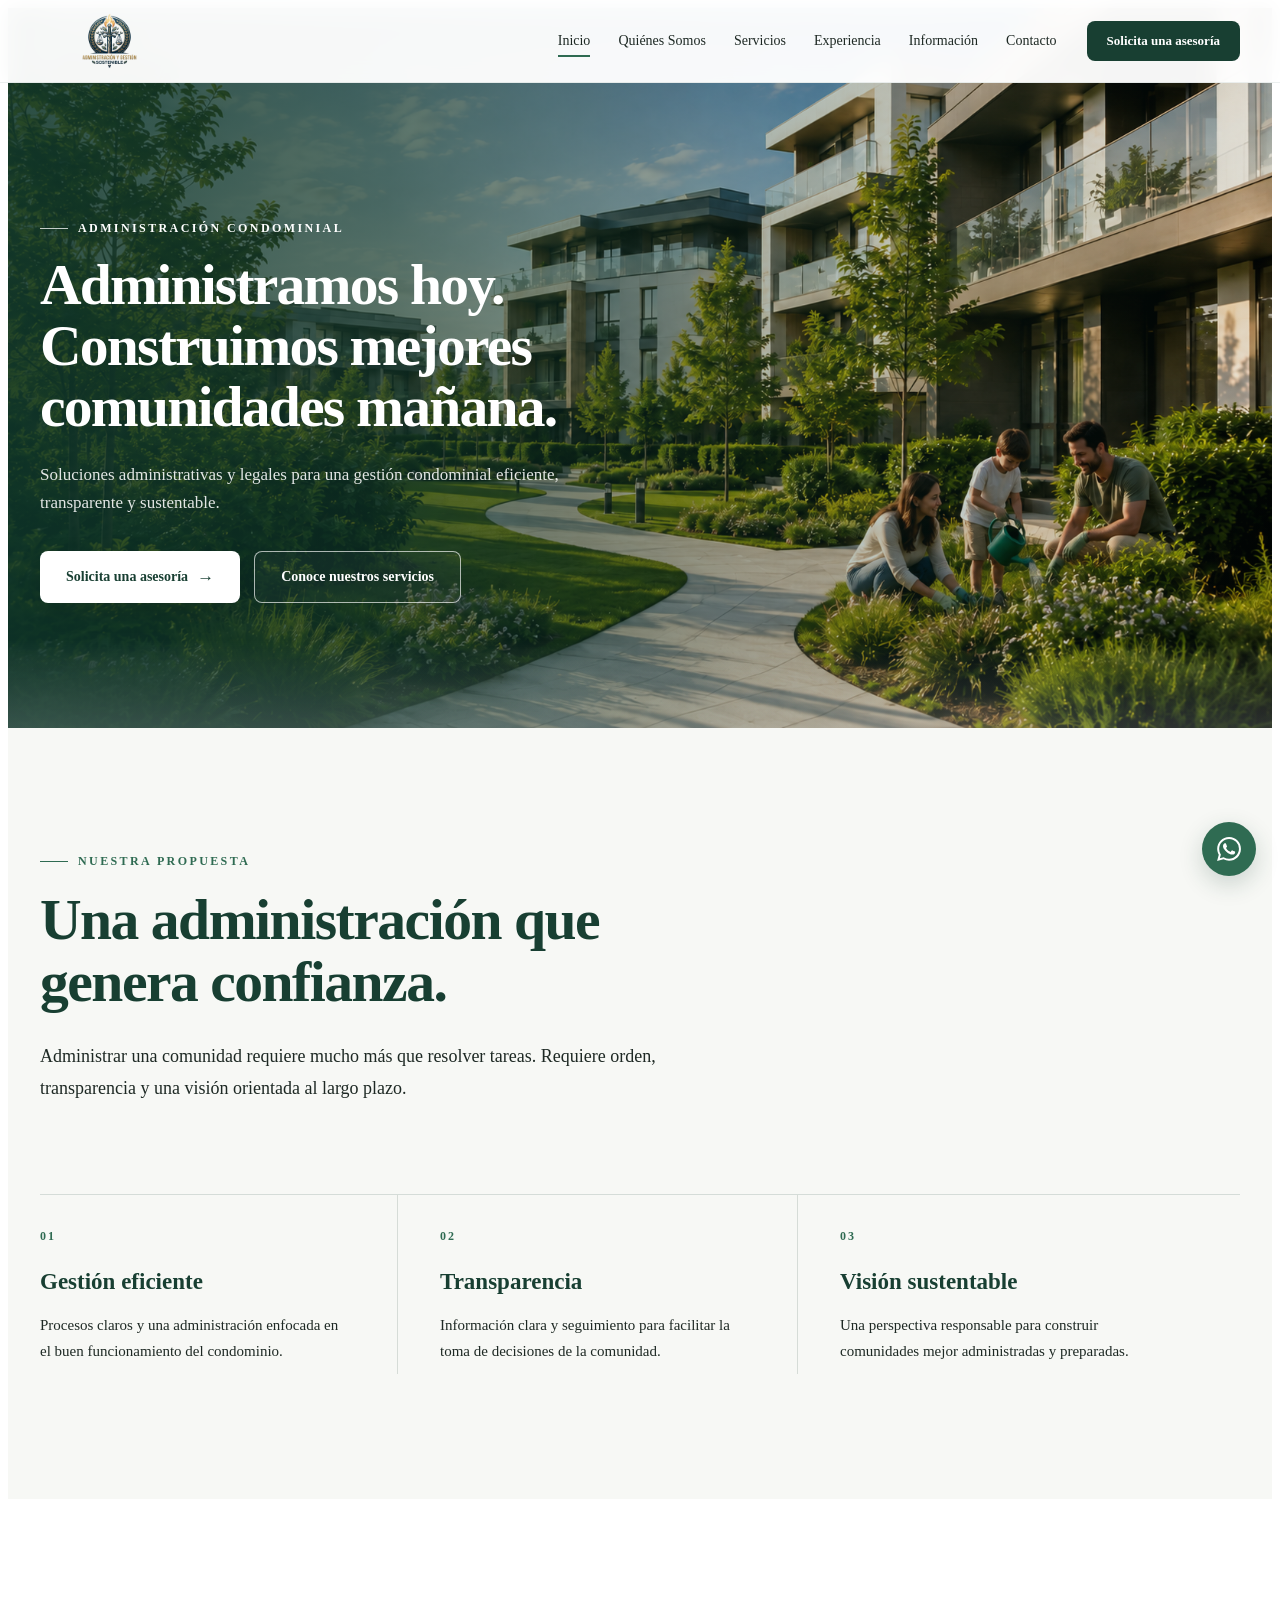
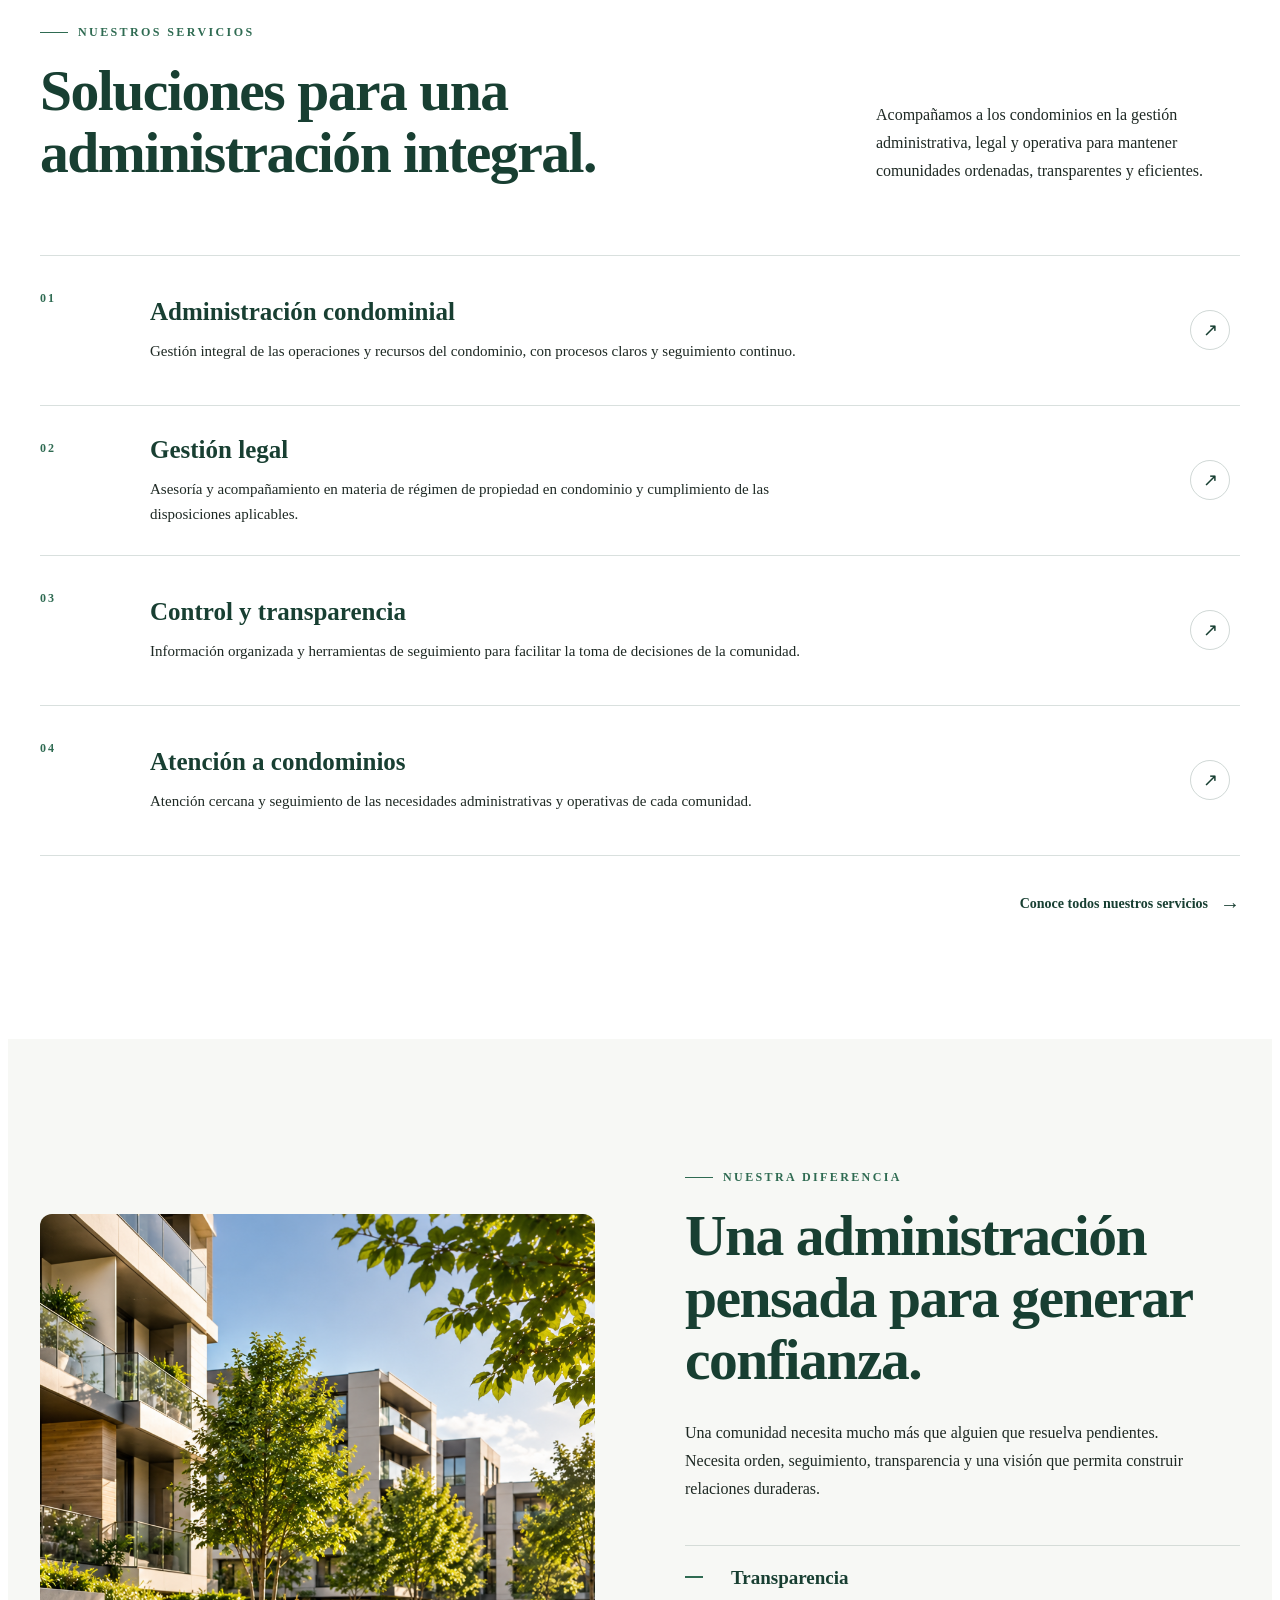
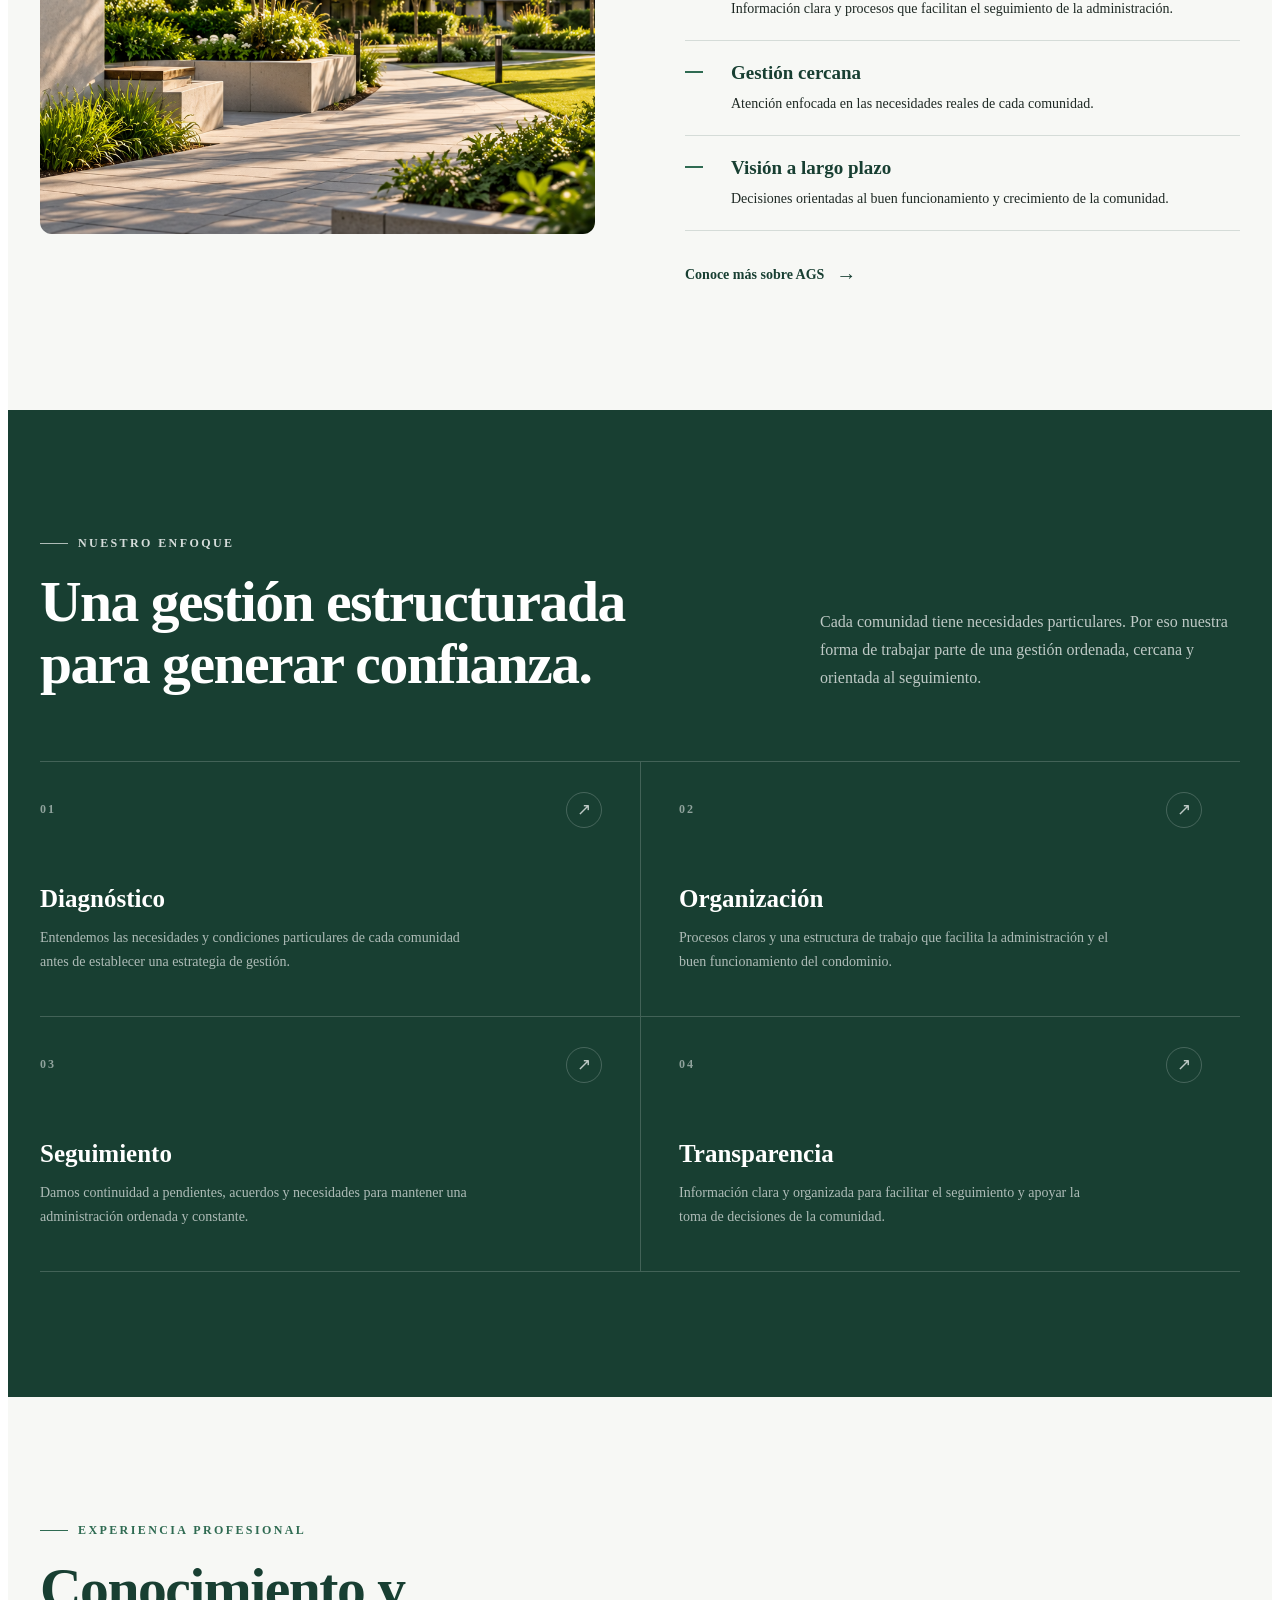
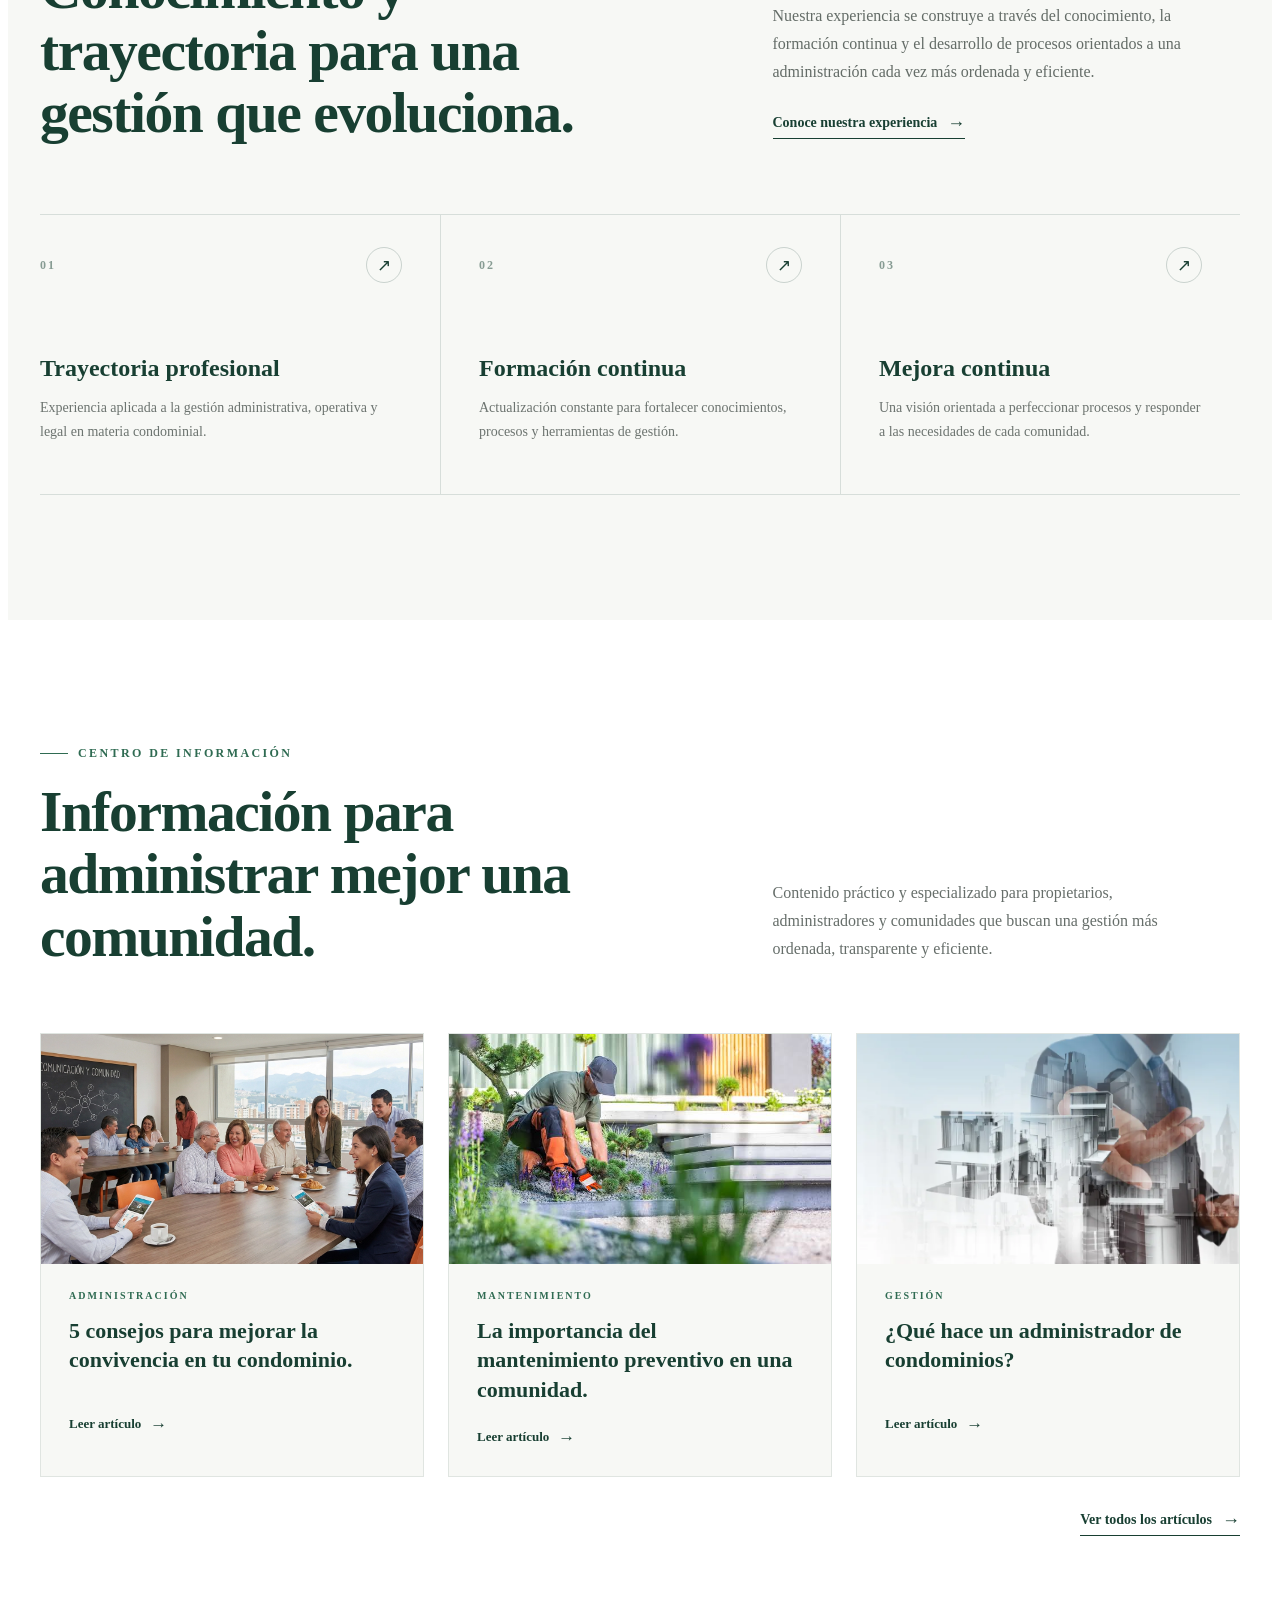
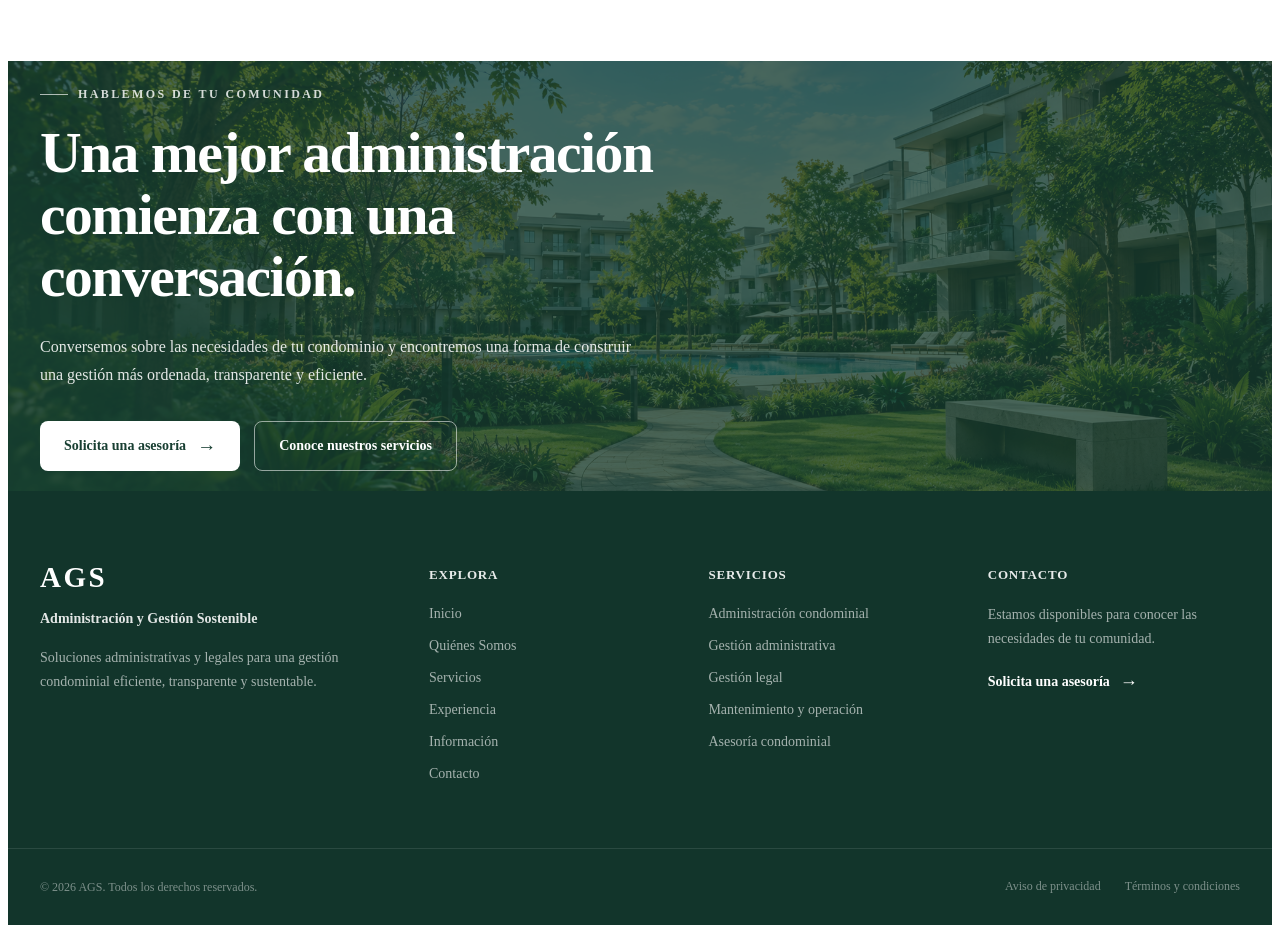
<file: index.html>
<!DOCTYPE html>
<html lang="es">

<head>
    <meta charset="UTF-8">
    <meta name="viewport" content="width=device-width, initial-scale=1.0">

    <title>ICS | Investigación Condominial Sustentable</title>

    <meta 
        name="description" 
        content="Soluciones administrativas y legales en materia de régimen de propiedad en condominio."
    >

    <link rel="stylesheet" href="css/styles.css">
    <link rel="stylesheet" href="css/responsive.css">
</head>

<body>

    <header class="site-header">

        <div class="header-container">

            <!-- Logo -->
            <a href="index.html" class="logo" aria-label="ICS - Inicio">
                <img
                    src="assets/images/logo/logoags.png"
                    alt="ICS — Investigación Condominial Sustentable"
                    class="logo-image"
                >
            </a>

            <!-- Navegación principal -->
            <nav class="main-nav" aria-label="Navegación principal">

                <a href="index.html" class="nav-link active">Inicio</a>

                <a href="pages/nosotros.html" class="nav-link">
                    Quiénes Somos
                </a>

                <a href="pages/servicios.html" class="nav-link">
                    Servicios
                </a>

                <a href="pages/experiencia.html" class="nav-link">
                    Experiencia
                </a>

                <a href="pages/informacion.html" class="nav-link">
                    Información
                </a>

                <a href="pages/contacto.html" class="nav-link">
                    Contacto
                </a>

            </nav>

            <!-- Botón de contacto -->
            <a href="pages/contacto.html" class="header-button">
                Solicita una asesoría
            </a>

            <!-- Botón menú móvil -->
            <button 
                class="menu-toggle" 
                aria-label="Abrir menú"
                aria-expanded="false"
            >
                <span></span>
                <span></span>
                <span></span>
            </button>

        </div>

    </header>

    <main>

        <!-- ========================================
                HERO
        ======================================== -->

        <section class="hero" id="inicio">

            <!-- Imagen / fondo del Hero -->
            <div class="hero-background">
                <div class="hero-overlay"></div>
            </div>

            <!-- Contenido -->
            <div class="hero-container">

                <div class="hero-content">

                    <span class="hero-eyebrow">
                        ADMINISTRACIÓN CONDOMINIAL
                    </span>

                    <h1>
                        Administramos hoy.
                        <br>
                        Construimos mejores
                        <br>
                        comunidades mañana.
                    </h1>

                    <p class="hero-description">
                        Soluciones administrativas y legales para una gestión
                        condominial eficiente, transparente y sustentable.
                    </p>

                    <div class="hero-actions">

                        <a href="pages/contacto.html" class="hero-button primary">
                            <span>Solicita una asesoría</span>
                            <span class="button-arrow" aria-hidden="true">→</span>
                        </a>

                        <a href="pages/servicios.html" class="hero-button secondary">
                            Conoce nuestros servicios
                        </a>

                    </div>

                </div>

            </div>

        </section>




        <section class="intro-section">
            <div class="intro-container">

                <div class="intro-heading">
                    <span class="section-eyebrow">NUESTRA PROPUESTA</span>

                    <h2>
                        Una administración
                        que genera confianza.
                    </h2>

                    <p>
                        Administrar una comunidad requiere mucho más que
                        resolver tareas. Requiere orden, transparencia y
                        una visión orientada al largo plazo.
                    </p>
                </div>

                <div class="intro-pillars">

                    <article class="intro-pillar">
                        <span class="pillar-number">01</span>

                        <h3>Gestión eficiente</h3>

                        <p>
                            Procesos claros y una administración enfocada
                            en el buen funcionamiento del condominio.
                        </p>
                    </article>

                    <article class="intro-pillar">
                        <span class="pillar-number">02</span>

                        <h3>Transparencia</h3>

                        <p>
                            Información clara y seguimiento para facilitar
                            la toma de decisiones de la comunidad.
                        </p>
                    </article>

                    <article class="intro-pillar">
                        <span class="pillar-number">03</span>

                        <h3>Visión sustentable</h3>

                        <p>
                            Una perspectiva responsable para construir
                            comunidades mejor administradas y preparadas.
                        </p>
                    </article>

                </div>

            </div>
        </section>



        <section class="services-section" id="servicios">

         <div class="services-container">

             <div class="services-intro">

                 <div class="services-heading">
                     <span class="section-eyebrow">NUESTROS SERVICIOS</span>

                     <h2>
                    Soluciones para una
                    administración integral.
                     </h2>
                 </div>

                 <div class="services-description">
                     <p>
                         Acompañamos a los condominios en la gestión
                         administrativa, legal y operativa para mantener
                         comunidades ordenadas, transparentes y eficientes.
                     </p>
                 </div>

             </div>


             <div class="services-list">

                 <article class="service-item">

                     <span class="service-number">01</span>

                     <div class="service-content">
                         <h3>Administración condominial</h3>

                         <p>
                        Gestión integral de las operaciones y recursos
                        del condominio, con procesos claros y seguimiento
                        continuo.
                         </p>
                     </div>

                     <span class="service-arrow">↗</span>

                 </article>


                 <article class="service-item">

                     <span class="service-number">02</span>

                     <div class="service-content">
                         <h3>Gestión legal</h3>

                         <p>
                             Asesoría y acompañamiento en materia de régimen
                             de propiedad en condominio y cumplimiento
                             de las disposiciones aplicables.
                         </p>
                     </div>

                     <span class="service-arrow">↗</span>

                 </article>


                 <article class="service-item">

                     <span class="service-number">03</span>

                     <div class="service-content">
                         <h3>Control y transparencia</h3>

                         <p>
                             Información organizada y herramientas de
                             seguimiento para facilitar la toma de decisiones
                             de la comunidad.
                         </p>
                     </div>

                     <span class="service-arrow">↗</span>

                 </article>


                 <article class="service-item">

                     <span class="service-number">04</span>

                     <div class="service-content">
                         <h3>Atención a condominios</h3>

                         <p>
                             Atención cercana y seguimiento de las necesidades
                             administrativas y operativas de cada comunidad.
                         </p>
                     </div>

                     <span class="service-arrow">↗</span>

                 </article>

             </div>


             <div class="services-action">

                 <a href="pages/servicios.html" class="services-link">
                     Conoce todos nuestros servicios
                     <span>→</span>
                 </a>

             </div>

         </div>

     </section>





     <section class="difference-section" id="diferencia">

         <div class="difference-container">

             <div class="difference-image">
                 <img
                     src="assets/images/diferencia/nuestra-diferencia2.png"
                     alt="Espacio residencial de una comunidad condominial"
                 >
             </div>


             <div class="difference-content">

                 <span class="section-eyebrow">
                     NUESTRA DIFERENCIA
                 </span>

                 <h2>
                     Una administración
                     pensada para generar
                     confianza.
                 </h2>

                 <p class="difference-intro">
                     Una comunidad necesita mucho más que alguien que
                     resuelva pendientes. Necesita orden, seguimiento,
                     transparencia y una visión que permita construir
                     relaciones duraderas.
                 </p>


                 <div class="difference-points">

                     <div class="difference-point">

                         <span class="difference-line"></span>

                         <div>
                             <h3>Transparencia</h3>

                             <p>
                                 Información clara y procesos que facilitan
                                 el seguimiento de la administración.
                             </p>
                         </div>

                     </div>


                     <div class="difference-point">

                         <span class="difference-line"></span>

                         <div>
                             <h3>Gestión cercana</h3>

                             <p>
                                 Atención enfocada en las necesidades reales
                                 de cada comunidad.
                             </p>
                         </div>

                     </div>


                     <div class="difference-point">

                         <span class="difference-line"></span>

                         <div>
                             <h3>Visión a largo plazo</h3>

                             <p>
                                 Decisiones orientadas al buen funcionamiento
                                 y crecimiento de la comunidad.
                             </p>
                         </div>

                     </div>

                 </div>


                 <a
                     href="pages/nosotros.html"
                     class="difference-link"
                 >
                     Conoce más sobre AGS
                     <span>→</span>
                 </a>

             </div>

         </div>

     </section>











     <section class="approach-section" id="enfoque">

         <div class="approach-container">

             <div class="approach-header">

                 <div class="approach-heading">

                     <span class="section-eyebrow">
                         NUESTRO ENFOQUE
                     </span>

                     <h2>
                         Una gestión estructurada
                         para generar confianza.
                     </h2>

                 </div>

                 <div class="approach-intro">

                     <p>
                         Cada comunidad tiene necesidades particulares.
                         Por eso nuestra forma de trabajar parte de una
                         gestión ordenada, cercana y orientada al seguimiento.
                     </p>

                 </div>

             </div>


             <div class="approach-grid">


                 <!-- 01 -->

                 <article class="approach-item">

                     <div class="approach-top">

                         <span class="approach-number">
                             01
                         </span>

                         <span class="approach-arrow" aria-hidden="true">
                             ↗
                         </span>

                     </div>

                     <div class="approach-content">

                         <h3>
                             Diagnóstico
                         </h3>

                         <p>
                             Entendemos las necesidades y condiciones
                             particulares de cada comunidad antes de
                             establecer una estrategia de gestión.
                         </p>

                     </div>

                 </article>


                 <!-- 02 -->

                 <article class="approach-item">

                     <div class="approach-top">

                         <span class="approach-number">
                             02
                         </span>

                         <span class="approach-arrow" aria-hidden="true">
                             ↗
                         </span>

                     </div>

                <div class="approach-content">

                         <h3>
                             Organización
                         </h3>

                         <p>
                             Procesos claros y una estructura de trabajo
                             que facilita la administración y el buen
                             funcionamiento del condominio.
                         </p>

                     </div>

                 </article>


                 <!-- 03 -->

                 <article class="approach-item">

                     <div class="approach-top">

                         <span class="approach-number">
                             03
                         </span>

                         <span class="approach-arrow" aria-hidden="true">
                             ↗
                         </span>

                     </div>

                     <div class="approach-content">

                         <h3>
                             Seguimiento
                         </h3>

                         <p>
                             Damos continuidad a pendientes, acuerdos y
                             necesidades para mantener una administración
                             ordenada y constante.
                         </p>

                     </div>

                 </article>


                 <!-- 04 -->

                 <article class="approach-item">

                     <div class="approach-top">

                         <span class="approach-number">
                             04
                         </span>

                         <span class="approach-arrow" aria-hidden="true">
                             ↗
                         </span>

                     </div>

                     <div class="approach-content">

                         <h3>
                             Transparencia
                         </h3>

                         <p>
                             Información clara y organizada para facilitar
                             el seguimiento y apoyar la toma de decisiones
                             de la comunidad.
                         </p>

                     </div>

                 </article>


             </div>

         </div>

     </section>







     <!-- =========================================
         EXPERIENCIA PROFESIONAL
     ========================================= -->

     <section class="experience-preview-section" id="experiencia">
         <div class="experience-preview-container">

             <div class="experience-preview-main">

                 <div class="experience-preview-heading">
                     <span class="section-eyebrow">EXPERIENCIA PROFESIONAL</span>

                     <h2>
                         Conocimiento y trayectoria
                         para una gestión que evoluciona.
                     </h2>
                 </div>

                 <div class="experience-preview-intro">
                     <p>
                         Nuestra experiencia se construye a través del conocimiento,
                         la formación continua y el desarrollo de procesos orientados
                         a una administración cada vez más ordenada y eficiente.
                     </p>

                     <a href="pages/experiencia.html" class="experience-preview-link">
                         Conoce nuestra experiencia
                         <span aria-hidden="true">→</span>
                     </a>
                 </div>

             </div>


             <div class="experience-preview-grid">

                 <article class="experience-preview-item">

                     <div class="experience-preview-top">
                         <span class="experience-preview-number">01</span>

                         <span class="experience-preview-icon" aria-hidden="true">
                             ↗
                         </span>
                     </div>

                     <div class="experience-preview-content">
                         <h3>Trayectoria profesional</h3>

                         <p>
                             Experiencia aplicada a la gestión administrativa,
                             operativa y legal en materia condominial.
                         </p>
                     </div>

                 </article>


                 <article class="experience-preview-item">

                     <div class="experience-preview-top">
                         <span class="experience-preview-number">02</span>

                         <span class="experience-preview-icon" aria-hidden="true">
                             ↗
                         </span>
                     </div>

                     <div class="experience-preview-content">
                         <h3>Formación continua</h3>

                         <p>
                             Actualización constante para fortalecer conocimientos,
                             procesos y herramientas de gestión.
                         </p>
                     </div>

                 </article>


                 <article class="experience-preview-item">

                     <div class="experience-preview-top">
                         <span class="experience-preview-number">03</span>

                         <span class="experience-preview-icon" aria-hidden="true">
                             ↗
                         </span>
                     </div>

                     <div class="experience-preview-content">
                         <h3>Mejora continua</h3>

                         <p>
                             Una visión orientada a perfeccionar procesos y responder
                             a las necesidades de cada comunidad.
                         </p>
                     </div>

                 </article>

             </div>

         </div>
     </section>







     <!-- =========================================
          CENTRO DE INFORMACIÓN
     ========================================= -->

     <section class="information-section" id="informacion">
         <div class="information-container">

             <div class="information-header">

                 <div class="information-heading">
                     <span class="section-eyebrow">
                         CENTRO DE INFORMACIÓN
                     </span>

                     <h2>
                         Información para administrar
                         mejor una comunidad.
                     </h2>
                 </div>

                 <div class="information-intro">
                     <p>
                         Contenido práctico y especializado para propietarios,
                         administradores y comunidades que buscan una gestión
                         más ordenada, transparente y eficiente.
                     </p>
                 </div>

             </div>


             <div class="information-grid">

                 <!-- ARTÍCULO 01 -->

                 <article class="information-card">

                     <a href="pages/informacion.html"
                        class="information-image"
                        aria-label="Leer artículo sobre convivencia en condominios">

                         <img
                             src="assets/images/informacion/administracion-condominial.webp"
                             alt="Administración y organización de un condominio"
                         >

                     </a>

                     <div class="information-content">

                         <span class="information-category">
                             ADMINISTRACIÓN
                         </span>

                         <h3>
                             5 consejos para mejorar la convivencia
                             en tu condominio.
                         </h3>

                         <a href="pages/informacion.html"
                            class="information-link">

                             Leer artículo
                             <span aria-hidden="true">→</span>

                         </a>

                     </div>

                 </article>


                 <!-- ARTÍCULO 02 -->

                 <article class="information-card">

                     <a href="pages/informacion.html"
                        class="information-image"
                        aria-label="Leer artículo sobre mantenimiento preventivo">

                         <img
                             src="assets/images/informacion/mantenimiento-preventivo2.jfif"
                             alt="Mantenimiento preventivo en espacios residenciales"
                         >

                     </a>

                     <div class="information-content">

                         <span class="information-category">
                             MANTENIMIENTO
                         </span>

                         <h3>
                             La importancia del mantenimiento
                             preventivo en una comunidad.
                         </h3>

                         <a href="pages/informacion.html"
                            class="information-link">

                             Leer artículo
                             <span aria-hidden="true">→</span>

                         </a>

                     </div>

                 </article>


                 <!-- ARTÍCULO 03 -->

                 <article class="information-card">

                     <a href="pages/informacion.html"
                        class="information-image"
                        aria-label="Leer artículo sobre administración de condominios">

                         <img
                             src="assets/images/informacion/administrador-condominio.webp"
                             alt="Gestión profesional de una comunidad residencial"
                         >

                     </a>

                     <div class="information-content">

                         <span class="information-category">
                             GESTIÓN
                         </span>

                         <h3>
                             ¿Qué hace un administrador
                             de condominios?
                         </h3>

                         <a href="pages/informacion.html"
                            class="information-link">

                             Leer artículo
                             <span aria-hidden="true">→</span>

                         </a>

                     </div>

                 </article>

             </div>


             <div class="information-footer">

                 <a href="pages/informacion.html"
                    class="information-all-link">

                     Ver todos los artículos

                     <span aria-hidden="true">→</span>

                 </a>

             </div>

         </div>
     </section>







     <section class="final-cta-section">

         <div class="final-cta-background" aria-hidden="true"></div>

         <div class="final-cta-container">

             <div class="final-cta-content">

                 <span class="section-eyebrow">
                     HABLEMOS DE TU COMUNIDAD
                 </span>

                 <h2>
                     Una mejor administración
                     comienza con una conversación.
                 </h2>

                 <p>
                     Conversemos sobre las necesidades de tu condominio
                     y encontremos una forma de construir una gestión
                     más ordenada, transparente y eficiente.
                 </p>

                 <div class="final-cta-actions">

                     <a
                         href="pages/contacto.html"
                         class="final-cta-button primary"
                     >
                         Solicita una asesoría
                         <span>→</span>
                     </a>

                     <a
                         href="pages/servicios.html"
                         class="final-cta-button secondary"
                     >
                         Conoce nuestros servicios
                     </a>

                 </div>

             </div>

         </div>

     </section>





    </main>


    <a
        href="https://wa.me/525618717104"
        class="whatsapp-float"
        target="_blank"
        rel="noopener noreferrer"
        aria-label="Contactar a ICS por WhatsApp"
    >
        <span class="whatsapp-icon" aria-hidden="true">
            <svg
                viewBox="0 0 24 24"
                role="img"
                focusable="false"
            >
                <path
                    d="M20.52 3.48A11.84 11.84 0 0 0 12.06 0
                    C5.52 0 .2 5.32.2 11.86c0 2.09.55 4.13
                    1.59 5.93L.1 24l6.35-1.66a11.85 11.85
                    0 0 0 5.61 1.42h.01c6.54 0 11.86-5.32
                    11.86-11.86 0-3.17-1.23-6.15-3.41-8.42z
                    M12.07 21.79h-.01a9.88 9.88 0 0 1-5.03-1.38
                    l-.36-.21-3.77.99 1.01-3.67-.23-.38a9.87
                    9.87 0 0 1-1.51-5.28c0-5.45 4.44-9.89
                    9.9-9.89 2.64 0 5.12 1.03 6.99 2.9
                    a9.83 9.83 0 0 1 2.9 7c0 5.47-4.44
                    9.92-9.89 9.92zm5.43-7.43c-.3-.15-1.77-.87
                    -2.04-.97-.27-.1-.47-.15-.67.15-.2.3-.77.97
                    -.94 1.17-.17.2-.35.22-.65.07-.3-.15-1.26
                    -.46-2.4-1.48-.89-.79-1.49-1.76-1.66-2.06
                    -.17-.3-.02-.46.13-.61.13-.13.3-.35.45-.52
                    .15-.17.2-.3.3-.5.1-.2.05-.37-.02-.52
                    -.07-.15-.67-1.61-.92-2.21-.24-.58-.49-.5
                    -.67-.51h-.57c-.2 0-.52.07-.79.37-.27.3-1.04
                    1.02-1.04 2.48s1.07 2.88 1.22 3.08c.15.2
                    2.1 3.21 5.08 4.5.71.31 1.27.5 1.7.64
                    .72.23 1.37.2 1.89.12.58-.09 1.77-.72
                    2.02-1.42.25-.7.25-1.3.17-1.42-.07-.12
                    -.27-.2-.57-.35z"
                />
            </svg>
        </span>
    </a>



    <button
        class="back-to-top"
        id="backToTop"
        aria-label="Volver al inicio"
    >
        ↑
    </button>


    <footer class="site-footer">
        <div class="footer-container">

            <!-- Bloque institucional -->
            <div class="footer-brand">
                <a href="index.html" class="footer-logo">AGS</a>

                <p class="footer-description">
                    Administración y Gestión Sostenible
                </p>

                <p class="footer-text">
                    Soluciones administrativas y legales para una gestión
                    condominial eficiente, transparente y sustentable.
                </p>
            </div>

            <!-- Navegación -->
            <div class="footer-column">
                <h3>Explora</h3>

                <nav class="footer-links" aria-label="Navegación del pie de página">
                    <a href="index.html">Inicio</a>
                    <a href="pages/nosotros.html">Quiénes Somos</a>
                    <a href="pages/servicios.html">Servicios</a>
                    <a href="pages/experiencia.html">Experiencia</a>
                    <a href="pages/informacion.html">Información</a>
                    <a href="pages/contacto.html">Contacto</a>
                </nav>
            </div>

            <!-- Servicios -->
            <div class="footer-column">
                <h3>Servicios</h3>

                <nav class="footer-links" aria-label="Servicios">
                    <a href="pages/servicios.html">Administración condominial</a>
                    <a href="pages/servicios.html">Gestión administrativa</a>
                    <a href="pages/servicios.html">Gestión legal</a>
                    <a href="pages/servicios.html">Mantenimiento y operación</a>
                    <a href="pages/servicios.html">Asesoría condominial</a>
                </nav>
            </div>

            <!-- Contacto -->
            <div class="footer-column footer-contact">
                <h3>Contacto</h3>

                <p>
                    Estamos disponibles para conocer las necesidades
                    de tu comunidad.
                </p>

                <a href="pages/contacto.html" class="footer-contact-link">
                    Solicita una asesoría
                    <span>→</span>
                </a>
            </div>

        </div>

        <!-- Parte inferior -->
        <div class="footer-bottom">
            <div class="footer-bottom-container">

                <p>
                    © 2026 AGS. Todos los derechos reservados.
                </p>

                <div class="footer-legal">
                    <a href="#">Aviso de privacidad</a>
                    <a href="#">Términos y condiciones</a>
                </div>

            </div>
        </div>
    </footer>

    <script src="js/main.js"></script>

</body>

</html>
</file>
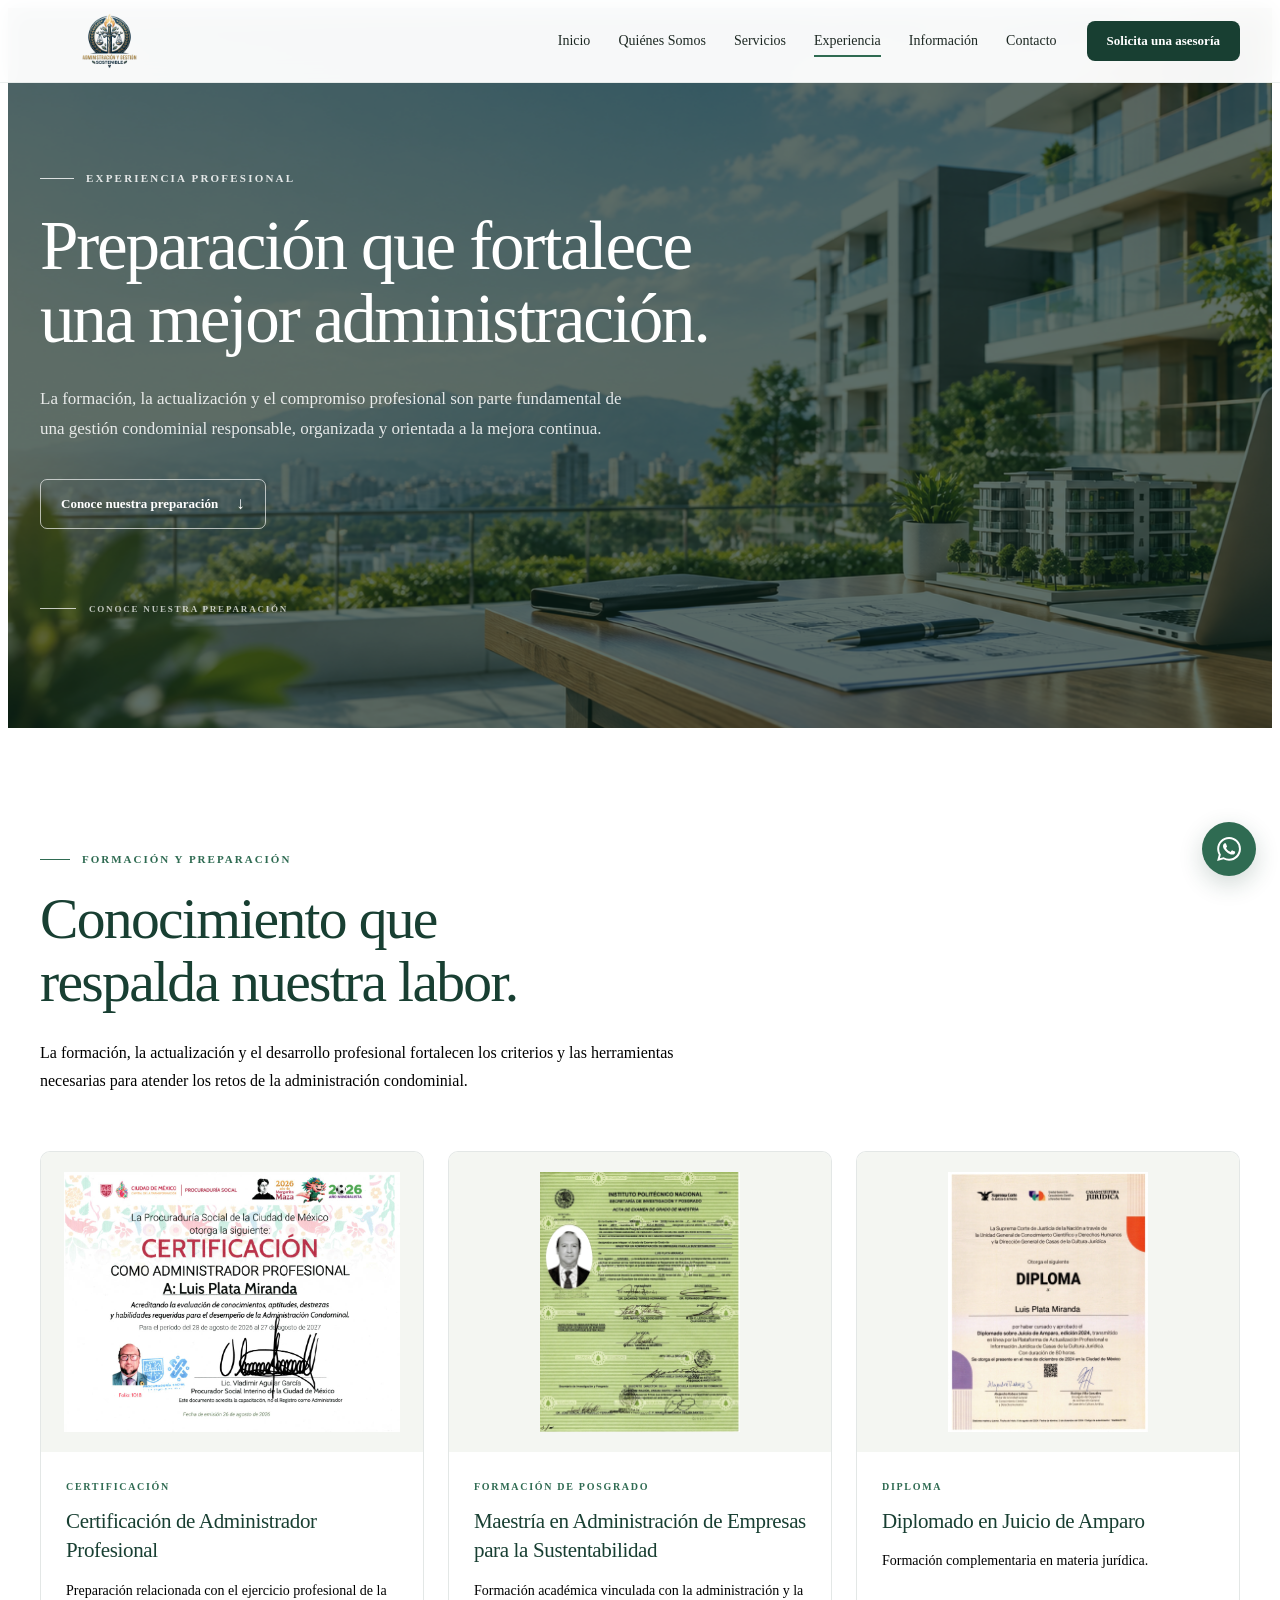
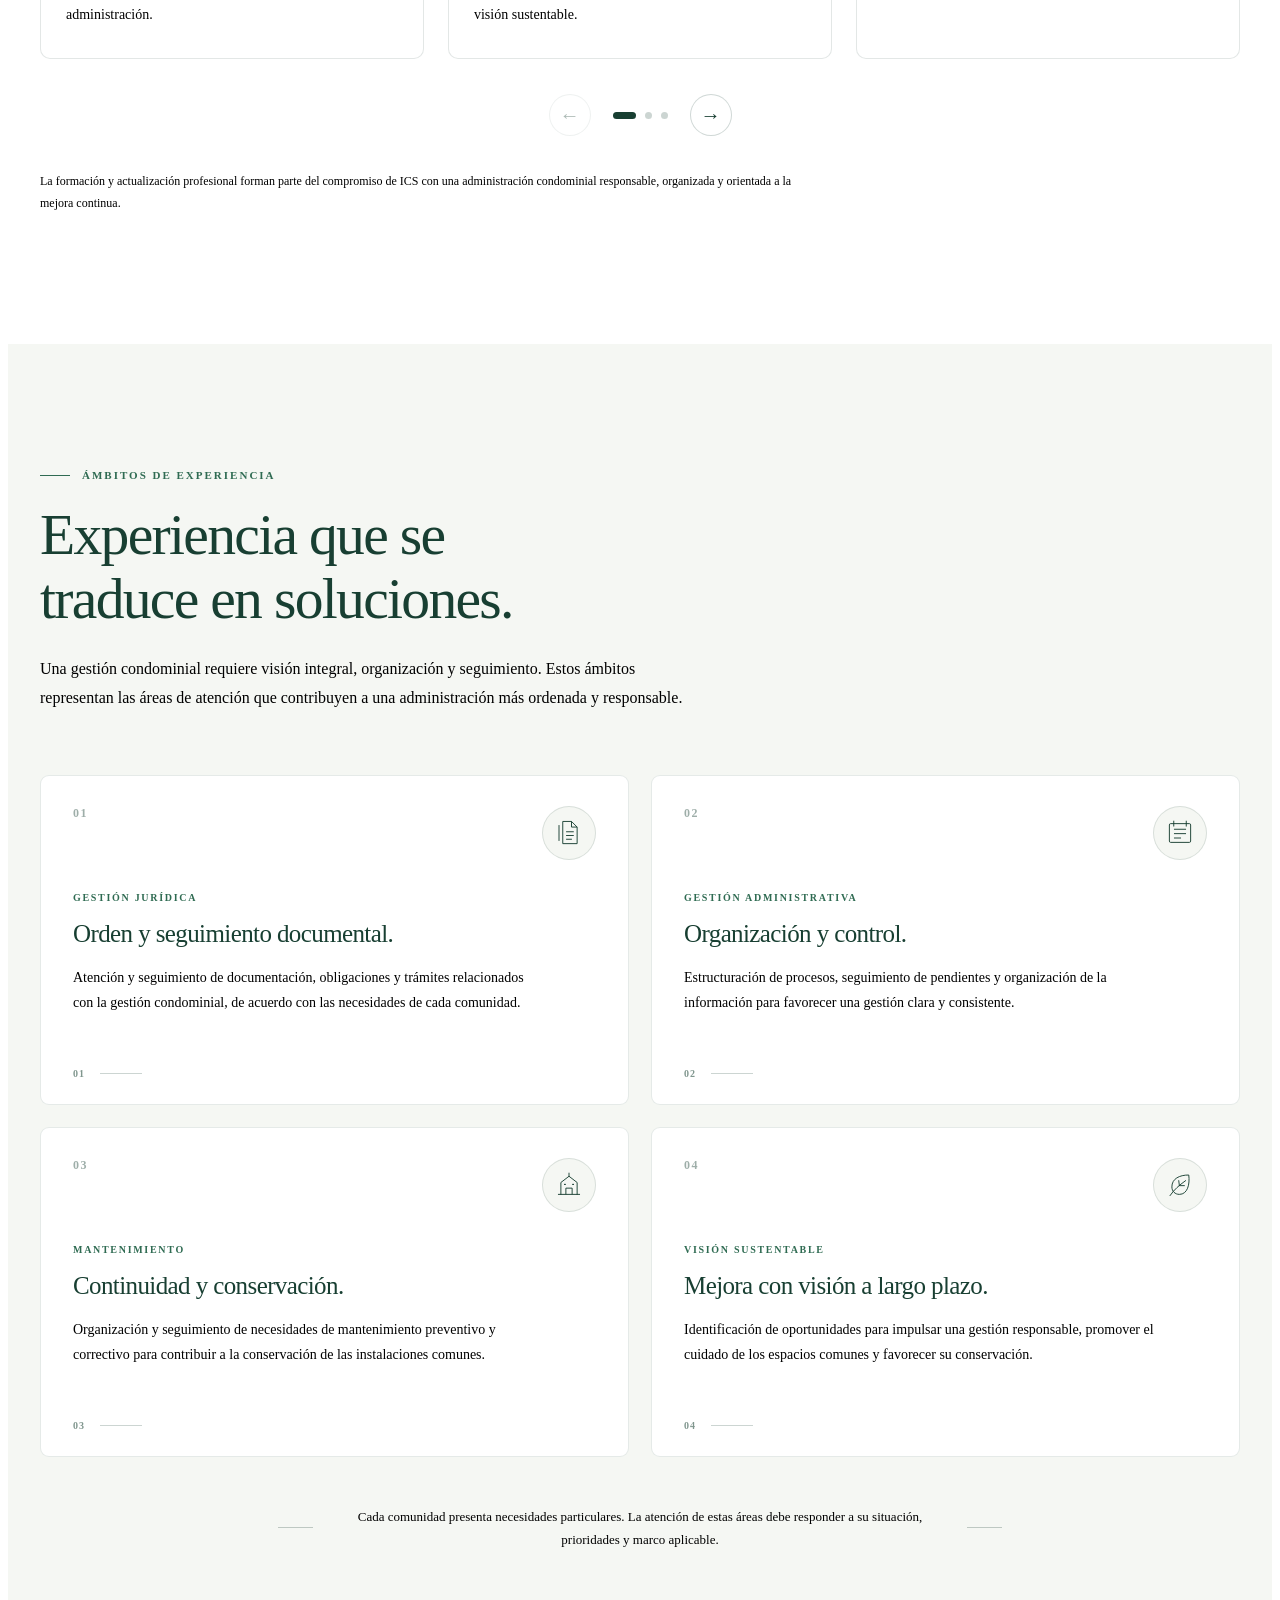
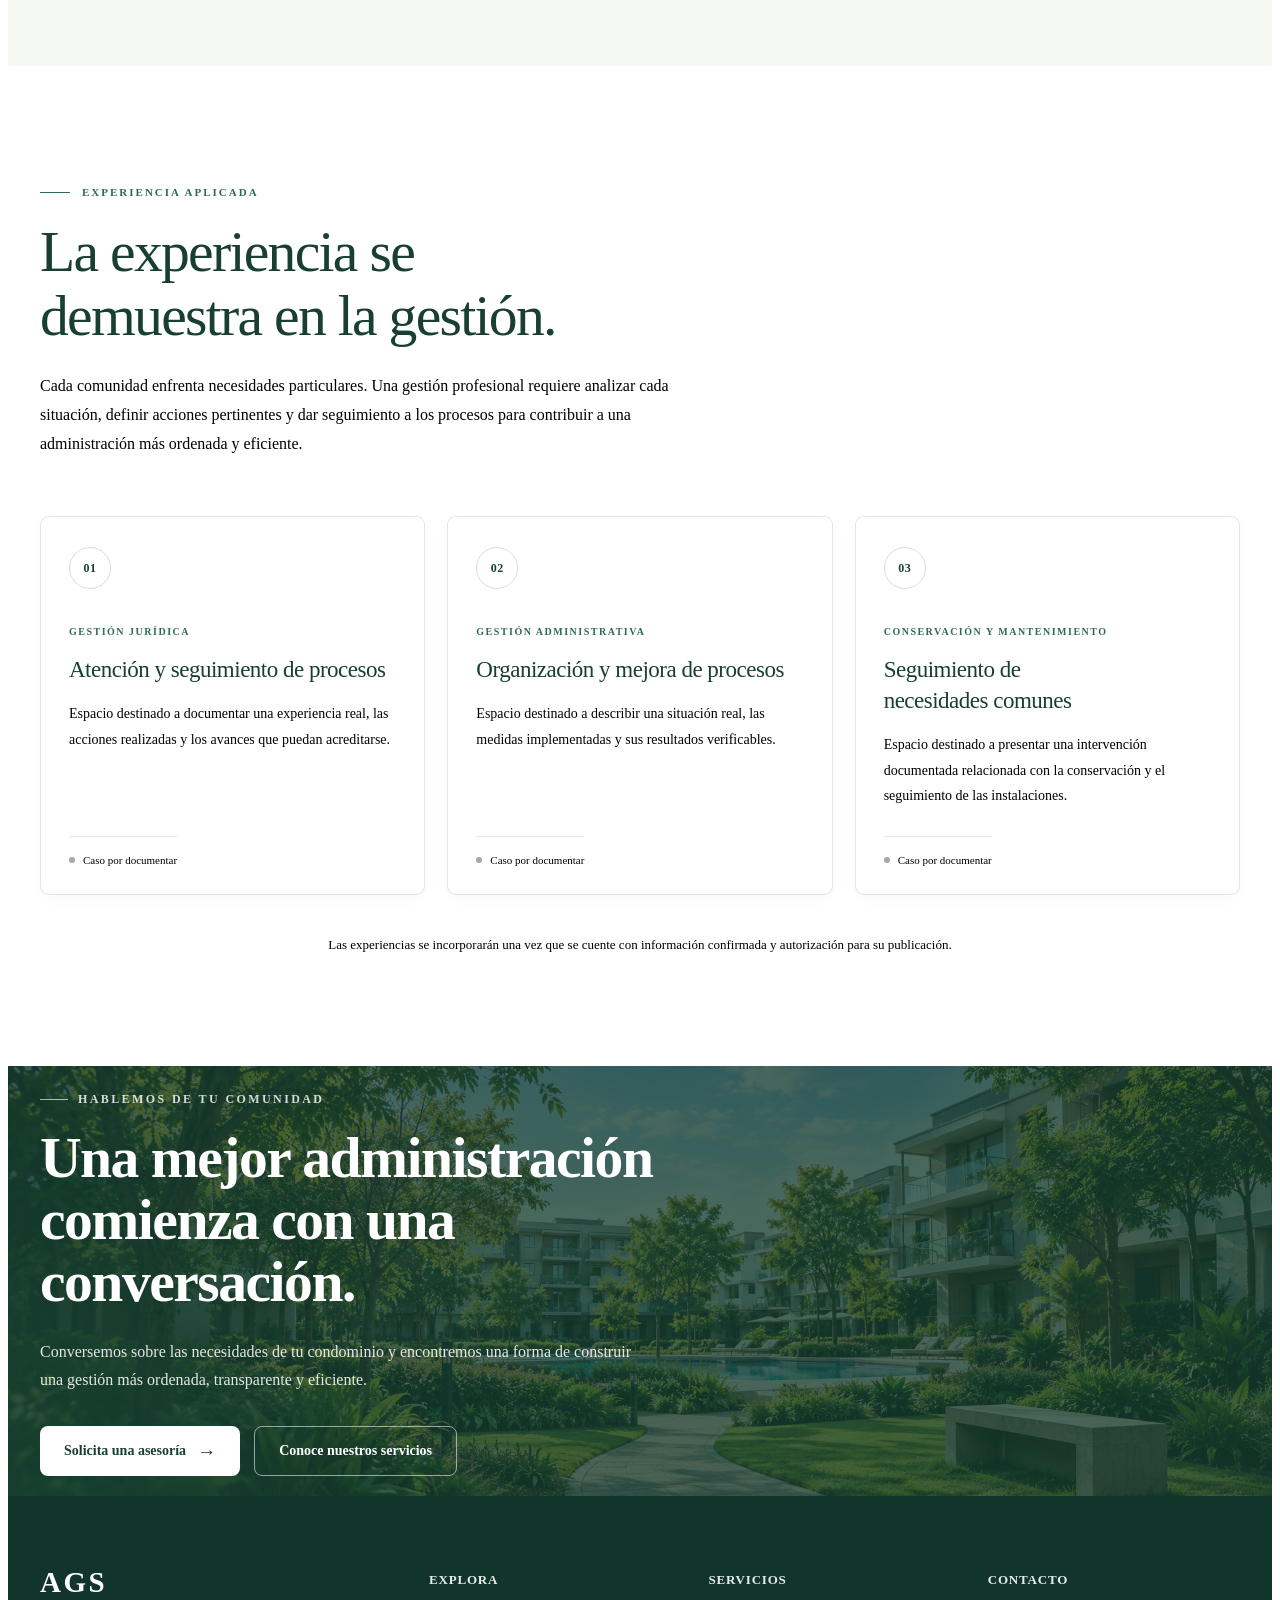
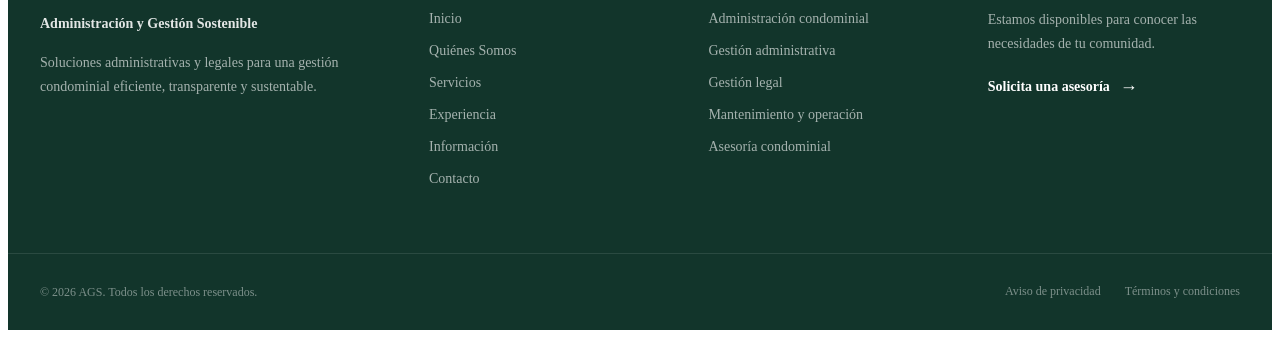
<file: pages/experiencia.html>
<!DOCTYPE html>
<html lang="es">

<head>
    <meta charset="UTF-8">
    <meta name="viewport" content="width=device-width, initial-scale=1.0">

    <title>Experiencia Profesional | ICS</title>

    <meta
        name="description"
        content="Conoce la formación, preparación y compromiso profesional de ICS para una administración condominial sustentable."
    >

    <meta name="theme-color" content="#ffffff">

    <link rel="stylesheet" href="../css/styles.css">
    <link rel="stylesheet" href="../css/responsive.css">
</head>

<body id="top">

    <!-- =====================================================
         HEADER / NAVEGACIÓN
         Mantener la estructura compartida con Home
         ===================================================== -->

    <header class="site-header">
        <div class="header-container">

            <a href="../index.html" class="logo" aria-label="ICS - Inicio">
                <img
                    src="../assets/images/logo/logoags.png"
                    alt="ICS — Investigación Condominial Sustentable"
                    class="logo-image"
                >
            </a>

            <nav class="main-nav" id="mainNav" aria-label="Navegación principal">
                <a href="../index.html" class="nav-link">Inicio</a>
                <a href="nosotros.html" class="nav-link">Quiénes Somos</a>
                <a href="servicios.html" class="nav-link">Servicios</a>
                <a href="experiencia.html" class="nav-link active" aria-current="page">Experiencia</a>
                <a href="informacion.html" class="nav-link">Información</a>
                <a href="contacto.html" class="nav-link">Contacto</a>
            </nav>

            <a href="contacto.html" class="header-button">
                Solicita una asesoría
            </a>

            <button
                class="menu-toggle"
                id="menuToggle"
                type="button"
                aria-label="Abrir menú de navegación"
                aria-controls="mainNav"
                aria-expanded="false"
            >
                <span></span>
                <span></span>
                <span></span>
            </button>

        </div>
    </header>


    <main>

        <!-- =====================================================
             01. HERO — EXPERIENCIA PROFESIONAL
             ===================================================== -->

        <section class="experience-hero" id="experiencia-hero">

            <div class="experience-hero-background" aria-hidden="true"></div>
            <div class="experience-hero-overlay" aria-hidden="true"></div>

            <div class="experience-hero-container">

                <div class="experience-hero-content">

                    <span class="experience-hero-eyebrow">
                        EXPERIENCIA PROFESIONAL
                    </span>

                    <h1>
                        Preparación que fortalece una mejor administración.
                    </h1>

                    <p>
                        La formación, la actualización y el compromiso profesional
                        son parte fundamental de una gestión condominial responsable,
                        organizada y orientada a la mejora continua.
                    </p>

                    <a href="#formacion-profesional" class="experience-hero-button">
                        Conoce nuestra preparación
                        <span aria-hidden="true">↓</span>
                    </a>

                </div>

                <div class="experience-hero-scroll" aria-hidden="true">
                    <span class="experience-hero-scroll-line"></span>
                    <span>CONOCE NUESTRA PREPARACIÓN</span>
                </div>

            </div>

        </section>


        <!-- Las siguientes secciones se agregarán una por una aquí. -->


        <!-- =====================================================
                02. FORMACIÓN Y PREPARACIÓN PROFESIONAL
                ===================================================== -->

        <section class="experience-formation" id="formacion-profesional">
            <div class="experience-formation-container">

                <div class="experience-formation-header reveal-on-scroll">
                    <span class="section-eyebrow">FORMACIÓN Y PREPARACIÓN</span>

                    <h2>Conocimiento que respalda nuestra labor.</h2>

                    <p>
                        La formación, la actualización y el desarrollo profesional
                        fortalecen los criterios y las herramientas necesarias para
                        atender los retos de la administración condominial.
                    </p>
                </div>

                <div class="experience-formation-carousel reveal-on-scroll"
                    id="experienceFormationCarousel">

                    <div class="experience-formation-track">

                        <!-- 1. Certificación profesional -->
                        <article class="experience-credential-card">
                            <div class="experience-credential-image">
                                <img
                                    src="../assets/images/experiencia/certificacionprofesional1.jpg"
                                    alt="Documento de certificación de administrador profesional"
                                    loading="lazy"
                                >
                            </div>

                            <div class="experience-credential-content">
                                <span class="experience-credential-type">
                                    CERTIFICACIÓN
                                </span>

                                <h3>Certificación de Administrador Profesional</h3>

                                <p>
                                    Preparación relacionada con el ejercicio
                                    profesional de la administración.
                                </p>
                            </div>
                        </article>

                        <!-- 2. Maestría -->
                        <article class="experience-credential-card">
                            <div class="experience-credential-image">
                                <img
                                    src="../assets/images/experiencia/maestria2.jpg"
                                    alt="Acta de examen de grado correspondiente a estudios de maestría"
                                    loading="lazy"
                                >
                            </div>

                            <div class="experience-credential-content">
                                <span class="experience-credential-type">
                                    FORMACIÓN DE POSGRADO
                                </span>

                                <h3>Maestría en Administración de Empresas para la Sustentabilidad</h3>

                                <p>
                                    Formación académica vinculada con la administración
                                    y la visión sustentable.
                                </p>
                            </div>
                        </article>

                        <!-- 3. Juicio de Amparo -->
                        <article class="experience-credential-card">
                            <div class="experience-credential-image">
                                <img
                                    src="../assets/images/experiencia/diplomadojuicioamparo3.jpg"
                                    alt="Diploma de formación en Juicio de Amparo"
                                    loading="lazy"
                                >
                            </div>

                            <div class="experience-credential-content">
                                <span class="experience-credential-type">
                                    DIPLOMA
                                </span>

                                <h3>Diplomado en Juicio de Amparo</h3>

                                <p>
                                    Formación complementaria en materia jurídica.
                                </p>
                            </div>
                        </article>

                        <!-- 4. Protección de la Naturaleza -->
                        <article class="experience-credential-card">
                            <div class="experience-credential-image">
                                <img
                                    src="../assets/images/experiencia/diplomaproteccionnaturaleza4.jpg"
                                    alt="Diploma de formación en protección de la naturaleza"
                                    loading="lazy"
                                >
                            </div>

                            <div class="experience-credential-content">
                                <span class="experience-credential-type">
                                    DIPLOMA
                                </span>

                                <h3>Protección de la Naturaleza</h3>

                                <p>
                                    Formación complementaria relacionada con el
                                    cuidado ambiental y la sustentabilidad.
                                </p>
                            </div>
                        </article>

                        <!-- 5. Masterclass -->
                        <article class="experience-credential-card">
                            <div class="experience-credential-image">
                                <img
                                    src="../assets/images/experiencia/constanciamasterclass5.jpg"
                                    alt="Constancia de participación en ciclo de Masterclass"
                                    loading="lazy"
                                >
                            </div>

                            <div class="experience-credential-content">
                                <span class="experience-credential-type">
                                    CAPACITACIÓN
                                </span>

                                <h3>Participación en Masterclass</h3>

                                <p>
                                    Evidencia de participación en actividades
                                    de actualización profesional.
                                </p>
                            </div>
                        </article>

                    </div>
                </div>

                <div class="experience-formation-controls"
                    aria-label="Controles de las credenciales">

                    <button
                        class="experience-formation-arrow"
                        id="experienceFormationPrev"
                        type="button"
                        aria-label="Mostrar credenciales anteriores"
                        disabled
                    >
                        <span aria-hidden="true">←</span>
                    </button>

                    <div class="experience-formation-pagination"
                        id="experienceFormationPagination"
                        aria-label="Seleccionar credencial">
                    </div>

                    <button
                        class="experience-formation-arrow"
                        id="experienceFormationNext"
                        type="button"
                        aria-label="Mostrar más credenciales"
                    >
                        <span aria-hidden="true">→</span>
                    </button>

                </div>

                <p class="experience-formation-note reveal-on-scroll">
                    La formación y actualización profesional forman parte del
                    compromiso de ICS con una administración condominial responsable,
                    organizada y orientada a la mejora continua.
                </p>

            </div>
        </section>






        <!-- =========================================
             EXPERIENCIA PROFESIONAL - ÁMBITOS DE GESTIÓN
        ========================================= -->

        <section class="experience-areas" id="ambitos-experiencia">
            <div class="experience-areas-container">

                <div class="experience-areas-header reveal-on-scroll">
                    <span class="section-eyebrow">
                        ÁMBITOS DE EXPERIENCIA
                    </span>

                    <h2>
                        Experiencia que se traduce en soluciones.
                    </h2>

                    <p>
                        Una gestión condominial requiere visión integral,
                        organización y seguimiento. Estos ámbitos representan
                        las áreas de atención que contribuyen a una administración
                        más ordenada y responsable.
                    </p>
                </div>

                <div class="experience-areas-grid">

                    <!-- Ámbito 1 -->
                    <article class="experience-area-card reveal-on-scroll">
                        <div class="experience-area-top">
                            <span class="experience-area-number">01</span>

                            <div class="experience-area-icon" aria-hidden="true">
                                <svg viewBox="0 0 48 48" fill="none">
                                    <path d="M14 5.5H28L37 14.5V41H14V5.5Z"
                                          stroke="currentColor"
                                          stroke-width="1.5"
                                          stroke-linejoin="round"/>
                                    <path d="M28 5.5V14.5H37"
                                          stroke="currentColor"
                                          stroke-width="1.5"
                                          stroke-linejoin="round"/>
                                    <path d="M20 22H31M20 28H31M20 34H28"
                                          stroke="currentColor"
                                          stroke-width="1.5"
                                          stroke-linecap="round"/>
                                    <path d="M8 12V36"
                                          stroke="currentColor"
                                          stroke-width="1.5"
                                          stroke-linecap="round"/>
                                </svg>
                            </div>
                        </div>

                        <div class="experience-area-content">
                            <span class="experience-area-category">
                                GESTIÓN JURÍDICA
                            </span>

                            <h3>Orden y seguimiento documental.</h3>

                            <p>
                                Atención y seguimiento de documentación, obligaciones
                                y trámites relacionados con la gestión condominial,
                                de acuerdo con las necesidades de cada comunidad.
                            </p>
                        </div>

                        <div class="experience-area-bottom">
                            <span>01</span>
                            <span class="experience-area-line"></span>
                        </div>
                    </article>

                    <!-- Ámbito 2 -->
                    <article class="experience-area-card reveal-on-scroll">
                        <div class="experience-area-top">
                            <span class="experience-area-number">02</span>

                            <div class="experience-area-icon" aria-hidden="true">
                                <svg viewBox="0 0 48 48" fill="none">
                                    <rect x="7" y="9" width="34" height="30" rx="2"
                                          stroke="currentColor"
                                          stroke-width="1.5"/>
                                    <path d="M15 18H33M15 25H33M15 32H25"
                                          stroke="currentColor"
                                          stroke-width="1.5"
                                          stroke-linecap="round"/>
                                    <path d="M14 5V13M34 5V13"
                                          stroke="currentColor"
                                          stroke-width="1.5"
                                          stroke-linecap="round"/>
                                </svg>
                            </div>
                        </div>

                        <div class="experience-area-content">
                            <span class="experience-area-category">
                                GESTIÓN ADMINISTRATIVA
                            </span>

                            <h3>Organización y control.</h3>

                            <p>
                                Estructuración de procesos, seguimiento de pendientes
                                y organización de la información para favorecer una
                                gestión clara y consistente.
                            </p>
                        </div>

                        <div class="experience-area-bottom">
                            <span>02</span>
                            <span class="experience-area-line"></span>
                        </div>
                    </article>

                    <!-- Ámbito 3 -->
                    <article class="experience-area-card reveal-on-scroll">
                        <div class="experience-area-top">
                            <span class="experience-area-number">03</span>

                            <div class="experience-area-icon" aria-hidden="true">
                                <svg viewBox="0 0 48 48" fill="none">
                                    <path d="M7 39H41M11 39V20L24 10L37 20V39"
                                          stroke="currentColor"
                                          stroke-width="1.5"
                                          stroke-linecap="round"
                                          stroke-linejoin="round"/>
                                    <path d="M19 39V29H29V39"
                                          stroke="currentColor"
                                          stroke-width="1.5"
                                          stroke-linejoin="round"/>
                                    <path d="M17 23H18M30 23H31"
                                          stroke="currentColor"
                                          stroke-width="2"
                                          stroke-linecap="round"/>
                                    <path d="M24 5V10"
                                          stroke="currentColor"
                                          stroke-width="1.5"
                                          stroke-linecap="round"/>
                                </svg>
                            </div>
                        </div>

                        <div class="experience-area-content">
                            <span class="experience-area-category">
                                MANTENIMIENTO
                            </span>

                            <h3>Continuidad y conservación.</h3>

                            <p>
                                Organización y seguimiento de necesidades de
                                mantenimiento preventivo y correctivo para contribuir
                                a la conservación de las instalaciones comunes.
                            </p>
                        </div>

                        <div class="experience-area-bottom">
                            <span>03</span>
                            <span class="experience-area-line"></span>
                        </div>
                    </article>

                    <!-- Ámbito 4 -->
                    <article class="experience-area-card reveal-on-scroll">
                        <div class="experience-area-top">
                            <span class="experience-area-number">04</span>

                            <div class="experience-area-icon" aria-hidden="true">
                                <svg viewBox="0 0 48 48" fill="none">
                                    <path d="M38 8C23 8 11 14 11 27C11 34 16 39 23 39C36 39 40 23 38 8Z"
                                          stroke="currentColor"
                                          stroke-width="1.5"
                                          stroke-linejoin="round"/>
                                    <path d="M8 41C15 31 22 25 33 17"
                                          stroke="currentColor"
                                          stroke-width="1.5"
                                          stroke-linecap="round"/>
                                    <path d="M23 25L22 17M23 25L31 25"
                                          stroke="currentColor"
                                          stroke-width="1.5"
                                          stroke-linecap="round"
                                          stroke-linejoin="round"/>
                                </svg>
                            </div>
                        </div>

                        <div class="experience-area-content">
                            <span class="experience-area-category">
                                VISIÓN SUSTENTABLE
                            </span>

                            <h3>Mejora con visión a largo plazo.</h3>

                            <p>
                                Identificación de oportunidades para impulsar una
                                gestión responsable, promover el cuidado de los
                                espacios comunes y favorecer su conservación.
                            </p>
                        </div>

                        <div class="experience-area-bottom">
                            <span>04</span>
                            <span class="experience-area-line"></span>
                        </div>
                    </article>

                </div>

                <div class="experience-areas-closing reveal-on-scroll">
                    <span class="experience-areas-closing-line"></span>

                    <p>
                        Cada comunidad presenta necesidades particulares.
                        La atención de estas áreas debe responder a su situación,
                        prioridades y marco aplicable.
                    </p>

                    <span class="experience-areas-closing-line"></span>
                </div>

            </div>
        </section>








        <!-- EXPERIENCIAS DE GESTIÓN -->
        <section class="experience-cases" id="experiencias-gestion">
            <div class="experience-cases-container">

                <div class="experience-cases-header reveal-on-scroll">
                    <span class="section-eyebrow">EXPERIENCIA APLICADA</span>

                    <h2>La experiencia se demuestra en la gestión.</h2>

                    <p>
                        Cada comunidad enfrenta necesidades particulares. Una gestión
                        profesional requiere analizar cada situación, definir acciones
                        pertinentes y dar seguimiento a los procesos para contribuir
                        a una administración más ordenada y eficiente.
                    </p>
                </div>

                <div class="experience-cases-grid">

                    <!-- CASO 1: CONTENIDO PENDIENTE -->
                    <article class="experience-case-card reveal-on-scroll">
                        <div class="experience-case-number">01</div>

                        <div class="experience-case-content">
                            <span class="experience-case-category">
                                GESTIÓN JURÍDICA
                            </span>

                            <h3>Atención y seguimiento de procesos</h3>

                            <p>
                                Espacio destinado a documentar una experiencia real,
                                las acciones realizadas y los avances que puedan
                                acreditarse.
                            </p>
                        </div>

                        <span class="experience-case-status">
                            Caso por documentar
                        </span>
                    </article>

                    <!-- CASO 2: CONTENIDO PENDIENTE -->
                    <article class="experience-case-card reveal-on-scroll">
                        <div class="experience-case-number">02</div>

                        <div class="experience-case-content">
                            <span class="experience-case-category">
                                GESTIÓN ADMINISTRATIVA
                            </span>

                            <h3>Organización y mejora de procesos</h3>

                            <p>
                                Espacio destinado a describir una situación real,
                                las medidas implementadas y sus resultados
                                verificables.
                            </p>
                        </div>

                        <span class="experience-case-status">
                            Caso por documentar
                        </span>
                    </article>

                    <!-- CASO 3: CONTENIDO PENDIENTE -->
                    <article class="experience-case-card reveal-on-scroll">
                        <div class="experience-case-number">03</div>

                        <div class="experience-case-content">
                            <span class="experience-case-category">
                                CONSERVACIÓN Y MANTENIMIENTO
                            </span>

                            <h3>Seguimiento de necesidades comunes</h3>

                            <p>
                                Espacio destinado a presentar una intervención
                                documentada relacionada con la conservación
                                y el seguimiento de las instalaciones.
                            </p>
                        </div>

                        <span class="experience-case-status">
                            Caso por documentar
                        </span>
                    </article>

                </div>

                <div class="experience-cases-note reveal-on-scroll">
                    Las experiencias se incorporarán una vez que se cuente con
                    información confirmada y autorización para su publicación.
                </div>

            </div>
        </section>
        <!-- FIN EXPERIENCIAS DE GESTIÓN -->






        <!-- =====================================================
             CTA FINAL — ESTRUCTURA DE HOME
             ===================================================== -->

        <section class="final-cta-section">

            <div class="final-cta-background" aria-hidden="true"></div>

            <div class="final-cta-container">

                <div class="final-cta-content">

                    <span class="section-eyebrow">
                        HABLEMOS DE TU COMUNIDAD
                    </span>

                    <h2>
                        Una mejor administración comienza con una conversación.
                    </h2>

                    <p>
                        Conversemos sobre las necesidades de tu condominio y
                        encontremos una forma de construir una gestión más
                        ordenada, transparente y eficiente.
                    </p>

                    <div class="final-cta-actions">

                        <a href="contacto.html" class="final-cta-button primary">
                            Solicita una asesoría
                            <span aria-hidden="true">→</span>
                        </a>

                        <a href="servicios.html" class="final-cta-button secondary">
                            Conoce nuestros servicios
                        </a>

                    </div>

                </div>

            </div>

        </section>

    </main>





    <a
        href="https://wa.me/525618717104"
        class="whatsapp-float"
        target="_blank"
        rel="noopener noreferrer"
        aria-label="Contactar a ICS por WhatsApp"
    >
        <span class="whatsapp-icon" aria-hidden="true">
            <svg
                viewBox="0 0 24 24"
                role="img"
                focusable="false"
            >
                <path
                    d="M20.52 3.48A11.84 11.84 0 0 0 12.06 0
                    C5.52 0 .2 5.32.2 11.86c0 2.09.55 4.13
                    1.59 5.93L.1 24l6.35-1.66a11.85 11.85
                    0 0 0 5.61 1.42h.01c6.54 0 11.86-5.32
                    11.86-11.86 0-3.17-1.23-6.15-3.41-8.42z
                    M12.07 21.79h-.01a9.88 9.88 0 0 1-5.03-1.38
                    l-.36-.21-3.77.99 1.01-3.67-.23-.38a9.87
                    9.87 0 0 1-1.51-5.28c0-5.45 4.44-9.89
                    9.9-9.89 2.64 0 5.12 1.03 6.99 2.9
                    a9.83 9.83 0 0 1 2.9 7c0 5.47-4.44
                    9.92-9.89 9.92zm5.43-7.43c-.3-.15-1.77-.87
                    -2.04-.97-.27-.1-.47-.15-.67.15-.2.3-.77.97
                    -.94 1.17-.17.2-.35.22-.65.07-.3-.15-1.26
                    -.46-2.4-1.48-.89-.79-1.49-1.76-1.66-2.06
                    -.17-.3-.02-.46.13-.61.13-.13.3-.35.45-.52
                    .15-.17.2-.3.3-.5.1-.2.05-.37-.02-.52
                    -.07-.15-.67-1.61-.92-2.21-.24-.58-.49-.5
                    -.67-.51h-.57c-.2 0-.52.07-.79.37-.27.3-1.04
                    1.02-1.04 2.48s1.07 2.88 1.22 3.08c.15.2
                    2.1 3.21 5.08 4.5.71.31 1.27.5 1.7.64
                    .72.23 1.37.2 1.89.12.58-.09 1.77-.72
                    2.02-1.42.25-.7.25-1.3.17-1.42-.07-.12
                    -.27-.2-.57-.35z"
                />
            </svg>
        </span>
    </a>



    <button
        class="back-to-top"
        id="backToTop"
        aria-label="Volver al inicio"
    >
        ↑
    </button>







    <!-- =====================================================
         FOOTER
         ===================================================== -->

    <footer class="site-footer">
        <div class="footer-container">

            <!-- Bloque institucional -->
            <div class="footer-brand">
                <a href="index.html" class="footer-logo">AGS</a>

                <p class="footer-description">
                    Administración y Gestión Sostenible
                </p>

                <p class="footer-text">
                    Soluciones administrativas y legales para una gestión
                    condominial eficiente, transparente y sustentable.
                </p>
            </div>

            <!-- Navegación -->
            <div class="footer-column">
                <h3>Explora</h3>

                <nav class="footer-links" aria-label="Navegación del pie de página">
                    <a href="index.html">Inicio</a>
                    <a href="pages/nosotros.html">Quiénes Somos</a>
                    <a href="pages/servicios.html">Servicios</a>
                    <a href="pages/experiencia.html">Experiencia</a>
                    <a href="pages/informacion.html">Información</a>
                    <a href="pages/contacto.html">Contacto</a>
                </nav>
            </div>

            <!-- Servicios -->
            <div class="footer-column">
                <h3>Servicios</h3>

                <nav class="footer-links" aria-label="Servicios">
                    <a href="pages/servicios.html">Administración condominial</a>
                    <a href="pages/servicios.html">Gestión administrativa</a>
                    <a href="pages/servicios.html">Gestión legal</a>
                    <a href="pages/servicios.html">Mantenimiento y operación</a>
                    <a href="pages/servicios.html">Asesoría condominial</a>
                </nav>
            </div>

            <!-- Contacto -->
            <div class="footer-column footer-contact">
                <h3>Contacto</h3>

                <p>
                    Estamos disponibles para conocer las necesidades
                    de tu comunidad.
                </p>

                <a href="pages/contacto.html" class="footer-contact-link">
                    Solicita una asesoría
                    <span>→</span>
                </a>
            </div>

        </div>

        <!-- Parte inferior -->
        <div class="footer-bottom">
            <div class="footer-bottom-container">

                <p>
                    © 2026 AGS. Todos los derechos reservados.
                </p>

                <div class="footer-legal">
                    <a href="#">Aviso de privacidad</a>
                    <a href="#">Términos y condiciones</a>
                </div>

            </div>
        </div>
    </footer>


    <!-- =====================================================
         JAVASCRIPT COMPARTIDO
         ===================================================== -->

    <script src="../js/main.js"></script>

</body>
</html>
</file>
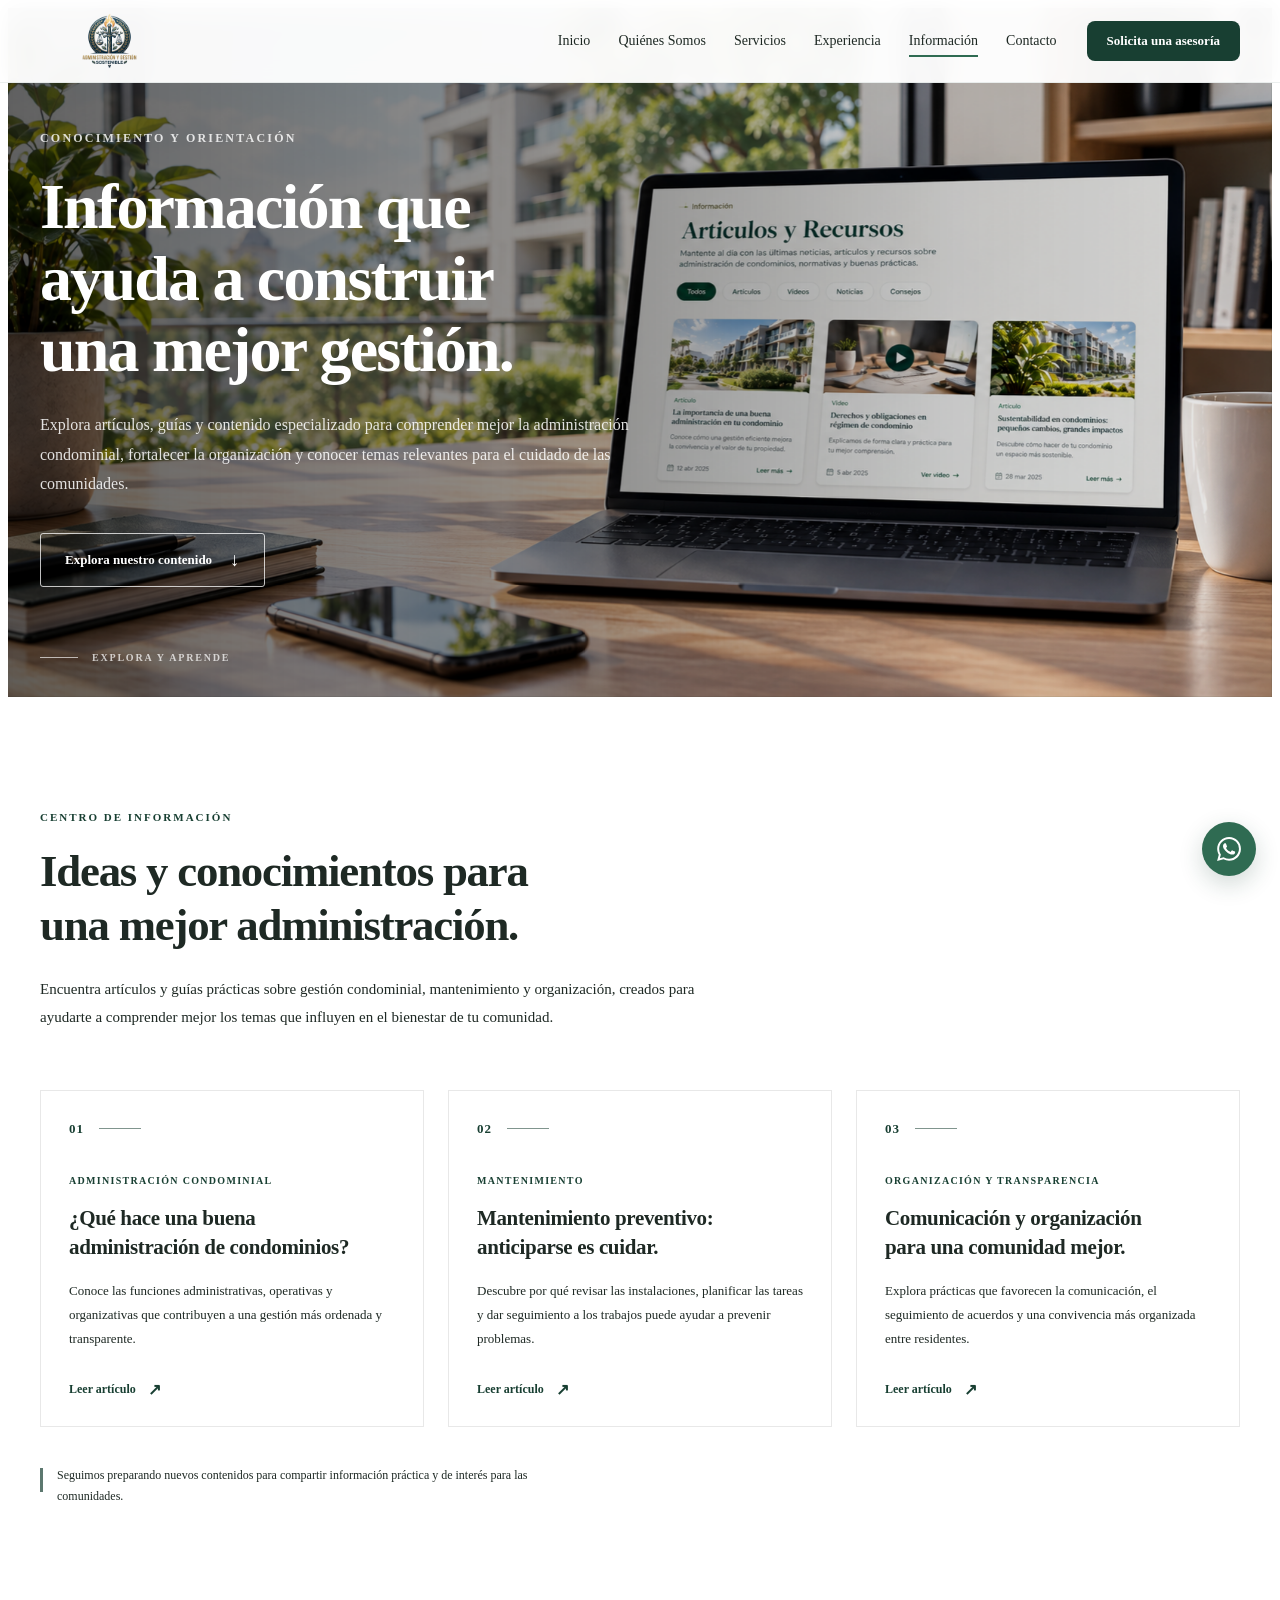
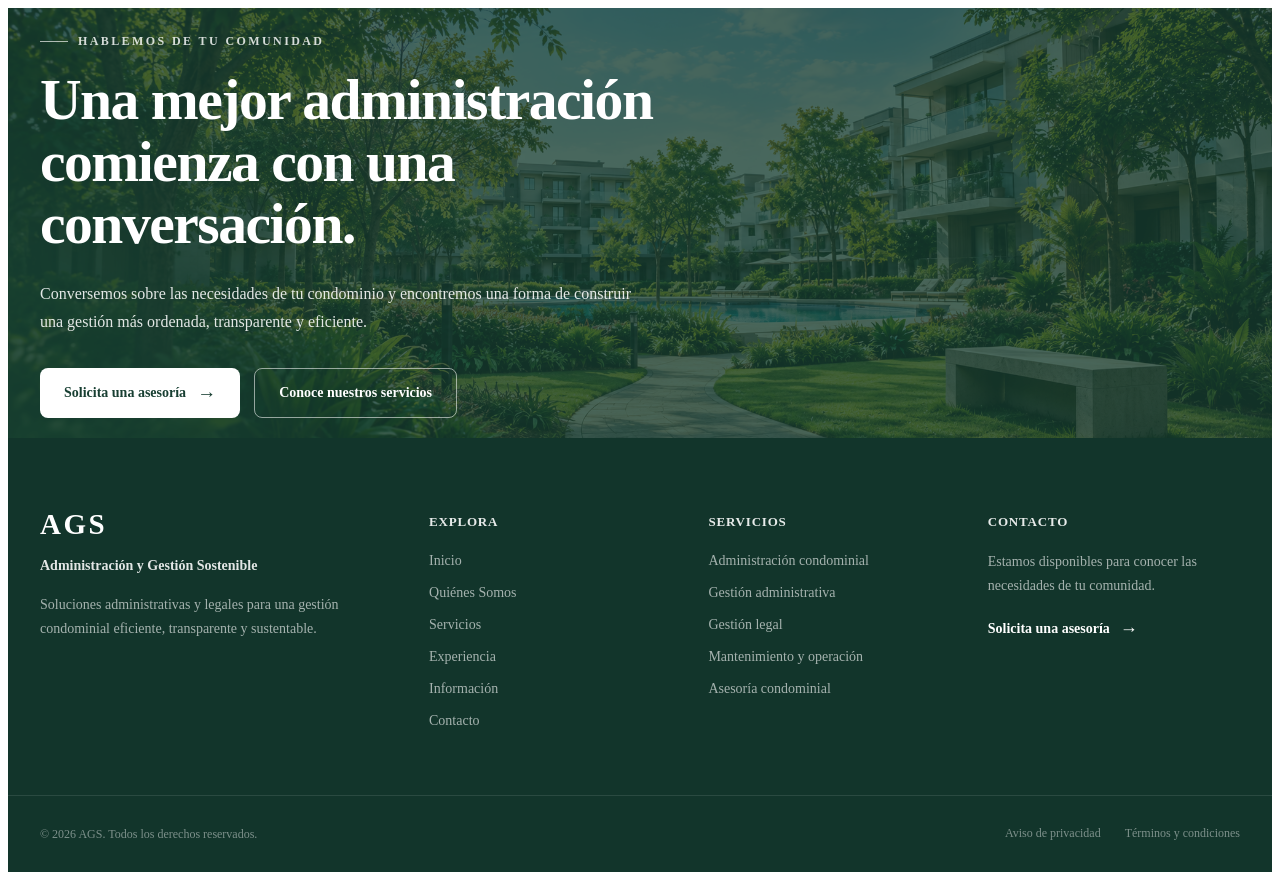
<file: pages/informacion.html>
<!DOCTYPE html>
<html lang="es">

<head>
    <meta charset="UTF-8">
    <meta name="viewport" content="width=device-width, initial-scale=1.0">

    <title>Centro de Información | AGS</title>

    <meta
        name="description"
        content="Consulta artículos, guías y contenido educativo sobre administración condominial, gestión administrativa, mantenimiento y orientación jurídica."
    >

    <meta name="theme-color" content="#ffffff">

    <link rel="stylesheet" href="../css/styles.css">
    <link rel="stylesheet" href="../css/responsive.css">
</head>

<body id="top">

    <!-- =====================================================
         HEADER / NAVEGACIÓN
         Estructura compartida con las demás páginas
         ===================================================== -->

    <header class="site-header">
        <div class="header-container">

            <a href="../index.html" class="logo" aria-label="AGS - Inicio">
                <img
                    src="../assets/images/logo/logoags.png"
                    alt="AGS — Administración y Gestión Sostenible"
                    class="logo-image"
                >
            </a>

            <nav
                class="main-nav"
                id="mainNav"
                aria-label="Navegación principal"
            >
                <a href="../index.html" class="nav-link">Inicio</a>

                <a href="nosotros.html" class="nav-link">
                    Quiénes Somos
                </a>

                <a href="servicios.html" class="nav-link">
                    Servicios
                </a>

                <a href="experiencia.html" class="nav-link">
                    Experiencia
                </a>

                <a
                    href="informacion.html"
                    class="nav-link active"
                    aria-current="page"
                >
                    Información
                </a>

                <a href="contacto.html" class="nav-link">
                    Contacto
                </a>
            </nav>

            <a href="contacto.html" class="header-button">
                Solicita una asesoría
            </a>

            <button
                class="menu-toggle"
                id="menuToggle"
                type="button"
                aria-label="Abrir menú de navegación"
                aria-controls="mainNav"
                aria-expanded="false"
            >
                <span></span>
                <span></span>
                <span></span>
            </button>

        </div>
    </header>


    <main>

        <!-- =====================================================
             01. HERO — CENTRO DE INFORMACIÓN
             ===================================================== -->

        <section class="information-hero" id="informacion-hero">

            <div class="information-hero-background" aria-hidden="true">
                <img
                    src="../assets/images/informacion/hero-informacion.png"
                    alt=""
                    fetchpriority="high"
                >
            </div class="information-hero-overlay" aria-hidden="true"></div>

            <div
                class="information-hero-overlay"
                aria-hidden="true"
            ></div>

            <div class="information-hero-container">

                <div class="information-hero-content">

                    <span class="information-hero-eyebrow">
                        CONOCIMIENTO Y ORIENTACIÓN
                    </span>

                    <h1>
                        Información que ayuda a construir una mejor gestión.
                    </h1>

                    <p>
                        Explora artículos, guías y contenido especializado
                        para comprender mejor la administración condominial,
                        fortalecer la organización y conocer temas relevantes
                        para el cuidado de las comunidades.
                    </p>

                    <a
                        href="#articulos-guias"
                        class="information-hero-button"
                    >
                        Explora nuestro contenido
                        <span aria-hidden="true">↓</span>
                    </a>

                </div>

                <div
                    class="information-hero-scroll"
                    aria-hidden="true"
                >
                    <span class="information-hero-scroll-line"></span>
                    <span>EXPLORA Y APRENDE</span>
                </div>

            </div>

        </section>







        <!-- ========================================
             SECCIÓN: ARTÍCULOS Y GUÍAS
        ======================================== -->

        <section class="information-articles" id="articulos-guias">

            <div class="information-articles-container">

                <div class="information-articles-heading reveal-on-scroll">
                    <span class="information-section-eyebrow">
                        CENTRO DE INFORMACIÓN
                    </span>

                    <h2>
                        Ideas y conocimientos para una mejor administración.
                    </h2>

                    <p>
                        Encuentra artículos y guías prácticas sobre gestión
                        condominial, mantenimiento y organización, creados para
                        ayudarte a comprender mejor los temas que influyen en
                        el bienestar de tu comunidad.
                    </p>
                </div>

                <div class="information-articles-grid reveal-on-scroll">

                    <!-- ARTÍCULO 1 -->
                    <a
                        href="articulos/administracion-condominios.html"
                        class="information-article-card-link"
                        aria-label="Leer artículo: ¿Qué hace una buena administración de condominios?"
                    >
                        <div class="information-article-card">

                            <div class="information-article-number">
                                <span>01</span>
                                <span class="information-article-line"></span>
                            </div>

                            <div class="information-article-content">

                                <span class="information-article-category">
                                    ADMINISTRACIÓN CONDOMINIAL
                                </span>

                                <h3>
                                    ¿Qué hace una buena administración de condominios?
                                </h3>

                                <p>
                                    Conoce las funciones administrativas, operativas
                                    y organizativas que contribuyen a una gestión
                                    más ordenada y transparente.
                                </p>

                                <span class="information-article-link">
                                    Leer artículo
                                    <span aria-hidden="true">↗</span>
                                </span>

                            </div>

                        </div>
                    </a>


                    <!-- ARTÍCULO 2 -->
                     <a
                        href="articulos/mantenimiento-preventivo.html"
                        class="information-article-card-link"
                        aria-label="Leer artículo: ¿Qué hace una buena administración de condominios?"
                    >
                        <div class="information-article-card">

                            <div class="information-article-number">
                                <span>02</span>
                                <span class="information-article-line"></span>
                            </div>

                            <div class="information-article-content">

                                <span class="information-article-category">
                                    MANTENIMIENTO
                                </span>

                                <h3>
                                    Mantenimiento preventivo: anticiparse es cuidar.
                                </h3>

                                <p>
                                    Descubre por qué revisar las instalaciones,
                                    planificar las tareas y dar seguimiento a los
                                    trabajos puede ayudar a prevenir problemas.
                                </p>

                                <span class="information-article-link">
                                    Leer artículo
                                    <span aria-hidden="true">↗</span>
                                </span>

                            </div>

                        </div>
                    </a>


                    <!-- ARTÍCULO 3 -->
                      <a
                        href="articulos/comunicacion-organizacion.html"
                        class="information-article-card-link"
                        aria-label="Leer artículo: ¿Qué hace una buena administración de condominios?"
                    >
                        <div class="information-article-card">

                            <div class="information-article-number">
                                <span>03</span>
                                <span class="information-article-line"></span>
                            </div>

                            <div class="information-article-content">

                                <span class="information-article-category">
                                    ORGANIZACIÓN Y TRANSPARENCIA
                                </span>

                                <h3>
                                    Comunicación y organización para una comunidad mejor.
                                </h3>

                                <p>
                                    Explora prácticas que favorecen la comunicación,
                                    el seguimiento de acuerdos y una convivencia
                                    más organizada entre residentes.
                                </p>

                                <span class="information-article-link">
                                    Leer artículo
                                    <span aria-hidden="true">↗</span>
                                </span>

                            </div>

                        </div>

                    </div>

                    <div class="information-articles-note reveal-on-scroll">
                        <span class="information-articles-note-mark" aria-hidden="true"></span>

                        <p>
                            Seguimos preparando nuevos contenidos para compartir
                            información práctica y de interés para las comunidades.
                        </p>
                    </div>

                </div>
            </a>

        </section>


        <!-- Las siguientes secciones se agregarán una por una aquí. -->




        <!-- =====================================================
             CTA FINAL — ESTRUCTURA DE HOME
             ===================================================== -->

        <section class="final-cta-section">

            <div class="final-cta-background" aria-hidden="true"></div>

            <div class="final-cta-container">

                <div class="final-cta-content">

                    <span class="section-eyebrow">
                        HABLEMOS DE TU COMUNIDAD
                    </span>

                    <h2>
                        Una mejor administración comienza con una conversación.
                    </h2>

                    <p>
                        Conversemos sobre las necesidades de tu condominio y
                        encontremos una forma de construir una gestión más
                        ordenada, transparente y eficiente.
                    </p>

                    <div class="final-cta-actions">

                        <a href="contacto.html" class="final-cta-button primary">
                            Solicita una asesoría
                            <span aria-hidden="true">→</span>
                        </a>

                        <a href="servicios.html" class="final-cta-button secondary">
                            Conoce nuestros servicios
                        </a>

                    </div>

                </div>

            </div>

        </section>

    </main>



    <!-- =====================================================
         WHATSAPP FLOTANTE
         ===================================================== -->

    <a
        href="https://wa.me/525618717104"
        class="whatsapp-float"
        target="_blank"
        rel="noopener noreferrer"
        aria-label="Contactar a AGS por WhatsApp"
    >
        <span class="whatsapp-icon" aria-hidden="true">
            <svg viewBox="0 0 24 24" focusable="false">
                <path
                    d="M20.52 3.48A11.84 11.84 0 0 0 12.06 0
                    C5.52 0 .2 5.32 .2 11.86c0 2.09 .55 4.13
                    1.59 5.93L.1 24l6.35-1.66a11.85 11.85 0 0 0
                    5.61 1.42h.01c6.54 0 11.86-5.32 11.86-11.86
                    0-3.17-1.23-6.15-3.41-8.42z
                    M12.07 21.79h-.01a9.88 9.88 0 0 1-5.03-1.38
                    l-.36-.21-3.77.99 1.01-3.67-.23-.38a9.87
                    9.87 0 0 1-1.51-5.28c0-5.45 4.44-9.89
                    9.9-9.89 2.64 0 5.12 1.03 6.99 2.9
                    a9.83 9.83 0 0 1 2.9 7c0 5.47-4.44 9.92
                    -9.89 9.92zm5.43-7.43c-.3-.15-1.77-.87
                    -2.04-.97-.27-.1-.47-.15-.67.15-.2.3-.77.97
                    -.94 1.17-.17.2-.35.22-.65.07-.3-.15-1.26
                    -.46-2.4-1.48-.89-.79-1.49-1.76-1.66-2.06
                    -.17-.3-.02-.46.13-.61.13-.13.3-.35.45-.52
                    .15-.17.2-.3.3-.5.1-.2.05-.37-.02-.52
                    -.07-.15-.67-1.61-.92-2.21-.24-.58-.49-.5
                    -.67-.51h-.57c-.2 0-.52.07-.79.37-.27.3
                    -1.04 1.02-1.04 2.48s1.07 2.88 1.22 3.08
                    c.15.2 2.1 3.21 5.08 4.5.71.31 1.27.5
                    1.7.64.72.23 1.37.2 1.89.12.58-.09
                    1.77-.72 2.02-1.42.25-.7.25-1.3.17-1.42
                    -.07-.12-.27-.2-.57-.35z"
                />
            </svg>
        </span>
    </a>


    <!-- =====================================================
         BOTÓN VOLVER ARRIBA
         ===================================================== -->

    <button
        class="back-to-top"
        id="backToTop"
        type="button"
        aria-label="Volver al inicio"
    >
        ↑
    </button>


    <!-- =====================================================
         FOOTER — IDENTIDAD AGS
         ===================================================== -->

    <footer class="site-footer">
        <div class="footer-container">

            <div class="footer-brand">

                <a href="../index.html" class="footer-logo">
                    AGS
                </a>

                <p class="footer-description">
                    Administración y Gestión Sostenible
                </p>

                <p class="footer-text">
                    Soluciones administrativas y legales para una gestión
                    condominial eficiente, transparente y sustentable.
                </p>

            </div>

            <div class="footer-column">
                <h3>Explora</h3>

                <nav
                    class="footer-links"
                    aria-label="Navegación del pie de página"
                >
                    <a href="../index.html">Inicio</a>
                    <a href="nosotros.html">Quiénes Somos</a>
                    <a href="servicios.html">Servicios</a>
                    <a href="experiencia.html">Experiencia</a>
                    <a href="informacion.html" aria-current="page">
                        Información
                    </a>
                    <a href="contacto.html">Contacto</a>
                </nav>
            </div>

            <div class="footer-column">
                <h3>Servicios</h3>

                <nav class="footer-links" aria-label="Servicios">
                    <a href="servicios.html">Administración condominial</a>
                    <a href="servicios.html">Gestión administrativa</a>
                    <a href="servicios.html">Gestión legal</a>
                    <a href="servicios.html">Mantenimiento y operación</a>
                    <a href="servicios.html">Asesoría condominial</a>
                </nav>
            </div>

            <div class="footer-column footer-contact">
                <h3>Contacto</h3>

                <p>
                    Estamos disponibles para conocer las necesidades
                    de tu comunidad.
                </p>

                <a href="contacto.html" class="footer-contact-link">
                    Solicita una asesoría
                    <span aria-hidden="true">→</span>
                </a>
            </div>

        </div>

        <div class="footer-bottom">
            <div class="footer-bottom-container">

                <p>
                    © 2026 AGS. Todos los derechos reservados.
                </p>

                <div class="footer-legal">
                    <a href="#">Aviso de privacidad</a>
                    <a href="#">Términos y condiciones</a>
                </div>

            </div>
        </div>
    </footer>


    <!-- =====================================================
         JAVASCRIPT COMPARTIDO
         ===================================================== -->

    <script src="../js/main.js"></script>

</body>
</html>
</file>
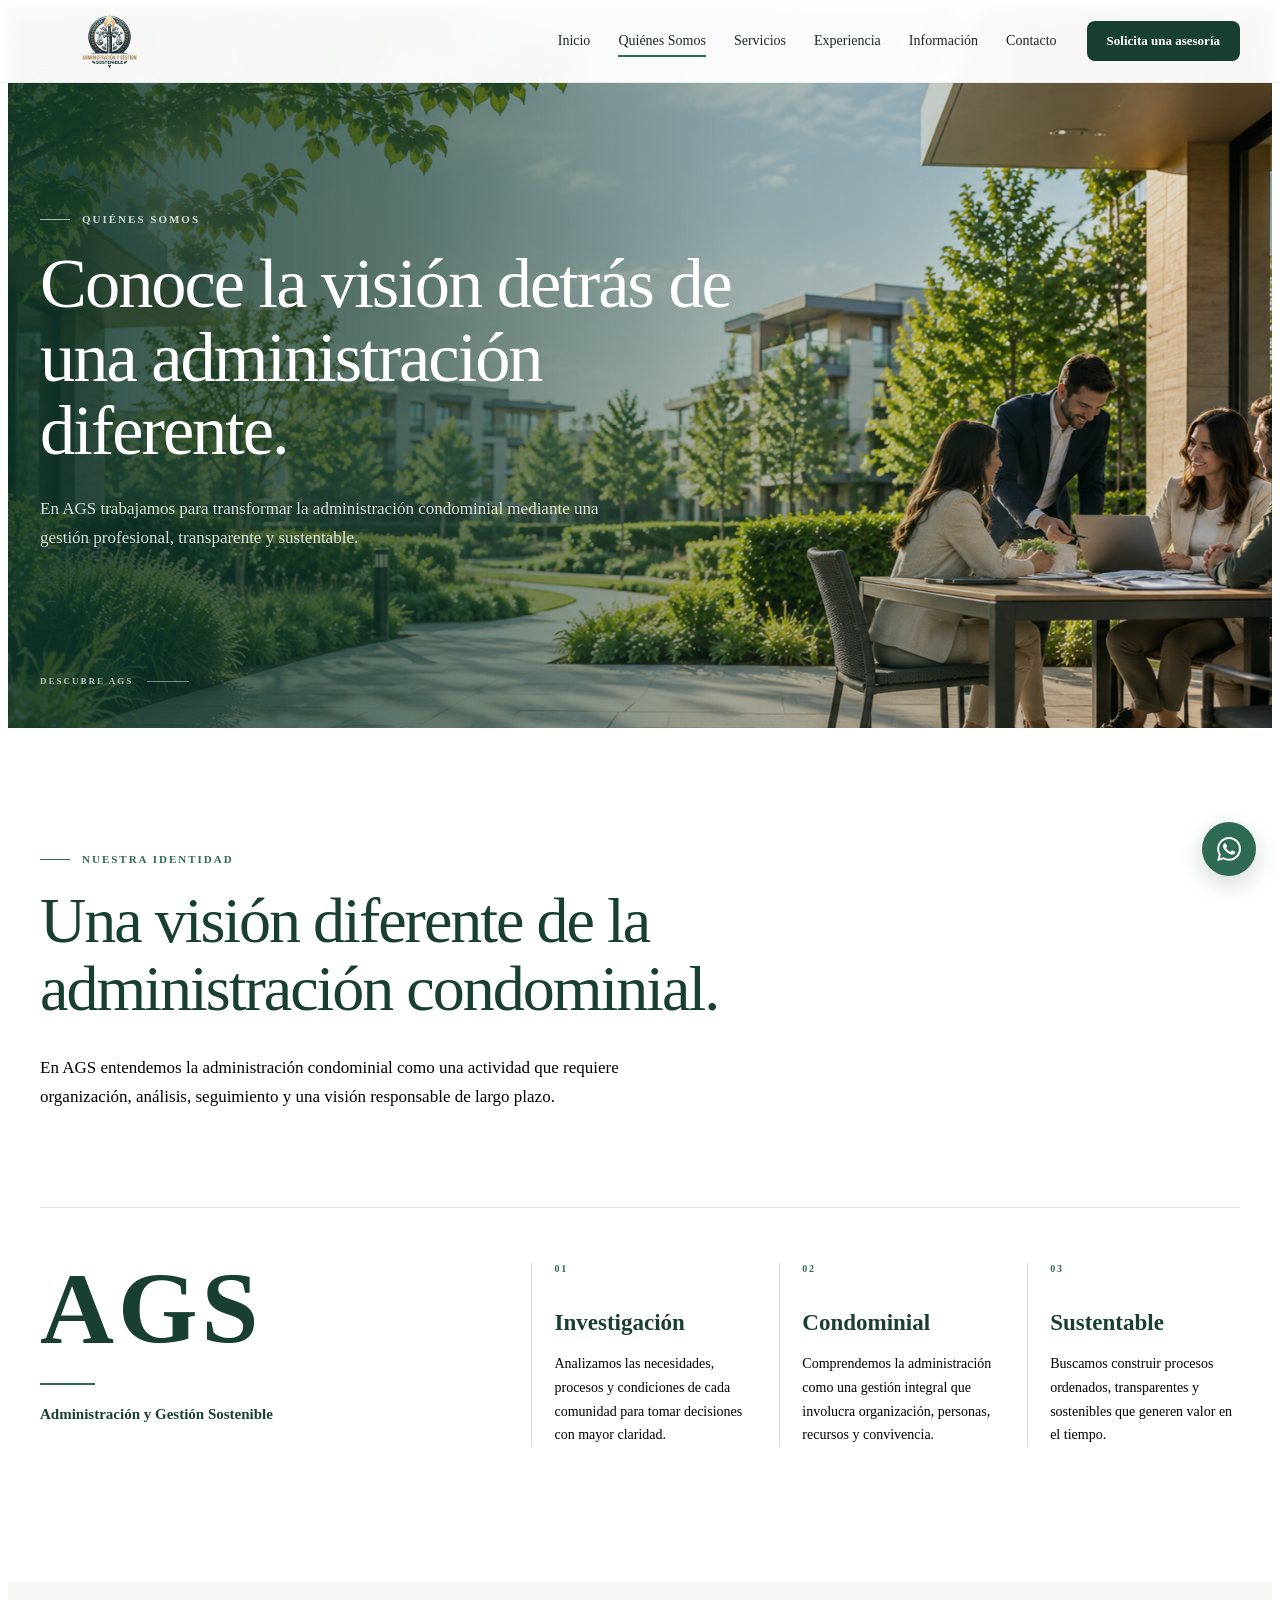
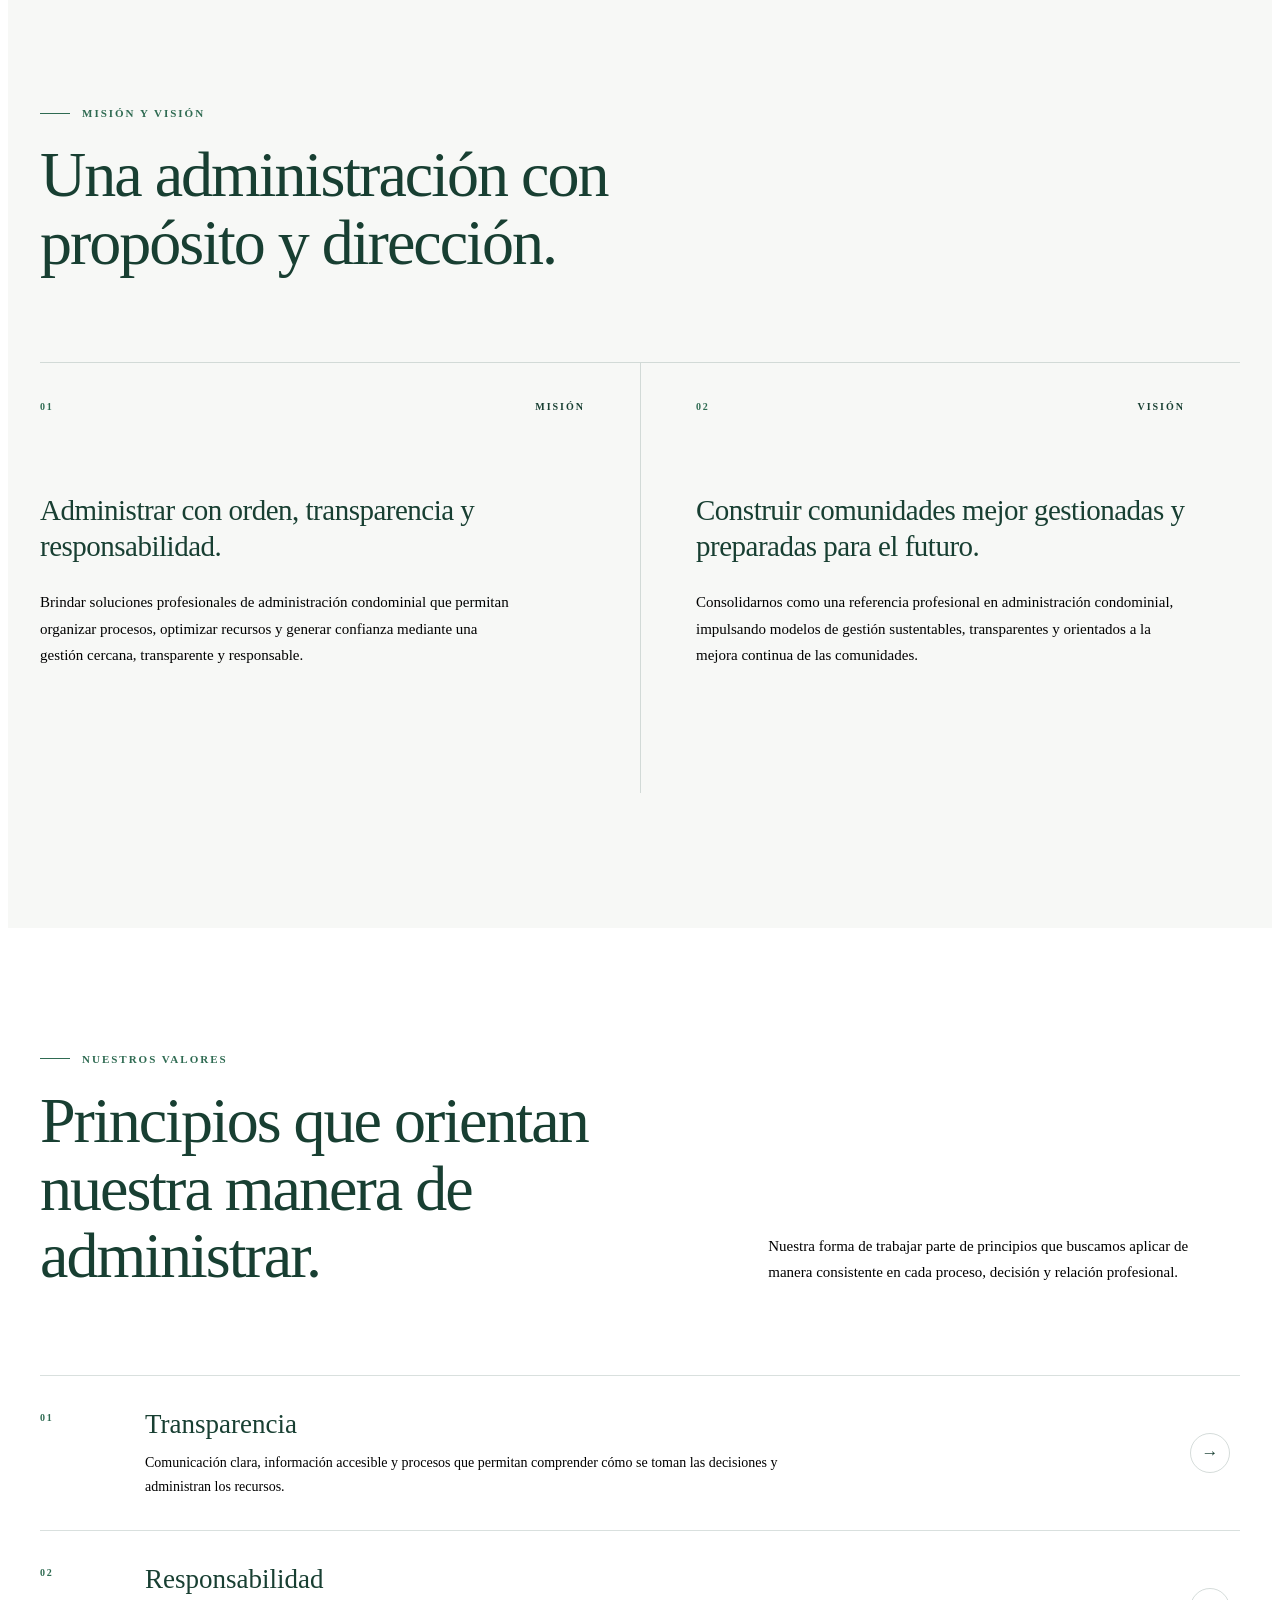
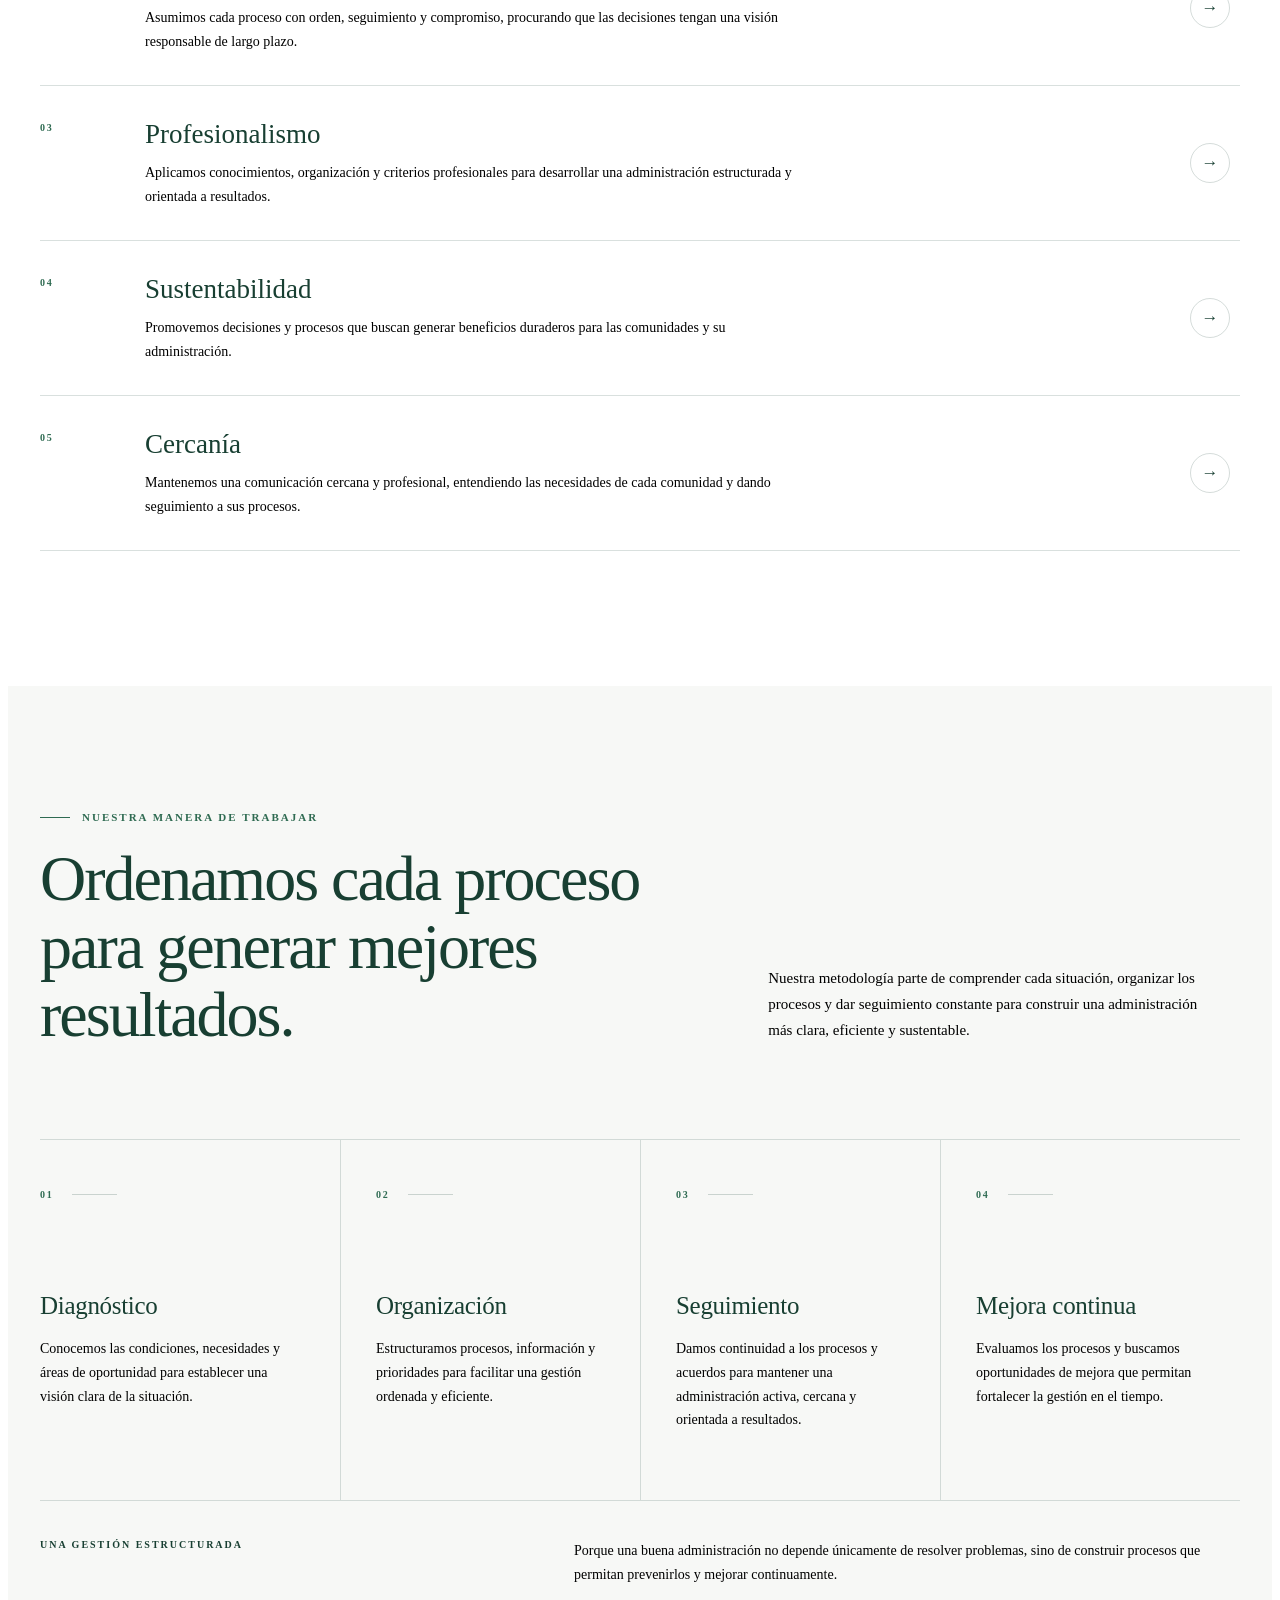
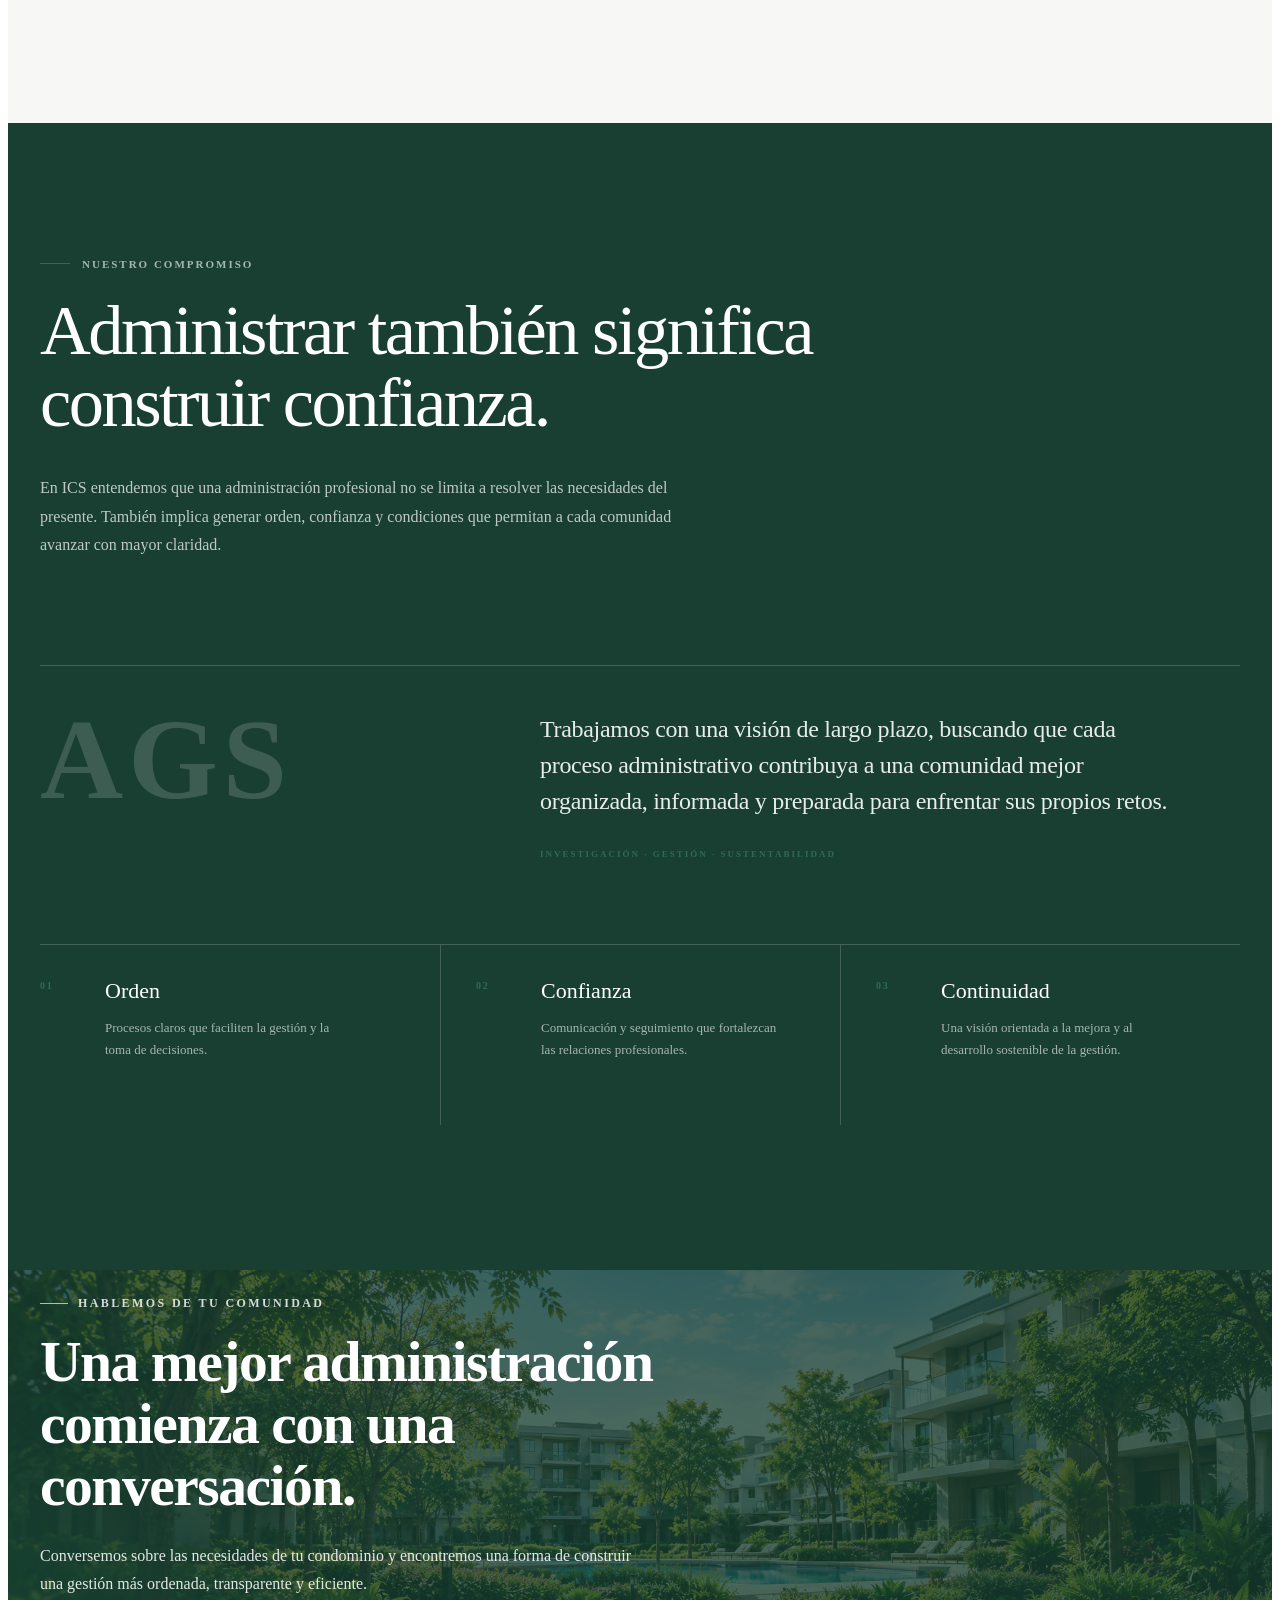
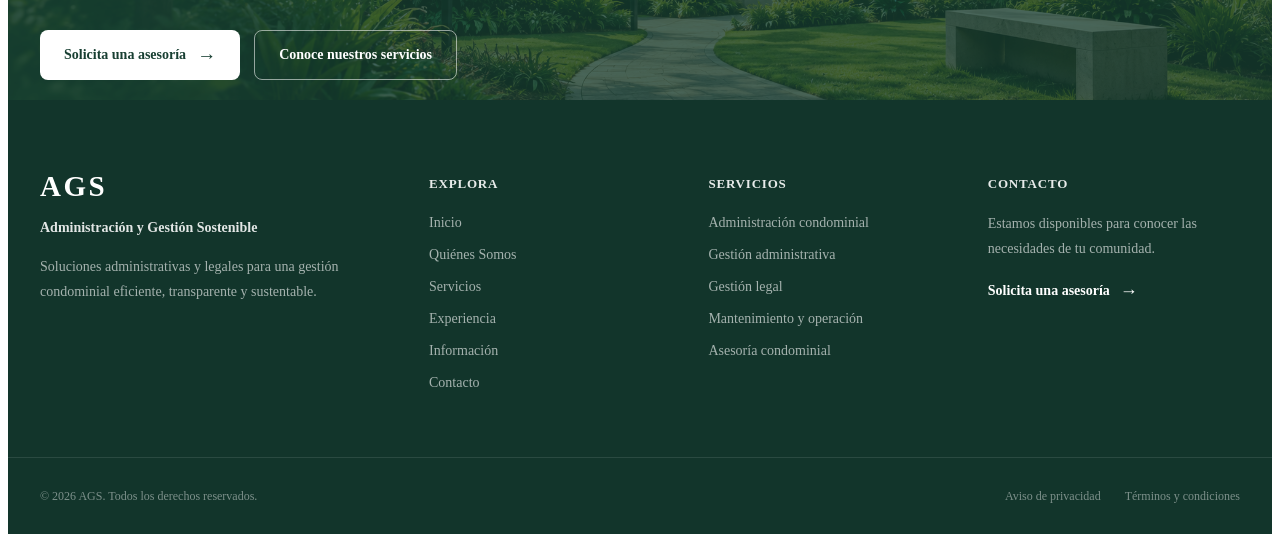
<file: pages/nosotros.html>
<!DOCTYPE html>
<html lang="es">

<head>
    <meta charset="UTF-8">
    <meta name="viewport" content="width=device-width, initial-scale=1.0">

    <title>Quiénes Somos | ICS</title>

    <meta name="description"
        content="Conoce ICS, Investigación Condominial Sustentable, y nuestro enfoque profesional para la administración y gestión integral de condominios.">

    <!-- CSS -->
    <link rel="stylesheet" href="../css/styles.css">
    <link rel="stylesheet" href="../css/responsive.css">
</head>

<body>

    <!-- ========================================
         HEADER
    ========================================= -->

    <header class="site-header">

        <div class="header-container">

            <!-- LOGO -->
            <a href="../index.html" class="logo" aria-label="ICS - Inicio">
                <img
                    src="../assets/images/logo/logoags.png"
                    alt="ICS — Investigación Condominial Sustentable"
                    class="logo-image"
                >
            </a>


            <!-- NAVEGACIÓN PRINCIPAL -->
            <nav class="main-nav" aria-label="Navegación principal">

                <a href="../index.html" class="nav-link">
                    Inicio
                </a>

                <a href="nosotros.html" class="nav-link active" aria-current="page">
                    Quiénes Somos
                </a>

                <a href="servicios.html" class="nav-link">
                    Servicios
                </a>

                <a href="experiencia.html" class="nav-link">
                    Experiencia
                </a>

                <a href="informacion.html" class="nav-link">
                    Información
                </a>

                <a href="contacto.html" class="nav-link">
                    Contacto
                </a>

            </nav>


            <!-- BOTÓN HEADER -->
            <a href="contacto.html" class="header-button">
                Solicita una asesoría
            </a>


            <!-- MENÚ MÓVIL -->
            <button
                class="menu-toggle"
                type="button"
                aria-label="Abrir menú"
                aria-expanded="false">

                <span></span>
                <span></span>
                <span></span>

            </button>

        </div>

    </header>


    <!-- ========================================
         CONTENIDO PRINCIPAL
    ========================================= -->

    <main>

        <!-- ====================================
             HERO — QUIÉNES SOMOS
        ===================================== -->

        <section class="about-hero">

            <div class="about-hero-background"></div>

            <div class="about-hero-overlay"></div>

            <div class="about-hero-container">

                <div class="about-hero-content">

                    <span class="about-hero-eyebrow">
                        QUIÉNES SOMOS
                    </span>

                    <h1>
                        Conoce la visión detrás
                        de una administración
                        diferente.
                    </h1>

                    <p>
                        En AGS trabajamos para transformar la administración
                        condominial mediante una gestión profesional,
                        transparente y sustentable.
                    </p>

                </div>

                <div class="about-hero-scroll">

                    <span>
                        DESCUBRE AGS
                    </span>

                    <span class="about-hero-scroll-line"></span>

                </div>

            </div>

        </section>


        <!-- ====================================
             FASE 03
             NUESTRA IDENTIDAD
        ===================================== -->

        <section class="about-identity" id="identidad">

            <div class="about-identity-container">

                <div class="about-identity-header reveal-on-scroll">

                    <span class="section-eyebrow">
                        NUESTRA IDENTIDAD
                    </span>

                    <h2>
                        Una visión diferente de la
                        administración condominial.
                    </h2>

                    <p>
                        En AGS entendemos la administración condominial como una
                        actividad que requiere organización, análisis, seguimiento
                        y una visión responsable de largo plazo.
                    </p>

                </div>


                <div class="about-identity-definition reveal-on-scroll">

                    <div class="about-identity-brand">

                        <span class="about-identity-brand-name">
                            AGS
                        </span>

                        <span class="about-identity-brand-line"></span>

                        <span class="about-identity-brand-subtitle">
                            Administración y Gestión Sostenible
                        </span>

                    </div>


                    <div class="about-identity-concepts">

                        <div class="about-identity-concept reveal-on-scroll">

                            <span class="about-identity-number">
                                01
                            </span>

                            <div>
                                <h3>Investigación</h3>

                                <p>
                                    Analizamos las necesidades, procesos y
                                    condiciones de cada comunidad para tomar
                                    decisiones con mayor claridad.
                                </p>
                            </div>

                        </div>


                        <div class="about-identity-concept reveal-on-scroll">

                            <span class="about-identity-number">
                                02
                            </span>

                            <div>
                                <h3>Condominial</h3>

                                <p>
                                    Comprendemos la administración como una
                                    gestión integral que involucra organización,
                                    personas, recursos y convivencia.
                                </p>
                            </div>

                        </div>


                        <div class="about-identity-concept reveal-on-scroll">

                            <span class="about-identity-number">
                                03
                            </span>

                            <div>
                                <h3>Sustentable</h3>

                                <p>
                                    Buscamos construir procesos ordenados,
                                    transparentes y sostenibles que generen
                                    valor en el tiempo.
                                </p>
                            </div>

                        </div>

                    </div>

                </div>

            </div>

        </section>


        <!-- ====================================
             FASE 04
             MISIÓN Y VISIÓN
        ===================================== -->

        <section class="about-mission-vision" id="mision-vision">

            <div class="about-mission-vision-container">

                <div class="about-mission-vision-header reveal-on-scroll">

                    <span class="section-eyebrow">
                        MISIÓN Y VISIÓN
                    </span>

                    <h2>
                        Una administración con
                        propósito y dirección.
                    </h2>

                </div>


                <div class="about-mission-vision-grid reveal-on-scroll">

                    <!-- MISIÓN -->

                    <article class="about-mission-vision-item">

                        <div class="about-mission-vision-top">

                            <span class="about-mission-vision-number">
                                01
                            </span>

                            <span class="about-mission-vision-label">
                                MISIÓN
                            </span>

                        </div>

                        <div class="about-mission-vision-content">

                            <h3>
                                Administrar con orden,
                                transparencia y responsabilidad.
                            </h3>

                            <p>
                                Brindar soluciones profesionales de administración
                                condominial que permitan organizar procesos,
                                optimizar recursos y generar confianza mediante
                                una gestión cercana, transparente y responsable.
                            </p>

                        </div>

                    </article>


                    <!-- VISIÓN -->

                    <article class="about-mission-vision-item">

                        <div class="about-mission-vision-top">

                            <span class="about-mission-vision-number">
                                02
                            </span>

                            <span class="about-mission-vision-label">
                                VISIÓN
                            </span>

                        </div>

                        <div class="about-mission-vision-content">

                            <h3>
                                Construir comunidades mejor
                                gestionadas y preparadas para el futuro.
                            </h3>

                            <p>
                                Consolidarnos como una referencia profesional en
                                administración condominial, impulsando modelos de
                                gestión sustentables, transparentes y orientados
                                a la mejora continua de las comunidades.
                            </p>

                        </div>

                    </article>

                </div>

            </div>

        </section>


        <!-- ====================================
             FASE 05
             NUESTROS VALORES
        ===================================== -->

        <section class="about-values" id="valores">

            <div class="about-values-container">

                <div class="about-values-header reveal-on-scroll">

                    <div class="about-values-heading">

                        <span class="section-eyebrow">
                            NUESTROS VALORES
                        </span>

                        <h2>
                            Principios que orientan
                            nuestra manera de administrar.
                        </h2>

                    </div>

                    <p>
                        Nuestra forma de trabajar parte de principios que
                        buscamos aplicar de manera consistente en cada proceso,
                        decisión y relación profesional.
                    </p>

                </div>


                <div class="about-values-list reveal-on-scroll">


                    <!-- VALOR 01 -->

                    <article class="about-value-item">

                        <div class="about-value-number">
                            01
                        </div>

                        <div class="about-value-content">

                            <h3>
                                Transparencia
                            </h3>

                            <p>
                                Comunicación clara, información accesible y
                                procesos que permitan comprender cómo se toman
                                las decisiones y administran los recursos.
                            </p>

                        </div>

                        <div class="about-value-arrow" aria-hidden="true">
                            →
                        </div>

                    </article>


                    <!-- VALOR 02 -->

                    <article class="about-value-item">

                        <div class="about-value-number">
                            02
                        </div>

                        <div class="about-value-content">

                            <h3>
                                Responsabilidad
                            </h3>

                            <p>
                                Asumimos cada proceso con orden, seguimiento y
                                compromiso, procurando que las decisiones tengan
                                una visión responsable de largo plazo.
                            </p>

                        </div>

                        <div class="about-value-arrow" aria-hidden="true">
                            →
                        </div>

                    </article>


                    <!-- VALOR 03 -->

                    <article class="about-value-item">

                        <div class="about-value-number">
                            03
                        </div>

                        <div class="about-value-content">

                            <h3>
                                Profesionalismo
                            </h3>

                            <p>
                                Aplicamos conocimientos, organización y criterios
                                profesionales para desarrollar una administración
                                estructurada y orientada a resultados.
                            </p>

                        </div>

                        <div class="about-value-arrow" aria-hidden="true">
                            →
                        </div>

                    </article>


                    <!-- VALOR 04 -->

                    <article class="about-value-item">

                        <div class="about-value-number">
                            04
                        </div>

                        <div class="about-value-content">

                            <h3>
                                Sustentabilidad
                            </h3>

                            <p>
                                Promovemos decisiones y procesos que buscan
                                generar beneficios duraderos para las comunidades
                                y su administración.
                            </p>

                        </div>

                        <div class="about-value-arrow" aria-hidden="true">
                            →
                        </div>

                    </article>


                    <!-- VALOR 05 -->

                    <article class="about-value-item">

                        <div class="about-value-number">
                            05
                        </div>

                        <div class="about-value-content">

                            <h3>
                                Cercanía
                            </h3>

                            <p>
                                Mantenemos una comunicación cercana y profesional,
                                entendiendo las necesidades de cada comunidad y
                                dando seguimiento a sus procesos.
                            </p>

                        </div>

                        <div class="about-value-arrow" aria-hidden="true">
                            →
                        </div>

                    </article>


                </div>

            </div>

        </section>


        <!-- ====================================
             FASE 06
             NUESTRA MANERA DE TRABAJAR
        ===================================== -->

        <section class="about-methodology" id="metodologia">

            <div class="about-methodology-container">

                <div class="about-methodology-header reveal-on-scroll">

                    <div class="about-methodology-heading">

                        <span class="section-eyebrow">
                            NUESTRA MANERA DE TRABAJAR
                        </span>

                        <h2>
                            Ordenamos cada proceso
                            para generar mejores resultados.
                        </h2>

                    </div>

                    <p>
                        Nuestra metodología parte de comprender cada situación,
                        organizar los procesos y dar seguimiento constante para
                        construir una administración más clara, eficiente y
                        sustentable.
                    </p>

                </div>


                <div class="about-methodology-process reveal-on-scroll">

                    <article class="about-methodology-step">

                        <div class="about-methodology-step-top">
                            <span class="about-methodology-number">01</span>
                            <span class="about-methodology-line"></span>
                        </div>

                        <div class="about-methodology-step-content">

                            <h3>Diagnóstico</h3>

                            <p>
                                Conocemos las condiciones, necesidades y áreas
                                de oportunidad para establecer una visión clara
                                de la situación.
                            </p>

                        </div>

                    </article>


                    <article class="about-methodology-step">

                        <div class="about-methodology-step-top">
                            <span class="about-methodology-number">02</span>
                            <span class="about-methodology-line"></span>
                        </div>

                        <div class="about-methodology-step-content">

                            <h3>Organización</h3>

                            <p>
                                Estructuramos procesos, información y prioridades
                                para facilitar una gestión ordenada y eficiente.
                            </p>

                        </div>

                    </article>


                    <article class="about-methodology-step">

                        <div class="about-methodology-step-top">
                            <span class="about-methodology-number">03</span>
                            <span class="about-methodology-line"></span>
                        </div>

                        <div class="about-methodology-step-content">

                            <h3>Seguimiento</h3>

                            <p>
                                Damos continuidad a los procesos y acuerdos para
                                mantener una administración activa, cercana y
                                orientada a resultados.
                            </p>

                        </div>

                    </article>


                    <article class="about-methodology-step">

                        <div class="about-methodology-step-top">
                            <span class="about-methodology-number">04</span>
                            <span class="about-methodology-line"></span>
                        </div>

                        <div class="about-methodology-step-content">

                            <h3>Mejora continua</h3>

                            <p>
                                Evaluamos los procesos y buscamos oportunidades
                                de mejora que permitan fortalecer la gestión
                                en el tiempo.
                            </p>

                        </div>

                    </article>

                </div>


                <div class="about-methodology-footer reveal-on-scroll">

                    <span>
                        UNA GESTIÓN ESTRUCTURADA
                    </span>

                    <p>
                        Porque una buena administración no depende únicamente
                        de resolver problemas, sino de construir procesos que
                        permitan prevenirlos y mejorar continuamente.
                    </p>

                </div>

            </div>

        </section>


        <!-- ====================================
             FASE 07
             COMPROMISO
        ===================================== -->

        <section class="about-commitment" id="compromiso">

            <div class="about-commitment-container">

                <div class="about-commitment-main reveal-on-scroll">

                    <span class="section-eyebrow">
                        NUESTRO COMPROMISO
                    </span>

                    <h2>
                        Administrar también significa
                        construir confianza.
                    </h2>

                    <p class="about-commitment-intro">
                        En ICS entendemos que una administración profesional
                        no se limita a resolver las necesidades del presente.
                        También implica generar orden, confianza y condiciones
                        que permitan a cada comunidad avanzar con mayor claridad.
                    </p>

                </div>


                <div class="about-commitment-statement reveal-on-scroll">

                    <div class="about-commitment-mark">
                        AGS
                    </div>

                    <div class="about-commitment-content">

                        <p>
                            Trabajamos con una visión de largo plazo, buscando
                            que cada proceso administrativo contribuya a una
                            comunidad mejor organizada, informada y preparada
                            para enfrentar sus propios retos.
                        </p>

                        <span>
                            INVESTIGACIÓN · GESTIÓN · SUSTENTABILIDAD
                        </span>

                    </div>

                </div>


                <div class="about-commitment-principles reveal-on-scroll">

                    <div class="about-commitment-principle">

                        <span>01</span>

                        <div>
                            <h3>Orden</h3>
                            <p>
                                Procesos claros que faciliten la gestión
                                y la toma de decisiones.
                            </p>
                        </div>

                    </div>


                    <div class="about-commitment-principle">

                        <span>02</span>

                        <div>
                            <h3>Confianza</h3>
                            <p>
                                Comunicación y seguimiento que fortalezcan
                                las relaciones profesionales.
                            </p>
                        </div>

                    </div>


                    <div class="about-commitment-principle">

                        <span>03</span>

                        <div>
                            <h3>Continuidad</h3>
                            <p>
                                Una visión orientada a la mejora y al
                                desarrollo sostenible de la gestión.
                            </p>
                        </div>

                    </div>

                </div>

            </div>

        </section>


        <!-- ====================================
            FASE 08
            CTA FINAL
        ===================================== -->

        <section class="final-cta-section">

            <div class="final-cta-background" aria-hidden="true"></div>

            <div class="final-cta-container">

                <div class="final-cta-content">

                    <span class="section-eyebrow">
                        HABLEMOS DE TU COMUNIDAD
                    </span>

                    <h2>
                        Una mejor administración
                        comienza con una conversación.
                    </h2>

                    <p>
                        Conversemos sobre las necesidades de tu condominio
                        y encontremos una forma de construir una gestión
                        más ordenada, transparente y eficiente.
                    </p>

                    <div class="final-cta-actions">

                        <a
                            href="contacto.html"
                            class="final-cta-button primary"
                        >
                            Solicita una asesoría
                            <span>→</span>
                        </a>

                        <a
                            href="servicios.html"
                            class="final-cta-button secondary"
                        >
                            Conoce nuestros servicios
                        </a>

                    </div>

                </div>

            </div>

        </section>

        </main>


        <!-- ========================================
            WHATSAPP FLOTANTE
        ========================================= -->

        <a
            href="https://wa.me/525618717104"
            class="whatsapp-float"
            target="_blank"
            rel="noopener noreferrer"
            aria-label="Contactar a ICS por WhatsApp"
        >
            <span class="whatsapp-icon" aria-hidden="true">

                <svg
                    viewBox="0 0 24 24"
                    role="img"
                    focusable="false"
                >
                    <path
                        d="M20.52 3.48A11.84 11.84 0 0 0 12.06 0
                        C5.52 0 .2 5.32.2 11.86c0 2.09.55 4.13
                        1.59 5.93L.1 24l6.35-1.66a11.85 11.85
                        0 0 0 5.61 1.42h.01c6.54 0 11.86-5.32
                        11.86-11.86 0-3.17-1.23-6.15-3.41-8.42z
                        M12.07 21.79h-.01a9.88 9.88 0 0 1-5.03-1.38
                        l-.36-.21-3.77.99 1.01-3.67-.23-.38a9.87
                        9.87 0 0 1-1.51-5.28c0-5.45 4.44-9.89
                        9.9-9.89 2.64 0 5.12 1.03 6.99 2.9
                        a9.83 9.83 0 0 1 2.9 7c0 5.47-4.44
                        9.92-9.89 9.92zm5.43-7.43c-.3-.15-1.77-.87
                        -2.04-.97-.27-.1-.47-.15-.67.15-.2.3-.77.97
                        -.94 1.17-.17.2-.35.22-.65.07-.3-.15-1.26
                        -.46-2.4-1.48-.89-.79-1.49-1.76-1.66-2.06
                        -.17-.3-.02-.46.13-.61.13-.13.3-.35.45-.52
                        .15-.17.2-.3.3-.5.1-.2.05-.37-.02-.52
                        -.07-.15-.67-1.61-.92-2.21-.24-.58-.49-.5
                        -.67-.51h-.57c-.2 0-.52.07-.79.37-.27.3-1.04
                        1.02-1.04 2.48s1.07 2.88 1.22 3.08c.15.2
                        2.1 3.21 5.08 4.5.71.31 1.27.5 1.7.64
                        .72.23 1.37.2 1.89.12.58-.09 1.77-.72
                        2.02-1.42.25-.7.25-1.3.17-1.42-.07-.12
                        -.27-.2-.57-.35z"
                    />
                </svg>

            </span>
        </a>


        <!-- ========================================
            VOLVER ARRIBA
        ========================================= -->

        <button
            id="backToTop"
            class="back-to-top"
            type="button"
            aria-label="Volver al inicio"
        >
            ↑
        </button>


        <!-- ========================================
            FOOTER
        ========================================= -->

        <footer class="site-footer">

            <div class="footer-container">

                <!-- BLOQUE INSTITUCIONAL -->

                <div class="footer-brand">

                    <a
                        href="../index.html"
                        class="footer-logo"
                    >
                        AGS
                    </a>

                    <p class="footer-description">
                        Administración y Gestión Sostenible
                    </p>

                    <p class="footer-text">
                        Soluciones administrativas y legales para una gestión
                        condominial eficiente, transparente y sustentable.
                    </p>

                </div>


                <!-- NAVEGACIÓN -->

                <div class="footer-column">

                    <h3>
                        Explora
                    </h3>

                    <nav
                        class="footer-links"
                        aria-label="Navegación del pie de página"
                    >

                        <a href="../index.html">
                            Inicio
                        </a>

                        <a href="nosotros.html">
                            Quiénes Somos
                        </a>

                        <a href="servicios.html">
                            Servicios
                        </a>

                        <a href="experiencia.html">
                            Experiencia
                        </a>

                        <a href="informacion.html">
                            Información
                        </a>

                        <a href="contacto.html">
                            Contacto
                        </a>

                    </nav>

                </div>


                <!-- SERVICIOS -->

                <div class="footer-column">

                    <h3>
                        Servicios
                    </h3>

                    <nav
                        class="footer-links"
                        aria-label="Servicios"
                    >

                        <a href="servicios.html">
                            Administración condominial
                        </a>

                        <a href="servicios.html">
                            Gestión administrativa
                        </a>

                        <a href="servicios.html">
                            Gestión legal
                        </a>

                        <a href="servicios.html">
                            Mantenimiento y operación
                        </a>

                        <a href="servicios.html">
                            Asesoría condominial
                        </a>

                    </nav>

                </div>


                <!-- CONTACTO -->

                <div class="footer-column footer-contact">

                    <h3>
                        Contacto
                    </h3>

                    <p>
                        Estamos disponibles para conocer las necesidades
                        de tu comunidad.
                    </p>

                    <a
                        href="contacto.html"
                        class="footer-contact-link"
                    >
                        Solicita una asesoría
                        <span>→</span>
                    </a>

                </div>

            </div>


            <!-- PARTE INFERIOR -->

            <div class="footer-bottom">

                <div class="footer-bottom-container">

                    <p>
                        © 2026 AGS. Todos los derechos reservados.
                    </p>

                    <div class="footer-legal">

                        <a href="#">
                            Aviso de privacidad
                        </a>

                        <a href="#">
                            Términos y condiciones
                        </a>

                    </div>

                </div>

            </div>

        </footer>



    <!-- JAVASCRIPT -->
    <script src="../js/main.js"></script>

</body>

</html>
</file>
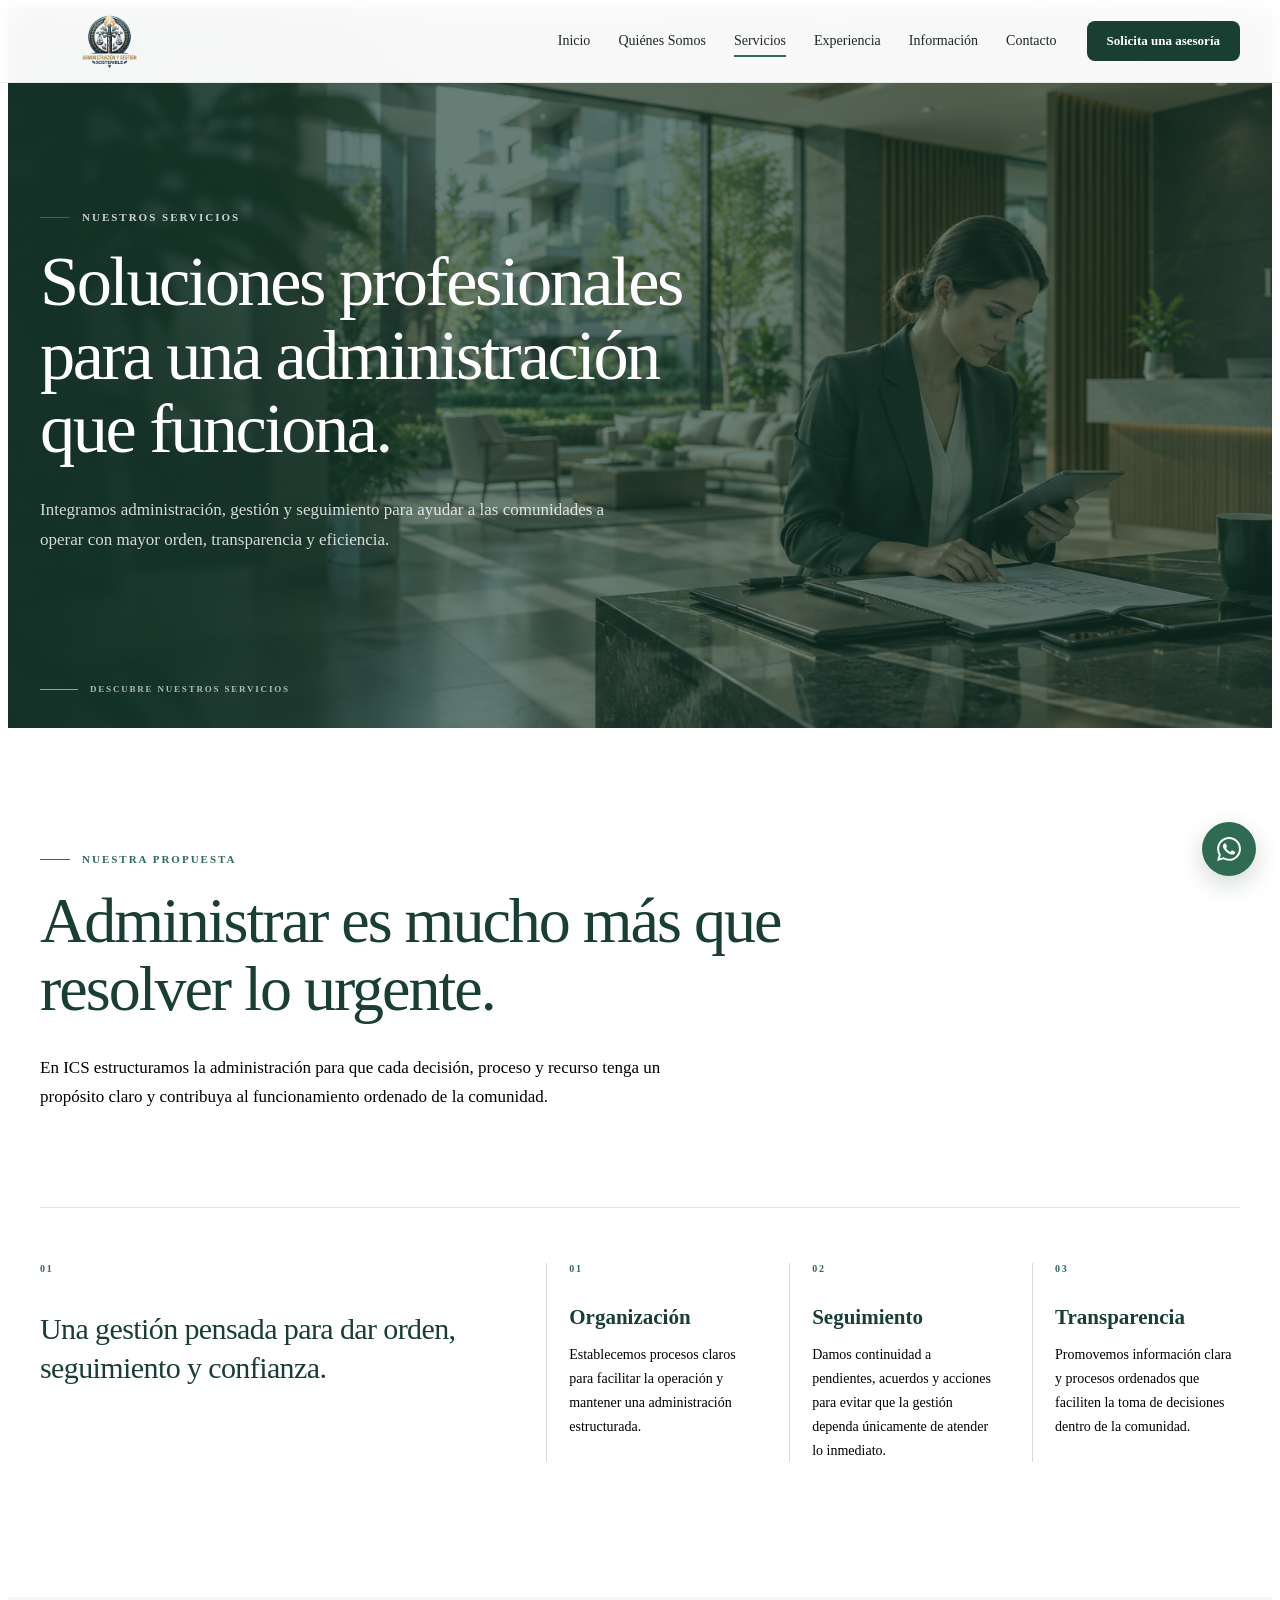
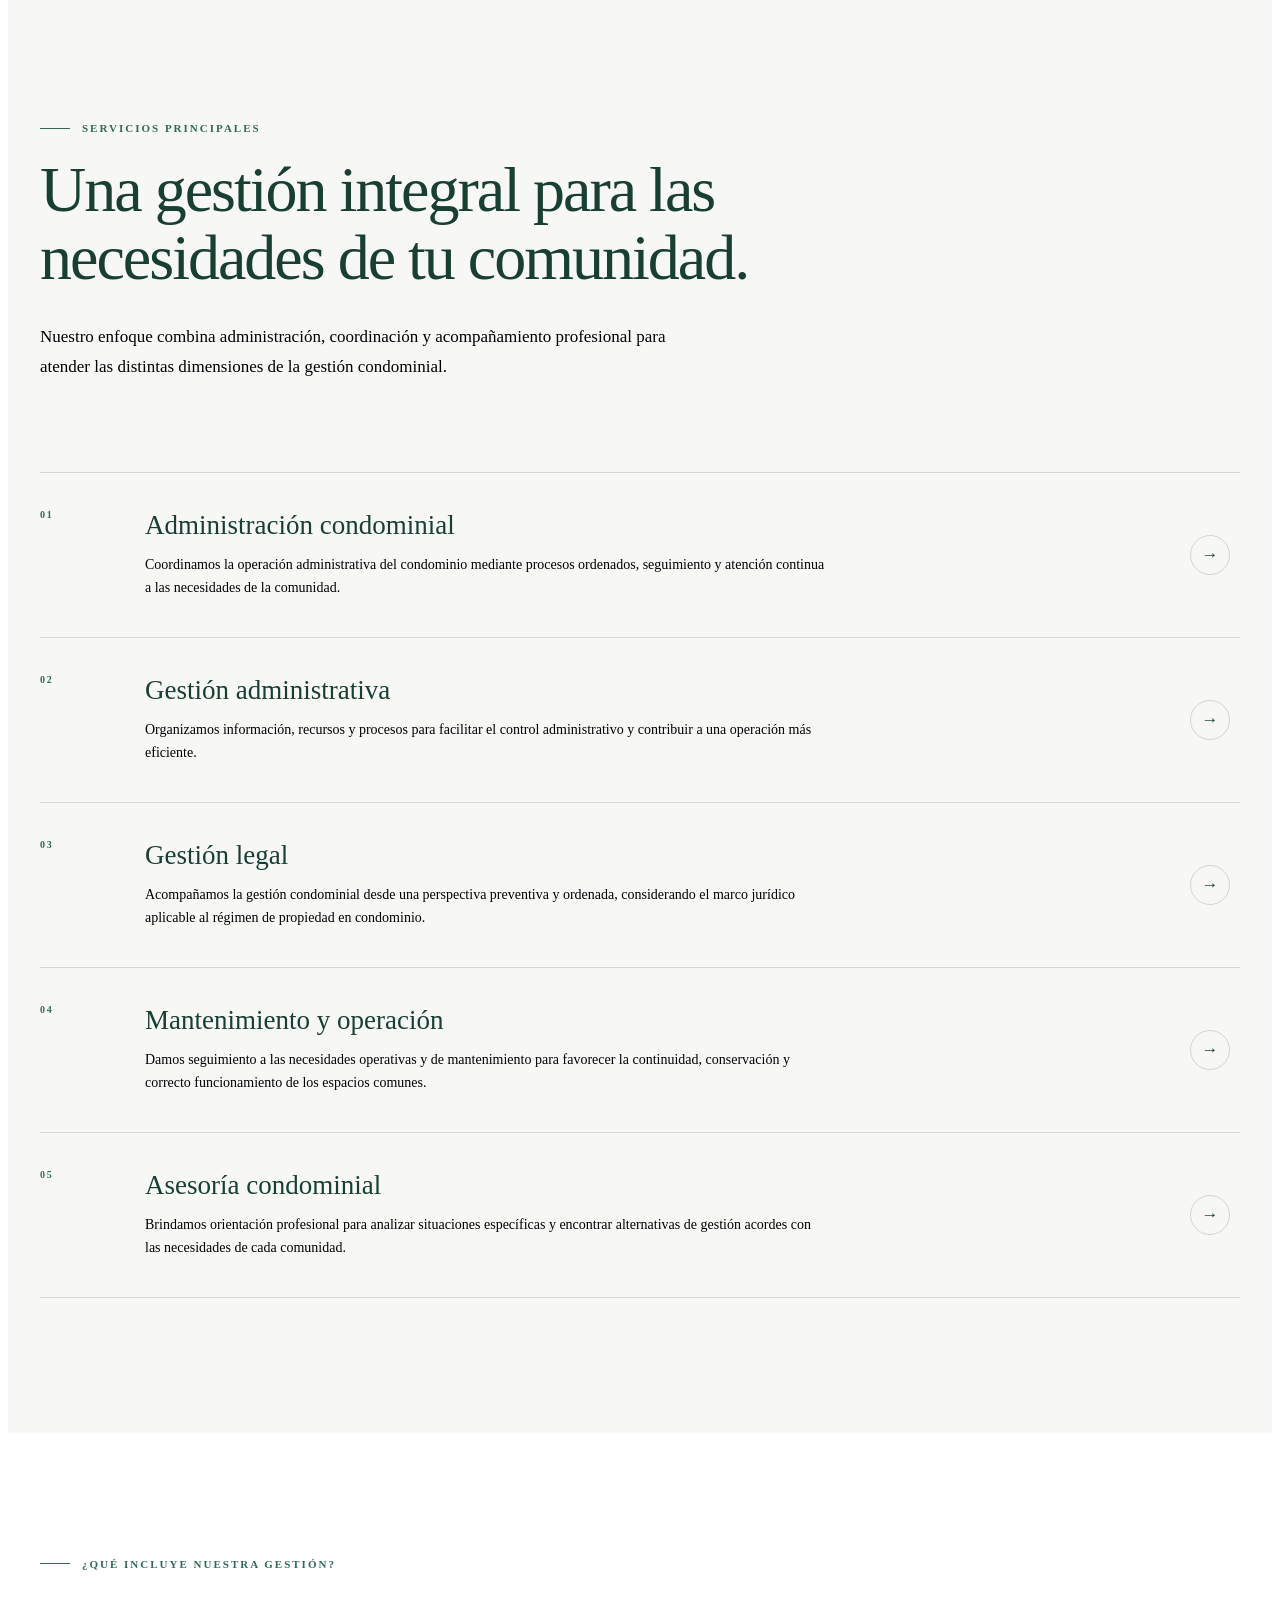
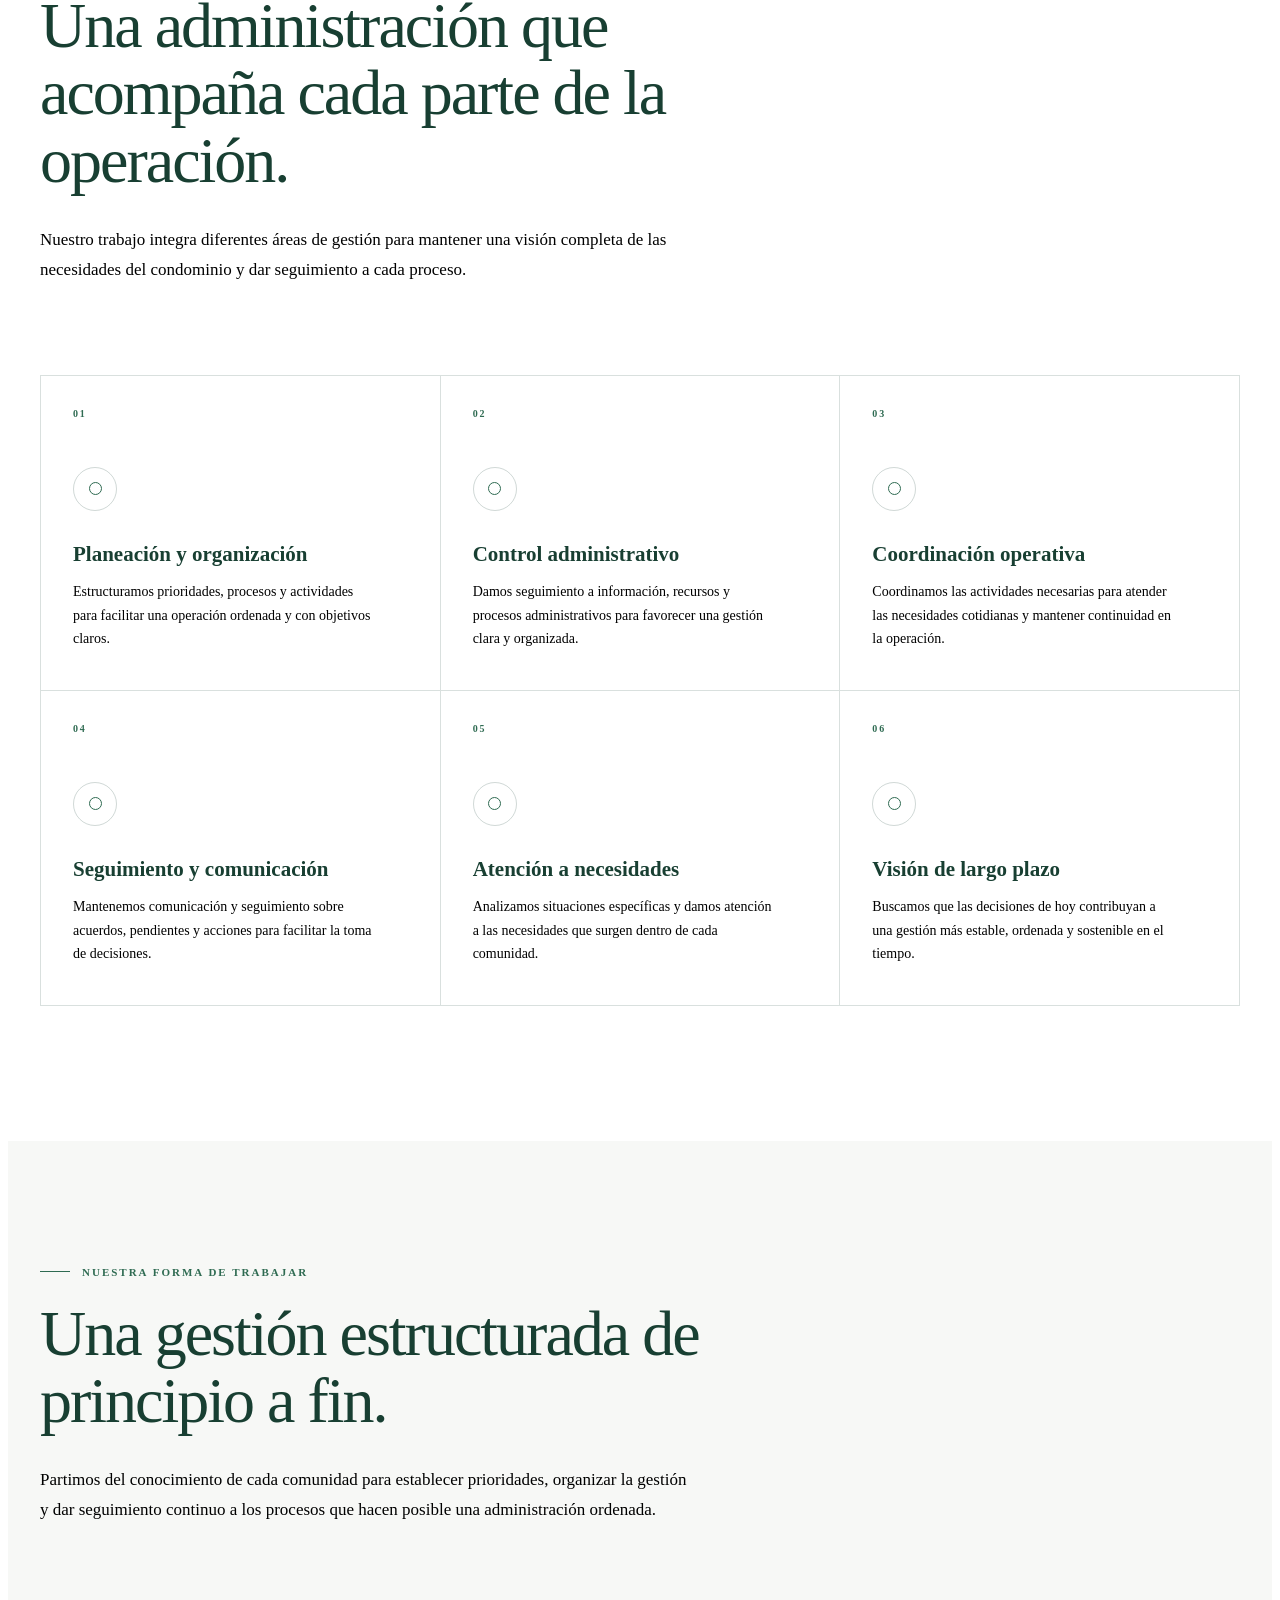
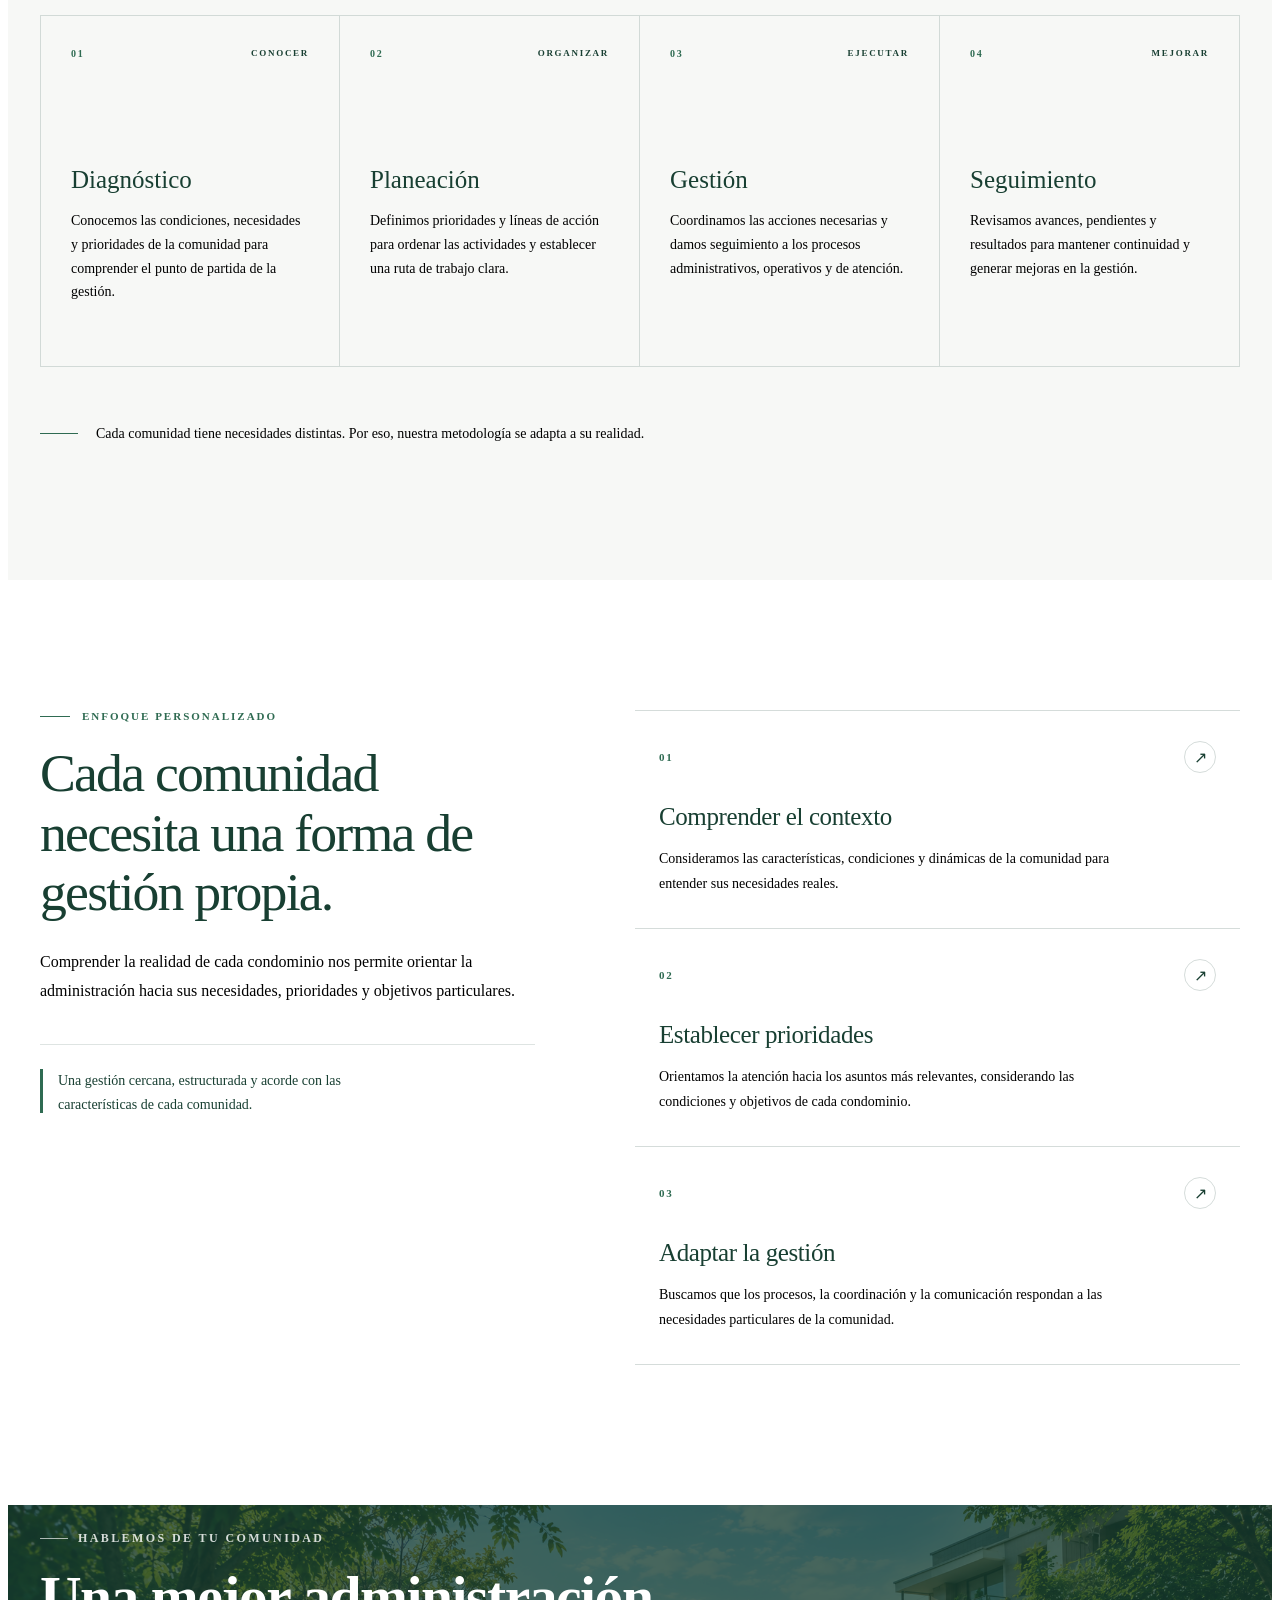
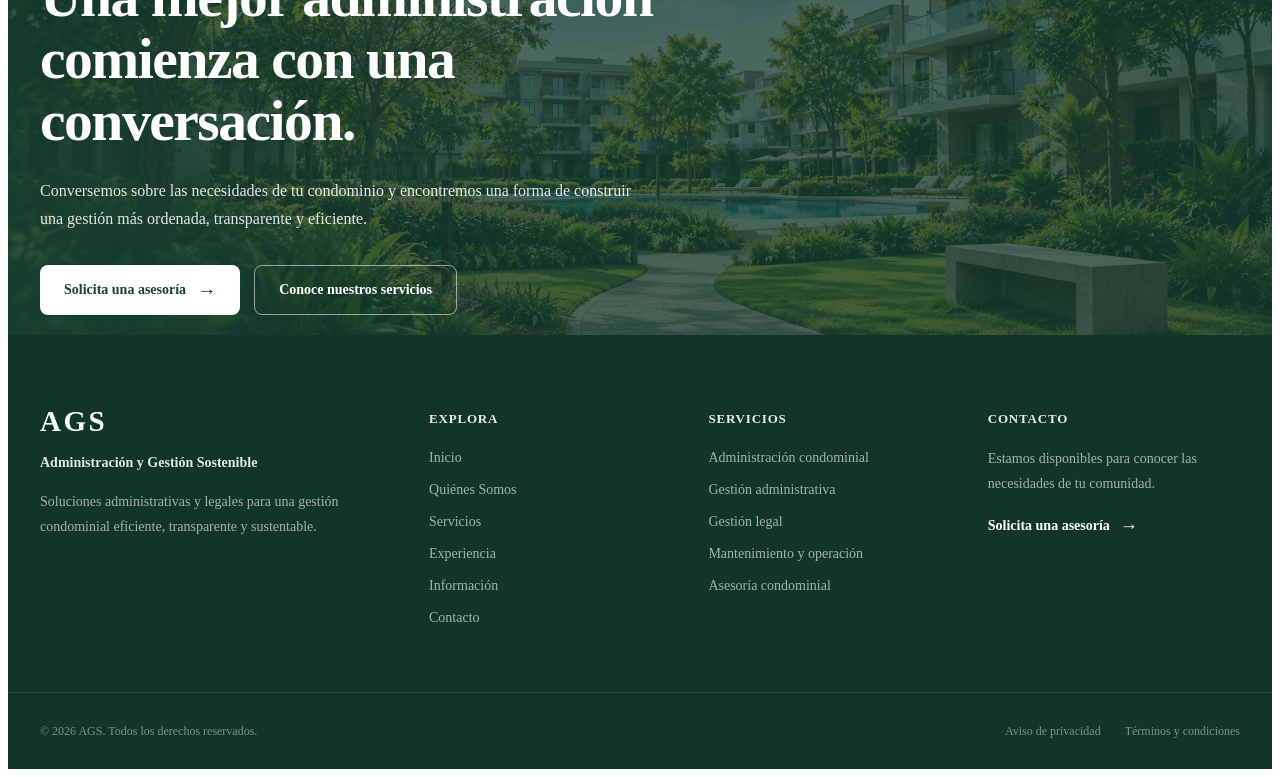
<file: pages/servicios.html>
<!DOCTYPE html>
<html lang="es">

<head>
    <meta charset="UTF-8">
    <meta name="viewport" content="width=device-width, initial-scale=1.0">

    <title>Servicios | ICS</title>

    <meta
        name="description"
        content="Conoce los servicios de ICS para una administración condominial profesional, transparente y sustentable."
    >

    <link rel="stylesheet" href="../css/styles.css">
    <link rel="stylesheet" href="../css/responsive.css">
</head>

<body>

    <!-- =====================================================
         HEADER
         ===================================================== -->

    <header class="site-header">

        <div class="header-container">

            <a href="../index.html" class="logo" aria-label="ICS - Inicio">
                <img
                    src="../assets/images/logo/logoags.png"
                    alt="ICS — Investigación Condominial Sustentable"
                    class="logo-image"
                >
            </a>

            <nav class="main-nav" aria-label="Navegación principal">

                <a href="../index.html" class="nav-link">
                    Inicio
                </a>

                <a href="nosotros.html" class="nav-link">
                    Quiénes Somos
                </a>

                <a href="servicios.html" class="nav-link active" aria-current="page">
                    Servicios
                </a>

                <a href="experiencia.html" class="nav-link">
                    Experiencia
                </a>

                <a href="informacion.html" class="nav-link">
                    Información
                </a>

                <a href="contacto.html" class="nav-link">
                    Contacto
                </a>

            </nav>

            <a href="contacto.html" class="header-button">
                Solicita una asesoría
            </a>

            <button
                class="menu-toggle"
                type="button"
                aria-label="Abrir menú"
                aria-expanded="false"
                aria-controls="main-navigation"
            >
                <span></span>
                <span></span>
                <span></span>
            </button>

        </div>

    </header>


    <!-- =====================================================
         CONTENIDO PRINCIPAL
         ===================================================== -->

    <main>

        <!-- =================================================
             HERO — SERVICIOS
             ================================================= -->

        <section class="services-hero" id="servicios-hero">

            <div
                class="services-hero-background"
                aria-hidden="true"
            ></div>

            <div
                class="services-hero-overlay"
                aria-hidden="true"
            ></div>

            <div class="services-hero-container">

                <div class="services-hero-content">

                    <span class="services-hero-eyebrow">
                        NUESTROS SERVICIOS
                    </span>

                    <h1>
                        Soluciones profesionales para una administración que funciona.
                    </h1>

                    <p>
                        Integramos administración, gestión y seguimiento para ayudar
                        a las comunidades a operar con mayor orden, transparencia
                        y eficiencia.
                    </p>

                </div>

                <div
                    class="services-hero-scroll"
                    aria-hidden="true"
                >
                    <span class="services-hero-scroll-line"></span>
                    <span>DESCUBRE NUESTROS SERVICIOS</span>
                </div>

            </div>

        </section>








        <!-- =========================================================
                NUESTRA PROPUESTA DE SERVICIO
                ========================================================= -->
        <section class="services-proposal" id="propuesta">
            <div class="services-proposal-container">

                <div class="services-proposal-header reveal-on-scroll">
                    <span class="section-eyebrow">NUESTRA PROPUESTA</span>

                    <h2>
                        Administrar es mucho más que resolver lo urgente.
                    </h2>

                    <p>
                        En ICS estructuramos la administración para que cada decisión,
                        proceso y recurso tenga un propósito claro y contribuya al
                        funcionamiento ordenado de la comunidad.
                    </p>
                </div>

                <div class="services-proposal-content reveal-on-scroll">

                    <div class="services-proposal-statement">
                        <span class="services-proposal-number">01</span>

                        <h3>
                            Una gestión pensada para dar orden, seguimiento y confianza.
                        </h3>
                    </div>

                    <div class="services-proposal-points">

                        <div class="services-proposal-point">
                            <span class="services-proposal-point-number">01</span>

                            <div>
                                <h4>Organización</h4>
                                <p>
                                    Establecemos procesos claros para facilitar la
                                    operación y mantener una administración estructurada.
                                </p>
                            </div>
                        </div>

                        <div class="services-proposal-point">
                            <span class="services-proposal-point-number">02</span>

                            <div>
                                <h4>Seguimiento</h4>
                                <p>
                                    Damos continuidad a pendientes, acuerdos y acciones
                                    para evitar que la gestión dependa únicamente de
                                    atender lo inmediato.
                                </p>
                            </div>
                        </div>

                        <div class="services-proposal-point">
                            <span class="services-proposal-point-number">03</span>

                            <div>
                                <h4>Transparencia</h4>
                                <p>
                                    Promovemos información clara y procesos ordenados
                                    que faciliten la toma de decisiones dentro de la
                                    comunidad.
                                </p>
                            </div>
                        </div>

                    </div>

                </div>

            </div>
        </section>







        <!-- =========================================================
             SERVICIOS PRINCIPALES
             ========================================================= -->
        <section class="services-main" id="servicios-principales">
            <div class="services-main-container">

                <div class="services-main-header reveal-on-scroll">
                    <span class="section-eyebrow">SERVICIOS PRINCIPALES</span>

                    <h2>
                        Una gestión integral para las necesidades de tu comunidad.
                    </h2>

                    <p>
                        Nuestro enfoque combina administración, coordinación y
                        acompañamiento profesional para atender las distintas
                        dimensiones de la gestión condominial.
                    </p>
                </div>

                <div class="services-main-list reveal-on-scroll">

                    <article class="service-main-item">
                        <span class="service-main-number">01</span>

                        <div class="service-main-content">
                            <h3>Administración condominial</h3>
                            <p>
                                Coordinamos la operación administrativa del condominio
                                mediante procesos ordenados, seguimiento y atención
                                continua a las necesidades de la comunidad.
                            </p>
                        </div>

                        <span class="service-main-arrow" aria-hidden="true">→</span>
                    </article>

                    <article class="service-main-item">
                        <span class="service-main-number">02</span>

                        <div class="service-main-content">
                            <h3>Gestión administrativa</h3>
                            <p>
                                Organizamos información, recursos y procesos para
                                facilitar el control administrativo y contribuir a una
                                operación más eficiente.
                            </p>
                        </div>

                        <span class="service-main-arrow" aria-hidden="true">→</span>
                    </article>

                    <article class="service-main-item">
                        <span class="service-main-number">03</span>

                        <div class="service-main-content">
                            <h3>Gestión legal</h3>
                            <p>
                                Acompañamos la gestión condominial desde una perspectiva
                                preventiva y ordenada, considerando el marco jurídico
                                aplicable al régimen de propiedad en condominio.
                            </p>
                        </div>

                        <span class="service-main-arrow" aria-hidden="true">→</span>
                    </article>

                    <article class="service-main-item">
                        <span class="service-main-number">04</span>

                        <div class="service-main-content">
                            <h3>Mantenimiento y operación</h3>
                            <p>
                                Damos seguimiento a las necesidades operativas y de
                                mantenimiento para favorecer la continuidad, conservación
                                y correcto funcionamiento de los espacios comunes.
                            </p>
                        </div>

                        <span class="service-main-arrow" aria-hidden="true">→</span>
                    </article>

                    <article class="service-main-item">
                        <span class="service-main-number">05</span>

                        <div class="service-main-content">
                            <h3>Asesoría condominial</h3>
                            <p>
                                Brindamos orientación profesional para analizar
                                situaciones específicas y encontrar alternativas de
                                gestión acordes con las necesidades de cada comunidad.
                            </p>
                        </div>

                        <span class="service-main-arrow" aria-hidden="true">→</span>
                    </article>

                </div>

            </div>
        </section>









        <!-- =========================================================
             QUÉ INCLUYE NUESTRA GESTIÓN
             ========================================================= -->
        <section class="services-includes" id="incluye-gestion">
            <div class="services-includes-container">

                <div class="services-includes-header reveal-on-scroll">
                    <span class="section-eyebrow">¿QUÉ INCLUYE NUESTRA GESTIÓN?</span>

                    <h2>
                        Una administración que acompaña cada parte de la operación.
                    </h2>

                    <p>
                        Nuestro trabajo integra diferentes áreas de gestión para
                        mantener una visión completa de las necesidades del condominio
                        y dar seguimiento a cada proceso.
                    </p>
                </div>

                <div class="services-includes-grid reveal-on-scroll">

                    <article class="services-include-card">
                        <span class="services-include-number">01</span>

                        <div class="services-include-icon" aria-hidden="true">
                            <span></span>
                        </div>

                        <h3>Planeación y organización</h3>

                        <p>
                            Estructuramos prioridades, procesos y actividades para
                            facilitar una operación ordenada y con objetivos claros.
                        </p>
                    </article>


                    <article class="services-include-card">
                        <span class="services-include-number">02</span>

                        <div class="services-include-icon" aria-hidden="true">
                            <span></span>
                        </div>

                        <h3>Control administrativo</h3>

                        <p>
                            Damos seguimiento a información, recursos y procesos
                            administrativos para favorecer una gestión clara y
                            organizada.
                        </p>
                    </article>


                    <article class="services-include-card">
                        <span class="services-include-number">03</span>

                        <div class="services-include-icon" aria-hidden="true">
                            <span></span>
                        </div>

                        <h3>Coordinación operativa</h3>

                        <p>
                            Coordinamos las actividades necesarias para atender las
                            necesidades cotidianas y mantener continuidad en la
                            operación.
                        </p>
                    </article>


                    <article class="services-include-card">
                        <span class="services-include-number">04</span>

                        <div class="services-include-icon" aria-hidden="true">
                            <span></span>
                        </div>

                        <h3>Seguimiento y comunicación</h3>

                        <p>
                            Mantenemos comunicación y seguimiento sobre acuerdos,
                            pendientes y acciones para facilitar la toma de decisiones.
                        </p>
                    </article>


                    <article class="services-include-card">
                        <span class="services-include-number">05</span>

                        <div class="services-include-icon" aria-hidden="true">
                            <span></span>
                        </div>

                        <h3>Atención a necesidades</h3>

                        <p>
                            Analizamos situaciones específicas y damos atención a las
                            necesidades que surgen dentro de cada comunidad.
                        </p>
                    </article>


                    <article class="services-include-card">
                        <span class="services-include-number">06</span>

                        <div class="services-include-icon" aria-hidden="true">
                            <span></span>
                        </div>

                        <h3>Visión de largo plazo</h3>

                        <p>
                            Buscamos que las decisiones de hoy contribuyan a una gestión
                            más estable, ordenada y sostenible en el tiempo.
                        </p>
                    </article>

                </div>

            </div>
        </section>








        <!-- =========================================================
             NUESTRA FORMA DE TRABAJAR
             ========================================================= -->
        <section class="services-process" id="forma-trabajar">
            <div class="services-process-container">

                <div class="services-process-header reveal-on-scroll">
                    <span class="section-eyebrow">NUESTRA FORMA DE TRABAJAR</span>

                    <h2>
                        Una gestión estructurada de principio a fin.
                    </h2>

                    <p>
                        Partimos del conocimiento de cada comunidad para establecer
                        prioridades, organizar la gestión y dar seguimiento continuo
                        a los procesos que hacen posible una administración ordenada.
                    </p>
                </div>

                <div class="services-process-list reveal-on-scroll">

                    <article class="services-process-item">
                        <div class="services-process-top">
                            <span class="services-process-number">01</span>
                            <span class="services-process-label">CONOCER</span>
                        </div>

                        <div class="services-process-content">
                            <h3>Diagnóstico</h3>

                            <p>
                                Conocemos las condiciones, necesidades y prioridades
                                de la comunidad para comprender el punto de partida
                                de la gestión.
                            </p>
                        </div>
                    </article>


                    <article class="services-process-item">
                        <div class="services-process-top">
                            <span class="services-process-number">02</span>
                            <span class="services-process-label">ORGANIZAR</span>
                        </div>

                        <div class="services-process-content">
                            <h3>Planeación</h3>

                            <p>
                                Definimos prioridades y líneas de acción para ordenar
                                las actividades y establecer una ruta de trabajo clara.
                            </p>
                        </div>
                    </article>


                    <article class="services-process-item">
                        <div class="services-process-top">
                            <span class="services-process-number">03</span>
                            <span class="services-process-label">EJECUTAR</span>
                        </div>

                        <div class="services-process-content">
                            <h3>Gestión</h3>

                            <p>
                                Coordinamos las acciones necesarias y damos seguimiento
                                a los procesos administrativos, operativos y de atención.
                            </p>
                        </div>
                    </article>


                    <article class="services-process-item">
                        <div class="services-process-top">
                            <span class="services-process-number">04</span>
                            <span class="services-process-label">MEJORAR</span>
                        </div>

                        <div class="services-process-content">
                            <h3>Seguimiento</h3>

                            <p>
                                Revisamos avances, pendientes y resultados para mantener
                                continuidad y generar mejoras en la gestión.
                            </p>
                        </div>
                    </article>

                </div>

                <div class="services-process-footer reveal-on-scroll">
                    <span class="services-process-footer-line"></span>

                    <p>
                        Cada comunidad tiene necesidades distintas. Por eso,
                        nuestra metodología se adapta a su realidad.
                    </p>
                </div>

            </div>
        </section>









        <!-- ENFOQUE PERSONALIZADO -->
        <section class="services-approach" id="enfoque-personalizado">
            <div class="services-approach-container">

                <div class="services-approach-intro reveal-on-scroll">
                    <span class="section-eyebrow">ENFOQUE PERSONALIZADO</span>

                    <h2>Cada comunidad necesita una forma de gestión propia.</h2>

                    <p>
                        Comprender la realidad de cada condominio nos permite
                        orientar la administración hacia sus necesidades,
                        prioridades y objetivos particulares.
                    </p>

                    <div class="services-approach-note">
                        <span class="services-approach-note-line" aria-hidden="true"></span>
                        <p>
                            Una gestión cercana, estructurada y acorde con
                            las características de cada comunidad.
                        </p>
                    </div>
                </div>

                <div class="services-approach-details reveal-on-scroll">

                    <article class="services-approach-item">
                        <div class="services-approach-item-top">
                            <span class="services-approach-number">01</span>
                            <span class="services-approach-symbol" aria-hidden="true">↗</span>
                        </div>

                        <div class="services-approach-item-content">
                            <h3>Comprender el contexto</h3>
                            <p>
                                Consideramos las características, condiciones
                                y dinámicas de la comunidad para entender
                                sus necesidades reales.
                            </p>
                        </div>
                    </article>

                    <article class="services-approach-item">
                        <div class="services-approach-item-top">
                            <span class="services-approach-number">02</span>
                            <span class="services-approach-symbol" aria-hidden="true">↗</span>
                        </div>

                        <div class="services-approach-item-content">
                            <h3>Establecer prioridades</h3>
                            <p>
                                Orientamos la atención hacia los asuntos más
                                relevantes, considerando las condiciones
                                y objetivos de cada condominio.
                            </p>
                        </div>
                    </article>

                    <article class="services-approach-item">
                        <div class="services-approach-item-top">
                            <span class="services-approach-number">03</span>
                            <span class="services-approach-symbol" aria-hidden="true">↗</span>
                        </div>

                        <div class="services-approach-item-content">
                            <h3>Adaptar la gestión</h3>
                            <p>
                                Buscamos que los procesos, la coordinación
                                y la comunicación respondan a las necesidades
                                particulares de la comunidad.
                            </p>
                        </div>
                    </article>

                </div>
            </div>
        </section>





        <!-- =================================================
             PRÓXIMAS SECCIONES
             ================================================= -->

        <!--
            Aquí construiremos posteriormente:

            1. Nuestra propuesta de servicio
            2. Servicios principales
            3. ¿Qué incluye nuestra gestión?
            4. Nuestra forma de trabajar
            5. Enfoque personalizado
            6. CTA final
        -->


        <!-- =================================================
             CTA FINAL
             ================================================= -->

        <section class="final-cta-section">

            <div
                class="final-cta-background"
                aria-hidden="true"
            ></div>

            <div class="final-cta-container">

                <div class="final-cta-content">

                    <span class="section-eyebrow">
                        HABLEMOS DE TU COMUNIDAD
                    </span>

                    <h2>
                        Una mejor administración comienza con una conversación.
                    </h2>

                    <p>
                        Conversemos sobre las necesidades de tu condominio y
                        encontremos una forma de construir una gestión más
                        ordenada, transparente y eficiente.
                    </p>

                    <div class="final-cta-actions">

                        <a
                            href="contacto.html"
                            class="final-cta-button primary"
                        >
                            Solicita una asesoría
                            <span>→</span>
                        </a>

                        <a
                            href="servicios.html"
                            class="final-cta-button secondary"
                        >
                            Conoce nuestros servicios
                        </a>

                    </div>


                </div>

            </div>

        </section>

    </main>


    <!-- =====================================================
         WHATSAPP
         ===================================================== -->

    <a
        href="https://wa.me/525618717104"
        class="whatsapp-float"
        target="_blank"
        rel="noopener noreferrer"
        aria-label="Contactar a ICS por WhatsApp"
    >

        <span
            class="whatsapp-icon"
            aria-hidden="true"
        >
            <svg
                viewBox="0 0 24 24"
                role="img"
                focusable="false"
            >
                <path d="M20.52 3.48A11.86 11.86 0 0 0 12.04 0C5.49 0 .16 5.33.16 11.88c0 2.09.55 4.13 1.59 5.93L.07 24l6.34-1.66a11.86 11.86 0 0 0 5.62 1.42h.01c6.55 0 11.88-5.33 11.88-11.88 0-3.18-1.24-6.16-3.4-8.4ZM12.04 21.8h-.01a9.9 9.9 0 0 1-5.04-1.38l-.36-.21-3.76.99 1-3.67-.23-.38a9.9 9.9 0 0 1-1.52-5.27C2.12 6.4 6.56 1.96 12.04 1.96c2.65 0 5.14 1.03 7.01 2.91a9.84 9.84 0 0 1 2.9 7.02c0 5.48-4.44 9.91-9.91 9.91Zm5.43-7.42c-.3-.15-1.77-.87-2.04-.97-.27-.1-.47-.15-.67.15-.2.3-.77.97-.95 1.17-.17.2-.35.22-.65.07-.3-.15-1.26-.46-2.4-1.47-.89-.79-1.49-1.76-1.66-2.06-.17-.3-.02-.46.13-.61.13-.13.3-.35.45-.52.15-.17.2-.3.3-.5.1-.2.05-.37-.02-.52-.07-.15-.67-1.61-.92-2.21-.24-.58-.49-.5-.67-.51h-.57c-.2 0-.52.07-.8.37-.27.3-1.04 1.02-1.04 2.48s1.07 2.87 1.22 3.07c.15.2 2.1 3.2 5.09 4.49.71.31 1.27.49 1.71.63.72.23 1.38.2 1.9.12.58-.09 1.77-.72 2.02-1.41.25-.69.25-1.28.17-1.4-.07-.12-.27-.2-.57-.35Z" />
            </svg>
        </span>

    </a>


    <!-- =====================================================
         BACK TO TOP
         ===================================================== -->

    <button
        class="back-to-top"
        id="backToTop"
        type="button"
        aria-label="Volver al inicio"
    >
        ↑
    </button>


    <!-- =====================================================
         FOOTER
         ===================================================== -->

    <footer class="site-footer">

        <div class="footer-container">

            <div class="footer-brand">

                <a
                    href="../index.html"
                    class="footer-logo"
                >
                    AGS
                </a>

                <p class="footer-description">
                    Administración y Gestión Sostenible
                </p>

                <p class="footer-text">
                    Soluciones administrativas y legales para una gestión
                    condominial eficiente, transparente y sustentable.
                </p>

            </div>


            <div class="footer-column">

                <h3>
                    Explora
                </h3>

                <nav
                    class="footer-links"
                    aria-label="Navegación del pie de página"
                >

                    <a href="../index.html">
                        Inicio
                    </a>

                    <a href="nosotros.html">
                        Quiénes Somos
                    </a>

                    <a href="servicios.html">
                        Servicios
                    </a>

                    <a href="experiencia.html">
                        Experiencia
                    </a>

                    <a href="informacion.html">
                        Información
                    </a>

                    <a href="contacto.html">
                        Contacto
                    </a>

                </nav>

            </div>


            <div class="footer-column">

                <h3>
                    Servicios
                </h3>

                <nav
                    class="footer-links"
                    aria-label="Servicios"
                >

                    <a href="servicios.html">
                        Administración condominial
                    </a>

                    <a href="servicios.html">
                        Gestión administrativa
                    </a>

                    <a href="servicios.html">
                        Gestión legal
                    </a>

                    <a href="servicios.html">
                        Mantenimiento y operación
                    </a>

                    <a href="servicios.html">
                        Asesoría condominial
                    </a>

                </nav>

            </div>


            <div class="footer-column footer-contact">

                <h3>
                    Contacto
                </h3>

                <p>
                    Estamos disponibles para conocer las necesidades
                    de tu comunidad.
                </p>

                <a
                    href="contacto.html"
                    class="footer-contact-link"
                >
                    Solicita una asesoría
                    <span>→</span>
                </a>

            </div>

        </div>


        <div class="footer-bottom">

            <div class="footer-bottom-container">

                <p>
                    © 2026 AGS. Todos los derechos reservados.
                </p>

                <div class="footer-legal">

                    <a href="#">
                        Aviso de privacidad
                    </a>

                    <a href="#">
                        Términos y condiciones
                    </a>

                </div>

            </div>

        </div>

    </footer>


    <!-- =====================================================
         JAVASCRIPT
         ===================================================== -->

    <script src="../js/main.js"></script>

</body>

</html>
</file>
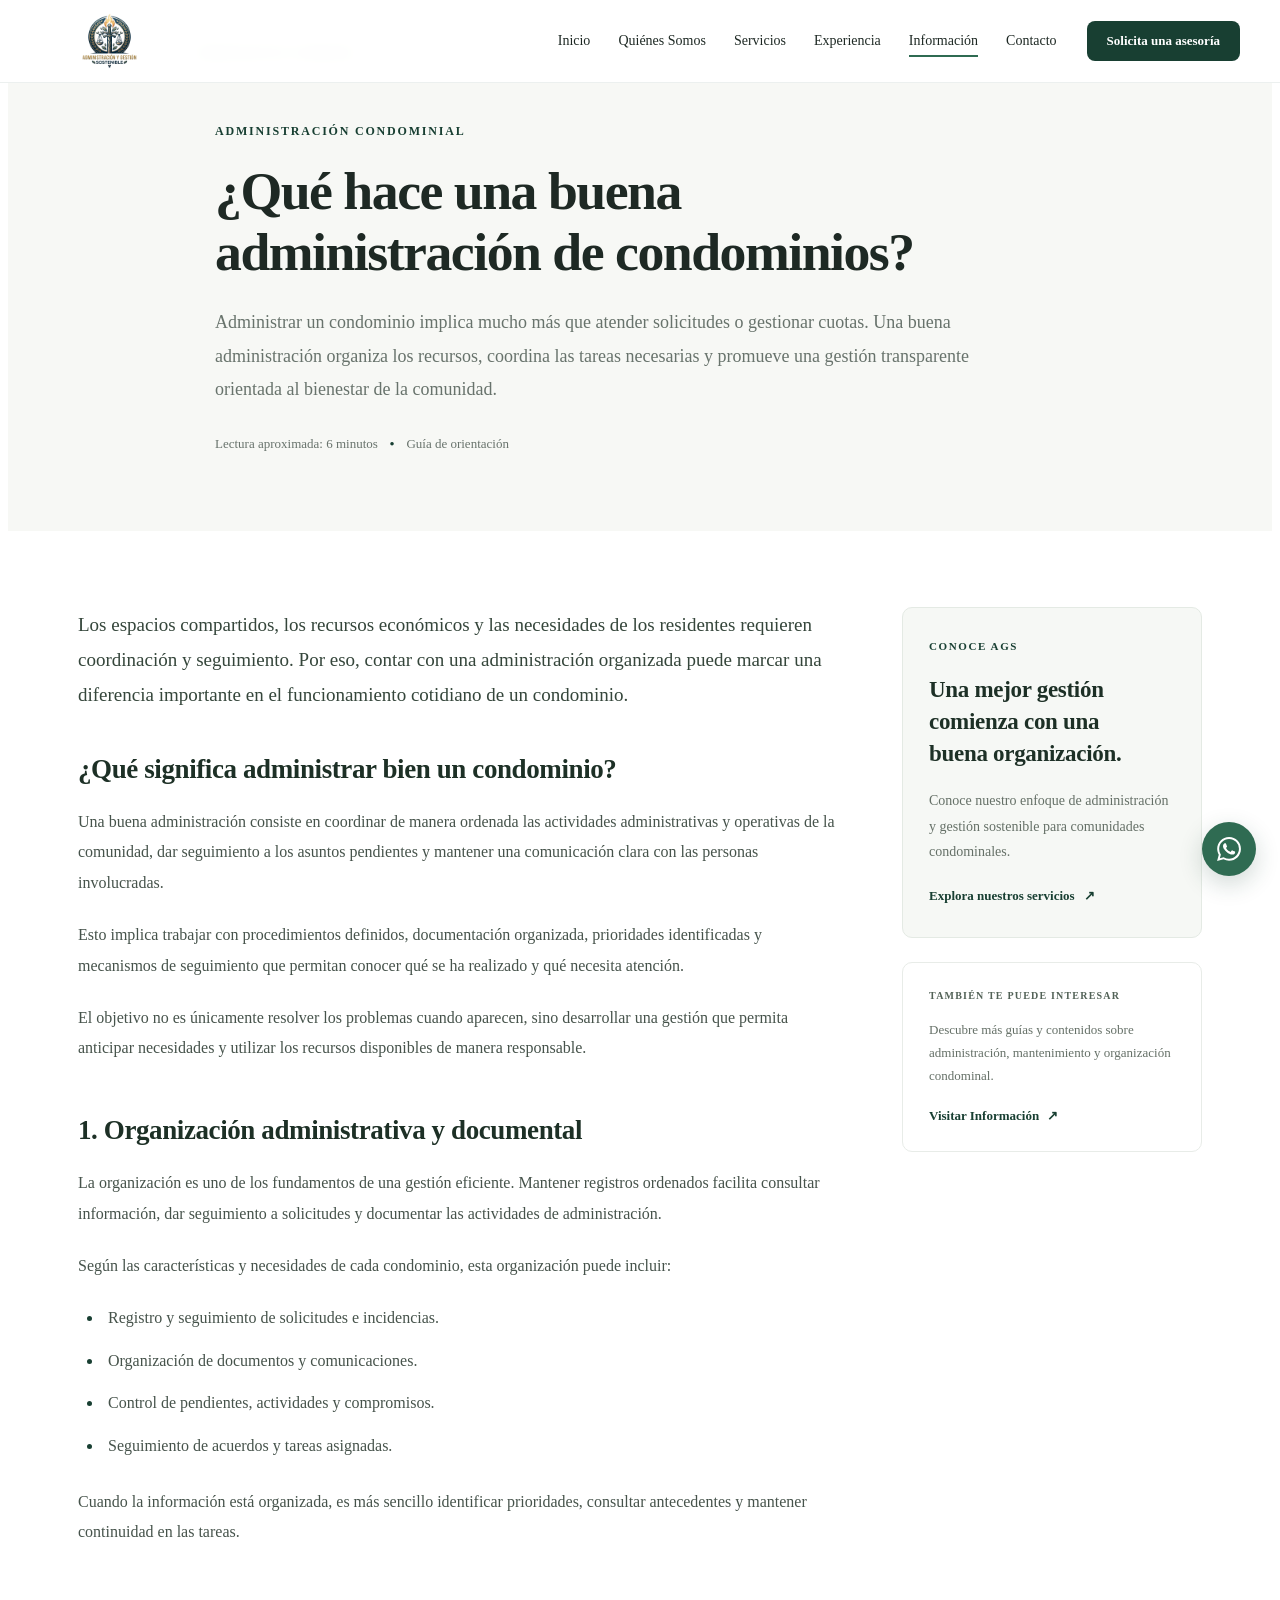
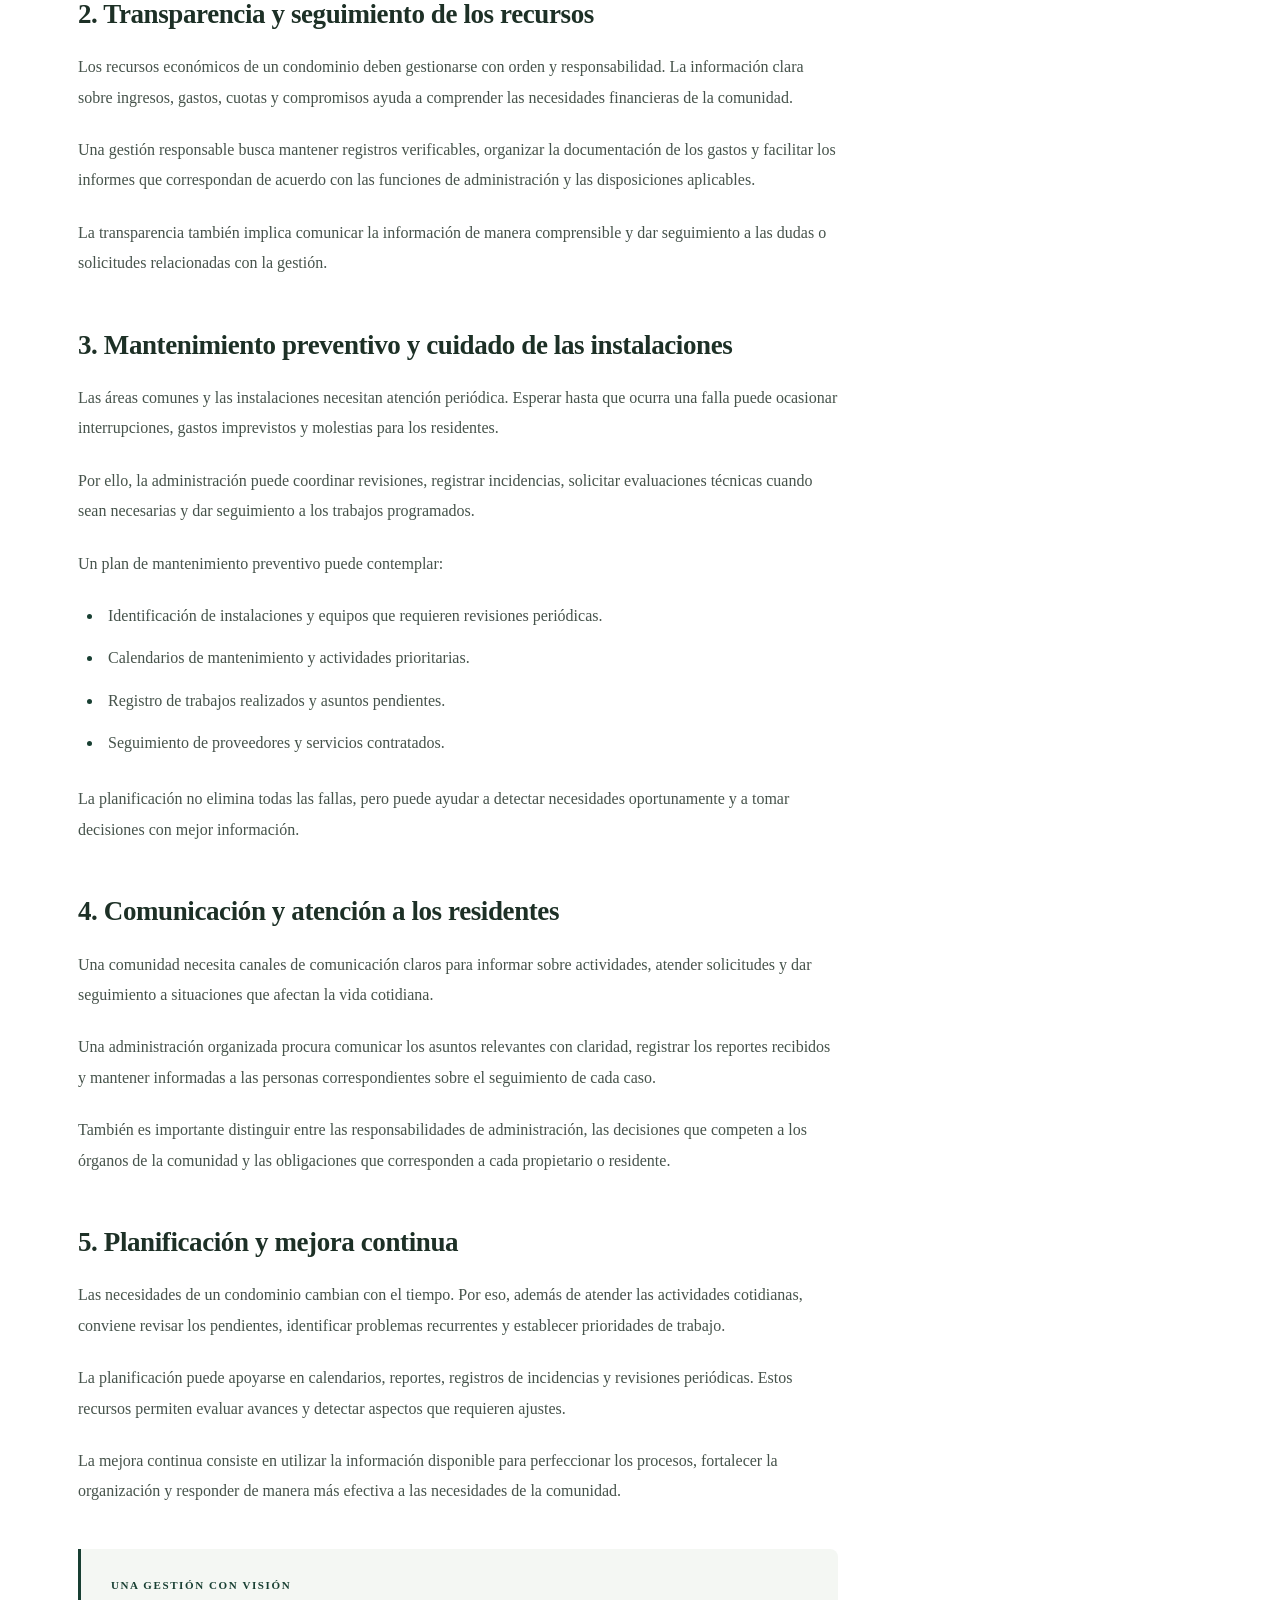
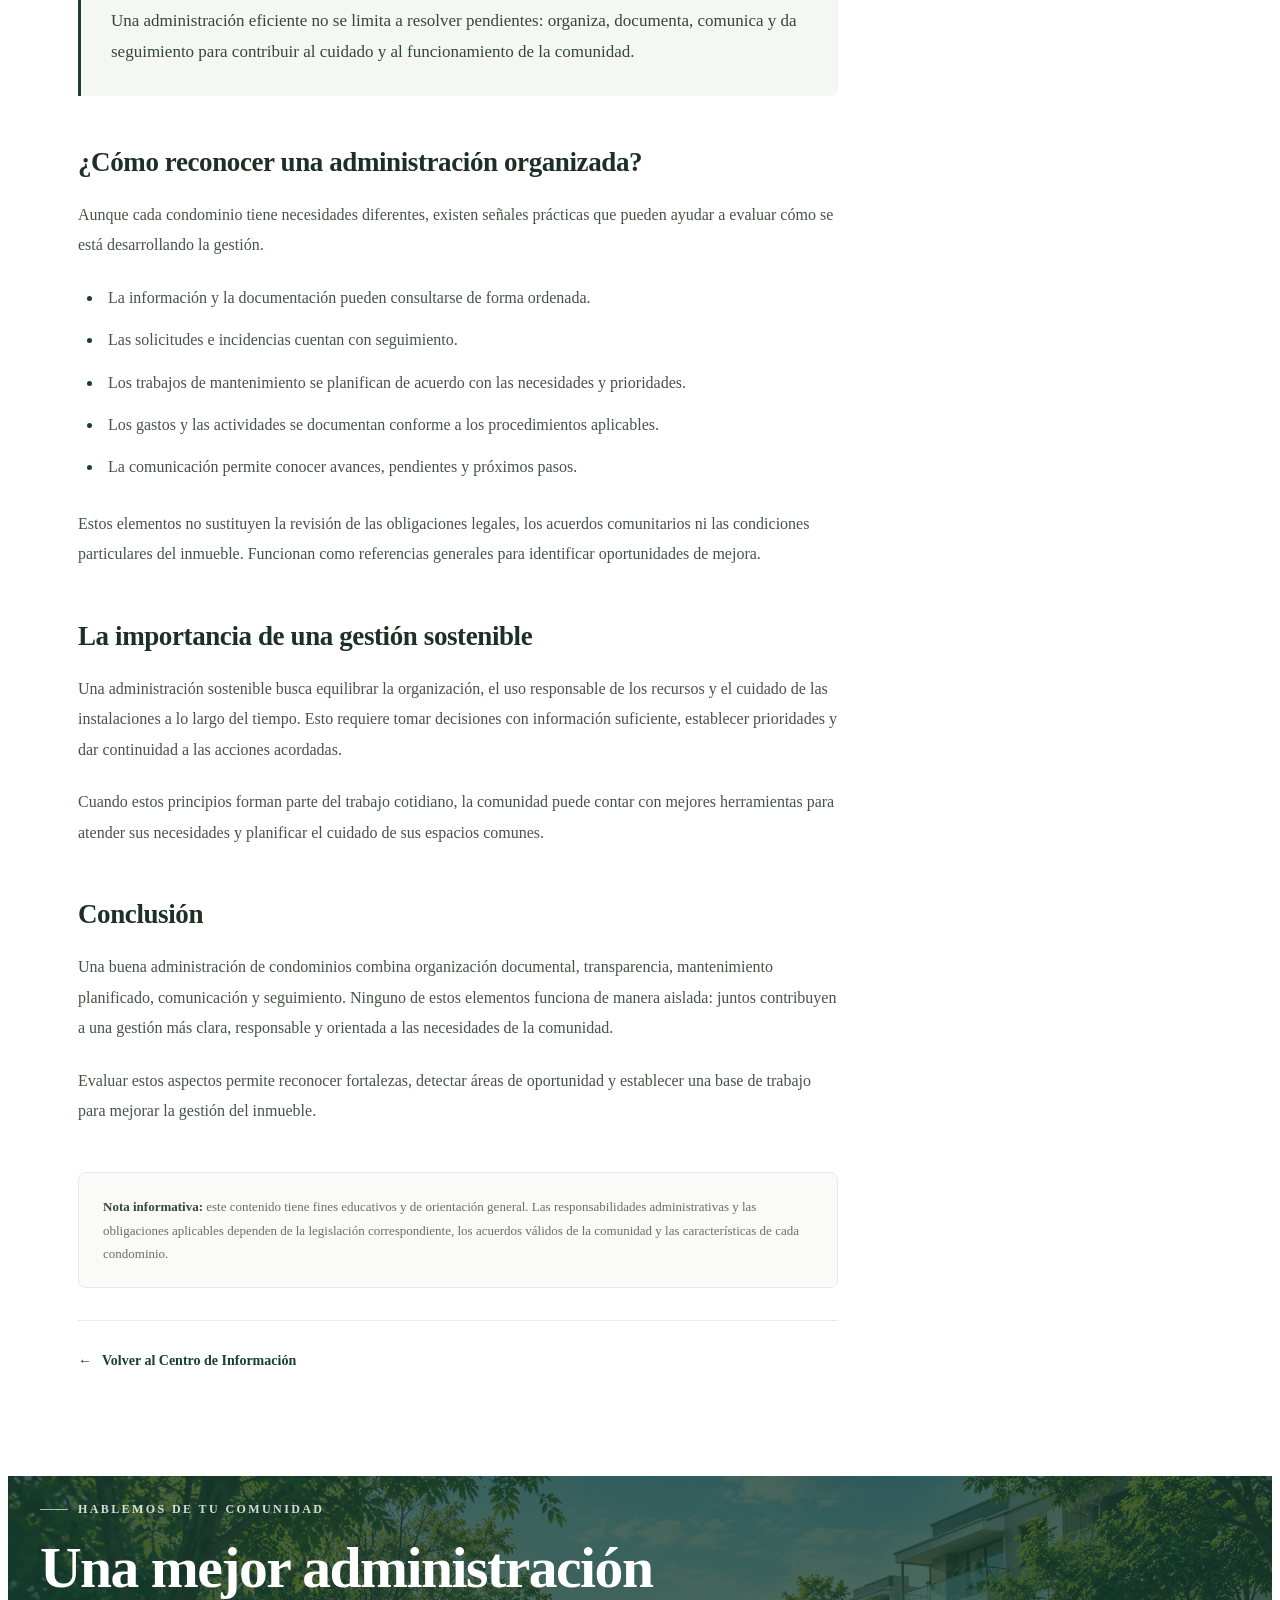
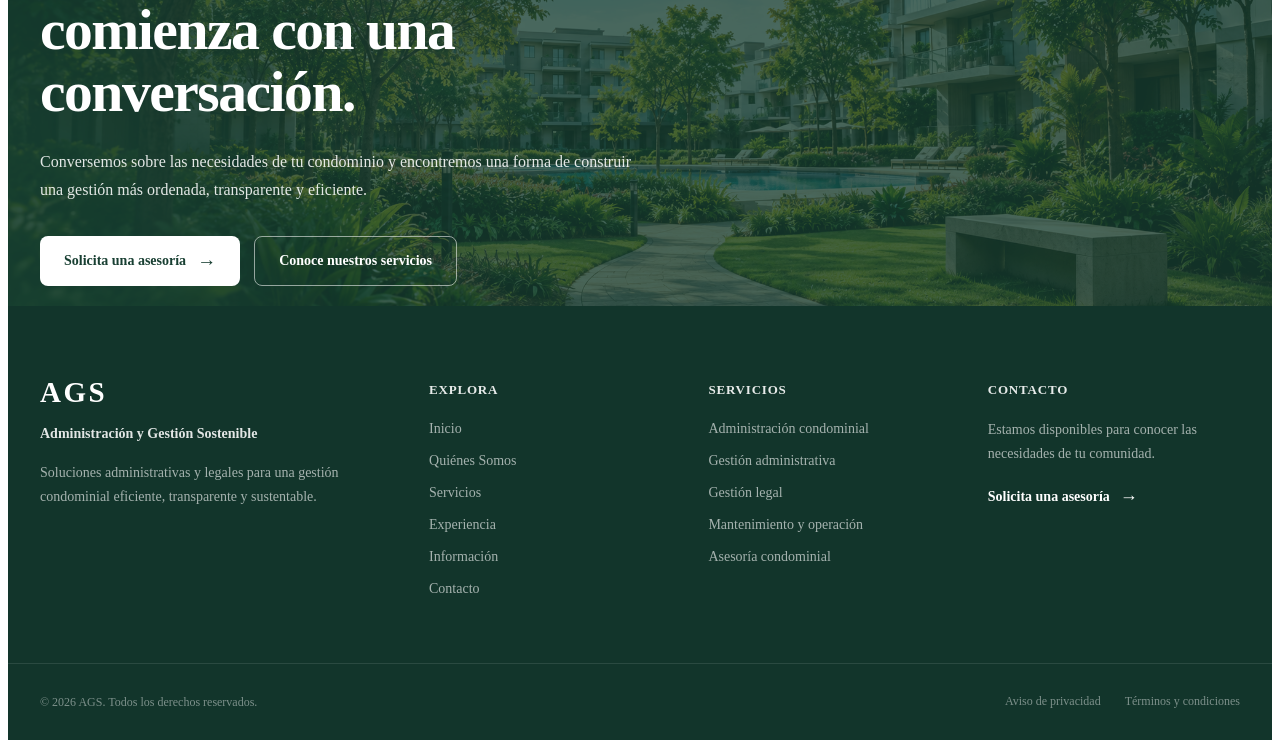
<file: pages/articulos/administracion-condominios.html>
<!DOCTYPE html>
<html lang="es-MX">

<head>
    <meta charset="UTF-8">
    <meta name="viewport" content="width=device-width, initial-scale=1.0">

    <title>¿Qué hace una buena administración de condominios? | AGS</title>

    <meta
        name="description"
        content="Conoce las funciones de una buena administración de condominios: organización, transparencia, mantenimiento preventivo y comunicación para una mejor gestión."
    >

    <meta name="robots" content="index, follow">
    <meta name="theme-color" content="#ffffff">

    <link rel="stylesheet" href="../../css/styles.css">
    <link rel="stylesheet" href="../../css/responsive.css">
</head>

<body>

    <!-- ========================================
         HEADER
    ======================================== -->

    <header class="site-header">

        <div class="header-container">

            <a
                href="../../index.html"
                class="logo"
                aria-label="AGS - Inicio"
            >
                <img
                    src="../../assets/images/logo/logoags.png"
                    alt="AGS — Administración y Gestión Sostenible"
                    class="logo-image"
                >
            </a>

            <nav class="main-nav" id="mainNav" aria-label="Navegación principal">

                <a href="../../index.html" class="nav-link">
                    Inicio
                </a>

                <a href="../nosotros.html" class="nav-link">
                    Quiénes Somos
                </a>

                <a href="../servicios.html" class="nav-link">
                    Servicios
                </a>

                <a href="../experiencia.html" class="nav-link">
                    Experiencia
                </a>

                <a href="../informacion.html" class="nav-link active" aria-current="page">
                    Información
                </a>

                <a href="../contacto.html" class="nav-link">
                    Contacto
                </a>

            </nav>

            <a
                href="../contacto.html"
                class="header-button"
            >
                Solicita una asesoría
            </a>

            <button
                class="menu-toggle"
                type="button"
                aria-label="Abrir menú de navegación"
                aria-controls="mainNav"
                aria-expanded="false"
            >
                <span></span>
                <span></span>
                <span></span>
            </button>

        </div>

    </header>


    <!-- ========================================
         CONTENIDO DEL ARTÍCULO
    ======================================== -->

    <main class="article-page">

        <!-- ENCABEZADO DEL ARTÍCULO -->

        <section class="article-hero" aria-labelledby="article-title">

            <div class="article-hero-container">

                <nav class="article-breadcrumb" aria-label="Ruta de navegación">

                    <a href="../../index.html">
                        Inicio
                    </a>

                    <span aria-hidden="true">/</span>

                    <a href="../informacion.html">
                        Información
                    </a>

                    <span aria-hidden="true">/</span>

                    <span aria-current="page">
                        Administración de condominios
                    </span>

                </nav>

                <div class="article-hero-content">

                    <span class="article-category">
                        ADMINISTRACIÓN CONDOMINIAL
                    </span>

                    <h1 id="article-title">
                        ¿Qué hace una buena administración de condominios?
                    </h1>

                    <p class="article-intro">
                        Administrar un condominio implica mucho más que
                        atender solicitudes o gestionar cuotas. Una buena
                        administración organiza los recursos, coordina
                        las tareas necesarias y promueve una gestión
                        transparente orientada al bienestar de la comunidad.
                    </p>

                    <div class="article-meta">

                        <span>Lectura aproximada: 6 minutos</span>

                        <span class="article-meta-separator" aria-hidden="true">
                            •
                        </span>

                        <span>Guía de orientación</span>

                    </div>

                </div>

            </div>

        </section>


        <!-- CUERPO DEL ARTÍCULO -->

        <section class="article-body-section">

            <div class="article-layout">

                <article class="article-content reveal-on-scroll" aria-labelledby="article-title">

                    <p class="article-lead">
                        Los espacios compartidos, los recursos económicos
                        y las necesidades de los residentes requieren
                        coordinación y seguimiento. Por eso, contar con
                        una administración organizada puede marcar una
                        diferencia importante en el funcionamiento cotidiano
                        de un condominio.
                    </p>


                    <h2>
                        ¿Qué significa administrar bien un condominio?
                    </h2>

                    <p>
                        Una buena administración consiste en coordinar
                        de manera ordenada las actividades administrativas
                        y operativas de la comunidad, dar seguimiento a
                        los asuntos pendientes y mantener una comunicación
                        clara con las personas involucradas.
                    </p>

                    <p>
                        Esto implica trabajar con procedimientos definidos,
                        documentación organizada, prioridades identificadas
                        y mecanismos de seguimiento que permitan conocer
                        qué se ha realizado y qué necesita atención.
                    </p>

                    <p>
                        El objetivo no es únicamente resolver los problemas
                        cuando aparecen, sino desarrollar una gestión que
                        permita anticipar necesidades y utilizar los recursos
                        disponibles de manera responsable.
                    </p>


                    <h2>
                        1. Organización administrativa y documental
                    </h2>

                    <p>
                        La organización es uno de los fundamentos de una
                        gestión eficiente. Mantener registros ordenados
                        facilita consultar información, dar seguimiento
                        a solicitudes y documentar las actividades de
                        administración.
                    </p>

                    <p>
                        Según las características y necesidades de cada
                        condominio, esta organización puede incluir:
                    </p>

                    <ul>
                        <li>
                            Registro y seguimiento de solicitudes e incidencias.
                        </li>

                        <li>
                            Organización de documentos y comunicaciones.
                        </li>

                        <li>
                            Control de pendientes, actividades y compromisos.
                        </li>

                        <li>
                            Seguimiento de acuerdos y tareas asignadas.
                        </li>
                    </ul>

                    <p>
                        Cuando la información está organizada, es más
                        sencillo identificar prioridades, consultar
                        antecedentes y mantener continuidad en las tareas.
                    </p>


                    <h2>
                        2. Transparencia y seguimiento de los recursos
                    </h2>

                    <p>
                        Los recursos económicos de un condominio deben
                        gestionarse con orden y responsabilidad. La
                        información clara sobre ingresos, gastos, cuotas
                        y compromisos ayuda a comprender las necesidades
                        financieras de la comunidad.
                    </p>

                    <p>
                        Una gestión responsable busca mantener registros
                        verificables, organizar la documentación de los
                        gastos y facilitar los informes que correspondan
                        de acuerdo con las funciones de administración
                        y las disposiciones aplicables.
                    </p>

                    <p>
                        La transparencia también implica comunicar la
                        información de manera comprensible y dar seguimiento
                        a las dudas o solicitudes relacionadas con la gestión.
                    </p>


                    <h2>
                        3. Mantenimiento preventivo y cuidado de las instalaciones
                    </h2>

                    <p>
                        Las áreas comunes y las instalaciones necesitan
                        atención periódica. Esperar hasta que ocurra una
                        falla puede ocasionar interrupciones, gastos
                        imprevistos y molestias para los residentes.
                    </p>

                    <p>
                        Por ello, la administración puede coordinar
                        revisiones, registrar incidencias, solicitar
                        evaluaciones técnicas cuando sean necesarias y
                        dar seguimiento a los trabajos programados.
                    </p>

                    <p>
                        Un plan de mantenimiento preventivo puede contemplar:
                    </p>

                    <ul>
                        <li>
                            Identificación de instalaciones y equipos que
                            requieren revisiones periódicas.
                        </li>

                        <li>
                            Calendarios de mantenimiento y actividades prioritarias.
                        </li>

                        <li>
                            Registro de trabajos realizados y asuntos pendientes.
                        </li>

                        <li>
                            Seguimiento de proveedores y servicios contratados.
                        </li>
                    </ul>

                    <p>
                        La planificación no elimina todas las fallas, pero
                        puede ayudar a detectar necesidades oportunamente
                        y a tomar decisiones con mejor información.
                    </p>


                    <h2>
                        4. Comunicación y atención a los residentes
                    </h2>

                    <p>
                        Una comunidad necesita canales de comunicación
                        claros para informar sobre actividades, atender
                        solicitudes y dar seguimiento a situaciones que
                        afectan la vida cotidiana.
                    </p>

                    <p>
                        Una administración organizada procura comunicar
                        los asuntos relevantes con claridad, registrar
                        los reportes recibidos y mantener informadas a
                        las personas correspondientes sobre el seguimiento
                        de cada caso.
                    </p>

                    <p>
                        También es importante distinguir entre las
                        responsabilidades de administración, las decisiones
                        que competen a los órganos de la comunidad y las
                        obligaciones que corresponden a cada propietario
                        o residente.
                    </p>


                    <h2>
                        5. Planificación y mejora continua
                    </h2>

                    <p>
                        Las necesidades de un condominio cambian con el
                        tiempo. Por eso, además de atender las actividades
                        cotidianas, conviene revisar los pendientes,
                        identificar problemas recurrentes y establecer
                        prioridades de trabajo.
                    </p>

                    <p>
                        La planificación puede apoyarse en calendarios,
                        reportes, registros de incidencias y revisiones
                        periódicas. Estos recursos permiten evaluar avances
                        y detectar aspectos que requieren ajustes.
                    </p>

                    <p>
                        La mejora continua consiste en utilizar la
                        información disponible para perfeccionar los
                        procesos, fortalecer la organización y responder
                        de manera más efectiva a las necesidades de la
                        comunidad.
                    </p>


                    <div class="article-highlight">

                        <span class="article-highlight-label">
                            UNA GESTIÓN CON VISIÓN
                        </span>

                        <p>
                            Una administración eficiente no se limita a
                            resolver pendientes: organiza, documenta,
                            comunica y da seguimiento para contribuir al
                            cuidado y al funcionamiento de la comunidad.
                        </p>

                    </div>


                    <h2>
                        ¿Cómo reconocer una administración organizada?
                    </h2>

                    <p>
                        Aunque cada condominio tiene necesidades diferentes,
                        existen señales prácticas que pueden ayudar a
                        evaluar cómo se está desarrollando la gestión.
                    </p>

                    <ul>
                        <li>
                            La información y la documentación pueden
                            consultarse de forma ordenada.
                        </li>

                        <li>
                            Las solicitudes e incidencias cuentan con
                            seguimiento.
                        </li>

                        <li>
                            Los trabajos de mantenimiento se planifican
                            de acuerdo con las necesidades y prioridades.
                        </li>

                        <li>
                            Los gastos y las actividades se documentan
                            conforme a los procedimientos aplicables.
                        </li>

                        <li>
                            La comunicación permite conocer avances,
                            pendientes y próximos pasos.
                        </li>
                    </ul>

                    <p>
                        Estos elementos no sustituyen la revisión de las
                        obligaciones legales, los acuerdos comunitarios
                        ni las condiciones particulares del inmueble.
                        Funcionan como referencias generales para
                        identificar oportunidades de mejora.
                    </p>


                    <h2>
                        La importancia de una gestión sostenible
                    </h2>

                    <p>
                        Una administración sostenible busca equilibrar
                        la organización, el uso responsable de los recursos
                        y el cuidado de las instalaciones a lo largo del
                        tiempo. Esto requiere tomar decisiones con
                        información suficiente, establecer prioridades
                        y dar continuidad a las acciones acordadas.
                    </p>

                    <p>
                        Cuando estos principios forman parte del trabajo
                        cotidiano, la comunidad puede contar con mejores
                        herramientas para atender sus necesidades y
                        planificar el cuidado de sus espacios comunes.
                    </p>


                    <h2>
                        Conclusión
                    </h2>

                    <p>
                        Una buena administración de condominios combina
                        organización documental, transparencia, mantenimiento
                        planificado, comunicación y seguimiento. Ninguno
                        de estos elementos funciona de manera aislada:
                        juntos contribuyen a una gestión más clara,
                        responsable y orientada a las necesidades de
                        la comunidad.
                    </p>

                    <p>
                        Evaluar estos aspectos permite reconocer fortalezas,
                        detectar áreas de oportunidad y establecer una
                        base de trabajo para mejorar la gestión del inmueble.
                    </p>


                    <!-- AVISO INFORMATIVO -->

                    <aside class="article-disclaimer">

                        <p>
                            <strong>Nota informativa:</strong>
                            este contenido tiene fines educativos y de
                            orientación general. Las responsabilidades
                            administrativas y las obligaciones aplicables
                            dependen de la legislación correspondiente,
                            los acuerdos válidos de la comunidad y las
                            características de cada condominio.
                        </p>

                    </aside>


                    <!-- NAVEGACIÓN DEL ARTÍCULO -->

                    <div class="article-back-link">

                        <a href="../informacion.html">
                            <span aria-hidden="true">←</span>
                            Volver al Centro de Información
                        </a>

                    </div>

                </article>


                <!-- COLUMNA LATERAL -->

                <aside class="article-sidebar reveal-on-scroll">

                    <div class="article-sidebar-card">

                        <span class="article-sidebar-eyebrow">
                            CONOCE AGS
                        </span>

                        <h2>
                            Una mejor gestión comienza con una buena organización.
                        </h2>

                        <p>
                            Conoce nuestro enfoque de administración
                            y gestión sostenible para comunidades
                            condominales.
                        </p>

                        <a
                            href="../servicios.html"
                            class="article-sidebar-link"
                        >
                            Explora nuestros servicios
                            <span aria-hidden="true">↗</span>
                        </a>

                    </div>

                    <div class="article-sidebar-note">

                        <span class="article-sidebar-note-title">
                            TAMBIÉN TE PUEDE INTERESAR
                        </span>

                        <p>
                            Descubre más guías y contenidos sobre
                            administración, mantenimiento y organización
                            condominal.
                        </p>

                        <a href="../informacion.html">
                            Visitar Información
                            <span aria-hidden="true">↗</span>
                        </a>

                    </div>

                </aside>

            </div>

        </section>


        <!-- =====================================================
             CTA FINAL — ESTRUCTURA DE HOME
             ===================================================== -->

        <section class="final-cta-section">

            <div class="final-cta-background" aria-hidden="true"></div>

            <div class="final-cta-container">

                <div class="final-cta-content">

                    <span class="section-eyebrow">
                        HABLEMOS DE TU COMUNIDAD
                    </span>

                    <h2>
                        Una mejor administración comienza con una conversación.
                    </h2>

                    <p>
                        Conversemos sobre las necesidades de tu condominio y
                        encontremos una forma de construir una gestión más
                        ordenada, transparente y eficiente.
                    </p>

                    <div class="final-cta-actions">

                        <a href="../contacto.html" class="final-cta-button primary">
                            Solicita una asesoría
                            <span aria-hidden="true">→</span>
                        </a>

                        <a href="../servicios.html" class="final-cta-button secondary">
                            Conoce nuestros servicios
                        </a>

                    </div>

                </div>

            </div>

        </section>

    </main>


    <!-- =====================================================
         WHATSAPP FLOTANTE
         ===================================================== -->

    <a
        href="https://wa.me/525618717104"
        class="whatsapp-float"
        target="_blank"
        rel="noopener noreferrer"
        aria-label="Contactar a AGS por WhatsApp"
    >
        <span class="whatsapp-icon" aria-hidden="true">
            <svg viewBox="0 0 24 24" focusable="false">
                <path
                    d="M20.52 3.48A11.84 11.84 0 0 0 12.06 0
                    C5.52 0 .2 5.32 .2 11.86c0 2.09 .55 4.13
                    1.59 5.93L.1 24l6.35-1.66a11.85 11.85 0 0 0
                    5.61 1.42h.01c6.54 0 11.86-5.32 11.86-11.86
                    0-3.17-1.23-6.15-3.41-8.42z
                    M12.07 21.79h-.01a9.88 9.88 0 0 1-5.03-1.38
                    l-.36-.21-3.77.99 1.01-3.67-.23-.38a9.87
                    9.87 0 0 1-1.51-5.28c0-5.45 4.44-9.89
                    9.9-9.89 2.64 0 5.12 1.03 6.99 2.9
                    a9.83 9.83 0 0 1 2.9 7c0 5.47-4.44 9.92
                    -9.89 9.92zm5.43-7.43c-.3-.15-1.77-.87
                    -2.04-.97-.27-.1-.47-.15-.67.15-.2.3-.77.97
                    -.94 1.17-.17.2-.35.22-.65.07-.3-.15-1.26
                    -.46-2.4-1.48-.89-.79-1.49-1.76-1.66-2.06
                    -.17-.3-.02-.46.13-.61.13-.13.3-.35.45-.52
                    .15-.17.2-.3.3-.5.1-.2.05-.37-.02-.52
                    -.07-.15-.67-1.61-.92-2.21-.24-.58-.49-.5
                    -.67-.51h-.57c-.2 0-.52.07-.79.37-.27.3
                    -1.04 1.02-1.04 2.48s1.07 2.88 1.22 3.08
                    c.15.2 2.1 3.21 5.08 4.5.71.31 1.27.5
                    1.7.64.72.23 1.37.2 1.89.12.58-.09
                    1.77-.72 2.02-1.42.25-.7.25-1.3.17-1.42
                    -.07-.12-.27-.2-.57-.35z"
                />
            </svg>
        </span>
    </a>


    <!-- =====================================================
         BOTÓN VOLVER ARRIBA
         ===================================================== -->

    <button
        class="back-to-top"
        id="backToTop"
        type="button"
        aria-label="Volver al inicio"
    >
        ↑
    </button>



    <!-- ========================================
         FOOTER
    ======================================== -->

    <footer class="site-footer">
        <div class="footer-container">

            <div class="footer-brand">

                <a href="../../index.html" class="footer-logo">
                    AGS
                </a>

                <p class="footer-description">
                    Administración y Gestión Sostenible
                </p>

                <p class="footer-text">
                    Soluciones administrativas y legales para una gestión
                    condominial eficiente, transparente y sustentable.
                </p>

            </div>

            <div class="footer-column">
                <h3>Explora</h3>

                <nav
                    class="footer-links"
                    aria-label="Navegación del pie de página"
                >
                    <a href="../../index.html">Inicio</a>
                    <a href="../nosotros.html">Quiénes Somos</a>
                    <a href="../servicios.html">Servicios</a>
                    <a href="../experiencia.html">Experiencia</a>
                    <a href="../informacion.html" aria-current="page">
                        Información
                    </a>
                    <a href="../contacto.html">Contacto</a>
                </nav>
            </div>

            <div class="footer-column">
                <h3>Servicios</h3>

                <nav class="footer-links" aria-label="Servicios">
                    <a href="../servicios.html">Administración condominial</a>
                    <a href="../servicios.html">Gestión administrativa</a>
                    <a href="../servicios.html">Gestión legal</a>
                    <a href="../servicios.html">Mantenimiento y operación</a>
                    <a href="../servicios.html">Asesoría condominial</a>
                </nav>
            </div>

            <div class="footer-column footer-contact">
                <h3>Contacto</h3>

                <p>
                    Estamos disponibles para conocer las necesidades
                    de tu comunidad.
                </p>

                <a href="../contacto.html" class="footer-contact-link">
                    Solicita una asesoría
                    <span aria-hidden="true">→</span>
                </a>
            </div>

        </div>

        <div class="footer-bottom">
            <div class="footer-bottom-container">

                <p>
                    © 2026 AGS. Todos los derechos reservados.
                </p>

                <div class="footer-legal">
                    <a href="#">Aviso de privacidad</a>
                    <a href="#">Términos y condiciones</a>
                </div>

            </div>
        </div>
    </footer>


    <!-- JAVASCRIPT COMPARTIDO -->

    <script src="../../js/main.js"></script>

</body>

</html>
</file>
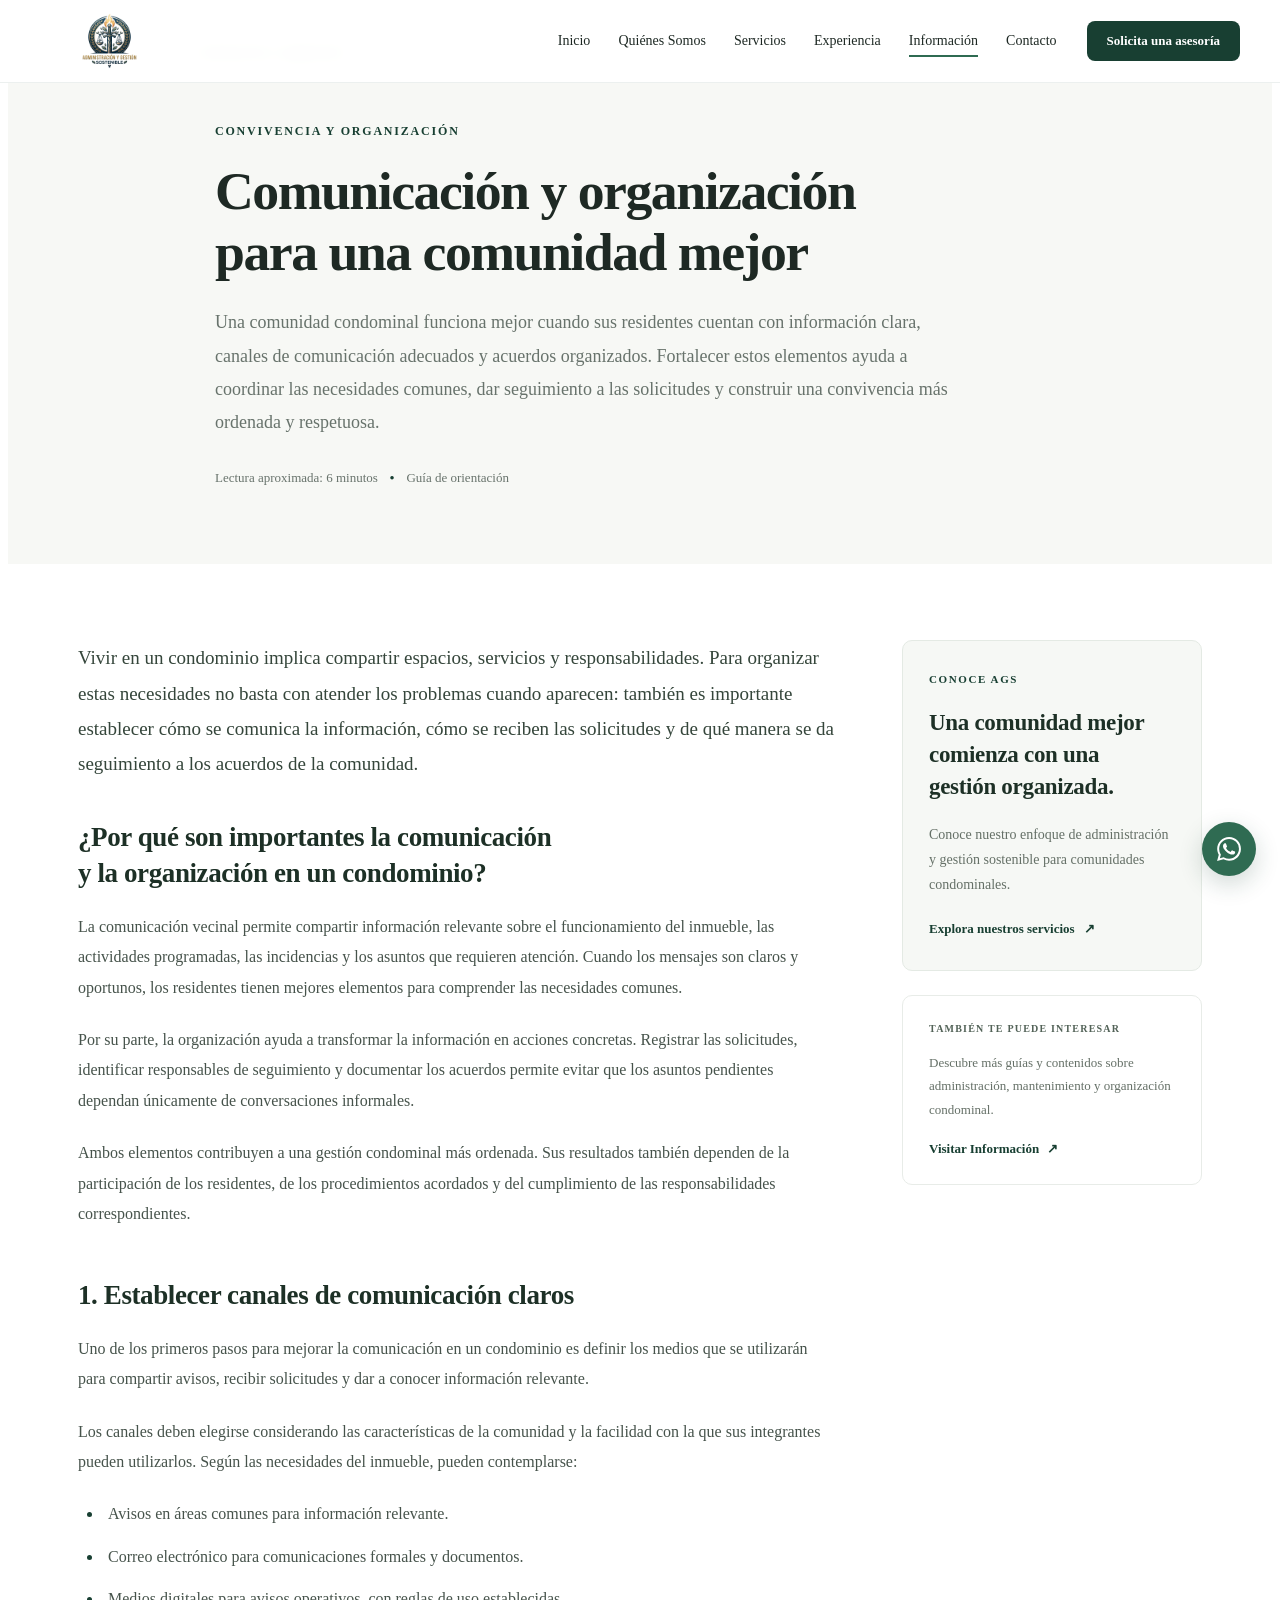
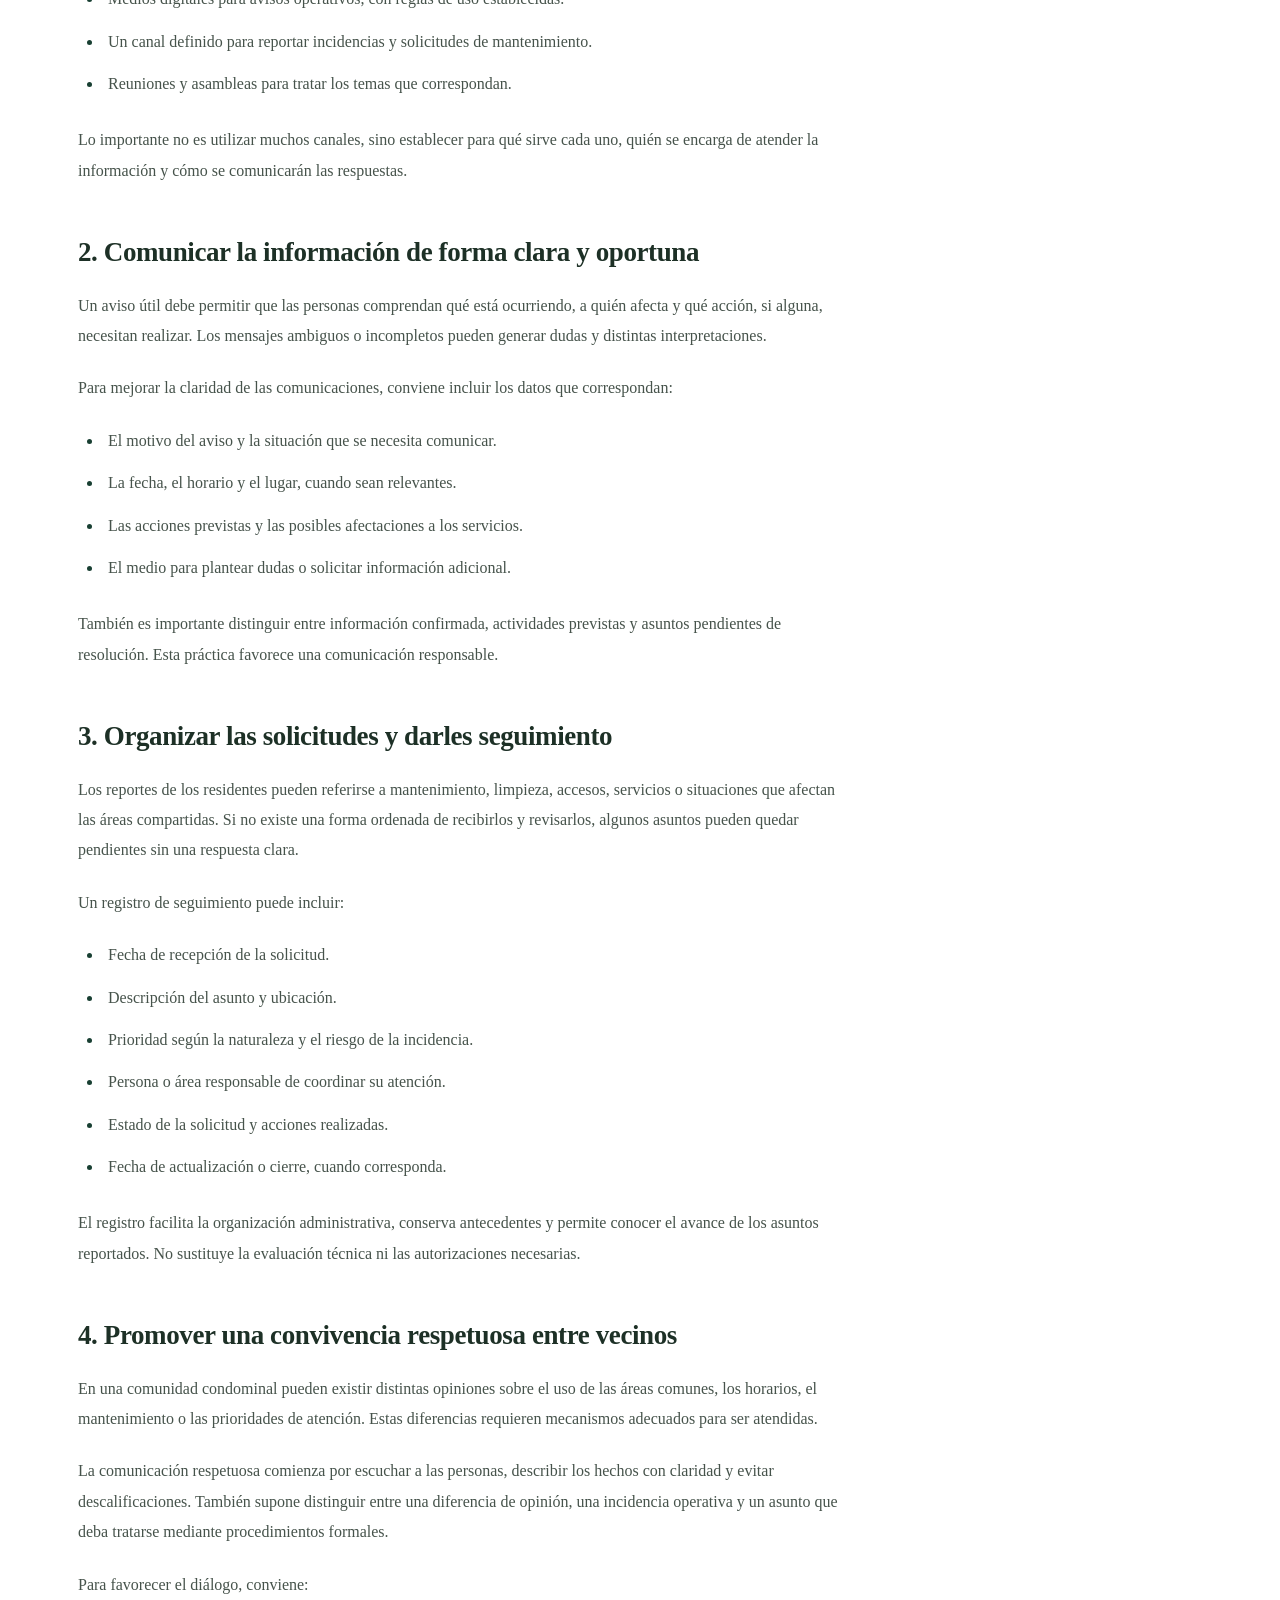
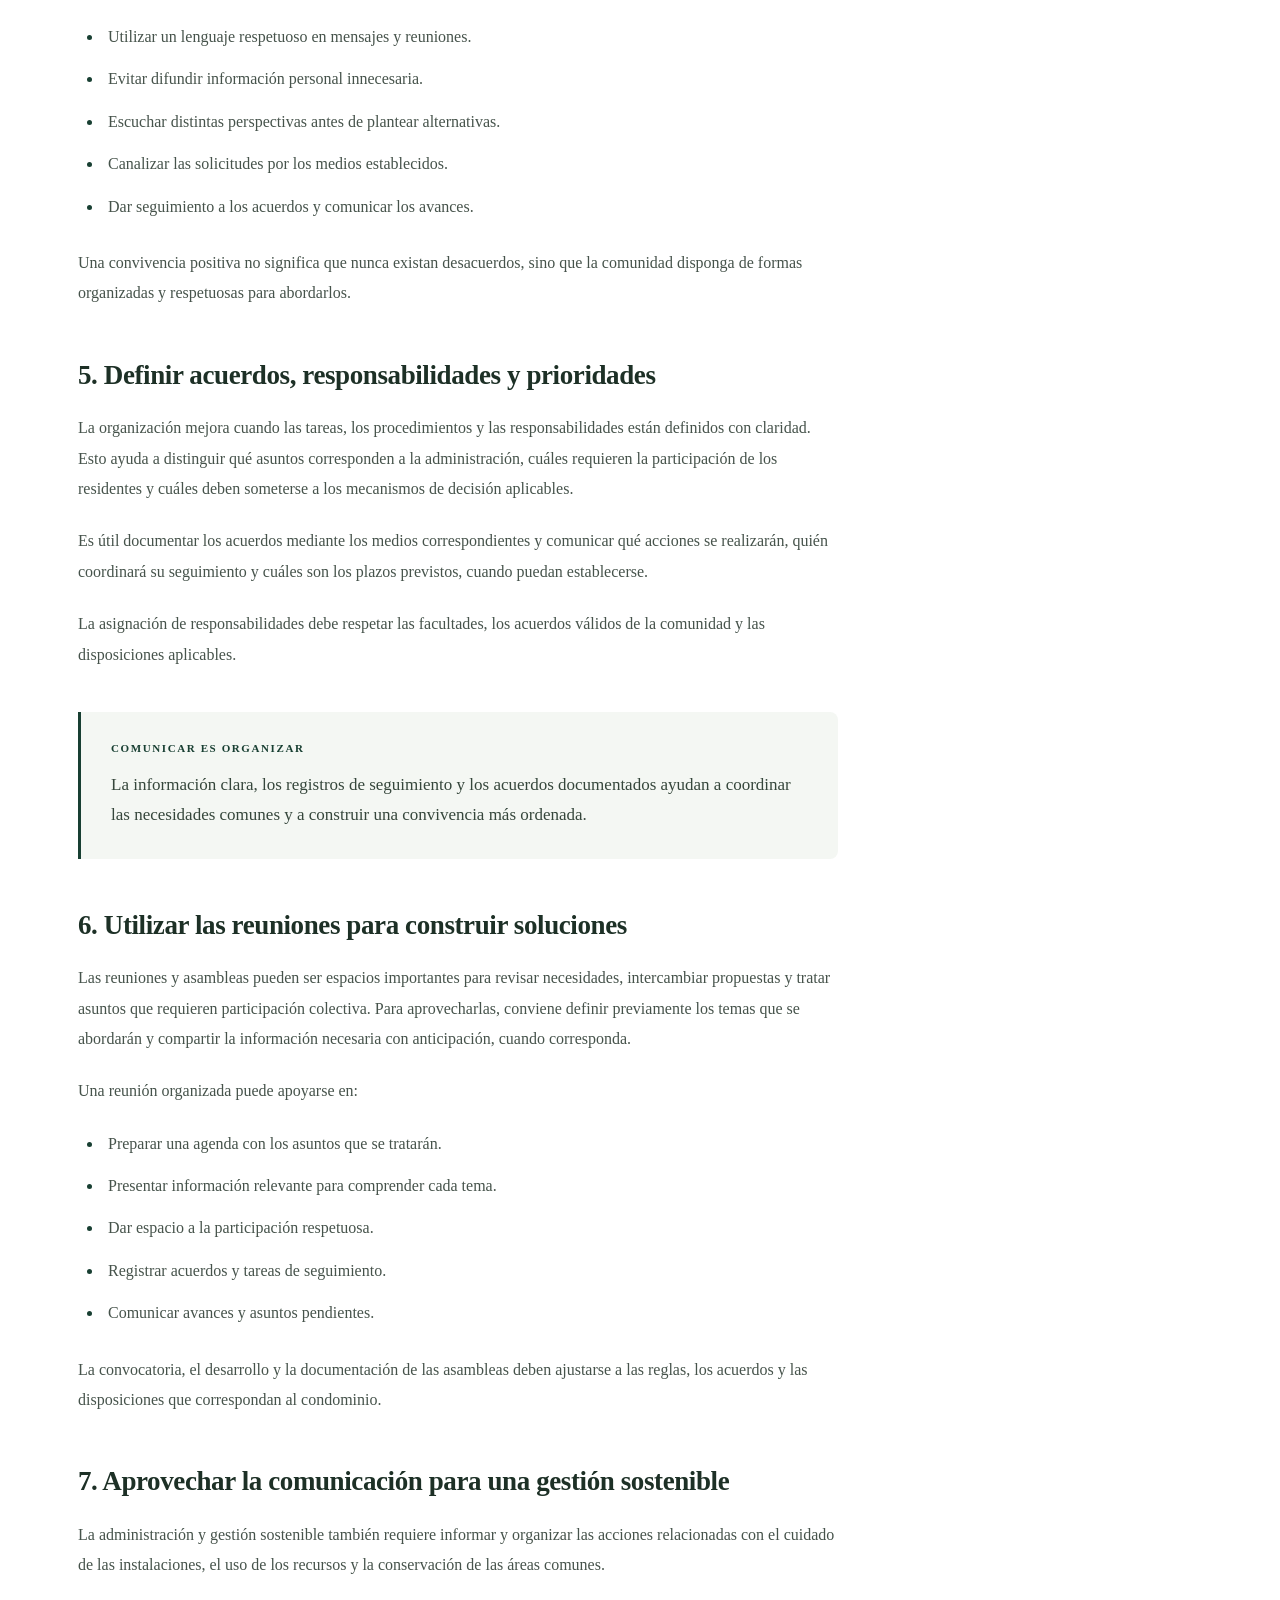
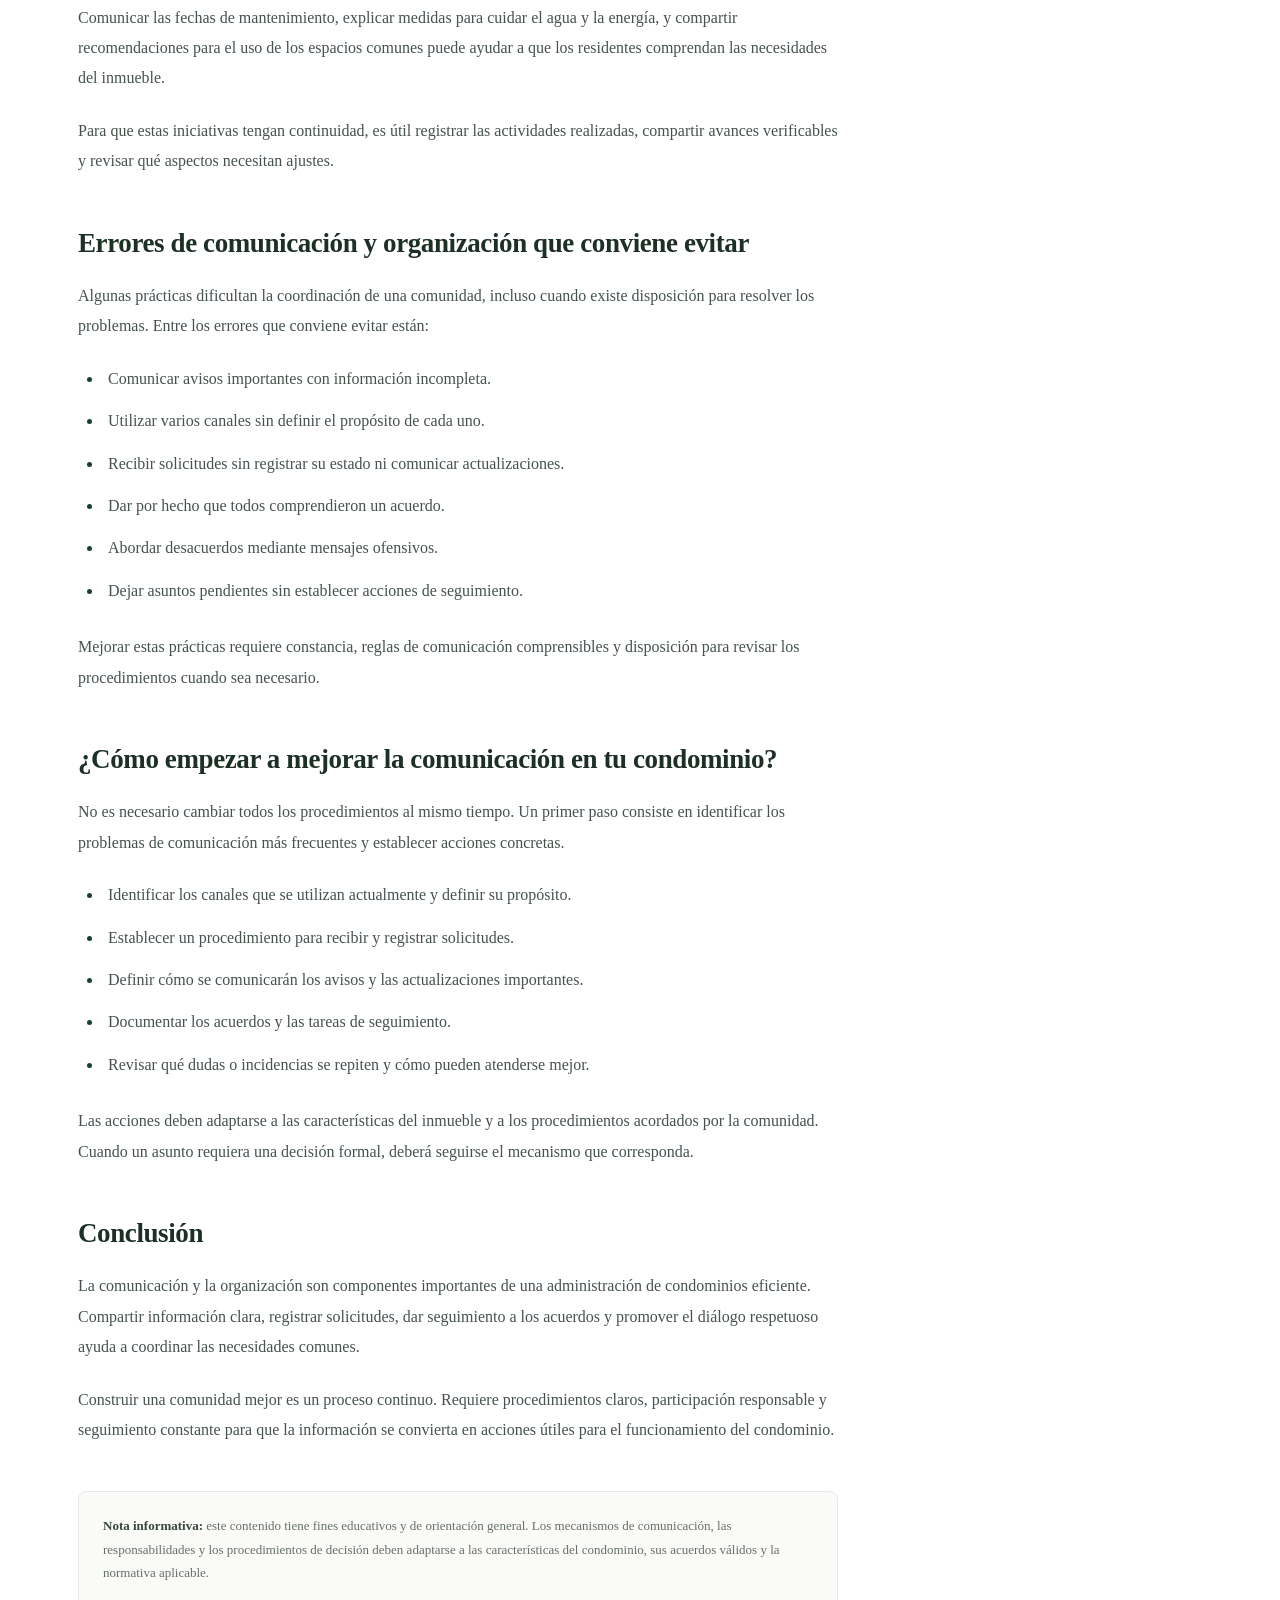
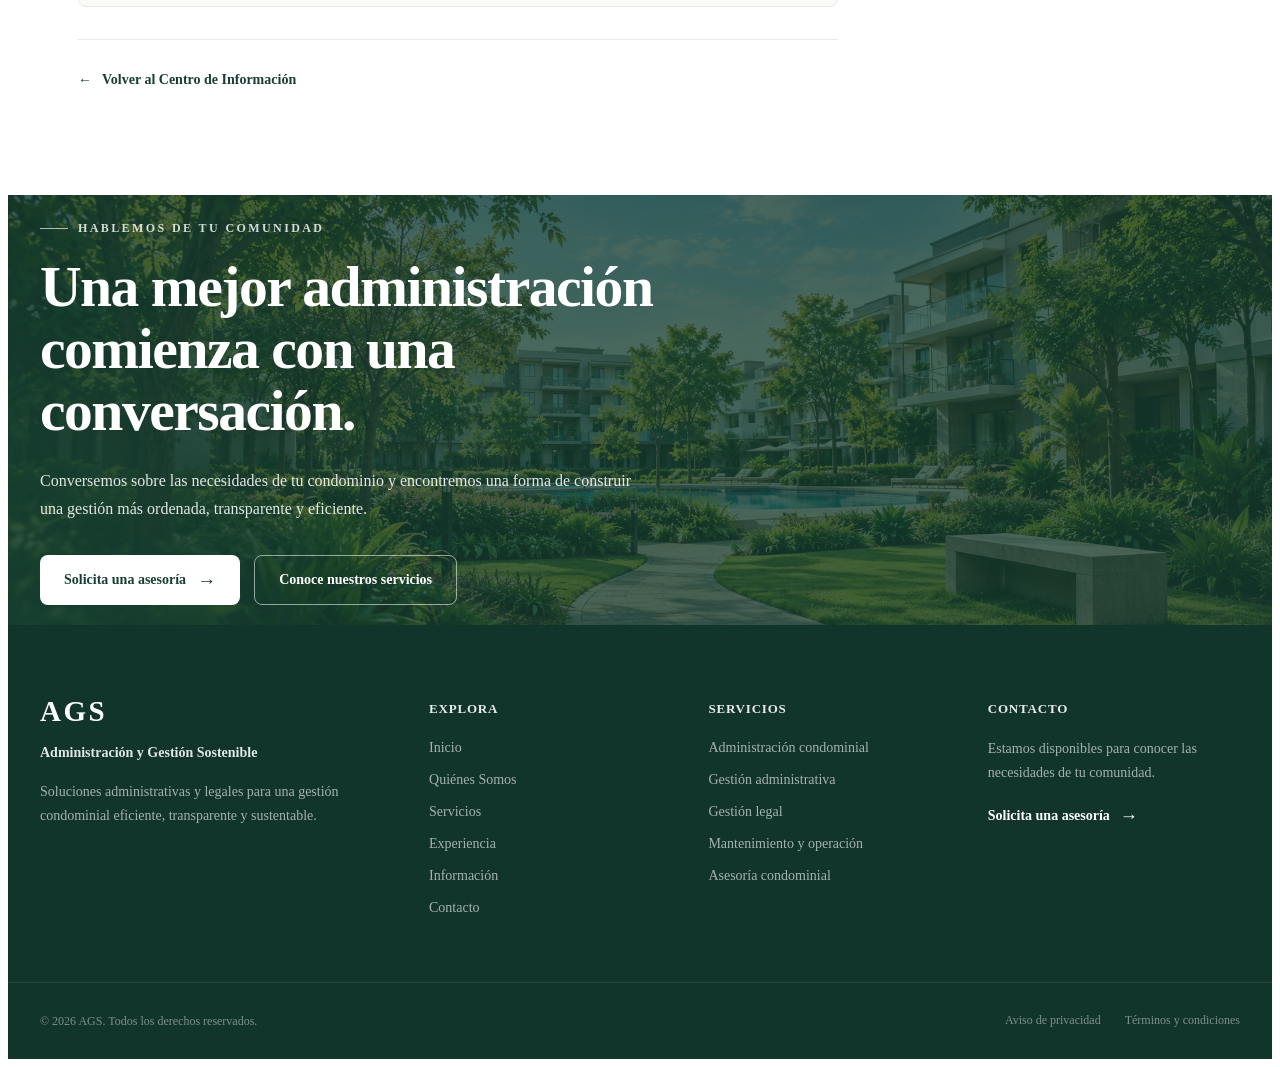
<file: pages/articulos/comunicacion-organizacion.html>
<!DOCTYPE html>
<html lang="es-MX">
<head>
    <meta charset="UTF-8">
    <meta name="viewport" content="width=device-width, initial-scale=1.0">

    <title>Comunicación y organización en condominios | AGS</title>

    <meta
        name="description"
        content="Descubre cómo mejorar la comunicación vecinal, organizar acuerdos y fortalecer la convivencia mediante una administración de condominios clara, ordenada y sostenible."
    >

    <meta name="robots" content="index, follow">
    <meta name="theme-color" content="#ffffff">

    <link rel="stylesheet" href="../../css/styles.css">
    <link rel="stylesheet" href="../../css/responsive.css">
</head>

<body>

    <!-- HEADER -->

    <header class="site-header">
        <div class="header-container">

            <a href="../../index.html" class="logo" aria-label="AGS - Inicio">
                <img
                    src="../../assets/images/logo/logoags.png"
                    alt="AGS — Administración y Gestión Sostenible"
                    class="logo-image"
                >
            </a>

            <nav class="main-nav" id="mainNav" aria-label="Navegación principal">
                <a href="../../index.html" class="nav-link">Inicio</a>
                <a href="../nosotros.html" class="nav-link">Quiénes Somos</a>
                <a href="../servicios.html" class="nav-link">Servicios</a>
                <a href="../experiencia.html" class="nav-link">Experiencia</a>
                <a href="../informacion.html" class="nav-link active" aria-current="page">Información</a>
                <a href="../contacto.html" class="nav-link">Contacto</a>
            </nav>

            <a href="../contacto.html" class="header-button">
                Solicita una asesoría
            </a>

            <button
                class="menu-toggle"
                type="button"
                aria-label="Abrir menú de navegación"
                aria-controls="mainNav"
                aria-expanded="false"
            >
                <span></span>
                <span></span>
                <span></span>
            </button>

        </div>
    </header>


    <!-- CONTENIDO DEL ARTÍCULO -->

    <main class="article-page">

        <section class="article-hero" aria-labelledby="article-title">
            <div class="article-hero-container">

                <nav class="article-breadcrumb" aria-label="Ruta de navegación">
                    <a href="../../index.html">Inicio</a>
                    <span aria-hidden="true">/</span>
                    <a href="../informacion.html">Información</a>
                    <span aria-hidden="true">/</span>
                    <span aria-current="page">Comunicación y organización</span>
                </nav>

                <div class="article-hero-content">

                    <span class="article-category">
                        CONVIVENCIA Y ORGANIZACIÓN
                    </span>

                    <h1 id="article-title">
                        Comunicación y organización para una comunidad mejor
                    </h1>

                    <p class="article-intro">
                        Una comunidad condominal funciona mejor cuando
                        sus residentes cuentan con información clara,
                        canales de comunicación adecuados y acuerdos
                        organizados. Fortalecer estos elementos ayuda
                        a coordinar las necesidades comunes, dar
                        seguimiento a las solicitudes y construir
                        una convivencia más ordenada y respetuosa.
                    </p>

                    <div class="article-meta">
                        <span>Lectura aproximada: 6 minutos</span>
                        <span class="article-meta-separator" aria-hidden="true">•</span>
                        <span>Guía de orientación</span>
                    </div>

                </div>
            </div>
        </section>


        <!-- CUERPO DEL ARTÍCULO -->

        <section class="article-body-section">
            <div class="article-layout">

                <article
                    class="article-content reveal-on-scroll"
                    aria-labelledby="article-title"
                >

                    <p class="article-lead">
                        Vivir en un condominio implica compartir espacios,
                        servicios y responsabilidades. Para organizar
                        estas necesidades no basta con atender los
                        problemas cuando aparecen: también es importante
                        establecer cómo se comunica la información,
                        cómo se reciben las solicitudes y de qué manera
                        se da seguimiento a los acuerdos de la comunidad.
                    </p>

                    <h2>
                        ¿Por qué son importantes la comunicación y la organización en un condominio?
                    </h2>

                    <p>
                        La comunicación vecinal permite compartir
                        información relevante sobre el funcionamiento
                        del inmueble, las actividades programadas,
                        las incidencias y los asuntos que requieren
                        atención. Cuando los mensajes son claros y
                        oportunos, los residentes tienen mejores
                        elementos para comprender las necesidades comunes.
                    </p>

                    <p>
                        Por su parte, la organización ayuda a transformar
                        la información en acciones concretas. Registrar
                        las solicitudes, identificar responsables de
                        seguimiento y documentar los acuerdos permite
                        evitar que los asuntos pendientes dependan
                        únicamente de conversaciones informales.
                    </p>

                    <p>
                        Ambos elementos contribuyen a una gestión
                        condominal más ordenada. Sus resultados también
                        dependen de la participación de los residentes,
                        de los procedimientos acordados y del cumplimiento
                        de las responsabilidades correspondientes.
                    </p>


                    <h2>1. Establecer canales de comunicación claros</h2>

                    <p>
                        Uno de los primeros pasos para mejorar la
                        comunicación en un condominio es definir
                        los medios que se utilizarán para compartir
                        avisos, recibir solicitudes y dar a conocer
                        información relevante.
                    </p>

                    <p>
                        Los canales deben elegirse considerando
                        las características de la comunidad y la
                        facilidad con la que sus integrantes pueden
                        utilizarlos. Según las necesidades del inmueble,
                        pueden contemplarse:
                    </p>

                    <ul>
                        <li>Avisos en áreas comunes para información relevante.</li>
                        <li>Correo electrónico para comunicaciones formales y documentos.</li>
                        <li>Medios digitales para avisos operativos, con reglas de uso establecidas.</li>
                        <li>Un canal definido para reportar incidencias y solicitudes de mantenimiento.</li>
                        <li>Reuniones y asambleas para tratar los temas que correspondan.</li>
                    </ul>

                    <p>
                        Lo importante no es utilizar muchos canales,
                        sino establecer para qué sirve cada uno,
                        quién se encarga de atender la información
                        y cómo se comunicarán las respuestas.
                    </p>


                    <h2>2. Comunicar la información de forma clara y oportuna</h2>

                    <p>
                        Un aviso útil debe permitir que las personas
                        comprendan qué está ocurriendo, a quién afecta
                        y qué acción, si alguna, necesitan realizar.
                        Los mensajes ambiguos o incompletos pueden
                        generar dudas y distintas interpretaciones.
                    </p>

                    <p>
                        Para mejorar la claridad de las comunicaciones,
                        conviene incluir los datos que correspondan:
                    </p>

                    <ul>
                        <li>El motivo del aviso y la situación que se necesita comunicar.</li>
                        <li>La fecha, el horario y el lugar, cuando sean relevantes.</li>
                        <li>Las acciones previstas y las posibles afectaciones a los servicios.</li>
                        <li>El medio para plantear dudas o solicitar información adicional.</li>
                    </ul>

                    <p>
                        También es importante distinguir entre
                        información confirmada, actividades previstas
                        y asuntos pendientes de resolución. Esta práctica
                        favorece una comunicación responsable.
                    </p>


                    <h2>3. Organizar las solicitudes y darles seguimiento</h2>

                    <p>
                        Los reportes de los residentes pueden referirse
                        a mantenimiento, limpieza, accesos, servicios
                        o situaciones que afectan las áreas compartidas.
                        Si no existe una forma ordenada de recibirlos
                        y revisarlos, algunos asuntos pueden quedar
                        pendientes sin una respuesta clara.
                    </p>

                    <p>Un registro de seguimiento puede incluir:</p>

                    <ul>
                        <li>Fecha de recepción de la solicitud.</li>
                        <li>Descripción del asunto y ubicación.</li>
                        <li>Prioridad según la naturaleza y el riesgo de la incidencia.</li>
                        <li>Persona o área responsable de coordinar su atención.</li>
                        <li>Estado de la solicitud y acciones realizadas.</li>
                        <li>Fecha de actualización o cierre, cuando corresponda.</li>
                    </ul>

                    <p>
                        El registro facilita la organización administrativa,
                        conserva antecedentes y permite conocer el avance
                        de los asuntos reportados. No sustituye la
                        evaluación técnica ni las autorizaciones necesarias.
                    </p>


                    <h2>4. Promover una convivencia respetuosa entre vecinos</h2>

                    <p>
                        En una comunidad condominal pueden existir
                        distintas opiniones sobre el uso de las áreas
                        comunes, los horarios, el mantenimiento
                        o las prioridades de atención. Estas diferencias
                        requieren mecanismos adecuados para ser atendidas.
                    </p>

                    <p>
                        La comunicación respetuosa comienza por escuchar
                        a las personas, describir los hechos con claridad
                        y evitar descalificaciones. También supone
                        distinguir entre una diferencia de opinión,
                        una incidencia operativa y un asunto que deba
                        tratarse mediante procedimientos formales.
                    </p>

                    <p>Para favorecer el diálogo, conviene:</p>

                    <ul>
                        <li>Utilizar un lenguaje respetuoso en mensajes y reuniones.</li>
                        <li>Evitar difundir información personal innecesaria.</li>
                        <li>Escuchar distintas perspectivas antes de plantear alternativas.</li>
                        <li>Canalizar las solicitudes por los medios establecidos.</li>
                        <li>Dar seguimiento a los acuerdos y comunicar los avances.</li>
                    </ul>

                    <p>
                        Una convivencia positiva no significa que nunca
                        existan desacuerdos, sino que la comunidad
                        disponga de formas organizadas y respetuosas
                        para abordarlos.
                    </p>


                    <h2>5. Definir acuerdos, responsabilidades y prioridades</h2>

                    <p>
                        La organización mejora cuando las tareas,
                        los procedimientos y las responsabilidades
                        están definidos con claridad. Esto ayuda a
                        distinguir qué asuntos corresponden a la
                        administración, cuáles requieren la participación
                        de los residentes y cuáles deben someterse
                        a los mecanismos de decisión aplicables.
                    </p>

                    <p>
                        Es útil documentar los acuerdos mediante
                        los medios correspondientes y comunicar
                        qué acciones se realizarán, quién coordinará
                        su seguimiento y cuáles son los plazos previstos,
                        cuando puedan establecerse.
                    </p>

                    <p>
                        La asignación de responsabilidades debe
                        respetar las facultades, los acuerdos válidos
                        de la comunidad y las disposiciones aplicables.
                    </p>


                    <div class="article-highlight">
                        <span class="article-highlight-label">
                            COMUNICAR ES ORGANIZAR
                        </span>

                        <p>
                            La información clara, los registros de
                            seguimiento y los acuerdos documentados
                            ayudan a coordinar las necesidades comunes
                            y a construir una convivencia más ordenada.
                        </p>
                    </div>


                    <h2>6. Utilizar las reuniones para construir soluciones</h2>

                    <p>
                        Las reuniones y asambleas pueden ser espacios
                        importantes para revisar necesidades, intercambiar
                        propuestas y tratar asuntos que requieren
                        participación colectiva. Para aprovecharlas,
                        conviene definir previamente los temas que
                        se abordarán y compartir la información
                        necesaria con anticipación, cuando corresponda.
                    </p>

                    <p>Una reunión organizada puede apoyarse en:</p>

                    <ul>
                        <li>Preparar una agenda con los asuntos que se tratarán.</li>
                        <li>Presentar información relevante para comprender cada tema.</li>
                        <li>Dar espacio a la participación respetuosa.</li>
                        <li>Registrar acuerdos y tareas de seguimiento.</li>
                        <li>Comunicar avances y asuntos pendientes.</li>
                    </ul>

                    <p>
                        La convocatoria, el desarrollo y la documentación
                        de las asambleas deben ajustarse a las reglas,
                        los acuerdos y las disposiciones que correspondan
                        al condominio.
                    </p>


                    <h2>7. Aprovechar la comunicación para una gestión sostenible</h2>

                    <p>
                        La administración y gestión sostenible también
                        requiere informar y organizar las acciones
                        relacionadas con el cuidado de las instalaciones,
                        el uso de los recursos y la conservación
                        de las áreas comunes.
                    </p>

                    <p>
                        Comunicar las fechas de mantenimiento, explicar
                        medidas para cuidar el agua y la energía, y
                        compartir recomendaciones para el uso de
                        los espacios comunes puede ayudar a que los
                        residentes comprendan las necesidades del inmueble.
                    </p>

                    <p>
                        Para que estas iniciativas tengan continuidad,
                        es útil registrar las actividades realizadas,
                        compartir avances verificables y revisar
                        qué aspectos necesitan ajustes.
                    </p>


                    <h2>Errores de comunicación y organización que conviene evitar</h2>

                    <p>
                        Algunas prácticas dificultan la coordinación
                        de una comunidad, incluso cuando existe
                        disposición para resolver los problemas.
                        Entre los errores que conviene evitar están:
                    </p>

                    <ul>
                        <li>Comunicar avisos importantes con información incompleta.</li>
                        <li>Utilizar varios canales sin definir el propósito de cada uno.</li>
                        <li>Recibir solicitudes sin registrar su estado ni comunicar actualizaciones.</li>
                        <li>Dar por hecho que todos comprendieron un acuerdo.</li>
                        <li>Abordar desacuerdos mediante mensajes ofensivos.</li>
                        <li>Dejar asuntos pendientes sin establecer acciones de seguimiento.</li>
                    </ul>

                    <p>
                        Mejorar estas prácticas requiere constancia,
                        reglas de comunicación comprensibles y
                        disposición para revisar los procedimientos
                        cuando sea necesario.
                    </p>


                    <h2>¿Cómo empezar a mejorar la comunicación en tu condominio?</h2>

                    <p>
                        No es necesario cambiar todos los procedimientos
                        al mismo tiempo. Un primer paso consiste en
                        identificar los problemas de comunicación
                        más frecuentes y establecer acciones concretas.
                    </p>

                    <ul>
                        <li>Identificar los canales que se utilizan actualmente y definir su propósito.</li>
                        <li>Establecer un procedimiento para recibir y registrar solicitudes.</li>
                        <li>Definir cómo se comunicarán los avisos y las actualizaciones importantes.</li>
                        <li>Documentar los acuerdos y las tareas de seguimiento.</li>
                        <li>Revisar qué dudas o incidencias se repiten y cómo pueden atenderse mejor.</li>
                    </ul>

                    <p>
                        Las acciones deben adaptarse a las características
                        del inmueble y a los procedimientos acordados
                        por la comunidad. Cuando un asunto requiera
                        una decisión formal, deberá seguirse el
                        mecanismo que corresponda.
                    </p>


                    <h2>Conclusión</h2>

                    <p>
                        La comunicación y la organización son componentes
                        importantes de una administración de condominios
                        eficiente. Compartir información clara, registrar
                        solicitudes, dar seguimiento a los acuerdos
                        y promover el diálogo respetuoso ayuda a
                        coordinar las necesidades comunes.
                    </p>

                    <p>
                        Construir una comunidad mejor es un proceso
                        continuo. Requiere procedimientos claros,
                        participación responsable y seguimiento
                        constante para que la información se convierta
                        en acciones útiles para el funcionamiento
                        del condominio.
                    </p>


                    <!-- AVISO INFORMATIVO -->

                    <aside class="article-disclaimer">
                        <p>
                            <strong>Nota informativa:</strong>
                            este contenido tiene fines educativos
                            y de orientación general. Los mecanismos
                            de comunicación, las responsabilidades
                            y los procedimientos de decisión deben
                            adaptarse a las características del
                            condominio, sus acuerdos válidos y la
                            normativa aplicable.
                        </p>
                    </aside>


                    <!-- NAVEGACIÓN DEL ARTÍCULO -->

                    <div class="article-back-link">
                        <a href="../informacion.html">
                            <span aria-hidden="true">←</span>
                            Volver al Centro de Información
                        </a>
                    </div>

                </article>


                <!-- COLUMNA LATERAL -->

                <aside class="article-sidebar reveal-on-scroll">

                    <div class="article-sidebar-card">

                        <span class="article-sidebar-eyebrow">
                            CONOCE AGS
                        </span>

                        <h2>
                            Una comunidad mejor comienza con una gestión organizada.
                        </h2>

                        <p>
                            Conoce nuestro enfoque de administración
                            y gestión sostenible para comunidades
                            condominales.
                        </p>

                        <a href="../servicios.html" class="article-sidebar-link">
                            Explora nuestros servicios
                            <span aria-hidden="true">↗</span>
                        </a>

                    </div>

                    <div class="article-sidebar-note">

                        <span class="article-sidebar-note-title">
                            TAMBIÉN TE PUEDE INTERESAR
                        </span>

                        <p>
                            Descubre más guías y contenidos sobre
                            administración, mantenimiento y
                            organización condominal.
                        </p>

                        <a href="../informacion.html">
                            Visitar Información
                            <span aria-hidden="true">↗</span>
                        </a>

                    </div>

                </aside>

            </div>
        </section>


        <!-- CTA FINAL -->

        <section class="final-cta-section">

            <div class="final-cta-background" aria-hidden="true"></div>

            <div class="final-cta-container">

                <div class="final-cta-content">

                    <span class="section-eyebrow">
                        HABLEMOS DE TU COMUNIDAD
                    </span>

                    <h2>
                        Una mejor administración comienza con una conversación.
                    </h2>

                    <p>
                        Conversemos sobre las necesidades de tu condominio
                        y encontremos una forma de construir una gestión
                        más ordenada, transparente y eficiente.
                    </p>

                    <div class="final-cta-actions">

                        <a href="../contacto.html" class="final-cta-button primary">
                            Solicita una asesoría
                            <span aria-hidden="true">→</span>
                        </a>

                        <a href="../servicios.html" class="final-cta-button secondary">
                            Conoce nuestros servicios
                        </a>

                    </div>
                </div>
            </div>
        </section>

    </main>


    <!-- WHATSAPP FLOTANTE -->

    <a
        href="https://wa.me/525618717104"
        class="whatsapp-float"
        target="_blank"
        rel="noopener noreferrer"
        aria-label="Contactar a AGS por WhatsApp"
    >
        <span class="whatsapp-icon" aria-hidden="true">
            <svg viewBox="0 0 24 24" focusable="false">
                <path
                    d="M20.52 3.48A11.84 11.84 0 0 0 12.06 0
                    C5.52 0 .2 5.32 .2 11.86c0 2.09 .55 4.13
                    1.59 5.93L.1 24l6.35-1.66a11.85 11.85 0 0 0
                    5.61 1.42h.01c6.54 0 11.86-5.32 11.86-11.86
                    0-3.17-1.23-6.15-3.41-8.42z
                    M12.07 21.79h-.01a9.88 9.88 0 0 1-5.03-1.38
                    l-.36-.21-3.77.99 1.01-3.67-.23-.38a9.87
                    9.87 0 0 1-1.51-5.28c0-5.45 4.44-9.89
                    9.9-9.89 2.64 0 5.12 1.03 6.99 2.9
                    a9.83 9.83 0 0 1 2.9 7c0 5.47-4.44 9.92
                    -9.89 9.92zm5.43-7.43c-.3-.15-1.77-.87
                    -2.04-.97-.27-.1-.47-.15-.67.15-.2.3-.77.97
                    -.94 1.17-.17.2-.35.22-.65.07-.3-.15-1.26
                    -.46-2.4-1.48-.89-.79-1.49-1.76-1.66-2.06
                    -.17-.3-.02-.46.13-.61.13-.13.3-.35.45-.52
                    .15-.17.2-.3.3-.5.1-.2.05-.37-.02-.52
                    -.07-.15-.67-1.61-.92-2.21-.24-.58-.49-.5
                    -.67-.51h-.57c-.2 0-.52.07-.79.37-.27.3
                    -1.04 1.02-1.04 2.48s1.07 2.88 1.22 3.08
                    c.15.2 2.1 3.21 5.08 4.5.71.31 1.27.5
                    1.7.64.72.23 1.37.2 1.89.12.58-.09
                    1.77-.72 2.02-1.42.25-.7.25-1.3 .17-1.42
                    -.07-.12-.27-.2-.57-.35z"
                />
            </svg>
        </span>
    </a>


    <!-- BOTÓN VOLVER ARRIBA -->

    <button
        class="back-to-top"
        id="backToTop"
        type="button"
        aria-label="Volver al inicio"
    >
        ↑
    </button>


    <!-- FOOTER -->

    <footer class="site-footer">

        <div class="footer-container">

            <div class="footer-brand">

                <a href="../../index.html" class="footer-logo">AGS</a>

                <p class="footer-description">
                    Administración y Gestión Sostenible
                </p>

                <p class="footer-text">
                    Soluciones administrativas y legales para una
                    gestión condominial eficiente, transparente
                    y sustentable.
                </p>

            </div>


            <div class="footer-column">

                <h3>Explora</h3>

                <nav class="footer-links" aria-label="Navegación del pie de página">
                    <a href="../../index.html">Inicio</a>
                    <a href="../nosotros.html">Quiénes Somos</a>
                    <a href="../servicios.html">Servicios</a>
                    <a href="../experiencia.html">Experiencia</a>
                    <a href="../informacion.html" aria-current="page">Información</a>
                    <a href="../contacto.html">Contacto</a>
                </nav>

            </div>


            <div class="footer-column">

                <h3>Servicios</h3>

                <nav class="footer-links" aria-label="Servicios">
                    <a href="../servicios.html">Administración condominial</a>
                    <a href="../servicios.html">Gestión administrativa</a>
                    <a href="../servicios.html">Gestión legal</a>
                    <a href="../servicios.html">Mantenimiento y operación</a>
                    <a href="../servicios.html">Asesoría condominial</a>
                </nav>

            </div>


            <div class="footer-column footer-contact">

                <h3>Contacto</h3>

                <p>
                    Estamos disponibles para conocer las necesidades
                    de tu comunidad.
                </p>

                <a href="../contacto.html" class="footer-contact-link">
                    Solicita una asesoría
                    <span aria-hidden="true">→</span>
                </a>

            </div>

        </div>


        <div class="footer-bottom">

            <div class="footer-bottom-container">

                <p>© 2026 AGS. Todos los derechos reservados.</p>

                <div class="footer-legal">
                    <a href="#">Aviso de privacidad</a>
                    <a href="#">Términos y condiciones</a>
                </div>

            </div>

        </div>

    </footer>


    <!-- JAVASCRIPT COMPARTIDO -->

    <script src="../../js/main.js"></script>

</body>
</html>
</file>
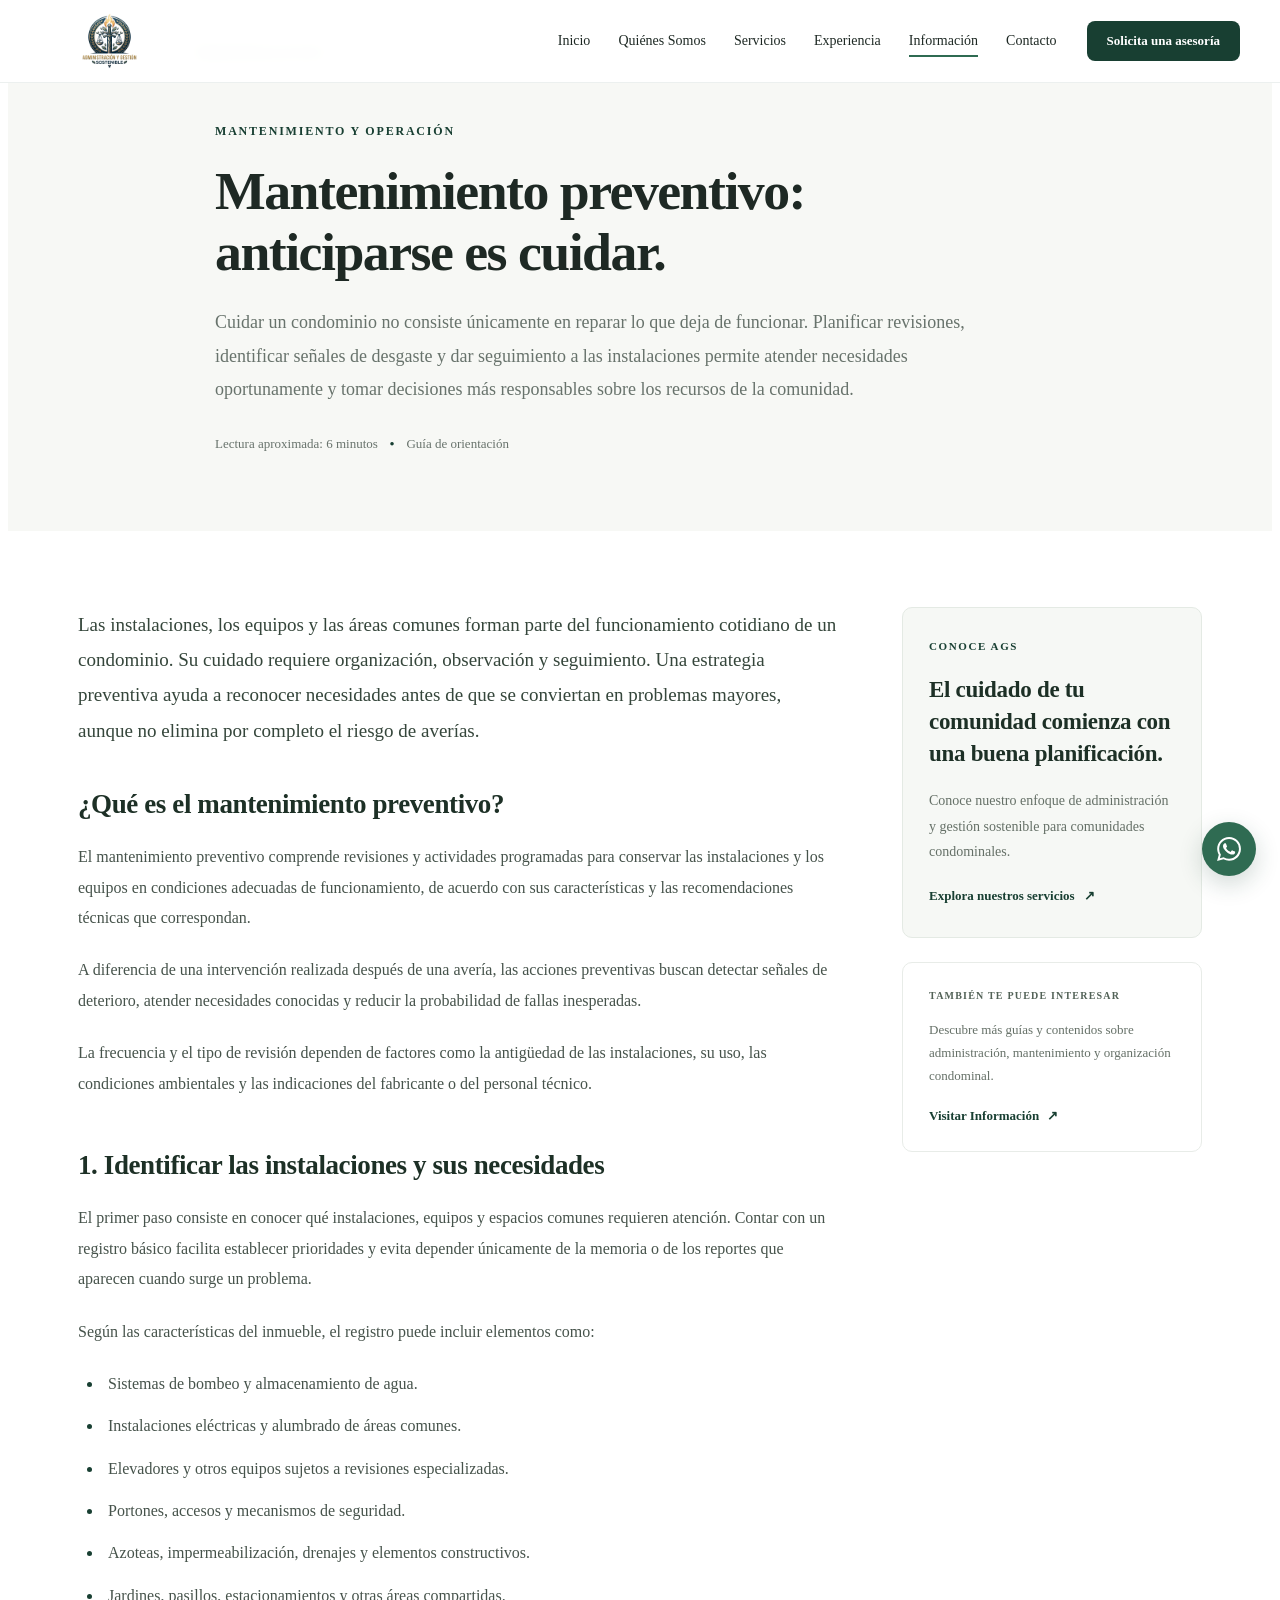
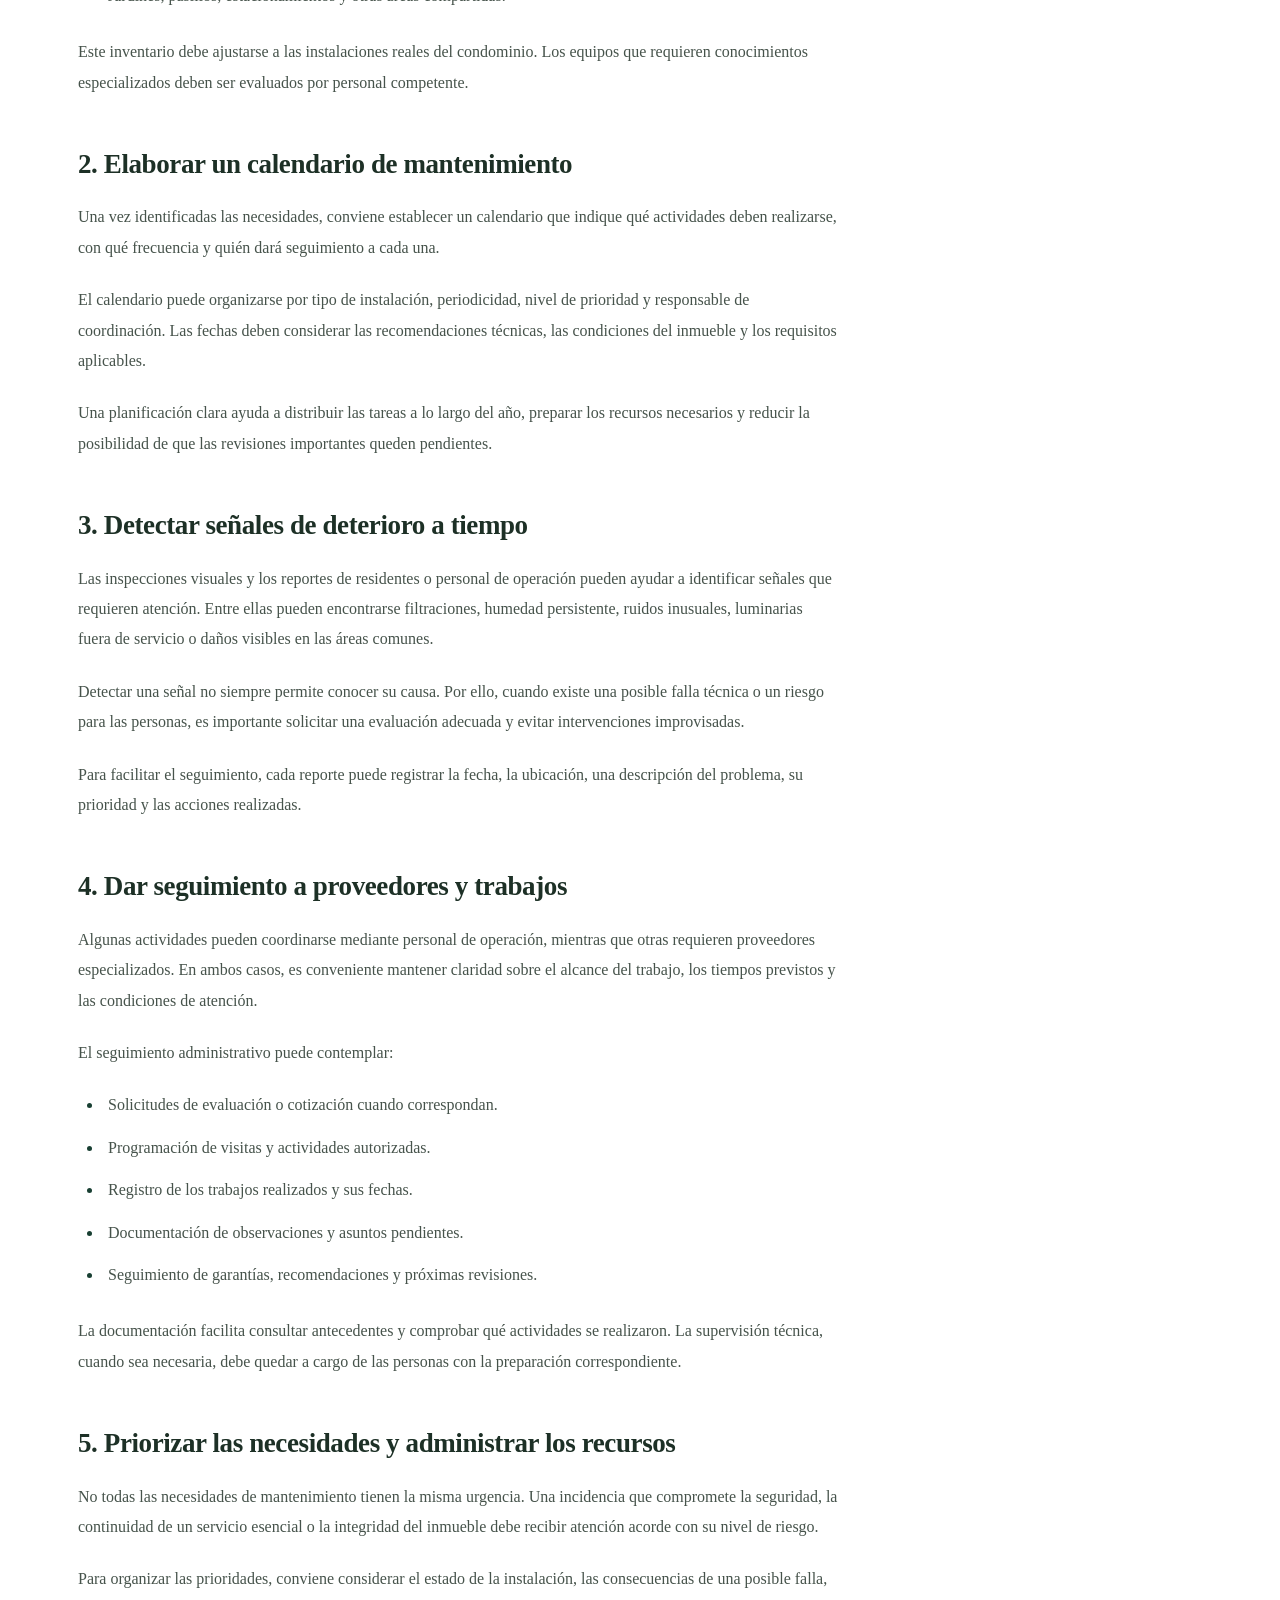
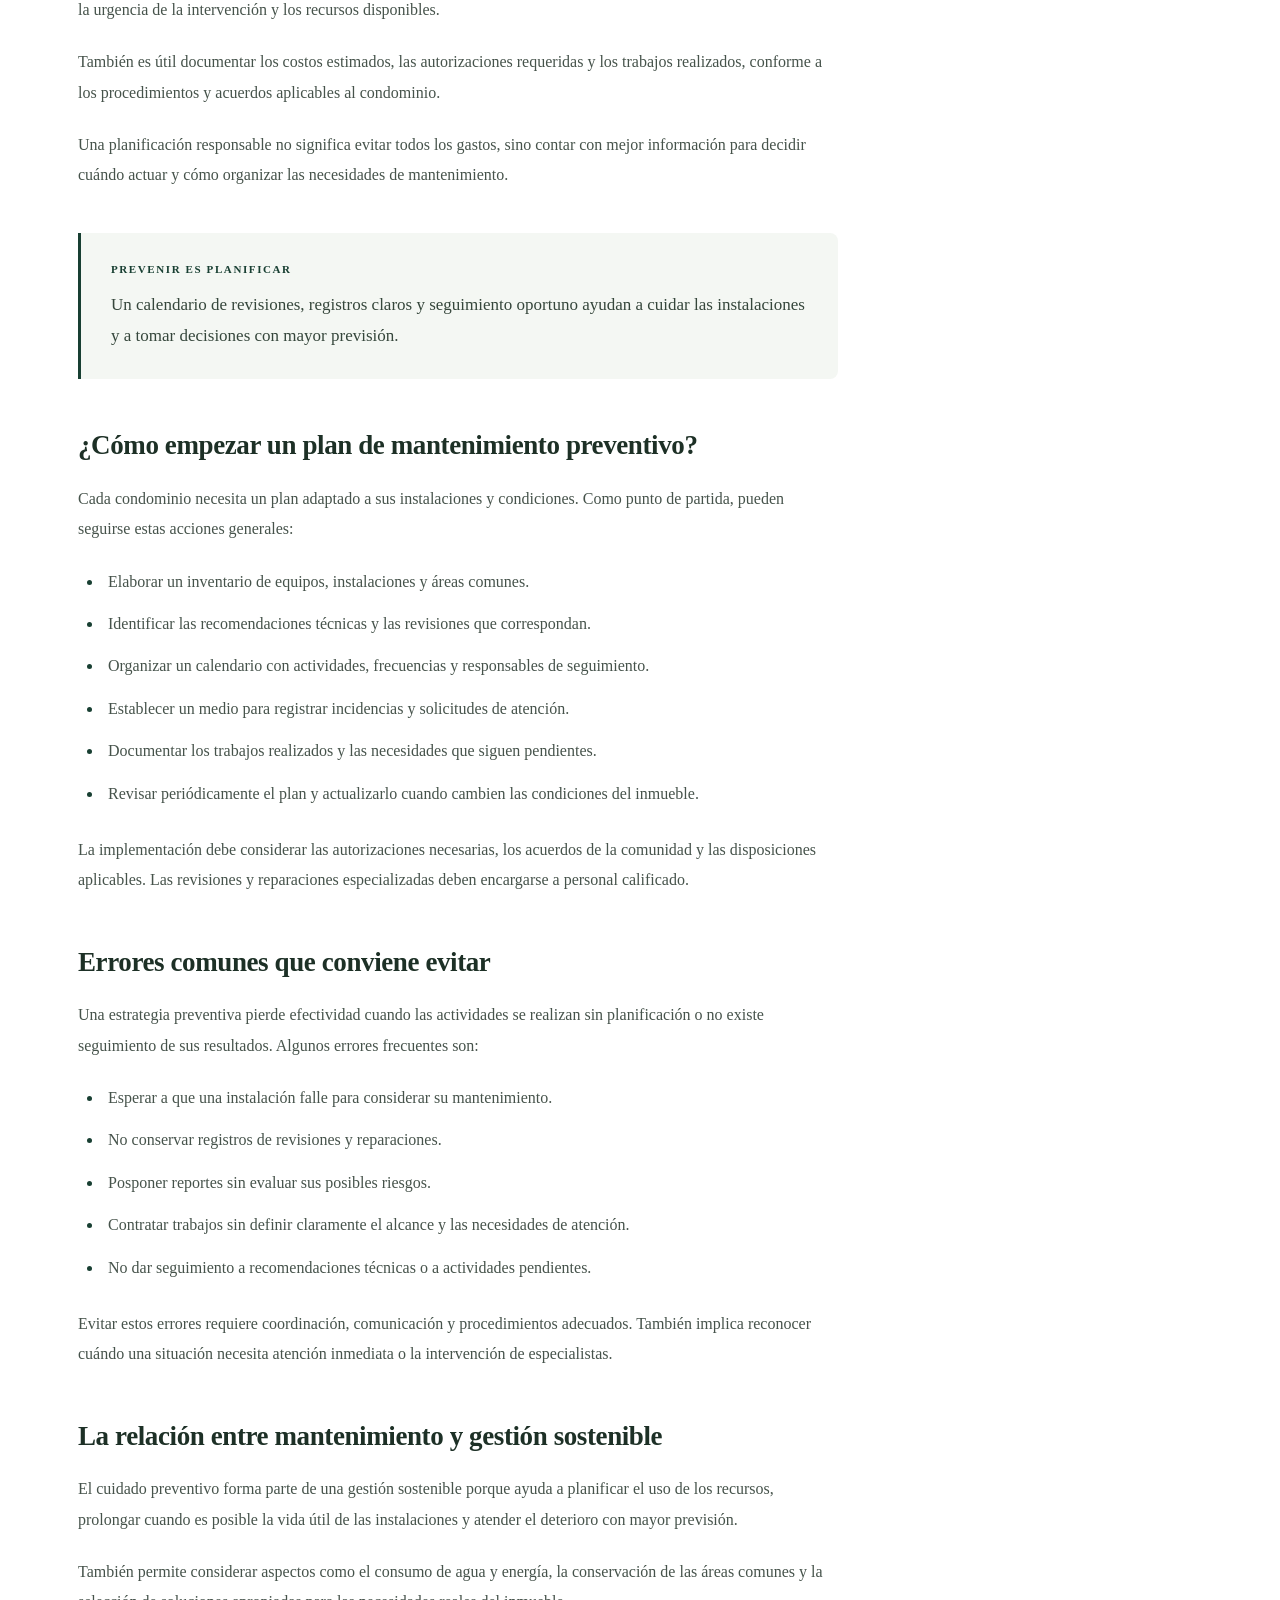
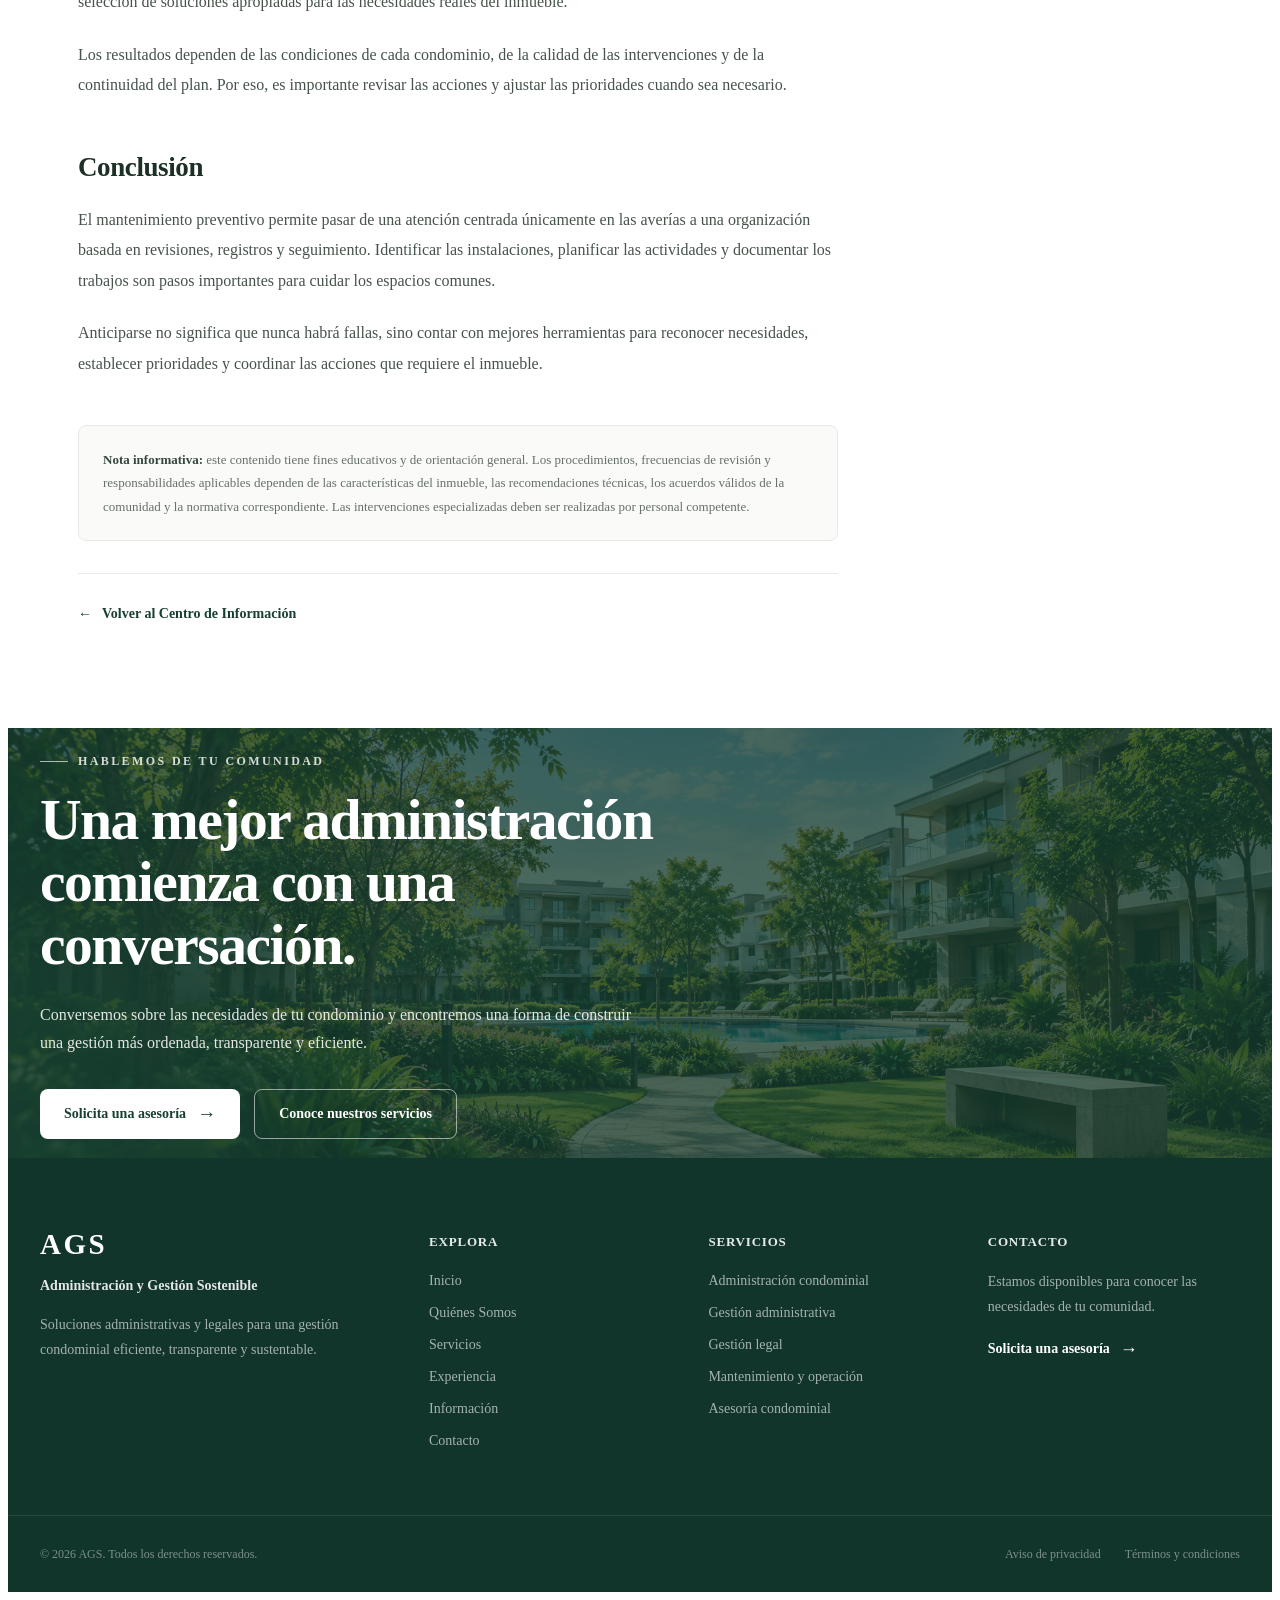
<file: pages/articulos/mantenimiento-preventivo.html>
<!DOCTYPE html>
<html lang="es-MX">

<head>
    <meta charset="UTF-8">
    <meta name="viewport" content="width=device-width, initial-scale=1.0">

    <title>Mantenimiento preventivo: anticiparse es cuidar | AGS</title>

    <meta
        name="description"
        content="Descubre cómo planificar el mantenimiento preventivo de un condominio, detectar fallas a tiempo, cuidar las áreas comunes y organizar las revisiones de sus instalaciones."
    >

    <meta name="robots" content="index, follow">
    <meta name="theme-color" content="#ffffff">

    <link rel="stylesheet" href="../../css/styles.css">
    <link rel="stylesheet" href="../../css/responsive.css">
</head>

<body>

    <!-- ========================================
         HEADER
    ======================================== -->

    <header class="site-header">

        <div class="header-container">

            <a
                href="../../index.html"
                class="logo"
                aria-label="AGS - Inicio"
            >
                <img
                    src="../../assets/images/logo/logoags.png"
                    alt="AGS — Administración y Gestión Sostenible"
                    class="logo-image"
                >
            </a>

            <nav class="main-nav" id="mainNav" aria-label="Navegación principal">

                <a href="../../index.html" class="nav-link">
                    Inicio
                </a>

                <a href="../nosotros.html" class="nav-link">
                    Quiénes Somos
                </a>

                <a href="../servicios.html" class="nav-link">
                    Servicios
                </a>

                <a href="../experiencia.html" class="nav-link">
                    Experiencia
                </a>

                <a href="../informacion.html" class="nav-link active" aria-current="page">
                    Información
                </a>

                <a href="../contacto.html" class="nav-link">
                    Contacto
                </a>

            </nav>

            <a
                href="../contacto.html"
                class="header-button"
            >
                Solicita una asesoría
            </a>

            <button
                class="menu-toggle"
                type="button"
                aria-label="Abrir menú de navegación"
                aria-controls="mainNav"
                aria-expanded="false"
            >
                <span></span>
                <span></span>
                <span></span>
            </button>

        </div>

    </header>


    <!-- ========================================
         CONTENIDO DEL ARTÍCULO
    ======================================== -->

    <main class="article-page">

        <!-- ENCABEZADO DEL ARTÍCULO -->

        <section class="article-hero" aria-labelledby="article-title">

            <div class="article-hero-container">

                <nav class="article-breadcrumb" aria-label="Ruta de navegación">

                    <a href="../../index.html">
                        Inicio
                    </a>

                    <span aria-hidden="true">/</span>

                    <a href="../informacion.html">
                        Información
                    </a>

                    <span aria-hidden="true">/</span>

                    <span aria-current="page">
                        Mantenimiento preventivo
                    </span>

                </nav>

                <div class="article-hero-content">

                    <span class="article-category">
                        MANTENIMIENTO Y OPERACIÓN
                    </span>

                    <h1 id="article-title">
                        Mantenimiento preventivo: anticiparse es cuidar.
                    </h1>

                    <p class="article-intro">
                        Cuidar un condominio no consiste únicamente en
                        reparar lo que deja de funcionar. Planificar
                        revisiones, identificar señales de desgaste y
                        dar seguimiento a las instalaciones permite
                        atender necesidades oportunamente y tomar
                        decisiones más responsables sobre los recursos
                        de la comunidad.
                    </p>

                    <div class="article-meta">

                        <span>Lectura aproximada: 6 minutos</span>

                        <span class="article-meta-separator" aria-hidden="true">
                            •
                        </span>

                        <span>Guía de orientación</span>

                    </div>

                </div>

            </div>

        </section>


        <!-- CUERPO DEL ARTÍCULO -->

        <section class="article-body-section">

            <div class="article-layout">

                <article class="article-content reveal-on-scroll" aria-labelledby="article-title">

                    <p class="article-lead">
                        Las instalaciones, los equipos y las áreas comunes
                        forman parte del funcionamiento cotidiano de un
                        condominio. Su cuidado requiere organización,
                        observación y seguimiento. Una estrategia preventiva
                        ayuda a reconocer necesidades antes de que se
                        conviertan en problemas mayores, aunque no elimina
                        por completo el riesgo de averías.
                    </p>


                    <h2>
                        ¿Qué es el mantenimiento preventivo?
                    </h2>

                    <p>
                        El mantenimiento preventivo comprende revisiones
                        y actividades programadas para conservar las
                        instalaciones y los equipos en condiciones
                        adecuadas de funcionamiento, de acuerdo con sus
                        características y las recomendaciones técnicas
                        que correspondan.
                    </p>

                    <p>
                        A diferencia de una intervención realizada después
                        de una avería, las acciones preventivas buscan
                        detectar señales de deterioro, atender necesidades
                        conocidas y reducir la probabilidad de fallas
                        inesperadas.
                    </p>

                    <p>
                        La frecuencia y el tipo de revisión dependen de
                        factores como la antigüedad de las instalaciones,
                        su uso, las condiciones ambientales y las
                        indicaciones del fabricante o del personal técnico.
                    </p>


                    <h2>
                        1. Identificar las instalaciones y sus necesidades
                    </h2>

                    <p>
                        El primer paso consiste en conocer qué instalaciones,
                        equipos y espacios comunes requieren atención.
                        Contar con un registro básico facilita establecer
                        prioridades y evita depender únicamente de la
                        memoria o de los reportes que aparecen cuando
                        surge un problema.
                    </p>

                    <p>
                        Según las características del inmueble, el registro
                        puede incluir elementos como:
                    </p>

                    <ul>
                        <li>
                            Sistemas de bombeo y almacenamiento de agua.
                        </li>

                        <li>
                            Instalaciones eléctricas y alumbrado de áreas comunes.
                        </li>

                        <li>
                            Elevadores y otros equipos sujetos a revisiones especializadas.
                        </li>

                        <li>
                            Portones, accesos y mecanismos de seguridad.
                        </li>

                        <li>
                            Azoteas, impermeabilización, drenajes y elementos constructivos.
                        </li>

                        <li>
                            Jardines, pasillos, estacionamientos y otras áreas compartidas.
                        </li>
                    </ul>

                    <p>
                        Este inventario debe ajustarse a las instalaciones
                        reales del condominio. Los equipos que requieren
                        conocimientos especializados deben ser evaluados
                        por personal competente.
                    </p>


                    <h2>
                        2. Elaborar un calendario de mantenimiento
                    </h2>

                    <p>
                        Una vez identificadas las necesidades, conviene
                        establecer un calendario que indique qué actividades
                        deben realizarse, con qué frecuencia y quién dará
                        seguimiento a cada una.
                    </p>

                    <p>
                        El calendario puede organizarse por tipo de
                        instalación, periodicidad, nivel de prioridad
                        y responsable de coordinación. Las fechas deben
                        considerar las recomendaciones técnicas, las
                        condiciones del inmueble y los requisitos aplicables.
                    </p>

                    <p>
                        Una planificación clara ayuda a distribuir las
                        tareas a lo largo del año, preparar los recursos
                        necesarios y reducir la posibilidad de que las
                        revisiones importantes queden pendientes.
                    </p>


                    <h2>
                        3. Detectar señales de deterioro a tiempo
                    </h2>

                    <p>
                        Las inspecciones visuales y los reportes de
                        residentes o personal de operación pueden ayudar
                        a identificar señales que requieren atención.
                        Entre ellas pueden encontrarse filtraciones,
                        humedad persistente, ruidos inusuales, luminarias
                        fuera de servicio o daños visibles en las áreas comunes.
                    </p>

                    <p>
                        Detectar una señal no siempre permite conocer
                        su causa. Por ello, cuando existe una posible
                        falla técnica o un riesgo para las personas,
                        es importante solicitar una evaluación adecuada
                        y evitar intervenciones improvisadas.
                    </p>

                    <p>
                        Para facilitar el seguimiento, cada reporte puede
                        registrar la fecha, la ubicación, una descripción
                        del problema, su prioridad y las acciones realizadas.
                    </p>


                    <h2>
                        4. Dar seguimiento a proveedores y trabajos
                    </h2>

                    <p>
                        Algunas actividades pueden coordinarse mediante
                        personal de operación, mientras que otras requieren
                        proveedores especializados. En ambos casos, es
                        conveniente mantener claridad sobre el alcance
                        del trabajo, los tiempos previstos y las condiciones
                        de atención.
                    </p>

                    <p>
                        El seguimiento administrativo puede contemplar:
                    </p>

                    <ul>
                        <li>
                            Solicitudes de evaluación o cotización cuando correspondan.
                        </li>

                        <li>
                            Programación de visitas y actividades autorizadas.
                        </li>

                        <li>
                            Registro de los trabajos realizados y sus fechas.
                        </li>

                        <li>
                            Documentación de observaciones y asuntos pendientes.
                        </li>

                        <li>
                            Seguimiento de garantías, recomendaciones y próximas revisiones.
                        </li>
                    </ul>

                    <p>
                        La documentación facilita consultar antecedentes
                        y comprobar qué actividades se realizaron. La
                        supervisión técnica, cuando sea necesaria, debe
                        quedar a cargo de las personas con la preparación
                        correspondiente.
                    </p>


                    <h2>
                        5. Priorizar las necesidades y administrar los recursos
                    </h2>

                    <p>
                        No todas las necesidades de mantenimiento tienen
                        la misma urgencia. Una incidencia que compromete
                        la seguridad, la continuidad de un servicio esencial
                        o la integridad del inmueble debe recibir atención
                        acorde con su nivel de riesgo.
                    </p>

                    <p>
                        Para organizar las prioridades, conviene considerar
                        el estado de la instalación, las consecuencias
                        de una posible falla, la urgencia de la intervención
                        y los recursos disponibles.
                    </p>

                    <p>
                        También es útil documentar los costos estimados,
                        las autorizaciones requeridas y los trabajos
                        realizados, conforme a los procedimientos y
                        acuerdos aplicables al condominio.
                    </p>

                    <p>
                        Una planificación responsable no significa evitar
                        todos los gastos, sino contar con mejor información
                        para decidir cuándo actuar y cómo organizar las
                        necesidades de mantenimiento.
                    </p>


                    <div class="article-highlight">

                        <span class="article-highlight-label">
                            PREVENIR ES PLANIFICAR
                        </span>

                        <p>
                            Un calendario de revisiones, registros claros
                            y seguimiento oportuno ayudan a cuidar las
                            instalaciones y a tomar decisiones con mayor
                            previsión.
                        </p>

                    </div>


                    <h2>
                        ¿Cómo empezar un plan de mantenimiento preventivo?
                    </h2>

                    <p>
                        Cada condominio necesita un plan adaptado a sus
                        instalaciones y condiciones. Como punto de partida,
                        pueden seguirse estas acciones generales:
                    </p>

                    <ul>
                        <li>
                            Elaborar un inventario de equipos, instalaciones
                            y áreas comunes.
                        </li>

                        <li>
                            Identificar las recomendaciones técnicas y
                            las revisiones que correspondan.
                        </li>

                        <li>
                            Organizar un calendario con actividades,
                            frecuencias y responsables de seguimiento.
                        </li>

                        <li>
                            Establecer un medio para registrar incidencias
                            y solicitudes de atención.
                        </li>

                        <li>
                            Documentar los trabajos realizados y las
                            necesidades que siguen pendientes.
                        </li>

                        <li>
                            Revisar periódicamente el plan y actualizarlo
                            cuando cambien las condiciones del inmueble.
                        </li>
                    </ul>

                    <p>
                        La implementación debe considerar las autorizaciones
                        necesarias, los acuerdos de la comunidad y las
                        disposiciones aplicables. Las revisiones y
                        reparaciones especializadas deben encargarse a
                        personal calificado.
                    </p>


                    <h2>
                        Errores comunes que conviene evitar
                    </h2>

                    <p>
                        Una estrategia preventiva pierde efectividad
                        cuando las actividades se realizan sin planificación
                        o no existe seguimiento de sus resultados. Algunos
                        errores frecuentes son:
                    </p>

                    <ul>
                        <li>
                            Esperar a que una instalación falle para
                            considerar su mantenimiento.
                        </li>

                        <li>
                            No conservar registros de revisiones y reparaciones.
                        </li>

                        <li>
                            Posponer reportes sin evaluar sus posibles riesgos.
                        </li>

                        <li>
                            Contratar trabajos sin definir claramente
                            el alcance y las necesidades de atención.
                        </li>

                        <li>
                            No dar seguimiento a recomendaciones técnicas
                            o a actividades pendientes.
                        </li>
                    </ul>

                    <p>
                        Evitar estos errores requiere coordinación,
                        comunicación y procedimientos adecuados. También
                        implica reconocer cuándo una situación necesita
                        atención inmediata o la intervención de especialistas.
                    </p>


                    <h2>
                        La relación entre mantenimiento y gestión sostenible
                    </h2>

                    <p>
                        El cuidado preventivo forma parte de una gestión
                        sostenible porque ayuda a planificar el uso de
                        los recursos, prolongar cuando es posible la vida
                        útil de las instalaciones y atender el deterioro
                        con mayor previsión.
                    </p>

                    <p>
                        También permite considerar aspectos como el consumo
                        de agua y energía, la conservación de las áreas
                        comunes y la selección de soluciones apropiadas
                        para las necesidades reales del inmueble.
                    </p>

                    <p>
                        Los resultados dependen de las condiciones de cada
                        condominio, de la calidad de las intervenciones
                        y de la continuidad del plan. Por eso, es importante
                        revisar las acciones y ajustar las prioridades
                        cuando sea necesario.
                    </p>


                    <h2>
                        Conclusión
                    </h2>

                    <p>
                        El mantenimiento preventivo permite pasar de una
                        atención centrada únicamente en las averías a
                        una organización basada en revisiones, registros
                        y seguimiento. Identificar las instalaciones,
                        planificar las actividades y documentar los trabajos
                        son pasos importantes para cuidar los espacios comunes.
                    </p>

                    <p>
                        Anticiparse no significa que nunca habrá fallas,
                        sino contar con mejores herramientas para reconocer
                        necesidades, establecer prioridades y coordinar
                        las acciones que requiere el inmueble.
                    </p>


                    <!-- AVISO INFORMATIVO -->

                    <aside class="article-disclaimer">

                        <p>
                            <strong>Nota informativa:</strong>
                            este contenido tiene fines educativos y de
                            orientación general. Los procedimientos,
                            frecuencias de revisión y responsabilidades
                            aplicables dependen de las características
                            del inmueble, las recomendaciones técnicas,
                            los acuerdos válidos de la comunidad y la
                            normativa correspondiente. Las intervenciones
                            especializadas deben ser realizadas por
                            personal competente.
                        </p>

                    </aside>


                    <!-- NAVEGACIÓN DEL ARTÍCULO -->

                    <div class="article-back-link">

                        <a href="../informacion.html">
                            <span aria-hidden="true">←</span>
                            Volver al Centro de Información
                        </a>

                    </div>

                </article>


                <!-- COLUMNA LATERAL -->

                <aside class="article-sidebar reveal-on-scroll">

                    <div class="article-sidebar-card">

                        <span class="article-sidebar-eyebrow">
                            CONOCE AGS
                        </span>

                        <h2>
                            El cuidado de tu comunidad comienza con una buena planificación.
                        </h2>

                        <p>
                            Conoce nuestro enfoque de administración
                            y gestión sostenible para comunidades
                            condominales.
                        </p>

                        <a
                            href="../servicios.html"
                            class="article-sidebar-link"
                        >
                            Explora nuestros servicios
                            <span aria-hidden="true">↗</span>
                        </a>

                    </div>

                    <div class="article-sidebar-note">

                        <span class="article-sidebar-note-title">
                            TAMBIÉN TE PUEDE INTERESAR
                        </span>

                        <p>
                            Descubre más guías y contenidos sobre
                            administración, mantenimiento y organización
                            condominal.
                        </p>

                        <a href="../informacion.html">
                            Visitar Información
                            <span aria-hidden="true">↗</span>
                        </a>

                    </div>

                </aside>

            </div>

        </section>


        <!-- =====================================================
             CTA FINAL — ESTRUCTURA DE HOME
             ===================================================== -->

        <section class="final-cta-section">

            <div class="final-cta-background" aria-hidden="true"></div>

            <div class="final-cta-container">

                <div class="final-cta-content">

                    <span class="section-eyebrow">
                        HABLEMOS DE TU COMUNIDAD
                    </span>

                    <h2>
                        Una mejor administración comienza con una conversación.
                    </h2>

                    <p>
                        Conversemos sobre las necesidades de tu condominio y
                        encontremos una forma de construir una gestión más
                        ordenada, transparente y eficiente.
                    </p>

                    <div class="final-cta-actions">

                        <a href="../contacto.html" class="final-cta-button primary">
                            Solicita una asesoría
                            <span aria-hidden="true">→</span>
                        </a>

                        <a href="../servicios.html" class="final-cta-button secondary">
                            Conoce nuestros servicios
                        </a>

                    </div>

                </div>

            </div>

        </section>

    </main>


    <!-- =====================================================
         WHATSAPP FLOTANTE
         ===================================================== -->

    <a
        href="https://wa.me/525618717104"
        class="whatsapp-float"
        target="_blank"
        rel="noopener noreferrer"
        aria-label="Contactar a AGS por WhatsApp"
    >
        <span class="whatsapp-icon" aria-hidden="true">
            <svg viewBox="0 0 24 24" focusable="false">
                <path
                    d="M20.52 3.48A11.84 11.84 0 0 0 12.06 0
                    C5.52 0 .2 5.32 .2 11.86c0 2.09 .55 4.13
                    1.59 5.93L.1 24l6.35-1.66a11.85 11.85 0 0 0
                    5.61 1.42h.01c6.54 0 11.86-5.32 11.86-11.86
                    0-3.17-1.23-6.15-3.41-8.42z
                    M12.07 21.79h-.01a9.88 9.88 0 0 1-5.03-1.38
                    l-.36-.21-3.77.99 1.01-3.67-.23-.38a9.87
                    9.87 0 0 1-1.51-5.28c0-5.45 4.44-9.89
                    9.9-9.89 2.64 0 5.12 1.03 6.99 2.9
                    a9.83 9.83 0 0 1 2.9 7c0 5.47-4.44 9.92
                    -9.89 9.92zm5.43-7.43c-.3-.15-1.77-.87
                    -2.04-.97-.27-.1-.47-.15-.67.15-.2.3-.77.97
                    -.94 1.17-.17.2-.35.22-.65.07-.3-.15-1.26
                    -.46-2.4-1.48-.89-.79-1.49-1.76-1.66-2.06
                    -.17-.3-.02-.46.13-.61.13-.13.3-.35.45-.52
                    .15-.17.2-.3.3-.5.1-.2.05-.37-.02-.52
                    -.07-.15-.67-1.61-.92-2.21-.24-.58-.49-.5
                    -.67-.51h-.57c-.2 0-.52.07-.79.37-.27.3
                    -1.04 1.02-1.04 2.48s1.07 2.88 1.22 3.08
                    c.15.2 2.1 3.21 5.08 4.5.71.31 1.27.5
                    1.7.64.72.23 1.37.2 1.89.12.58-.09
                    1.77-.72 2.02-1.42.25-.7.25-1.3.17-1.42
                    -.07-.12-.27-.2-.57-.35z"
                />
            </svg>
        </span>
    </a>


    <!-- =====================================================
         BOTÓN VOLVER ARRIBA
         ===================================================== -->

    <button
        class="back-to-top"
        id="backToTop"
        type="button"
        aria-label="Volver al inicio"
    >
        ↑
    </button>


    <!-- ========================================
         FOOTER
    ======================================== -->

    <footer class="site-footer">

        <div class="footer-container">

            <div class="footer-brand">

                <a href="../../index.html" class="footer-logo">
                    AGS
                </a>

                <p class="footer-description">
                    Administración y Gestión Sostenible
                </p>

                <p class="footer-text">
                    Soluciones administrativas y legales para una gestión
                    condominial eficiente, transparente y sustentable.
                </p>

            </div>

            <div class="footer-column">

                <h3>Explora</h3>

                <nav
                    class="footer-links"
                    aria-label="Navegación del pie de página"
                >
                    <a href="../../index.html">Inicio</a>
                    <a href="../nosotros.html">Quiénes Somos</a>
                    <a href="../servicios.html">Servicios</a>
                    <a href="../experiencia.html">Experiencia</a>
                    <a href="../informacion.html" aria-current="page">
                        Información
                    </a>
                    <a href="../contacto.html">Contacto</a>
                </nav>

            </div>

            <div class="footer-column">

                <h3>Servicios</h3>

                <nav class="footer-links" aria-label="Servicios">
                    <a href="../servicios.html">Administración condominial</a>
                    <a href="../servicios.html">Gestión administrativa</a>
                    <a href="../servicios.html">Gestión legal</a>
                    <a href="../servicios.html">Mantenimiento y operación</a>
                    <a href="../servicios.html">Asesoría condominial</a>
                </nav>

            </div>

            <div class="footer-column footer-contact">

                <h3>Contacto</h3>

                <p>
                    Estamos disponibles para conocer las necesidades
                    de tu comunidad.
                </p>

                <a href="../contacto.html" class="footer-contact-link">
                    Solicita una asesoría
                    <span aria-hidden="true">→</span>
                </a>

            </div>

        </div>

        <div class="footer-bottom">

            <div class="footer-bottom-container">

                <p>
                    © 2026 AGS. Todos los derechos reservados.
                </p>

                <div class="footer-legal">
                    <a href="#">Aviso de privacidad</a>
                    <a href="#">Términos y condiciones</a>
                </div>

            </div>

        </div>

    </footer>


    <!-- JAVASCRIPT COMPARTIDO -->

    <script src="../../js/main.js"></script>

</body>

</html>
</file>
<file: css/styles.css>
:root {
    --color-primary: #183F32;
    --color-secondary: #2F6B52;
    --color-sage: #A8BFA8;
    --color-background: #F7F8F5;
    --color-sand: #E9E4D8;
    --color-white: #FFFFFF;
    --color-text: #1E2924;

    --font-primary: Arial, sans-serif;

    --container-width: 1200px;
    --border-radius: 12px;
}


*,
*::before,
*::after {
    box-sizing: border-box;
}




/* ========================================
   HEADER
======================================== */

.site-header {
    position: fixed;
    top: 0;
    left: 0;
    width: 100%;
    z-index: 1000;

    background: rgba(255, 255, 255, 0.96);
    backdrop-filter: blur(10px);

    border-bottom: 1px solid rgba(24, 63, 50, 0.08);
}

.header-container {
    width: min(calc(100% - 40px), var(--container-width));
    min-height: 82px;

    margin: 0 auto;

    display: flex;
    align-items: center;
    justify-content: space-between;

    gap: 30px;
}

/* ========================================
   LOGO
======================================== */

.logo {
    display: flex;
    align-items: center;

    text-decoration: none;

    flex-shrink: 0;
}

.logo-text {
    font-size: 28px;
    font-weight: 800;
    letter-spacing: 2px;

    color: var(--color-primary);
}



/* Imagen del logo ICS */
.logo-image {
    display: block;
    width: 165px;
    height: 76px;
    object-fit: contain;
    object-position: left center;
    flex-shrink: 0;
}



/* ========================================
   NAVEGACIÓN
======================================== */

.main-nav {
    display: flex;
    align-items: center;
    gap: 28px;

    margin-left: auto;
}

.nav-link {
    position: relative;

    text-decoration: none;

    font-size: 14px;
    font-weight: 500;

    color: var(--color-text);

    padding: 8px 0;

    transition: color 0.3s ease;
}

.nav-link:hover {
    color: var(--color-secondary);
}

/* Línea debajo del enlace */

.nav-link::after {
    content: "";

    position: absolute;
    left: 0;
    bottom: 0;

    width: 0;
    height: 2px;

    background: var(--color-secondary);

    transition: width 0.3s ease;
}

.nav-link:hover::after,
.nav-link.active::after {
    width: 100%;
}

/* ========================================
   BOTÓN HEADER
======================================== */

.header-button {
    display: inline-flex;
    align-items: center;
    justify-content: center;

    padding: 12px 20px;

    border-radius: 8px;

    background: var(--color-primary);
    color: var(--color-white);

    text-decoration: none;

    font-size: 13px;
    font-weight: 600;

    white-space: nowrap;

    transition:
        background 0.3s ease,
        transform 0.3s ease;
}

.header-button:hover {
    background: var(--color-secondary);

    transform: translateY(-2px);
}

/* ========================================
   BOTÓN MENÚ MÓVIL
======================================== */

.menu-toggle {
    display: none;

    width: 42px;
    height: 42px;

    padding: 8px;

    border: none;
    background: transparent;

    cursor: pointer;

    flex-direction: column;
    justify-content: center;
    gap: 5px;
}

.menu-toggle span {
    display: block;

    width: 100%;
    height: 2px;

    background: var(--color-primary);

    transition: all 0.3s ease;
}






/* ========================================
   HERO
======================================== */

.hero {
    position: relative;

    min-height: 720px;

    width: 100%;

    overflow: hidden;

    display: flex;
    align-items: center;
}

/* ========================================
   FONDO
======================================== */

.hero-background {
    position: absolute;
    inset: 0;
    z-index: 0;

    background-image: url("../assets/images/hero/hero-condominio2.png");
    background-size: cover;
    background-position: 62% center;
    background-repeat: no-repeat;
}

/* ========================================
   OVERLAY
======================================== */

.hero-overlay {
    position: absolute;
    inset: 0;

    background:
        linear-gradient(
            90deg,
            rgba(15, 55, 43, 0.88) 0%,
            rgba(15, 55, 43, 0.68) 30%,
            rgba(15, 55, 43, 0.34) 58%,
            rgba(15, 55, 43, 0.08) 100%
        );
}

/* ========================================
   CONTENEDOR
======================================== */

.hero-container {
    position: relative;

    z-index: 1;

    width: min(calc(100% - 40px), var(--container-width));

    margin: 0 auto;
}

/* ========================================
   CONTENIDO
======================================== */

.hero-content {

    max-width: 680px;

    padding-top: 82px;
}

/* ========================================
   EYEBROW
======================================== */

.hero-eyebrow {

    display: inline-flex;

    align-items: center;

    gap: 10px;

    margin-bottom: 18px;

    font-size: 12px;

    font-weight: 700;

    letter-spacing: 2.4px;

    color: var(--color-white);
}


.hero-eyebrow::before {

    content: "";

    display: block;

    width: 28px;

    height: 1px;

    background: rgba(255, 255, 255, 0.75);
}



/* ========================================
   TÍTULO
======================================== */

.hero h1 {

    margin: 0;

    max-width: 670px;

    font-size: clamp(42px, 4.5vw, 68px);

    line-height: 1.06;

    font-weight: 700;

    letter-spacing: -1.8px;

    color: var(--color-white);
}

/* ========================================
   DESCRIPCIÓN
======================================== */

.hero-description {

    max-width: 540px;

    margin: 24px 0 0;

    font-size: 17px;

    line-height: 1.65;

    color: rgba(255, 255, 255, 0.88);
}

/* ========================================
   BOTONES
======================================== */

.hero-actions {
    display: flex;

    align-items: center;

    gap: 14px;

    margin-top: 34px;

    flex-wrap: wrap;
}

.hero-button {

    position: relative;

    display: inline-flex;

    align-items: center;

    justify-content: center;

    min-height: 52px;

    padding: 0 26px;

    border-radius: 8px;

    text-decoration: none;

    font-size: 14px;

    font-weight: 600;

    transition:
        transform 0.3s ease,
        background 0.3s ease,
        color 0.3s ease,
        border-color 0.3s ease;
        box-shadow: 0.3s ease;
}

/* Botón principal */

.hero-button.primary {

    background: var(--color-white);

    color: var(--color-primary);

    box-shadow: 0 8px 24px rgba(0, 0, 0, 0.12);
}

.hero-button.primary:hover {

    transform: translateY(-3px);

    background: var(--color-secondary);

    color: var(--color-white);

    box-shadow: 0 12px 28px rgba(0, 0, 0, 0.18);
}

/* Botón secundario */

.hero-button.secondary {

    border: 1px solid rgba(255, 255, 255, 0.65);

    background: rgba(255, 255, 255, 0.03);

    color: var(--color-white);

    backdrop-filter: blur(4px);
}

.hero-button.secondary:hover {

    transform: translateY(-3px);

    background: rgba(255, 255, 255, 0.12);

    border-color: var(--color-white);

    box-shadow: 0 8px 22px rgba(0, 0, 0, 0.12);
}



.button-arrow {
    display: inline-block;

    margin-left: 9px;

    font-size: 17px;

    line-height: 1;

    transition: transform 0.3s ease;
}

.hero-button.primary:hover .button-arrow {

    transform: translateX(4px);

}




/* =========================================
   HERO - TRANSICIÓN INFERIOR
   ========================================= */

.hero::after {
    content: "";
    position: absolute;
    left: 0;
    right: 0;
    bottom: 0;
    height: 90px;
    z-index: 2;

    background: linear-gradient(
        to bottom,
        rgba(247, 248, 245, 0) 0%,
        rgba(247, 248, 245, 0.18) 100%
    );

    pointer-events: none;
}





/* Respeta la preferencia del usuario por reducir movimiento */
@media (prefers-reduced-motion: reduce) {
    .hero-background,
    .hero-eyebrow,
    .hero h1,
    .hero-description,
    .hero-actions {
        animation: none;
        opacity: 1;
        transform: none;
    }

    .hero-button,
    .button-arrow {
        transition: none;
    }
}





/* =========================================
   HERO - ANIMACIONES DE ENTRADA
   ========================================= */

@keyframes heroFadeUp {
    from {
        opacity: 0;
        transform: translateY(18px);
    }

    to {
        opacity: 1;
        transform: translateY(0);
    }
}

.hero-eyebrow,
.hero h1,
.hero-description,
.hero-actions {
    opacity: 0;
    animation: heroFadeUp 0.8s ease-out forwards;
}

.hero-eyebrow {
    animation-delay: 0.15s;
}

.hero h1 {
    animation-delay: 0.30s;
}

.hero-description {
    animation-delay: 0.50s;
}

.hero-actions {
    animation-delay: 0.68s;
}



@keyframes heroImageReveal {
    from {
        opacity: 0;
        transform: scale(1.025);
    }

    to {
        opacity: 1;
        transform: scale(1);
    }
}

.hero-background {
    animation: heroImageReveal 1.4s ease-out forwards;
    transform-origin: center center;
}









/* =========================================
   FASE 04.1 - INTRO / PROPUESTA
   ========================================= */

.intro-section {
    position: relative;
    padding: 120px 0 125px;
    background: var(--color-background);
}

.intro-container {
    width: min(calc(100% - 40px), var(--container-width));
    margin: 0 auto;
}

/* ENCABEZADO */

.intro-heading {
    max-width: 760px;
}

.section-eyebrow {
    display: inline-flex;
    align-items: center;
    gap: 10px;

    margin-bottom: 20px;

    font-size: 12px;
    font-weight: 700;
    letter-spacing: 2.4px;
    color: var(--color-secondary);
}

.section-eyebrow::before {
    content: "";

    display: block;

    width: 28px;
    height: 1px;

    background: var(--color-secondary);
}

.intro-heading h2 {
    margin: 0;

    max-width: 720px;

    font-size: clamp(38px, 4.5vw, 60px);
    line-height: 1.08;
    letter-spacing: -1.5px;
    font-weight: 700;

    color: var(--color-primary);
}

.intro-heading p {
    max-width: 650px;

    margin: 28px 0 0;

    font-size: 18px;
    line-height: 1.75;

    color: var(--color-text);
}

/* PILARES */

.intro-pillars {
    display: grid;
    grid-template-columns: repeat(3, 1fr);

    gap: 0;

    margin-top: 90px;

    border-top: 1px solid rgba(24, 63, 50, 0.15);
}

.intro-pillar {
    position: relative;

    padding: 34px 42px 10px 0;
}

.intro-pillar:not(:last-child) {
    margin-right: 42px;

    border-right: 1px solid rgba(24, 63, 50, 0.15);
}

.pillar-number {
    display: block;

    margin-bottom: 24px;

    font-size: 12px;
    font-weight: 700;
    letter-spacing: 2px;

    color: var(--color-secondary);
}

.intro-pillar h3 {
    margin: 0;

    font-size: 23px;
    line-height: 1.25;
    font-weight: 700;

    color: var(--color-primary);
}

.intro-pillar p {
    max-width: 310px;

    margin: 16px 0 0;

    font-size: 15px;
    line-height: 1.7;

    color: var(--color-text);
}






/* =========================================
   FASE 04.2 - SERVICIOS
   ========================================= */

.services-section {
    position: relative;
    padding: 120px 0 125px;
    background: var(--color-white);
}

.services-container {
    width: min(calc(100% - 40px), var(--container-width));
    margin: 0 auto;
}


/* INTRODUCCIÓN */

.services-intro {
    display: grid;
    grid-template-columns: 1.35fr 0.65fr;
    align-items: end;
    gap: 80px;

    padding-bottom: 70px;
}

.services-heading h2 {
    max-width: 700px;

    margin: 0;

    font-size: clamp(38px, 4.5vw, 60px);
    line-height: 1.08;
    letter-spacing: -1.5px;
    font-weight: 700;

    color: var(--color-primary);
}

.services-description {
    max-width: 390px;
}

.services-description p {
    margin: 0;

    font-size: 16px;
    line-height: 1.75;

    color: var(--color-text);
}


/* LISTA DE SERVICIOS */

.services-list {
    border-top: 1px solid rgba(24, 63, 50, 0.16);
}

.service-item {
    display: grid;
    grid-template-columns: 80px 1fr 50px;
    align-items: center;
    gap: 30px;

    min-height: 150px;

    padding: 28px 0;

    border-bottom: 1px solid rgba(24, 63, 50, 0.16);

    transition:
        padding 0.35s ease,
        background 0.35s ease;
}

.service-number {
    align-self: start;

    padding-top: 7px;

    font-size: 12px;
    font-weight: 700;
    letter-spacing: 2px;

    color: var(--color-secondary);
}

.service-content h3 {
    margin: 0;

    font-size: 25px;
    line-height: 1.25;
    font-weight: 700;

    color: var(--color-primary);

    transition: color 0.3s ease;
}

.service-content p {
    max-width: 650px;

    margin: 12px 0 0;

    font-size: 15px;
    line-height: 1.65;

    color: var(--color-text);
}

.service-arrow {
    display: flex;
    align-items: center;
    justify-content: center;

    width: 40px;
    height: 40px;

    border: 1px solid rgba(24, 63, 50, 0.2);
    border-radius: 50%;

    font-size: 18px;

    color: var(--color-primary);

    transition:
        transform 0.35s ease,
        background 0.35s ease,
        color 0.35s ease,
        border-color 0.35s ease;
}


/* HOVER */

.service-item:hover {
    padding-left: 14px;
    padding-right: 14px;
    background: rgba(168, 191, 168, 0.08);
}

.service-item:hover .service-content h3 {
    color: var(--color-secondary);
}

.service-item:hover .service-arrow {
    transform: translate(3px, -3px);
    background: var(--color-primary);
    border-color: var(--color-primary);
    color: var(--color-white);
}


/* CTA */

.services-action {
    display: flex;
    justify-content: flex-end;

    margin-top: 38px;
}

.services-link {
    display: inline-flex;
    align-items: center;
    gap: 12px;

    text-decoration: none;

    font-size: 14px;
    font-weight: 700;

    color: var(--color-primary);

    transition:
        gap 0.3s ease,
        color 0.3s ease;
}

.services-link span {
    font-size: 20px;
    line-height: 1;
}

.services-link:hover {
    gap: 17px;
    color: var(--color-secondary);
}





/* =========================================
   FASE 04.3 - NUESTRA DIFERENCIA
   ========================================= */

.difference-section {
    position: relative;

    padding: 125px 0;

    background: var(--color-background);
}

.difference-container {
    width: min(calc(100% - 40px), var(--container-width));
    margin: 0 auto;

    display: grid;
    grid-template-columns: 1fr 1fr;

    gap: 90px;

    align-items: center;
}


/* IMAGEN */

.difference-image {
    position: relative;

    width: 100%;
    height: 620px;

    overflow: hidden;

    border-radius: var(--border-radius);
}

.difference-image img {
    width: 100%;
    height: 100%;

    display: block;

    object-fit: cover;

    transition: transform 0.8s ease;
}

.difference-image:hover img {
    transform: scale(1.025);
}


/* CONTENIDO */

.difference-content {
    max-width: 560px;
}

.difference-content h2 {
    margin: 0;

    font-size: clamp(40px, 4.5vw, 60px);
    line-height: 1.08;

    letter-spacing: -1.5px;

    font-weight: 700;

    color: var(--color-primary);
}

.difference-intro {
    max-width: 510px;

    margin: 28px 0 42px;

    font-size: 16px;
    line-height: 1.75;

    color: var(--color-text);
}


/* PUNTOS */

.difference-points {
    display: flex;
    flex-direction: column;
}

.difference-point {
    display: grid;

    grid-template-columns: 28px 1fr;

    gap: 18px;

    padding: 20px 0;

    border-top: 1px solid rgba(24, 63, 50, 0.15);
}

.difference-point:last-child {
    border-bottom: 1px solid rgba(24, 63, 50, 0.15);
}

.difference-line {
    width: 18px;
    height: 2px;

    margin-top: 10px;

    background: var(--color-secondary);
}

.difference-point h3 {
    margin: 0;

    font-size: 19px;
    line-height: 1.3;

    color: var(--color-primary);
}

.difference-point p {
    max-width: 450px;

    margin: 7px 0 0;

    font-size: 14px;
    line-height: 1.6;

    color: var(--color-text);
}


/* ENLACE */

.difference-link {
    display: inline-flex;

    align-items: center;

    gap: 12px;

    margin-top: 34px;

    text-decoration: none;

    font-size: 14px;
    font-weight: 700;

    color: var(--color-primary);

    transition:
        gap 0.3s ease,
        color 0.3s ease;
}

.difference-link span {
    font-size: 20px;
    line-height: 1;
}

.difference-link:hover {
    gap: 17px;

    color: var(--color-secondary);
}










/* =========================================
   NUESTRO ENFOQUE
========================================= */

.approach-section {
    position: relative;
    padding: 120px 0 125px;
    background: var(--color-primary);
    color: var(--color-white);
}

.approach-container {
    width: min(calc(100% - 40px), var(--container-width));
    margin: 0 auto;
}


/* =========================================
   HEADER
========================================= */

.approach-header {
    display: grid;
    grid-template-columns: 1fr 420px;
    gap: 80px;

    align-items: end;

    margin-bottom: 65px;
}

.approach-heading {
    max-width: 720px;
}

.approach-section .section-eyebrow {
    color: rgba(255, 255, 255, 0.82);
}

.approach-section .section-eyebrow::before {
    background: rgba(255, 255, 255, 0.65);
}

.approach-heading h2 {
    max-width: 700px;

    margin: 0;

    font-size: clamp(40px, 4.5vw, 60px);
    line-height: 1.08;
    letter-spacing: -1.5px;
    font-weight: 700;

    color: var(--color-white);
}

.approach-intro {
    padding-bottom: 4px;
}

.approach-intro p {
    margin: 0;

    font-size: 16px;
    line-height: 1.75;

    color: rgba(255, 255, 255, 0.72);
}


/* =========================================
   GRID
========================================= */

.approach-grid {
    display: grid;
    grid-template-columns: repeat(2, 1fr);

    border-top: 1px solid rgba(255, 255, 255, 0.18);
}


/* =========================================
   ITEM
========================================= */

.approach-item {
    position: relative;

    min-height: 255px;

    padding: 30px 38px 35px 0;

    border-bottom: 1px solid rgba(255, 255, 255, 0.18);

    transition:
        background 0.35s ease,
        padding 0.35s ease;
}

.approach-item:nth-child(even) {
    padding-left: 38px;

    border-left: 1px solid rgba(255, 255, 255, 0.18);
}


/* =========================================
   PARTE SUPERIOR
========================================= */

.approach-top {
    display: flex;

    align-items: center;
    justify-content: space-between;

    margin-bottom: 55px;
}

.approach-number {
    font-size: 12px;
    font-weight: 700;
    letter-spacing: 2px;

    color: rgba(255, 255, 255, 0.52);
}

.approach-arrow {
    display: flex;

    align-items: center;
    justify-content: center;

    width: 36px;
    height: 36px;

    border: 1px solid rgba(255, 255, 255, 0.20);
    border-radius: 50%;

    font-size: 17px;

    color: rgba(255, 255, 255, 0.72);

    transition:
        transform 0.35s ease,
        background 0.35s ease,
        color 0.35s ease,
        border-color 0.35s ease;
}


/* =========================================
   CONTENIDO
========================================= */

.approach-content {
    max-width: 440px;
}

.approach-content h3 {
    margin: 0;

    font-size: 25px;
    line-height: 1.25;
    font-weight: 700;

    color: var(--color-white);

    transition: color 0.3s ease;
}

.approach-content p {
    max-width: 430px;

    margin: 12px 0 0;

    font-size: 14px;
    line-height: 1.7;

    color: rgba(255, 255, 255, 0.65);
}


/* =========================================
   INTERACCIÓN
========================================= */

.approach-item:hover {
    padding-top: 26px;
    padding-bottom: 39px;

    background: rgba(255, 255, 255, 0.035);
}

.approach-item:hover .approach-arrow {
    transform: translate(3px, -3px);

    background: var(--color-white);
    border-color: var(--color-white);

    color: var(--color-primary);
}

.approach-item:hover .approach-content h3 {
    color: var(--color-sage);
}










/* =========================================
   EXPERIENCIA PROFESIONAL
========================================= */

.experience-preview-section {
    position: relative;
    padding: 120px 0 125px;
    background: var(--color-background);
    color: var(--color-text);
}

.experience-preview-container {
    width: min(calc(100% - 40px), var(--container-width));
    margin: 0 auto;
}


/* ---------- ENCABEZADO ---------- */

.experience-preview-main {
    display: grid;
    grid-template-columns: 1.15fr 0.85fr;
    gap: 100px;
    align-items: end;
    padding-bottom: 70px;
    border-bottom: 1px solid rgba(24, 63, 50, 0.14);
}

.experience-preview-heading {
    max-width: 720px;
}

.experience-preview-heading h2 {
    max-width: 700px;
    margin: 0;
    font-size: clamp(40px, 4.5vw, 60px);
    line-height: 1.08;
    letter-spacing: -1.5px;
    font-weight: 700;
    color: var(--color-primary);
}

.experience-preview-intro {
    max-width: 440px;
    padding-bottom: 5px;
}

.experience-preview-intro p {
    margin: 0;
    font-size: 16px;
    line-height: 1.75;
    color: rgba(30, 41, 36, 0.68);
}


/* ---------- ENLACE ---------- */

.experience-preview-link {
    display: inline-flex;
    align-items: center;
    gap: 10px;
    margin-top: 28px;
    padding-bottom: 6px;
    border-bottom: 1px solid var(--color-primary);
    color: var(--color-primary);
    text-decoration: none;
    font-size: 14px;
    font-weight: 700;
    transition:
        color 0.3s ease,
        gap 0.3s ease,
        border-color 0.3s ease;
}

.experience-preview-link span {
    font-size: 18px;
    line-height: 1;
    transition: transform 0.3s ease;
}

.experience-preview-link:hover {
    gap: 14px;
    color: var(--color-secondary);
    border-color: var(--color-secondary);
}

.experience-preview-link:hover span {
    transform: translateX(2px);
}


/* ---------- TARJETAS ---------- */

.experience-preview-grid {
    display: grid;
    grid-template-columns: repeat(3, 1fr);
}

.experience-preview-item {
    position: relative;
    min-height: 280px;
    padding: 32px 38px 38px 0;
    border-bottom: 1px solid rgba(24, 63, 50, 0.14);
    transition:
        background 0.35s ease,
        padding 0.35s ease;
}

.experience-preview-item + .experience-preview-item {
    padding-left: 38px;
    border-left: 1px solid rgba(24, 63, 50, 0.14);
}

.experience-preview-top {
    display: flex;
    align-items: center;
    justify-content: space-between;
    margin-bottom: 70px;
}

.experience-preview-number {
    font-size: 12px;
    font-weight: 700;
    letter-spacing: 2px;
    color: rgba(24, 63, 50, 0.50);
}

.experience-preview-icon {
    display: flex;
    align-items: center;
    justify-content: center;
    width: 36px;
    height: 36px;
    border: 1px solid rgba(24, 63, 50, 0.20);
    border-radius: 50%;
    font-size: 17px;
    color: var(--color-primary);
    transition:
        transform 0.35s ease,
        background 0.35s ease,
        color 0.35s ease,
        border-color 0.35s ease;
}

.experience-preview-content {
    max-width: 350px;
}

.experience-preview-content h3 {
    margin: 0;
    font-size: 24px;
    line-height: 1.25;
    font-weight: 700;
    color: var(--color-primary);
    transition: color 0.3s ease;
}

.experience-preview-content p {
    margin: 13px 0 0;
    font-size: 14px;
    line-height: 1.7;
    color: rgba(30, 41, 36, 0.64);
}


/* ---------- HOVER ---------- */

.experience-preview-item:hover {
    padding-top: 28px;
    padding-bottom: 42px;
    background: rgba(24, 63, 50, 0.035);
}

.experience-preview-item:hover .experience-preview-icon {
    transform: translate(3px, -3px);
    background: var(--color-primary);
    border-color: var(--color-primary);
    color: var(--color-white);
}

.experience-preview-item:hover .experience-preview-content h3 {
    color: var(--color-secondary);
}








/* =========================================
   CIFRAS Y CONFIANZA
========================================= */

.stats-section {
    position: relative;
    padding: 110px 0;
    background: var(--color-primary);
    color: var(--color-white);
}

.stats-container {
    width: min(calc(100% - 40px), var(--container-width));
    margin: 0 auto;
}


/* HEADER */

.stats-header {
    max-width: 720px;
    margin-bottom: 70px;
}

.stats-eyebrow {
    color: var(--color-white);
}

.stats-eyebrow::before {
    background: rgba(255, 255, 255, 0.7);
}

.stats-header h2 {
    margin: 0;
    max-width: 680px;
    font-size: clamp(40px, 4.5vw, 60px);
    line-height: 1.08;
    letter-spacing: -1.5px;
    font-weight: 700;
    color: var(--color-white);
}

.stats-header p {
    max-width: 590px;
    margin: 26px 0 0;
    font-size: 16px;
    line-height: 1.75;
    color: rgba(255, 255, 255, 0.78);
}


/* GRID */

.stats-grid {
    display: grid;
    grid-template-columns: repeat(4, 1fr);
    border-top: 1px solid rgba(255, 255, 255, 0.18);
    border-bottom: 1px solid rgba(255, 255, 255, 0.18);
}


/* ITEM */

.stat-item {
    min-height: 190px;
    padding: 38px 34px 34px 0;
    display: flex;
    flex-direction: column;
    justify-content: center;
}

.stat-item + .stat-item {
    padding-left: 34px;
    border-left: 1px solid rgba(255, 255, 255, 0.18);
}


/* NUMBER */

.stat-number {
    display: block;
    font-size: clamp(42px, 5vw, 64px);
    line-height: 1;
    font-weight: 700;
    letter-spacing: -2px;
    color: var(--color-white);
}


/* LABEL */

.stat-label {
    display: block;
    max-width: 170px;
    margin-top: 16px;
    font-size: 14px;
    line-height: 1.5;
    color: rgba(255, 255, 255, 0.68);
}








/* =========================================
    EXPERIENCIA Y COMUNIDADES
 ========================================= */

.experience-section {
    padding: 120px 0;
    background: var(--color-background);
}

.experience-container {
    width: min(calc(100% - 40px), var(--container-width));
    margin: 0 auto;
}


/* HEADER */

.experience-header {
    display: grid;
    grid-template-columns: 1fr 420px;
    gap: 80px;
    align-items: end;
    margin-bottom: 58px;
}

.experience-header h2 {
    max-width: 680px;
    margin: 0;
    font-size: clamp(40px, 4.5vw, 60px);
    line-height: 1.08;
    letter-spacing: -1.5px;
    font-weight: 700;
    color: var(--color-primary);
}

.experience-header > p {
    margin: 0;
    font-size: 16px;
    line-height: 1.75;
    color: var(--color-text);
}


/* GRID */

.experience-grid {
    display: grid;
    grid-template-columns: repeat(3, 1fr);
    gap: 22px;
}


/* CARD */

.experience-card {
    overflow: hidden;
    background: var(--color-white);
    border: 1px solid rgba(24, 63, 50, 0.10);
    border-radius: var(--border-radius);
    transition:
        transform .4s ease,
        box-shadow .4s ease;
}

.experience-card:hover {
    transform: translateY(-5px);
    box-shadow: 0 18px 40px rgba(24, 63, 50, 0.10);
}


/* IMAGE */

.experience-image {
    height: 280px;
    overflow: hidden;
}

.experience-image img {
    width: 100%;
    height: 100%;
    display: block;
    object-fit: cover;
    transition: transform .7s ease;
}

.experience-card:hover .experience-image img {
    transform: scale(1.035);
}


/* CONTENT */

.experience-content {
    position: relative;
    padding: 28px 28px 30px;
}

.experience-number {
    display: block;
    margin-bottom: 16px;
    font-size: 12px;
    font-weight: 700;
    letter-spacing: 1.5px;
    color: var(--color-secondary);
}

.experience-content h3 {
    margin: 0;
    font-size: 22px;
    line-height: 1.3;
    color: var(--color-primary);
}

.experience-content p {
    margin: 12px 0 0;
    font-size: 14px;
    line-height: 1.65;
    color: var(--color-text);
}

.experience-content a {
    display: inline-flex;
    align-items: center;
    gap: 10px;
    margin-top: 22px;
    text-decoration: none;
    font-size: 13px;
    font-weight: 700;
    color: var(--color-primary);
    transition:
        gap .3s ease,
        color .3s ease;
}

.experience-content a span {
    font-size: 18px;
    line-height: 1;
}

.experience-content a:hover {
    gap: 15px;
    color: var(--color-secondary);
}








/* =========================================
   CENTRO DE INFORMACIÓN
========================================= */

.information-section {
    position: relative;
    padding: 120px 0 125px;
    background: var(--color-white);
    color: var(--color-text);
}

.information-container {
    width: min(calc(100% - 40px), var(--container-width));
    margin: 0 auto;
}


/* ---------- ENCABEZADO ---------- */

.information-header {
    display: grid;
    grid-template-columns: 1.15fr 0.85fr;
    gap: 100px;
    align-items: end;
    margin-bottom: 65px;
}

.information-heading {
    max-width: 720px;
}

.information-heading h2 {
    max-width: 700px;
    margin: 0;
    font-size: clamp(40px, 4.5vw, 60px);
    line-height: 1.08;
    letter-spacing: -1.5px;
    font-weight: 700;
    color: var(--color-primary);
}

.information-intro {
    max-width: 440px;
    padding-bottom: 5px;
}

.information-intro p {
    margin: 0;
    font-size: 16px;
    line-height: 1.75;
    color: rgba(30, 41, 36, 0.68);
}


/* ---------- GRID ---------- */

.information-grid {
    display: grid;
    grid-template-columns: repeat(3, 1fr);
    gap: 24px;
}


/* ---------- CARD ---------- */

.information-card {
    background: var(--color-background);
    border: 1px solid rgba(24, 63, 50, 0.10);
    overflow: hidden;
    transition:
        transform 0.35s ease,
        box-shadow 0.35s ease,
        border-color 0.35s ease;
}

.information-card:hover {
    transform: translateY(-5px);
    border-color: rgba(24, 63, 50, 0.18);
    box-shadow: 0 18px 40px rgba(24, 63, 50, 0.08);
}


/* ---------- IMAGEN ---------- */

.information-image {
    display: block;
    height: 230px;
    overflow: hidden;
    background: var(--color-sand);
}

.information-image img {
    display: block;
    width: 100%;
    height: 100%;
    object-fit: cover;
    transition: transform 0.6s ease;
}

.information-card:hover .information-image img {
    transform: scale(1.035);
}


/* ---------- CONTENIDO ---------- */

.information-content {
    padding: 27px 28px 30px;
}

.information-category {
    display: block;
    margin-bottom: 15px;
    font-size: 10px;
    line-height: 1;
    font-weight: 700;
    letter-spacing: 2px;
    color: var(--color-secondary);
}

.information-content h3 {
    min-height: 76px;
    margin: 0;
    font-size: 22px;
    line-height: 1.35;
    font-weight: 700;
    color: var(--color-primary);
}


/* ---------- LINK ---------- */

.information-link {
    display: inline-flex;
    align-items: center;
    gap: 9px;
    margin-top: 24px;
    color: var(--color-primary);
    text-decoration: none;
    font-size: 13px;
    font-weight: 700;
    transition:
        color 0.3s ease,
        gap 0.3s ease;
}

.information-link span {
    font-size: 17px;
    line-height: 1;
    transition: transform 0.3s ease;
}

.information-link:hover {
    gap: 13px;
    color: var(--color-secondary);
}

.information-link:hover span {
    transform: translateX(2px);
}


/* ---------- TODOS LOS ARTÍCULOS ---------- */

.information-footer {
    display: flex;
    justify-content: flex-end;
    margin-top: 34px;
}

.information-all-link {
    display: inline-flex;
    align-items: center;
    gap: 10px;
    padding-bottom: 6px;
    border-bottom: 1px solid var(--color-primary);
    color: var(--color-primary);
    text-decoration: none;
    font-size: 14px;
    font-weight: 700;
    transition:
        color 0.3s ease,
        gap 0.3s ease,
        border-color 0.3s ease;
}

.information-all-link span {
    font-size: 18px;
    line-height: 1;
    transition: transform 0.3s ease;
}

.information-all-link:hover {
    gap: 14px;
    color: var(--color-secondary);
    border-color: var(--color-secondary);
}

.information-all-link:hover span {
    transform: translateX(2px);
}







/* =========================================
   CTA FINAL
========================================= */

.final-cta-section {
    position: relative;
    min-height: 430px;
    overflow: hidden;
    isolation: isolate;

    background-color: var(--color-primary);
    background-image: url("../assets/images/cta/cta-condominio.png");
    background-size: cover;
    background-position: center;
    background-repeat: no-repeat;
}

/* Capa verde sólida */
.final-cta-section::before {
    content: "";
    position: absolute;
    inset: 0;

    background: rgba(24, 63, 50, 0.78);

    z-index: 0;
    pointer-events: none;
}

.final-cta-background {
    display: none;
}

.final-cta-container {
    position: relative;
    z-index: 1;

    width: min(calc(100% - 40px), var(--container-width));
    min-height: 430px;
    margin: 0 auto;

    display: flex;
    align-items: center;
}

.final-cta-content {
    max-width: 720px;
}

.final-cta-section .section-eyebrow {
    color: rgba(255, 255, 255, 0.82);
}

.final-cta-section .section-eyebrow::before {
    background: rgba(255, 255, 255, 0.65);
}

.final-cta-content h2 {
    max-width: 720px;
    margin: 0;

    font-size: clamp(40px, 4.5vw, 60px);
    line-height: 1.08;
    letter-spacing: -1.5px;

    color: var(--color-white);
}

.final-cta-content p {
    max-width: 600px;
    margin: 25px 0 0;

    font-size: 16px;
    line-height: 1.75;

    color: rgba(255, 255, 255, 0.88);
}


/* =========================================
   ACTIONS
========================================= */

.final-cta-actions {
    display: flex;
    align-items: center;
    gap: 14px;

    margin-top: 32px;
    flex-wrap: wrap;
}

.final-cta-button {
    display: inline-flex;
    align-items: center;
    justify-content: center;
    gap: 11px;

    min-height: 50px;
    padding: 0 24px;

    border-radius: 8px;
    text-decoration: none;

    font-size: 14px;
    font-weight: 700;

    transition:
        transform 0.3s ease,
        background 0.3s ease,
        color 0.3s ease,
        border-color 0.3s ease,
        gap 0.3s ease;
}

.final-cta-button.primary {
    background: var(--color-white);
    color: var(--color-primary);
}

.final-cta-button.primary:hover {
    transform: translateY(-2px);
    background: var(--color-secondary);
    color: var(--color-white);
}

.final-cta-button.secondary {
    border: 1px solid rgba(255, 255, 255, 0.55);
    background: transparent;
    color: var(--color-white);
}

.final-cta-button.secondary:hover {
    transform: translateY(-2px);
    background: rgba(255, 255, 255, 0.10);
    border-color: var(--color-white);
}

.final-cta-button span {
    font-size: 19px;
    line-height: 1;
}

.final-cta-button:hover span {
    transform: translateX(2px);
}







/* =========================================
   WHATSAPP FLOTANTE
========================================= */

.whatsapp-float {
    position: fixed;

    right: 24px;
    bottom: 24px;

    z-index: 1000;

    width: 54px;
    height: 54px;

    display: flex;
    align-items: center;
    justify-content: center;

    border-radius: 50%;

    background: var(--color-secondary);
    color: var(--color-white);

    text-decoration: none;

    box-shadow:
        0 8px 24px rgba(24, 63, 50, 0.20);

    transition:
        transform .3s ease,
        background .3s ease,
        box-shadow .3s ease;
}

.whatsapp-float:hover {
    transform: translateY(-3px);

    background: var(--color-primary);

    box-shadow:
        0 12px 28px rgba(24, 63, 50, 0.25);
}

.whatsapp-icon {
    width: 24px;
    height: 24px;
    display: flex;
    align-items: center;
    justify-content: center;
}

.whatsapp-icon svg {
    width: 100%;
    height: 100%;
    fill: currentColor;
}









/* =========================================
   VOLVER ARRIBA
========================================= */

.back-to-top {
    position: fixed;

    right: 24px;
    bottom: 90px;

    z-index: 999;

    width: 42px;
    height: 42px;

    display: flex;
    align-items: center;
    justify-content: center;

    border: 1px solid rgba(24, 63, 50, 0.15);
    border-radius: 50%;

    background: rgba(255, 255, 255, 0.94);
    color: var(--color-primary);

    font-size: 18px;

    cursor: pointer;

    opacity: 0;
    visibility: hidden;
    transform: translateY(8px);

    transition:
        opacity .3s ease,
        visibility .3s ease,
        transform .3s ease,
        background .3s ease;
}

.back-to-top.visible {
    opacity: 1;
    visibility: visible;
    transform: translateY(0);
}

.back-to-top:hover {
    background: var(--color-background);
}




@media (max-width: 576px) {

    .whatsapp-float {
        right: 18px;
        bottom: 18px;

        width: 52px;
        height: 52px;
    }

    .back-to-top {
        right: 18px;
        bottom: 82px;

        width: 40px;
        height: 40px;
    }

}








/* =========================================================
   FOOTER INSTITUCIONAL
   ========================================================= */

.site-footer {
    position: relative;
    background: #12352B;
    color: var(--color-white);
}

.footer-container {
    width: min(calc(100% - 40px), var(--container-width));
    margin: 0 auto;
    padding: 72px 0 64px;

    display: grid;
    grid-template-columns: 1.5fr 1fr 1fr 1.15fr;
    gap: 60px;
}

/* Marca */

.footer-brand {
    max-width: 340px;
}

.footer-logo {
    display: inline-flex;
    align-items: center;

    color: var(--color-white);
    text-decoration: none;

    font-size: 29px;
    font-weight: 800;
    letter-spacing: 2.5px;
    line-height: 1;

    margin-bottom: 16px;

    transition: opacity 0.25s ease;
}

.footer-logo:hover {
    opacity: 0.85;
}

.footer-description {
    margin: 0;

    font-size: 14px;
    font-weight: 600;
    line-height: 1.5;

    color: rgba(255, 255, 255, 0.88);
}

.footer-text {
    max-width: 320px;

    margin: 17px 0 0;

    font-size: 14px;
    line-height: 1.75;

    color: rgba(255, 255, 255, 0.62);
}

/* Columnas */

.footer-column h3 {
    margin: 4px 0 20px;

    font-size: 13px;
    font-weight: 700;
    letter-spacing: 0.8px;
    text-transform: uppercase;

    color: rgba(255, 255, 255, 0.9);
}

.footer-links {
    display: flex;
    flex-direction: column;
    align-items: flex-start;
    gap: 11px;
}

.footer-links a {
    color: rgba(255, 255, 255, 0.62);
    text-decoration: none;

    font-size: 14px;
    line-height: 1.5;

    transition:
        color 0.25s ease,
        transform 0.25s ease;
}

.footer-links a:hover {
    color: var(--color-white);
    transform: translateX(3px);
}

/* Contacto */

.footer-contact p {
    max-width: 250px;

    margin: 0;

    font-size: 14px;
    line-height: 1.75;

    color: rgba(255, 255, 255, 0.62);
}

.footer-contact-link {
    display: inline-flex;
    align-items: center;
    gap: 10px;

    margin-top: 21px;

    color: var(--color-white);
    text-decoration: none;

    font-size: 14px;
    font-weight: 700;

    transition:
        color 0.25s ease,
        gap 0.25s ease;
}

.footer-contact-link span {
    font-size: 18px;
    line-height: 1;
}

.footer-contact-link:hover {
    color: var(--color-sage);
    gap: 13px;
}

/* Línea inferior */

.footer-bottom {
    border-top: 1px solid rgba(255, 255, 255, 0.10);
}

.footer-bottom-container {
    width: min(calc(100% - 40px), var(--container-width));
    min-height: 76px;
    margin: 0 auto;

    display: flex;
    align-items: center;
    justify-content: space-between;
    gap: 30px;
}

.footer-bottom p {
    margin: 0;

    font-size: 12px;
    line-height: 1.5;

    color: rgba(255, 255, 255, 0.45);
}

.footer-legal {
    display: flex;
    align-items: center;
    gap: 24px;
}

.footer-legal a {
    color: rgba(255, 255, 255, 0.45);
    text-decoration: none;

    font-size: 12px;

    transition: color 0.25s ease;
}

.footer-legal a:hover {
    color: rgba(255, 255, 255, 0.85);
}



















/* =========================================
   QUIÉNES SOMOS — HERO
   FASE 02.1 — VERSIÓN ESTABLE
========================================= */


/* =========================================
   HERO PRINCIPAL
========================================= */

.about-hero {
    position: relative;
    min-height: 720px;
    width: 100%;
    overflow: hidden;
    display: flex;
    align-items: center;
    background-color: var(--color-primary);
}


/* =========================================
   IMAGEN DE FONDO
========================================= */

.about-hero-background {
    position: absolute;

    inset: 0;

    width: 100%;
    height: 100%;

    z-index: 0;

    background-image: url("../assets/images/about/hero-nosotros2.png");

    background-repeat: no-repeat;
    background-size: cover;
    background-position: center;

    transform: none;
}


/* =========================================
   OVERLAY
========================================= */

.about-hero-overlay {
    position: absolute;
    inset: 0;

    background:
        linear-gradient(
            90deg,
            rgba(15, 55, 43, 0.88) 0%,
            rgba(15, 55, 43, 0.68) 30%,
            rgba(15, 55, 43, 0.34) 58%,
            rgba(15, 55, 43, 0.08) 100%
        );
}



/* =========================================
   CONTENEDOR
========================================= */

.about-hero-container {
    position: relative;

    z-index: 2;

    width: min(calc(100% - 40px), var(--container-width));

    min-height: 720px;

    margin: 0 auto;

    display: flex;
    flex-direction: column;
    justify-content: center;

    padding: 110px 0 80px;
}


/* =========================================
   CONTENIDO
========================================= */

.about-hero-content {
    max-width: 720px;
}


/* =========================================
   EYEBROW
========================================= */

.about-hero-eyebrow {
    display: flex;
    align-items: center;

    gap: 12px;

    margin-bottom: 22px;

    color: rgba(255, 255, 255, 0.78);

    font-size: 11px;
    font-weight: 600;

    letter-spacing: 2px;
    text-transform: uppercase;
}

.about-hero-eyebrow::before {
    content: "";

    width: 30px;
    height: 1px;

    flex-shrink: 0;

    background-color: rgba(255, 255, 255, 0.65);
}


/* =========================================
   TÍTULO
========================================= */

.about-hero h1 {
    max-width: 720px;

    margin: 0;

    color: #ffffff;

    font-size: clamp(48px, 5.5vw, 76px);

    font-weight: 500;

    line-height: 1.04;

    letter-spacing: -2px;
}


/* =========================================
   DESCRIPCIÓN
========================================= */

.about-hero-content p {
    max-width: 590px;

    margin: 28px 0 0;

    color: rgba(255, 255, 255, 0.84);

    font-size: 17px;

    line-height: 1.7;
}


/* =========================================
   INDICADOR INFERIOR
========================================= */

.about-hero-scroll {
    position: absolute;

    left: 0;
    bottom: 42px;

    display: flex;
    align-items: center;

    gap: 14px;

    color: rgba(255, 255, 255, 0.68);

    font-size: 9px;
    font-weight: 600;

    letter-spacing: 2px;
}


.about-hero-scroll-line {
    display: block;

    width: 42px;
    height: 1px;

    background-color: rgba(255, 255, 255, 0.45);
}









/* =========================================================
   QUIÉNES SOMOS — NUESTRA IDENTIDAD
========================================================= */

.about-identity {
    position: relative;
    padding: 125px 0 135px;
    background-color: #ffffff;
}


.about-identity-container {
    width: min(calc(100% - 40px), var(--container-width));
    margin: 0 auto;
}


/* =========================================
   ENCABEZADO
========================================= */

.about-identity-header {
    max-width: 820px;
}


.about-identity-header .section-eyebrow {
    display: flex;
    align-items: center;
    gap: 12px;

    margin-bottom: 22px;

    color: var(--color-secondary);

    font-size: 11px;
    font-weight: 600;
    letter-spacing: 2px;
    text-transform: uppercase;
}


.about-identity-header .section-eyebrow::before {
    content: "";

    width: 30px;
    height: 1px;

    flex-shrink: 0;

    background-color: var(--color-secondary);
}


.about-identity-header h2 {
    max-width: 780px;

    margin: 0;

    color: var(--color-primary);

    font-size: clamp(46px, 5vw, 68px);
    font-weight: 500;
    line-height: 1.06;
    letter-spacing: -2px;
}


.about-identity-header p {
    max-width: 650px;

    margin: 30px 0 0;

    color: var(--color-text-light);

    font-size: 17px;
    line-height: 1.75;
}


/* =========================================
   DEFINICIÓN DE ICS
========================================= */

.about-identity-definition {
    display: grid;
    grid-template-columns: 0.85fr 1.5fr;
    gap: 90px;

    margin-top: 95px;
    padding-top: 55px;

    border-top: 1px solid rgba(24, 63, 50, 0.14);
}


/* =========================================
   MARCA ICS
========================================= */

.about-identity-brand {
    display: flex;
    flex-direction: column;

    align-items: flex-start;
}


.about-identity-brand-name {
    color: var(--color-primary);

    font-size: clamp(70px, 8vw, 108px);
    font-weight: 700;
    line-height: 0.9;
    letter-spacing: 4px;
}


.about-identity-brand-line {
    display: block;

    width: 55px;
    height: 2px;

    margin: 28px 0 18px;

    background-color: var(--color-secondary);
}


.about-identity-brand-subtitle {
    max-width: 280px;

    color: var(--color-primary);

    font-size: 15px;
    font-weight: 600;
    line-height: 1.5;
}


/* =========================================
   CONCEPTOS
========================================= */

.about-identity-concepts {
    display: grid;
    grid-template-columns: repeat(3, 1fr);

    gap: 35px;
}


.about-identity-concept {
    position: relative;

    padding-left: 22px;

    border-left: 1px solid rgba(24, 63, 50, 0.18);
}


.about-identity-number {
    display: block;

    margin-bottom: 35px;

    color: var(--color-secondary);

    font-size: 10px;
    font-weight: 600;
    letter-spacing: 1.8px;
}


.about-identity-concept h3 {
    margin: 0;

    color: var(--color-primary);

    font-size: 23px;
    font-weight: 600;
    line-height: 1.25;
}


.about-identity-concept p {
    margin: 14px 0 0;

    color: var(--color-text-light);

    font-size: 14px;
    line-height: 1.7;
}









/* =========================================================
   QUIÉNES SOMOS — MISIÓN Y VISIÓN
========================================================= */

.about-mission-vision {
    position: relative;

    padding: 125px 0 135px;

    background-color: #f7f8f6;
}


.about-mission-vision-container {
    width: min(calc(100% - 40px), var(--container-width));
    margin: 0 auto;
}


/* =========================================
   ENCABEZADO
========================================= */

.about-mission-vision-header {
    max-width: 760px;
}


.about-mission-vision-header .section-eyebrow {
    display: flex;
    align-items: center;
    gap: 12px;

    margin-bottom: 22px;

    color: var(--color-secondary);

    font-size: 11px;
    font-weight: 600;
    letter-spacing: 2px;
    text-transform: uppercase;
}


.about-mission-vision-header .section-eyebrow::before {
    content: "";

    width: 30px;
    height: 1px;

    flex-shrink: 0;

    background-color: var(--color-secondary);
}


.about-mission-vision-header h2 {
    max-width: 720px;

    margin: 0;

    color: var(--color-primary);

    font-size: clamp(46px, 5vw, 68px);
    font-weight: 500;
    line-height: 1.06;
    letter-spacing: -2px;
}


/* =========================================
   MISIÓN / VISIÓN
========================================= */

.about-mission-vision-grid {
    display: grid;
    grid-template-columns: repeat(2, 1fr);

    margin-top: 85px;

    border-top: 1px solid rgba(24, 63, 50, 0.16);
}


.about-mission-vision-item {
    min-height: 430px;

    padding: 38px 55px 45px 0;
}


.about-mission-vision-item + .about-mission-vision-item {
    padding-left: 55px;

    border-left: 1px solid rgba(24, 63, 50, 0.16);
}


/* =========================================
   PARTE SUPERIOR
========================================= */

.about-mission-vision-top {
    display: flex;
    align-items: center;
    justify-content: space-between;

    margin-bottom: 80px;
}


.about-mission-vision-number {
    color: var(--color-secondary);

    font-size: 10px;
    font-weight: 600;
    letter-spacing: 1.8px;
}


.about-mission-vision-label {
    color: var(--color-primary);

    font-size: 10px;
    font-weight: 600;
    letter-spacing: 2px;
}


/* =========================================
   CONTENIDO
========================================= */

.about-mission-vision-content {
    max-width: 500px;
}


.about-mission-vision-content h3 {
    margin: 0;

    color: var(--color-primary);

    font-size: 29px;
    font-weight: 500;
    line-height: 1.25;
    letter-spacing: -0.5px;
}


.about-mission-vision-content p {
    max-width: 480px;

    margin: 25px 0 0;

    color: var(--color-text-light);

    font-size: 15px;
    line-height: 1.75;
}












/* =========================================================
   QUIÉNES SOMOS — NUESTROS VALORES
========================================================= */

.about-values {
    position: relative;

    padding: 125px 0 135px;

    background-color: #ffffff;
}


.about-values-container {
    width: min(calc(100% - 40px), var(--container-width));
    margin: 0 auto;
}


/* =========================================
   ENCABEZADO
========================================= */

.about-values-header {
    display: grid;
    grid-template-columns: 1.15fr 0.85fr;
    gap: 90px;

    align-items: end;

    margin-bottom: 85px;
}


.about-values-heading {
    max-width: 760px;
}


.about-values-heading .section-eyebrow {
    display: flex;
    align-items: center;
    gap: 12px;

    margin-bottom: 22px;

    color: var(--color-secondary);

    font-size: 11px;
    font-weight: 600;
    letter-spacing: 2px;
    text-transform: uppercase;
}


.about-values-heading .section-eyebrow::before {
    content: "";

    width: 30px;
    height: 1px;

    flex-shrink: 0;

    background-color: var(--color-secondary);
}


.about-values-heading h2 {
    max-width: 720px;

    margin: 0;

    color: var(--color-primary);

    font-size: clamp(46px, 5vw, 68px);
    font-weight: 500;
    line-height: 1.06;
    letter-spacing: -2px;
}


.about-values-header > p {
    max-width: 430px;

    margin: 0 0 5px;

    color: var(--color-text-light);

    font-size: 15px;
    line-height: 1.75;
}


/* =========================================
   LISTA DE VALORES
========================================= */

.about-values-list {
    border-top: 1px solid rgba(24, 63, 50, 0.16);
}


.about-value-item {
    position: relative;

    display: grid;
    grid-template-columns: 70px 1fr 50px;
    gap: 35px;

    align-items: center;

    min-height: 155px;

    padding: 30px 0;

    border-bottom: 1px solid rgba(24, 63, 50, 0.16);

    transition:
        padding 0.35s ease,
        background-color 0.35s ease;
}


.about-value-item:hover {
    padding-left: 22px;
    padding-right: 22px;

    background-color: rgba(24, 63, 50, 0.035);
}


/* =========================================
   NÚMERO
========================================= */

.about-value-number {
    align-self: start;

    padding-top: 6px;

    color: var(--color-secondary);

    font-size: 10px;
    font-weight: 600;
    letter-spacing: 1.8px;

    transition:
        transform 0.35s ease,
        color 0.35s ease;
}


.about-value-item:hover .about-value-number {
    transform: translateX(4px);
    color: var(--color-primary);
}


/* =========================================
   CONTENIDO
========================================= */

.about-value-content {
    max-width: 720px;
}


.about-value-content h3 {
    margin: 0;

    color: var(--color-primary);

    font-size: 27px;
    font-weight: 500;
    line-height: 1.25;

    transition: transform 0.35s ease;
}


.about-value-item:hover .about-value-content h3 {
    transform: translateX(5px);
}


.about-value-content p {
    max-width: 650px;

    margin: 10px 0 0;

    color: var(--color-text-light);

    font-size: 14px;
    line-height: 1.7;
}


/* =========================================
   FLECHA
========================================= */

.about-value-arrow {
    display: flex;
    align-items: center;
    justify-content: center;

    width: 40px;
    height: 40px;

    border: 1px solid rgba(24, 63, 50, 0.18);
    border-radius: 50%;

    color: var(--color-primary);

    font-size: 17px;

    transition:
        transform 0.35s ease,
        background-color 0.35s ease,
        color 0.35s ease,
        border-color 0.35s ease;
}


.about-value-item:hover .about-value-arrow {
    transform: translateX(4px);

    background-color: var(--color-primary);
    border-color: var(--color-primary);

    color: #ffffff;
}











/* =========================================================
   QUIÉNES SOMOS — NUESTRA MANERA DE TRABAJAR
========================================================= */

.about-methodology {
    position: relative;

    padding: 125px 0 135px;

    background-color: #f7f8f6;
}

.about-methodology-container {
    width: min(calc(100% - 40px), var(--container-width));

    margin: 0 auto;
}


/* =========================================
   ENCABEZADO
========================================= */

.about-methodology-header {
    display: grid;

    grid-template-columns: 1.15fr 0.85fr;

    gap: 90px;

    align-items: end;

    margin-bottom: 90px;
}

.about-methodology-heading {
    max-width: 760px;
}

.about-methodology-heading .section-eyebrow {
    display: flex;
    align-items: center;
    gap: 12px;

    margin-bottom: 22px;

    color: var(--color-secondary);

    font-size: 11px;
    font-weight: 600;
    letter-spacing: 2px;

    text-transform: uppercase;
}

.about-methodology-heading .section-eyebrow::before {
    content: "";

    width: 30px;
    height: 1px;

    flex-shrink: 0;

    background-color: var(--color-secondary);
}

.about-methodology-heading h2 {
    max-width: 720px;

    margin: 0;

    color: var(--color-primary);

    font-size: clamp(46px, 5vw, 68px);
    font-weight: 500;
    line-height: 1.06;

    letter-spacing: -2px;
}

.about-methodology-header > p {
    max-width: 430px;

    margin: 0 0 5px;

    color: var(--color-text-light);

    font-size: 15px;
    line-height: 1.75;
}


/* =========================================
   PROCESO
========================================= */

.about-methodology-process {
    display: grid;

    grid-template-columns: repeat(4, 1fr);

    border-top: 1px solid rgba(24, 63, 50, 0.16);
    border-bottom: 1px solid rgba(24, 63, 50, 0.16);
}

.about-methodology-step {
    position: relative;

    min-height: 360px;

    padding: 35px 35px 40px 0;
}

.about-methodology-step + .about-methodology-step {
    padding-left: 35px;

    border-left: 1px solid rgba(24, 63, 50, 0.16);
}


/* =========================================
   PARTE SUPERIOR
========================================= */

.about-methodology-step-top {
    display: flex;

    align-items: center;

    min-height: 40px;

    margin-bottom: 75px;
}

.about-methodology-number {
    color: var(--color-secondary);

    font-size: 10px;
    font-weight: 600;

    letter-spacing: 1.8px;
}

.about-methodology-line {
    display: block;

    width: 45px;
    height: 1px;

    margin-left: 18px;

    background-color: rgba(24, 63, 50, 0.20);
}


/* =========================================
   CONTENIDO
========================================= */

.about-methodology-step-content {
    max-width: 250px;
}

.about-methodology-step-content h3 {
    margin: 0;

    color: var(--color-primary);

    font-size: 25px;
    font-weight: 500;

    line-height: 1.25;

    letter-spacing: -0.3px;
}

.about-methodology-step-content p {
    margin: 16px 0 0;

    color: var(--color-text-light);

    font-size: 14px;

    line-height: 1.7;
}


/* =========================================
   PIE DE SECCIÓN
========================================= */

.about-methodology-footer {
    display: grid;

    grid-template-columns: 1fr 1.5fr;

    gap: 90px;

    align-items: start;

    padding-top: 38px;
}

.about-methodology-footer > span {
    color: var(--color-primary);

    font-size: 10px;
    font-weight: 600;

    letter-spacing: 2px;
}

.about-methodology-footer > p {
    max-width: 650px;

    margin: 0;

    color: var(--color-text-light);

    font-size: 14px;

    line-height: 1.75;
}












/* =========================================================
   QUIÉNES SOMOS — COMPROMISO
========================================================= */

.about-commitment {
    position: relative;

    padding: 135px 0 145px;

    background-color: var(--color-primary);

    color: #ffffff;
}

.about-commitment-container {
    width: min(calc(100% - 40px), var(--container-width));

    margin: 0 auto;
}


/* =========================================
   BLOQUE PRINCIPAL
========================================= */

.about-commitment-main {
    max-width: 900px;
}

.about-commitment-main .section-eyebrow {
    display: flex;
    align-items: center;
    gap: 12px;

    margin-bottom: 24px;


    color: rgba(255, 255, 255, 0.62);

    font-size: 11px;
    font-weight: 600;
    letter-spacing: 2px;

    text-transform: uppercase;
}

.about-commitment-main .section-eyebrow::before {
    content: "";

    width: 30px;
    height: 1px;

    flex-shrink: 0;

    background-color: var(--color-secondary);
}

.about-commitment-main h2 {
    max-width: 850px;

    margin: 0;

    color: #ffffff;

    font-size: clamp(50px, 5.5vw, 76px);
    font-weight: 500;

    line-height: 1.03;

    letter-spacing: -2.5px;
}

.about-commitment-intro {
    max-width: 650px;

    margin: 35px 0 0;

    color: rgba(255, 255, 255, 0.72);

    font-size: 16px;

    line-height: 1.8;
}


/* =========================================
   DECLARACIÓN
========================================= */

.about-commitment-statement {
    display: grid;

    grid-template-columns: 0.75fr 1.25fr;

    gap: 80px;

    align-items: start;

    margin-top: 105px;

    padding-top: 45px;

    border-top: 1px solid rgba(255, 255, 255, 0.18);
}

.about-commitment-mark {
    color: rgba(255, 255, 255, 0.16);

    font-size: clamp(80px, 9vw, 125px);
    font-weight: 700;

    line-height: 0.85;

    letter-spacing: 5px;
}

.about-commitment-content {
    max-width: 650px;
}

.about-commitment-content p {
    margin: 0;

    color: rgba(255, 255, 255, 0.9);

    font-size: 24px;
    font-weight: 400;

    line-height: 1.5;

    letter-spacing: -0.3px;
}

.about-commitment-content span {
    display: block;

    margin-top: 30px;

    color: var(--color-secondary);

    font-size: 9px;
    font-weight: 600;

    letter-spacing: 2px;
}


/* =========================================
   PRINCIPIOS
========================================= */

.about-commitment-principles {
    display: grid;

    grid-template-columns: repeat(3, 1fr);

    margin-top: 85px;

    border-top: 1px solid rgba(255, 255, 255, 0.18);
}

.about-commitment-principle {
    display: grid;

    grid-template-columns: 45px 1fr;

    gap: 20px;

    min-height: 180px;

    padding: 32px 35px 25px 0;
}

.about-commitment-principle + .about-commitment-principle {
    padding-left: 35px;

    border-left: 1px solid rgba(255, 255, 255, 0.18);
}

.about-commitment-principle > span {
    padding-top: 3px;

    color: var(--color-secondary);

    font-size: 10px;
    font-weight: 600;

    letter-spacing: 1.8px;
}

.about-commitment-principle h3 {
    margin: 0;

    color: #ffffff;

    font-size: 22px;
    font-weight: 500;

    line-height: 1.25;
}

.about-commitment-principle p {
    max-width: 240px;

    margin: 12px 0 0;

    color: rgba(255, 255, 255, 0.62);

    font-size: 13px;

    line-height: 1.7;
}







/* =========================================================
   ANIMACIONES — HERO QUIÉNES SOMOS
   ========================================================= */

.about-hero-background {
    animation: aboutHeroImageReveal 1.4s ease-out both;
}

.about-hero-content {
    animation: aboutHeroContentReveal 0.9s ease-out 0.15s both;
}

.about-hero-eyebrow {
    animation: aboutHeroItemReveal 0.7s ease-out 0.25s both;
}

.about-hero h1 {
    animation: aboutHeroItemReveal 0.8s ease-out 0.38s both;
}

.about-hero-content p {
    animation: aboutHeroItemReveal 0.8s ease-out 0.52s both;
}

.about-hero-scroll {
    animation: aboutHeroScrollReveal 0.8s ease-out 0.8s both;
}


/* Imagen: entrada muy sutil */
@keyframes aboutHeroImageReveal {
    from {
        opacity: 0;
        transform: scale(1.035);
    }

    to {
        opacity: 1;
        transform: scale(1);
    }
}


/* Contenido principal */
@keyframes aboutHeroContentReveal {
    from {
        opacity: 0;
        transform: translateY(18px);
    }

    to {
        opacity: 1;
        transform: translateY(0);
    }
}


/* Elementos individuales */
@keyframes aboutHeroItemReveal {
    from {
        opacity: 0;
        transform: translateY(14px);
    }

    to {
        opacity: 1;
        transform: translateY(0);
    }
}


/* Indicador inferior */
@keyframes aboutHeroScrollReveal {
    from {
        opacity: 0;
        transform: translateY(8px);
    }

    to {
        opacity: 1;
        transform: translateY(0);
    }
}


/* Accesibilidad:
   usuarios que prefieren reducir movimiento */
@media (prefers-reduced-motion: reduce) {
    .about-hero-background,
    .about-hero-content,
    .about-hero-eyebrow,
    .about-hero h1,
    .about-hero-content p,
    .about-hero-scroll {
        animation: none;
    }
}







/* =========================================================
    ANIMACIÓN — NUESTRA IDENTIDAD
    ========================================================= */

.reveal-on-scroll {
    opacity: 0;
    transform: translateY(28px);
    transition:
        opacity 0.75s ease,
        transform 0.75s ease;
}

.reveal-on-scroll.is-visible {
    opacity: 1;
    transform: translateY(0);
}


/* Entrada ligeramente escalonada para los conceptos */

.about-identity-concept:nth-child(1) {
    transition-delay: 0s;
}

.about-identity-concept:nth-child(2) {
    transition-delay: 0.12s;
}

.about-identity-concept:nth-child(3) {
    transition-delay: 0.24s;
}


/* Accesibilidad */

@media (prefers-reduced-motion: reduce) {
    .reveal-on-scroll {
        opacity: 1;
        transform: none;
        transition: none;
    }
}






/* =========================================================
   AJUSTE — MISIÓN Y VISIÓN
   ========================================================= */

.about-mission-vision-header.reveal-on-scroll {
    transition-duration: 0.75s;
}

.about-mission-vision-grid.reveal-on-scroll {
    transition-duration: 0.85s;
    transition-delay: 0.12s;
}







/* =========================================================
   AJUSTE — NUESTROS VALORES
   ========================================================= */

.about-values-header.reveal-on-scroll {
    transition-duration: 0.75s;
}

.about-values-list.reveal-on-scroll {
    transition-duration: 0.9s;
    transition-delay: 0.12s;
}








/* =========================================================
   AJUSTE — NUESTRA MANERA DE TRABAJAR
   ========================================================= */

.about-methodology-header.reveal-on-scroll {
    transition-duration: 0.75s;
}

.about-methodology-process.reveal-on-scroll {
    transition-duration: 0.9s;
    transition-delay: 0.12s;
}

.about-methodology-footer.reveal-on-scroll {
    transition-duration: 0.75s;
    transition-delay: 0.22s;
}








/* =========================================================
   AJUSTE — COMPROMISO
   ========================================================= */

.about-commitment-main.reveal-on-scroll {
    transition-duration: 0.8s;
}

.about-commitment-statement.reveal-on-scroll {
    transition-duration: 0.9s;
    transition-delay: 0.12s;
}

.about-commitment-principles.reveal-on-scroll {
    transition-duration: 0.85s;
    transition-delay: 0.22s;
}



























/* =========================================================
   SERVICIOS — HERO
   ========================================================= */

.services-hero {
    position: relative;
    min-height: 720px;
    width: 100%;
    overflow: hidden;
    display: flex;
    align-items: center;
    background-color: var(--color-primary);
}

.services-hero-background {
    position: absolute;
    inset: 0;
    width: 100%;
    height: 100%;
    z-index: 0;

    background-image: url("../assets/images/services/services-hero.png");
    background-repeat: no-repeat;
    background-size: cover;
    background-position: center;
}

.services-hero-overlay {
    position: absolute;
    inset: 0;
    z-index: 1;
    background: rgba(20, 55, 44, 0.56);
    pointer-events: none;
}

.services-hero-overlay::after {
    content: "";
    position: absolute;
    inset: 0;

    background: rgba(20, 55, 44, 0.18);

    pointer-events: none;
}

.services-hero-container {
    position: relative;
    z-index: 2;

    width: min(calc(100% - 40px), var(--container-width));
    min-height: 720px;
    margin: 0 auto;

    display: flex;
    flex-direction: column;
    justify-content: center;

    padding: 110px 0 80px;
}

.services-hero-content {
    max-width: 690px;
}

.services-hero-eyebrow {
    display: flex;
    align-items: center;
    gap: 12px;

    margin-bottom: 22px;

    color: rgba(255, 255, 255, 0.78);

    font-size: 11px;
    font-weight: 600;
    letter-spacing: 2px;
    text-transform: uppercase;
}

.services-hero-eyebrow::before {
    content: "";

    width: 30px;
    height: 1px;
    flex-shrink: 0;

    background-color: var(--color-secondary);
}

.services-hero h1 {
    max-width: 680px;

    margin: 0;

    color: #ffffff;

    font-size: clamp(48px, 5.5vw, 74px);
    font-weight: 500;
    line-height: 1.04;
    letter-spacing: -2.5px;
}

.services-hero-content p {
    max-width: 570px;

    margin: 30px 0 0;

    color: rgba(255, 255, 255, 0.82);

    font-size: 17px;
    line-height: 1.75;
}

.services-hero-scroll {
    position: absolute;
    left: 0;
    bottom: 34px;

    display: flex;
    align-items: center;
    gap: 12px;

    color: rgba(255, 255, 255, 0.65);

    font-size: 9px;
    font-weight: 600;
    letter-spacing: 1.8px;
}

.services-hero-scroll-line {
    display: block;

    width: 38px;
    height: 1px;

    background-color: rgba(255, 255, 255, 0.55);
}









/* =========================================================
   ANIMACIÓN DE ENTRADA — HERO SERVICIOS
   ========================================================= */

.services-hero-background {
    animation: servicesHeroImageReveal 1.4s ease-out both;
}

.services-hero-content {
    animation: servicesHeroContentReveal 0.9s ease-out 0.15s both;
}

.services-hero-eyebrow {
    animation: servicesHeroItemReveal 0.7s ease-out 0.25s both;
}

.services-hero h1 {
    animation: servicesHeroItemReveal 0.8s ease-out 0.38s both;
}

.services-hero-content p {
    animation: servicesHeroItemReveal 0.8s ease-out 0.52s both;
}

.services-hero-scroll {
    animation: servicesHeroScrollReveal 0.8s ease-out 0.8s both;
}


/* Imagen — zoom inicial muy sutil */
@keyframes servicesHeroImageReveal {

    from {
        opacity: 0;
        transform: scale(1.035);
    }

    to {
        opacity: 1;
        transform: scale(1);
    }

}


/* Contenido principal */
@keyframes servicesHeroContentReveal {

    from {
        opacity: 0;
        transform: translateY(18px);
    }

    to {
        opacity: 1;
        transform: translateY(0);
    }

}


/* Elementos individuales */
@keyframes servicesHeroItemReveal {

    from {
        opacity: 0;
        transform: translateY(14px);
    }

    to {
        opacity: 1;
        transform: translateY(0);
    }

}


/* Indicador inferior */
@keyframes servicesHeroScrollReveal {

    from {
        opacity: 0;
        transform: translateY(8px);
    }

    to {
        opacity: 1;
        transform: translateY(0);
    }

}


/* Accesibilidad */
@media (prefers-reduced-motion: reduce) {

    .services-hero-background,
    .services-hero-content,
    .services-hero-eyebrow,
    .services-hero h1,
    .services-hero-content p,
    .services-hero-scroll {
        animation: none;
    }

}











/* =========================================================
   SERVICIOS — NUESTRA PROPUESTA
   ========================================================= */

.services-proposal {
    position: relative;
    padding: 125px 0 135px;
    background-color: #ffffff;
}

.services-proposal-container {
    width: min(calc(100% - 40px), var(--container-width));
    margin: 0 auto;
}


/* Encabezado */

.services-proposal-header {
    max-width: 820px;
}

.services-proposal-header .section-eyebrow {
    display: flex;
    align-items: center;
    gap: 12px;
    margin-bottom: 22px;

    color: var(--color-secondary);
    font-size: 11px;
    font-weight: 600;
    letter-spacing: 2px;
    text-transform: uppercase;
}

.services-proposal-header .section-eyebrow::before {
    content: "";
    width: 30px;
    height: 1px;
    flex-shrink: 0;

    background-color: var(--color-secondary);
}

.services-proposal-header h2 {
    max-width: 790px;
    margin: 0;

    color: var(--color-primary);
    font-size: clamp(46px, 5vw, 68px);
    font-weight: 500;
    line-height: 1.06;
    letter-spacing: -2px;
}

.services-proposal-header p {
    max-width: 650px;
    margin: 30px 0 0;

    color: var(--color-text-light);
    font-size: 17px;
    line-height: 1.75;
}


/* Contenido */

.services-proposal-content {
    display: grid;
    grid-template-columns: 0.9fr 1.5fr;
    gap: 90px;

    margin-top: 95px;
    padding-top: 55px;

    border-top: 1px solid rgba(24, 63, 50, 0.14);
}


/* Frase principal */

.services-proposal-statement {
    max-width: 430px;
}

.services-proposal-number {
    display: block;
    margin-bottom: 35px;

    color: var(--color-secondary);
    font-size: 10px;
    font-weight: 600;
    letter-spacing: 1.8px;
}

.services-proposal-statement h3 {
    margin: 0;

    color: var(--color-primary);
    font-size: 30px;
    font-weight: 500;
    line-height: 1.3;
    letter-spacing: -0.6px;
}


/* Puntos */

.services-proposal-points {
    display: grid;
    grid-template-columns: repeat(3, 1fr);
    gap: 35px;
}

.services-proposal-point {
    padding-left: 22px;

    border-left: 1px solid rgba(24, 63, 50, 0.18);
}

.services-proposal-point-number {
    display: block;
    margin-bottom: 30px;

    color: var(--color-secondary);
    font-size: 10px;
    font-weight: 600;
    letter-spacing: 1.8px;
}

.services-proposal-point h4 {
    margin: 0;

    color: var(--color-primary);
    font-size: 21px;
    font-weight: 600;
    line-height: 1.25;
}

.services-proposal-point p {
    margin: 13px 0 0;

    color: var(--color-text-light);
    font-size: 14px;
    line-height: 1.7;
}






/* Entrada de Nuestra Propuesta */

.services-proposal-header.reveal-on-scroll {
    transition-duration: 0.75s;
}

.services-proposal-content.reveal-on-scroll {
    transition-duration: 0.9s;
    transition-delay: 0.12s;
}









/* =========================================================
   SERVICIOS — SERVICIOS PRINCIPALES
   ========================================================= */

.services-main {
    position: relative;
    padding: 125px 0 135px;
    background-color: #f7f8f6;
}

.services-main-container {
    width: min(calc(100% - 40px), var(--container-width));
    margin: 0 auto;
}


/* Encabezado */

.services-main-header {
    max-width: 820px;
}

.services-main-header .section-eyebrow {
    display: flex;
    align-items: center;
    gap: 12px;
    margin-bottom: 22px;

    color: var(--color-secondary);
    font-size: 11px;
    font-weight: 600;
    letter-spacing: 2px;
    text-transform: uppercase;
}

.services-main-header .section-eyebrow::before {
    content: "";
    width: 30px;
    height: 1px;
    flex-shrink: 0;

    background-color: var(--color-secondary);
}

.services-main-header h2 {
    max-width: 790px;
    margin: 0;

    color: var(--color-primary);
    font-size: clamp(46px, 5vw, 68px);
    font-weight: 500;
    line-height: 1.06;
    letter-spacing: -2px;
}

.services-main-header p {
    max-width: 650px;
    margin: 30px 0 0;

    color: var(--color-text-light);
    font-size: 17px;
    line-height: 1.75;
}


/* Lista */

.services-main-list {
    margin-top: 90px;

    border-top: 1px solid rgba(24, 63, 50, 0.16);
}

.service-main-item {
    position: relative;

    display: grid;
    grid-template-columns: 70px 1fr 50px;
    gap: 35px;
    align-items: center;

    min-height: 165px;
    padding: 30px 0;

    border-bottom: 1px solid rgba(24, 63, 50, 0.16);

    transition:
        padding 0.35s ease,
        background-color 0.35s ease;
}

.service-main-item:hover {
    padding-left: 22px;
    padding-right: 22px;

    background-color: rgba(24, 63, 50, 0.035);
}

.service-main-number {
    align-self: start;
    padding-top: 6px;

    color: var(--color-secondary);
    font-size: 10px;
    font-weight: 600;
    letter-spacing: 1.8px;

    transition:
        transform 0.35s ease,
        color 0.35s ease;
}

.service-main-item:hover .service-main-number {
    transform: translateX(4px);
    color: var(--color-primary);
}


/* Contenido */

.service-main-content {
    max-width: 760px;
}

.service-main-content h3 {
    margin: 0;

    color: var(--color-primary);
    font-size: 27px;
    font-weight: 500;
    line-height: 1.25;

    transition: transform 0.35s ease;
}

.service-main-item:hover .service-main-content h3 {
    transform: translateX(5px);
}

.service-main-content p {
    max-width: 680px;
    margin: 10px 0 0;

    color: var(--color-text-light);
    font-size: 14px;
    line-height: 1.7;
}


/* Flecha */

.service-main-arrow {
    display: flex;
    align-items: center;
    justify-content: center;

    width: 40px;
    height: 40px;

    border: 1px solid rgba(24, 63, 50, 0.18);
    border-radius: 50%;

    color: var(--color-primary);
    font-size: 17px;

    transition:
        transform 0.35s ease,
        background-color 0.35s ease,
        color 0.35s ease,
        border-color 0.35s ease;
}

.service-main-item:hover .service-main-arrow {
    transform: translateX(4px);

    background-color: var(--color-primary);
    border-color: var(--color-primary);
    color: #fff;
}


/* Entrada al hacer scroll */

.services-main-header.reveal-on-scroll {
    transition-duration: 0.75s;
}

.services-main-list.reveal-on-scroll {
    transition-duration: 0.9s;
    transition-delay: 0.12s;
}








/* =========================================================
   SERVICIOS — QUÉ INCLUYE NUESTRA GESTIÓN
   ========================================================= */

.services-includes {
    position: relative;
    padding: 125px 0 135px;
    background-color: #ffffff;
}

.services-includes-container {
    width: min(calc(100% - 40px), var(--container-width));
    margin: 0 auto;
}


/* Encabezado */

.services-includes-header {
    max-width: 820px;
}

.services-includes-header .section-eyebrow {
    display: flex;
    align-items: center;
    gap: 12px;
    margin-bottom: 22px;

    color: var(--color-secondary);
    font-size: 11px;
    font-weight: 600;
    letter-spacing: 2px;
    text-transform: uppercase;
}

.services-includes-header .section-eyebrow::before {
    content: "";
    width: 30px;
    height: 1px;
    flex-shrink: 0;

    background-color: var(--color-secondary);
}

.services-includes-header h2 {
    max-width: 790px;
    margin: 0;

    color: var(--color-primary);
    font-size: clamp(46px, 5vw, 68px);
    font-weight: 500;
    line-height: 1.06;
    letter-spacing: -2px;
}

.services-includes-header p {
    max-width: 650px;
    margin: 30px 0 0;

    color: var(--color-text-light);
    font-size: 17px;
    line-height: 1.75;
}


/* Grid */

.services-includes-grid {
    display: grid;
    grid-template-columns: repeat(3, 1fr);
    gap: 0;

    margin-top: 90px;

    border-top: 1px solid rgba(24, 63, 50, 0.16);
    border-left: 1px solid rgba(24, 63, 50, 0.16);
}


/* Tarjetas */

.services-include-card {
    position: relative;

    min-height: 315px;
    padding: 32px 32px 35px;

    border-right: 1px solid rgba(24, 63, 50, 0.16);
    border-bottom: 1px solid rgba(24, 63, 50, 0.16);

    transition:
        background-color 0.35s ease,
        transform 0.35s ease;
}

.services-include-card:hover {
    background-color: rgba(24, 63, 50, 0.035);
}


/* Número */

.services-include-number {
    display: block;

    color: var(--color-secondary);
    font-size: 10px;
    font-weight: 600;
    letter-spacing: 1.8px;
}


/* Icono minimalista */

.services-include-icon {
    position: relative;

    display: flex;
    align-items: center;
    justify-content: center;

    width: 44px;
    height: 44px;

    margin: 48px 0 30px;

    border: 1px solid rgba(24, 63, 50, 0.2);
    border-radius: 50%;

    transition:
        background-color 0.35s ease,
        border-color 0.35s ease;
}

.services-include-icon span {
    display: block;

    width: 13px;
    height: 13px;

    border: 1px solid var(--color-secondary);
    border-radius: 50%;

    transition:
        transform 0.35s ease,
        background-color 0.35s ease;
}

.services-include-card:hover .services-include-icon {
    background-color: var(--color-primary);
    border-color: var(--color-primary);
}

.services-include-card:hover .services-include-icon span {
    transform: scale(0.65);
    background-color: var(--color-secondary);
}


/* Contenido */

.services-include-card h3 {
    max-width: 260px;
    margin: 0;

    color: var(--color-primary);
    font-size: 21px;
    font-weight: 600;
    line-height: 1.3;
}

.services-include-card p {
    max-width: 300px;
    margin: 12px 0 0;

    color: var(--color-text-light);
    font-size: 14px;
    line-height: 1.7;
}


/* Reveal */

.services-includes-header.reveal-on-scroll {
    transition-duration: 0.75s;
}

.services-includes-grid.reveal-on-scroll {
    transition-duration: 0.9s;
    transition-delay: 0.12s;
}









/* =========================================================
   SERVICIOS — NUESTRA FORMA DE TRABAJAR
   ========================================================= */

.services-process {
    position: relative;
    padding: 125px 0 135px;
    background-color: #f7f8f6;
}

.services-process-container {
    width: min(calc(100% - 40px), var(--container-width));
    margin: 0 auto;
}


/* Encabezado */

.services-process-header {
    max-width: 820px;
}

.services-process-header .section-eyebrow {
    display: flex;
    align-items: center;
    gap: 12px;
    margin-bottom: 22px;

    color: var(--color-secondary);
    font-size: 11px;
    font-weight: 600;
    letter-spacing: 2px;
    text-transform: uppercase;
}

.services-process-header .section-eyebrow::before {
    content: "";
    width: 30px;
    height: 1px;
    flex-shrink: 0;

    background-color: var(--color-secondary);
}

.services-process-header h2 {
    max-width: 790px;
    margin: 0;

    color: var(--color-primary);
    font-size: clamp(46px, 5vw, 68px);
    font-weight: 500;
    line-height: 1.06;
    letter-spacing: -2px;
}

.services-process-header p {
    max-width: 650px;
    margin: 30px 0 0;

    color: var(--color-text-light);
    font-size: 17px;
    line-height: 1.75;
}


/* Proceso */

.services-process-list {
    display: grid;
    grid-template-columns: repeat(4, 1fr);

    margin-top: 90px;

    border-top: 1px solid rgba(24, 63, 50, 0.16);
    border-bottom: 1px solid rgba(24, 63, 50, 0.16);
}

.services-process-item {
    min-height: 350px;
    padding: 32px 30px 38px;

    border-right: 1px solid rgba(24, 63, 50, 0.16);

    transition:
        background-color 0.35s ease,
        transform 0.35s ease;
}

.services-process-item:first-child {
    border-left: 1px solid rgba(24, 63, 50, 0.16);
}

.services-process-item:hover {
    background-color: rgba(24, 63, 50, 0.035);
}


/* Parte superior */

.services-process-top {
    display: flex;
    align-items: center;
    justify-content: space-between;
}

.services-process-number {
    color: var(--color-secondary);
    font-size: 10px;
    font-weight: 600;
    letter-spacing: 1.8px;
}

.services-process-label {
    color: var(--color-primary);
    font-size: 9px;
    font-weight: 600;
    letter-spacing: 1.7px;
}


/* Contenido */

.services-process-content {
    max-width: 260px;
    margin-top: 105px;
}

.services-process-content h3 {
    margin: 0;

    color: var(--color-primary);
    font-size: 25px;
    font-weight: 500;
    line-height: 1.25;

    transition: transform 0.35s ease;
}

.services-process-item:hover .services-process-content h3 {
    transform: translateX(4px);
}

.services-process-content p {
    margin: 14px 0 0;

    color: var(--color-text-light);
    font-size: 14px;
    line-height: 1.7;
}


/* Pie */

.services-process-footer {
    display: flex;
    align-items: center;
    gap: 18px;

    max-width: 650px;
    margin-top: 55px;
}

.services-process-footer-line {
    width: 38px;
    height: 1px;
    flex-shrink: 0;

    background-color: var(--color-secondary);
}

.services-process-footer p {
    margin: 0;

    color: var(--color-text-light);
    font-size: 14px;
    line-height: 1.7;
}


/* Reveal */

.services-process-header.reveal-on-scroll {
    transition-duration: 0.75s;
}

.services-process-list.reveal-on-scroll {
    transition-duration: 0.9s;
    transition-delay: 0.12s;
}

.services-process-footer.reveal-on-scroll {
    transition-duration: 0.75s;
    transition-delay: 0.22s;
}














/* =========================================================
   SERVICIOS — ENFOQUE PERSONALIZADO
   ESCRITORIO
   ========================================================= */

.services-approach {
    position: relative;
    padding: 130px 0 140px;
    background-color: #ffffff;
}

.services-approach-container {
    width: min(calc(100% - 40px), var(--container-width));
    margin: 0 auto;
    display: grid;
    grid-template-columns: 0.9fr 1.1fr;
    gap: 100px;
    align-items: start;
}

/* INTRODUCCIÓN */

.services-approach-intro {
    position: sticky;
    top: 125px;
    max-width: 500px;
}

.services-approach-intro .section-eyebrow {
    display: flex;
    align-items: center;
    gap: 12px;
    margin-bottom: 22px;
    color: var(--color-secondary);
    font-size: 11px;
    font-weight: 600;
    letter-spacing: 2px;
    text-transform: uppercase;
}

.services-approach-intro .section-eyebrow::before {
    content: "";
    width: 30px;
    height: 1px;
    flex-shrink: 0;
    background-color: var(--color-secondary);
}

.services-approach-intro h2 {
    margin: 0;
    color: var(--color-primary);
    font-size: clamp(42px, 4.2vw, 58px);
    font-weight: 500;
    line-height: 1.1;
    letter-spacing: -1.8px;
}

.services-approach-intro > p {
    margin: 26px 0 0;
    color: var(--color-text-light);
    font-size: 16px;
    line-height: 1.8;
}

/* NOTA DESTACADA */

.services-approach-note {
    display: flex;
    align-items: flex-start;
    gap: 15px;
    margin-top: 38px;
    padding-top: 24px;
    border-top: 1px solid rgba(24, 63, 50, 0.14);
}

.services-approach-note-line {
    width: 3px;
    min-height: 44px;
    flex-shrink: 0;
    background-color: var(--color-secondary);
}

.services-approach-note p {
    max-width: 340px;
    margin: 0;
    color: var(--color-primary);
    font-size: 14px;
    font-weight: 500;
    line-height: 1.75;
}

/* LISTA DE ENFOQUES */

.services-approach-details {
    border-top: 1px solid rgba(24, 63, 50, 0.18);
}

.services-approach-item {
    padding: 30px 24px 32px;
    border-bottom: 1px solid rgba(24, 63, 50, 0.18);
    transition:
        background-color 0.35s ease,
        padding 0.35s ease;
}

.services-approach-item:hover {
    padding-left: 30px;
    padding-right: 18px;
    background-color: #f7f8f6;
}

.services-approach-item-top {
    display: flex;
    align-items: center;
    justify-content: space-between;
    gap: 20px;
}

.services-approach-number {
    color: var(--color-secondary);
    font-size: 11px;
    font-weight: 600;
    letter-spacing: 1.8px;
}

.services-approach-symbol {
    display: inline-flex;
    align-items: center;
    justify-content: center;
    width: 32px;
    height: 32px;
    border: 1px solid rgba(24, 63, 50, 0.18);
    border-radius: 50%;
    color: var(--color-primary);
    font-size: 16px;
    transition:
        color 0.3s ease,
        background-color 0.3s ease,
        border-color 0.3s ease,
        transform 0.3s ease;
}

.services-approach-item:hover .services-approach-symbol {
    color: #ffffff;
    background-color: var(--color-primary);
    border-color: var(--color-primary);
    transform: translate(2px, -2px);
}

.services-approach-item-content {
    max-width: 470px;
    margin-top: 28px;
}

.services-approach-item-content h3 {
    margin: 0;
    color: var(--color-primary);
    font-size: 25px;
    font-weight: 500;
    line-height: 1.3;
    letter-spacing: -0.4px;
}

.services-approach-item-content p {
    margin: 12px 0 0;
    color: var(--color-text-light);
    font-size: 14px;
    line-height: 1.8;
}

/* ANIMACIÓN DE ENTRADA */

.services-approach-intro.reveal-on-scroll {
    transition-duration: 0.8s;
}

.services-approach-details.reveal-on-scroll {
    transition-duration: 0.9s;
    transition-delay: 0.12s;
}

/* ACCESIBILIDAD */

@media (prefers-reduced-motion: reduce) {
    .services-approach-item,
    .services-approach-symbol {
        transition: none;
    }
}




















/* =========================================================
   EXPERIENCIA PROFESIONAL — HERO
   DISEÑO DE ESCRITORIO
   ========================================================= */

.experience-hero {
    position: relative;
    display: flex;
    align-items: center;
    min-height: 720px;
    padding: 120px 0 100px;
    overflow: hidden;
    isolation: isolate;
    background-color: var(--color-primary);
}

/* Fondo fotográfico */

.experience-hero-background {
    position: absolute;
    inset: 0;
    z-index: -2;

    background-image: url("../assets/images/experiencia/experiencia-hero.png");
    background-position: 60% center;
    background-size: cover;
    background-repeat: no-repeat;
}

/* Capa uniforme para favorecer la lectura.
   Evitamos gradientes múltiples para prevenir franjas visuales. */

.experience-hero-overlay {
    position: absolute;
    inset: 0;
    z-index: -1;
    background-color: rgba(12, 35, 28, 0.66);
}

/* Contenedor principal */

.experience-hero-container {
    position: relative;
    width: min(calc(100% - 40px), var(--container-width));
    min-height: 500px;
    margin: 0 auto;
    display: flex;
    flex-direction: column;
    justify-content: center;
}

/* Contenido */

.experience-hero-content {
    max-width: 720px;
    padding: 30px 0;
}

.experience-hero-eyebrow {
    display: flex;
    align-items: center;
    gap: 12px;
    margin-bottom: 25px;

    color: rgba(255, 255, 255, 0.85);
    font-size: 11px;
    font-weight: 600;
    letter-spacing: 2.2px;
    text-transform: uppercase;
}

.experience-hero-eyebrow::before {
    content: "";
    display: block;
    width: 34px;
    height: 1px;
    flex-shrink: 0;
    background-color: rgba(255, 255, 255, 0.8);
}

.experience-hero h1 {
    max-width: 700px;
    margin: 0;

    color: #ffffff;
    font-size: clamp(48px, 5.4vw, 72px);
    font-weight: 500;
    line-height: 1.06;
    letter-spacing: -2.2px;
    text-wrap: balance;
}

.experience-hero-content p {
    max-width: 590px;
    margin: 28px 0 0;

    color: rgba(255, 255, 255, 0.86);
    font-size: 17px;
    font-weight: 400;
    line-height: 1.8;
}

/* Botón principal */

.experience-hero-button {
    display: inline-flex;
    align-items: center;
    justify-content: center;
    gap: 18px;

    min-height: 50px;
    margin-top: 34px;
    padding: 14px 20px;

    border: 1px solid rgba(255, 255, 255, 0.65);
    border-radius: 7px;

    color: #ffffff;
    font-size: 13px;
    font-weight: 600;
    text-decoration: none;

    transition:
        background-color 0.3s ease,
        border-color 0.3s ease,
        transform 0.3s ease;
}

.experience-hero-button span {
    display: inline-block;
    font-size: 17px;
    line-height: 1;
    transition: transform 0.3s ease;
}

.experience-hero-button:hover {
    background-color: rgba(255, 255, 255, 0.12);
    border-color: #ffffff;
}

.experience-hero-button:hover span {
    transform: translateY(3px);
}

/* Indicador inferior */

.experience-hero-scroll {
    display: flex;
    align-items: center;
    gap: 13px;
    align-self: flex-start;

    margin-top: 45px;

    color: rgba(255, 255, 255, 0.72);
    font-size: 9px;
    font-weight: 600;
    letter-spacing: 1.8px;
}

.experience-hero-scroll-line {
    display: block;
    width: 36px;
    height: 1px;
    background-color: rgba(255, 255, 255, 0.72);
}

/* Accesibilidad: movimiento reducido */

@media (prefers-reduced-motion: reduce) {
    .experience-hero-button,
    .experience-hero-button span {
        transition: none;
    }
}






/* =========================================================
   EXPERIENCIA PROFESIONAL — HERO
   MICROANIMACIÓN DE ENTRADA
   ========================================================= */

.experience-hero-background {
    animation: experienceHeroImageReveal 1.4s ease-out both;
}

.experience-hero-content {
    animation: experienceHeroContentReveal 0.9s ease-out 0.12s both;
}

.experience-hero-eyebrow {
    animation: experienceHeroItemReveal 0.7s ease-out 0.22s both;
}

.experience-hero h1 {
    animation: experienceHeroItemReveal 0.8s ease-out 0.34s both;
}

.experience-hero-content p {
    animation: experienceHeroItemReveal 0.8s ease-out 0.48s both;
}

.experience-hero-button {
    animation: experienceHeroItemReveal 0.8s ease-out 0.60s both;
}

.experience-hero-scroll {
    animation: experienceHeroScrollReveal 0.8s ease-out 0.78s both;
}


/* Entrada suave de la imagen */

@keyframes experienceHeroImageReveal {
    from {
        opacity: 0;
        transform: scale(1.035);
    }

    to {
        opacity: 1;
        transform: scale(1);
    }
}


/* Entrada del bloque de contenido */

@keyframes experienceHeroContentReveal {
    from {
        opacity: 0;
        transform: translateY(18px);
    }

    to {
        opacity: 1;
        transform: translateY(0);
    }
}


/* Entrada escalonada de los elementos */

@keyframes experienceHeroItemReveal {
    from {
        opacity: 0;
        transform: translateY(14px);
    }

    to {
        opacity: 1;
        transform: translateY(0);
    }
}


/* Entrada del indicador inferior */

@keyframes experienceHeroScrollReveal {
    from {
        opacity: 0;
        transform: translateY(8px);
    }

    to {
        opacity: 1;
        transform: translateY(0);
    }
}


/* Accesibilidad: respetar la preferencia de movimiento reducido */

@media (prefers-reduced-motion: reduce) {
    .experience-hero-background,
    .experience-hero-content,
    .experience-hero-eyebrow,
    .experience-hero h1,
    .experience-hero-content p,
    .experience-hero-button,
    .experience-hero-scroll {
        animation: none;
    }
}








/* =========================================
   EXPERIENCIA PROFESIONAL - CARRUSEL
========================================= */

.experience-formation {
    position: relative;
    padding: 125px 0 130px;
    background-color: #ffffff;
}

.experience-formation-container {
    width: min(calc(100% - 40px), var(--container-width));
    margin: 0 auto;
}

.experience-formation-header {
    max-width: 790px;
    margin-bottom: 55px;
}

.experience-formation-header .section-eyebrow {
    display: flex;
    align-items: center;
    gap: 12px;
    margin-bottom: 22px;
    color: var(--color-secondary);
    font-size: 11px;
    font-weight: 600;
    letter-spacing: 2px;
    text-transform: uppercase;
}

.experience-formation-header .section-eyebrow::before {
    content: "";
    display: block;
    width: 30px;
    height: 1px;
    flex-shrink: 0;
    background-color: var(--color-secondary);
}

.experience-formation-header h2 {
    max-width: 750px;
    margin: 0;
    color: var(--color-primary);
    font-size: clamp(42px, 4.5vw, 60px);
    font-weight: 500;
    line-height: 1.1;
    letter-spacing: -1.7px;
    text-wrap: balance;
}

.experience-formation-header p {
    max-width: 650px;
    margin: 25px 0 0;
    color: var(--color-text-light);
    font-size: 16px;
    line-height: 1.8;
}

/* Ventana del carrusel */

.experience-formation-carousel {
    --formation-gap: 24px;

    width: 100%;
    overflow: hidden;
}

.experience-formation-track {
    display: flex;
    align-items: stretch;
    gap: var(--formation-gap);
    transition: transform 0.5s ease;
    will-change: transform;
}

/* Tarjetas */

.experience-credential-card {
    display: flex;
    flex: 0 0 calc((100% - (2 * var(--formation-gap))) / 3);
    flex-direction: column;
    min-width: 0;
    overflow: hidden;
    border: 1px solid rgba(24, 63, 50, 0.12);
    border-radius: 10px;
    background-color: #ffffff;
    transition:
        box-shadow 0.3s ease,
        border-color 0.3s ease;
}

.experience-credential-card:hover {
    border-color: rgba(24, 63, 50, 0.24);
    box-shadow: 0 12px 28px rgba(24, 63, 50, 0.08);
}

/* Documentos: completos y sin deformación */

.experience-credential-image {
    display: flex;
    align-items: center;
    justify-content: center;
    height: 300px;
    padding: 20px;
    overflow: hidden;
    background-color: #f4f6f2;
}

.experience-credential-image img {
    display: block;
    width: 100%;
    height: 100%;
    object-fit: contain;
    object-position: center;
}

/* Información de cada credencial */

.experience-credential-content {
    display: flex;
    flex: 1;
    flex-direction: column;
    align-items: flex-start;
    padding: 27px 25px 30px;
}

.experience-credential-type {
    display: inline-block;
    margin-bottom: 13px;
    color: var(--color-secondary);
    font-size: 10px;
    font-weight: 600;
    letter-spacing: 1.7px;
    line-height: 1.5;
}

.experience-credential-content h3 {
    margin: 0;
    color: var(--color-primary);
    font-size: 21px;
    font-weight: 500;
    line-height: 1.4;
    letter-spacing: -0.35px;
}

.experience-credential-content p {
    margin: 13px 0 0;
    color: var(--color-text-light);
    font-size: 14px;
    line-height: 1.75;
}

/* Flechas y puntos */

.experience-formation-controls {
    display: flex;
    align-items: center;
    justify-content: center;
    gap: 22px;
    margin-top: 35px;
}

.experience-formation-arrow {
    display: inline-flex;
    align-items: center;
    justify-content: center;
    width: 42px;
    height: 42px;
    padding: 0;
    border: 1px solid rgba(24, 63, 50, 0.2);
    border-radius: 50%;
    background-color: #ffffff;
    color: var(--color-primary);
    font-size: 20px;
    cursor: pointer;
    transition:
        background-color 0.25s ease,
        color 0.25s ease,
        border-color 0.25s ease;
}

.experience-formation-arrow:hover:not(:disabled) {
    border-color: var(--color-primary);
    background-color: var(--color-primary);
    color: #ffffff;
}

.experience-formation-arrow:disabled {
    opacity: 0.35;
    cursor: not-allowed;
}

.experience-formation-arrow:focus-visible,
.experience-formation-dot:focus-visible {
    outline: 2px solid var(--color-secondary);
    outline-offset: 4px;
}

.experience-formation-pagination {
    display: flex;
    align-items: center;
    justify-content: center;
    gap: 9px;
}

.experience-formation-dot {
    width: 7px;
    height: 7px;
    padding: 0;
    border: 0;
    border-radius: 50%;
    background-color: rgba(24, 63, 50, 0.22);
    cursor: pointer;
    transition:
        width 0.25s ease,
        border-radius 0.25s ease,
        background-color 0.25s ease;
}

.experience-formation-dot.is-active {
    width: 23px;
    border-radius: 5px;
    background-color: var(--color-primary);
}

/* Nota institucional */

.experience-formation-note {
    max-width: 760px;
    margin: 35px 0 0;
    color: var(--color-text-light);
    font-size: 12px;
    line-height: 1.8;
}

/* Animación de aparición */

.experience-formation-header.reveal-on-scroll {
    transition-duration: 0.75s;
}

.experience-formation-carousel.reveal-on-scroll {
    transition-duration: 0.9s;
    transition-delay: 0.12s;
}

.experience-formation-controls {
    opacity: 1;
}

.experience-formation-note.reveal-on-scroll {
    transition-duration: 0.75s;
    transition-delay: 0.22s;
}

/* Movimiento reducido */

@media (prefers-reduced-motion: reduce) {
    .experience-formation-track,
    .experience-credential-card,
    .experience-formation-arrow,
    .experience-formation-dot {
        transition: none;
    }
}













/* =========================================
   EXPERIENCIA PROFESIONAL - ÁMBITOS
========================================= */

.experience-areas {
    position: relative;
    padding: 125px 0 115px;
    overflow: hidden;
    background-color: #f5f7f3;
}

.experience-areas-container {
    width: min(calc(100% - 40px), var(--container-width));
    margin: 0 auto;
}

.experience-areas-header {
    max-width: 790px;
    margin-bottom: 62px;
}

.experience-areas-header .section-eyebrow {
    display: flex;
    align-items: center;
    gap: 12px;
    margin-bottom: 22px;
    color: var(--color-secondary);
    font-size: 11px;
    font-weight: 600;
    letter-spacing: 2px;
    text-transform: uppercase;
}

.experience-areas-header .section-eyebrow::before {
    content: "";
    display: block;
    width: 30px;
    height: 1px;
    flex-shrink: 0;
    background-color: var(--color-secondary);
}

.experience-areas-header h2 {
    max-width: 750px;
    margin: 0;
    color: var(--color-primary);
    font-size: clamp(42px, 4.5vw, 60px);
    font-weight: 500;
    line-height: 1.1;
    letter-spacing: -1.7px;
    text-wrap: balance;
}

.experience-areas-header p {
    max-width: 650px;
    margin: 25px 0 0;
    color: var(--color-text-light);
    font-size: 16px;
    line-height: 1.8;
}

/* Cuadrícula */

.experience-areas-grid {
    display: grid;
    grid-template-columns: repeat(2, minmax(0, 1fr));
    gap: 22px;
    align-items: stretch;
}

/* Tarjetas */

.experience-area-card {
    position: relative;
    display: flex;
    flex-direction: column;
    min-width: 0;
    min-height: 330px;
    padding: 30px 32px 25px;
    overflow: hidden;
    border: 1px solid rgba(24, 63, 50, 0.11);
    border-radius: 9px;
    background-color: #ffffff;
    transition:
        border-color 0.3s ease,
        box-shadow 0.3s ease,
        transform 0.3s ease;
}

.experience-area-card:hover {
    transform: translateY(-4px);
    border-color: rgba(24, 63, 50, 0.24);
    box-shadow: 0 14px 30px rgba(24, 63, 50, 0.06);
}

.experience-area-top {
    display: flex;
    align-items: flex-start;
    justify-content: space-between;
    gap: 20px;
    margin-bottom: 30px;
}

.experience-area-number {
    color: rgba(24, 63, 50, 0.42);
    font-size: 12px;
    font-weight: 600;
    letter-spacing: 1.5px;
}

.experience-area-icon {
    display: flex;
    align-items: center;
    justify-content: center;
    width: 54px;
    height: 54px;
    flex-shrink: 0;
    border: 1px solid rgba(24, 63, 50, 0.13);
    border-radius: 50%;
    background-color: #f5f7f3;
    color: var(--color-primary);
    transition:
        background-color 0.3s ease,
        color 0.3s ease,
        border-color 0.3s ease;
}

.experience-area-icon svg {
    display: block;
    width: 30px;
    height: 30px;
}

.experience-area-card:hover .experience-area-icon {
    border-color: var(--color-primary);
    background-color: var(--color-primary);
    color: #ffffff;
}

.experience-area-content {
    flex: 1;
}

.experience-area-category {
    display: block;
    margin-bottom: 13px;
    color: var(--color-secondary);
    font-size: 10px;
    font-weight: 600;
    letter-spacing: 1.7px;
    line-height: 1.5;
}

.experience-area-content h3 {
    max-width: 390px;
    margin: 0;
    color: var(--color-primary);
    font-size: 25px;
    font-weight: 500;
    line-height: 1.3;
    letter-spacing: -0.6px;
}

.experience-area-content p {
    max-width: 470px;
    margin: 15px 0 0;
    color: var(--color-text-light);
    font-size: 14px;
    line-height: 1.8;
}

/* Detalle inferior */

.experience-area-bottom {
    display: flex;
    align-items: center;
    gap: 15px;
    margin-top: 28px;
}

.experience-area-bottom > span:first-child {
    color: rgba(24, 63, 50, 0.55);
    font-size: 10px;
    font-weight: 600;
    letter-spacing: 1px;
}

.experience-area-line {
    display: block;
    width: 42px;
    height: 1px;
    background-color: rgba(24, 63, 50, 0.22);
    transition:
        width 0.3s ease,
        background-color 0.3s ease;
}

.experience-area-card:hover .experience-area-line {
    width: 62px;
    background-color: var(--color-secondary);
}

/* Cierre de la sección */

.experience-areas-closing {
    display: flex;
    align-items: center;
    justify-content: center;
    gap: 22px;
    max-width: 900px;
    margin: 48px auto 0;
}

.experience-areas-closing p {
    max-width: 610px;
    margin: 0;
    color: var(--color-text-light);
    font-size: 13px;
    line-height: 1.8;
    text-align: center;
}

.experience-areas-closing-line {
    display: block;
    width: 35px;
    height: 1px;
    flex-shrink: 0;
    background-color: rgba(24, 63, 50, 0.25);
}

/* Accesibilidad */

@media (prefers-reduced-motion: reduce) {
    .experience-area-card,
    .experience-area-icon,
    .experience-area-line {
        transition: none;
    }

    .experience-area-card:hover {
        transform: none;
    }
}








/* =========================================
   EXPERIENCIA — CASOS DE GESTIÓN
========================================= */

.experience-cases {
    position: relative;
    padding: 120px 0 110px;
    overflow: hidden;
    background-color: #ffffff;
}

.experience-cases-container {
    width: min(calc(100% - 40px), var(--container-width));
    margin: 0 auto;
}

/* Encabezado */

.experience-cases-header {
    max-width: 790px;
    margin-bottom: 58px;
}

.experience-cases-header .section-eyebrow {
    display: flex;
    align-items: center;
    gap: 12px;
    margin-bottom: 22px;
    color: var(--color-secondary);
    font-size: 11px;
    font-weight: 600;
    letter-spacing: 2px;
    text-transform: uppercase;
}

.experience-cases-header .section-eyebrow::before {
    content: "";
    display: block;
    width: 30px;
    height: 1px;
    flex-shrink: 0;
    background-color: var(--color-secondary);
}

.experience-cases-header h2 {
    max-width: 740px;
    margin: 0;
    color: var(--color-primary);
    font-size: clamp(42px, 4.5vw, 60px);
    font-weight: 500;
    line-height: 1.1;
    letter-spacing: -1.7px;
    text-wrap: balance;
}

.experience-cases-header p {
    max-width: 660px;
    margin: 25px 0 0;
    color: var(--color-text-light);
    font-size: 16px;
    line-height: 1.8;
}

/* Cuadrícula de casos */

.experience-cases-grid {
    display: grid;
    grid-template-columns: repeat(3, minmax(0, 1fr));
    gap: 22px;
    align-items: stretch;
}

/* Tarjetas */

.experience-case-card {
    position: relative;
    display: flex;
    flex-direction: column;
    min-width: 0;
    min-height: 365px;
    padding: 30px 28px 25px;
    overflow: hidden;
    border: 1px solid rgba(24, 63, 50, 0.12);
    border-radius: 9px;
    background-color: #ffffff;
    box-shadow: 0 5px 18px rgba(24, 63, 50, 0.025);
    transition:
        transform 0.3s ease,
        border-color 0.3s ease,
        box-shadow 0.3s ease;
}

.experience-case-card:hover {
    transform: translateY(-4px);
    border-color: rgba(24, 63, 50, 0.25);
    box-shadow: 0 14px 30px rgba(24, 63, 50, 0.07);
}

/* Numeración */

.experience-case-number {
    display: flex;
    align-items: center;
    justify-content: center;
    width: 42px;
    height: 42px;
    margin-bottom: 35px;
    border: 1px solid rgba(24, 63, 50, 0.17);
    border-radius: 50%;
    color: var(--color-primary);
    font-size: 12px;
    font-weight: 600;
    letter-spacing: 0.5px;
    transition:
        color 0.3s ease,
        background-color 0.3s ease,
        border-color 0.3s ease;
}

.experience-case-card:hover .experience-case-number {
    border-color: var(--color-primary);
    background-color: var(--color-primary);
    color: #ffffff;
}

/* Contenido */

.experience-case-content {
    flex: 1;
}

.experience-case-category {
    display: block;
    margin-bottom: 14px;
    color: var(--color-secondary);
    font-size: 10px;
    font-weight: 600;
    letter-spacing: 1.5px;
    line-height: 1.6;
}

.experience-case-content h3 {
    margin: 0;
    color: var(--color-primary);
    font-size: 23px;
    font-weight: 500;
    line-height: 1.35;
    letter-spacing: -0.5px;
    text-wrap: balance;
}

.experience-case-content p {
    margin: 16px 0 0;
    color: var(--color-text-light);
    font-size: 14px;
    line-height: 1.8;
}

/* Etiqueta temporal */

.experience-case-status {
    display: inline-flex;
    align-self: flex-start;
    align-items: center;
    gap: 8px;
    margin-top: 28px;
    padding-top: 15px;
    border-top: 1px solid rgba(24, 63, 50, 0.12);
    color: var(--color-text-light);
    font-size: 11px;
    line-height: 1.5;
}

.experience-case-status::before {
    content: "";
    display: block;
    width: 6px;
    height: 6px;
    flex-shrink: 0;
    border-radius: 50%;
    background-color: #a5a99b;
}

/* Nota informativa */

.experience-cases-note {
    max-width: 760px;
    margin: 38px auto 0;
    color: var(--color-text-light);
    font-size: 13px;
    line-height: 1.8;
    text-align: center;
}

/* Movimiento accesible */

@media (prefers-reduced-motion: reduce) {
    .experience-case-card,
    .experience-case-number {
        transition: none;
    }

    .experience-case-card:hover {
        transform: none;
    }
}














/* ========================================
   INFORMATION — HERO
======================================== */

/* Capas del Hero de Información */

.information-hero {
    position: relative;
    isolation: isolate;
    overflow: hidden;
}

.information-hero-background {
    position: absolute;
    inset: 0;
    z-index: 0;
    overflow: hidden;
    background-color: var(--color-primary);
}

.information-hero-background img {
    display: block;
    width: 100%;
    height: 100%;
    object-fit: cover;
    object-position: center 55%;
}



/* Entrada sutil de la imagen del Hero */

.information-hero-background img {
    animation: informationImageEntrance 1.4s ease-out both;
}

@keyframes informationImageEntrance {
    from {
        opacity: 0.75;
        transform: scale(1.055);
    }

    to {
        opacity: 1;
        transform: scale(1);
    }
}


.information-hero-overlay {
    position: absolute;
    inset: 0;
    z-index: 1;
    background: linear-gradient(
        90deg,
        rgba(0, 0, 0, 0.62) 0%,
        rgba(0, 0, 0, 0.42) 42%,
        rgba(0, 0, 0, 0.16) 75%,
        rgba(0, 0, 0, 0.08) 100%
    );
    pointer-events: none;
}

.information-hero-container {
    position: relative;
    z-index: 2;
}

/* Contenedor principal */

.information-hero-container {
    position: relative;

    width: min(100% - 64px, 1200px);
    min-height: 680px;

    margin-inline: auto;
    padding: 120px 0 110px;

    display: flex;
    flex-direction: column;
    justify-content: center;
}

/* Contenido */

.information-hero-content {
    width: 100%;
    max-width: 740px;

    animation: informationHeroEntrance 0.8s ease both;
}

/* Texto superior */

.information-hero-eyebrow {
    display: inline-block;

    margin-bottom: 24px;

    font-size: 12px;
    font-weight: 600;
    letter-spacing: 2.2px;
    line-height: 1.5;

    color: rgba(255, 255, 255, 0.82);
}

/* Título */

.information-hero-content h1 {
    max-width: 720px;

    margin: 0 0 24px;

    font-size: clamp(42px, 5vw, 64px);
    font-weight: 600;
    line-height: 1.12;
    letter-spacing: -1.8px;

    color: var(--color-white);
    text-wrap: balance;
}

/* Descripción */

.information-hero-content p {
    max-width: 610px;

    margin: 0 0 34px;

    font-size: 16px;
    font-weight: 400;
    line-height: 1.85;

    color: rgba(255, 255, 255, 0.86);
}

/* Botón principal */

.information-hero-button {
    display: inline-flex;
    align-items: center;
    justify-content: center;
    gap: 18px;

    min-height: 54px;
    padding: 0 24px;

    border: 1px solid rgba(255, 255, 255, 0.75);
    border-radius: 3px;

    color: var(--color-white);
    background-color: transparent;

    font-size: 13px;
    font-weight: 600;
    text-decoration: none;

    transition:
        background-color 0.25s ease,
        color 0.25s ease,
        border-color 0.25s ease;
}

.information-hero-button span {
    font-size: 19px;
    line-height: 1;

    transition: transform 0.25s ease;
}

.information-hero-button:hover {
    color: var(--color-primary);
    background-color: var(--color-white);
    border-color: var(--color-white);
}

.information-hero-button:hover span {
    transform: translateY(3px);
}

/* Indicador inferior */

.information-hero-scroll {
    position: absolute;
    left: 0;
    bottom: 34px;

    display: flex;
    align-items: center;
    gap: 14px;

    font-size: 10px;
    font-weight: 600;
    letter-spacing: 1.8px;

    color: rgba(255, 255, 255, 0.72);
}

.information-hero-scroll-line {
    display: block;

    width: 38px;
    height: 1px;

    background-color: rgba(255, 255, 255, 0.65);
}

/* Entrada sutil */

@keyframes informationHeroEntrance {
    from {
        opacity: 0;
        transform: translateY(12px);
    }

    to {
        opacity: 1;
        transform: translateY(0);
    }
}

/* Accesibilidad: reducir movimiento */

@media (prefers-reduced-motion: reduce) {
    .information-hero-content {
        animation: none;
    }

    .information-hero-button,
    .information-hero-button span {
        transition: none;
    }

    .information-hero-background img {
        animation: none;
    }
}












/* ========================================
   INFORMACIÓN — ARTÍCULOS Y GUÍAS
======================================== */

.information-articles {
    position: relative;
    padding: 110px 0 100px;
    background-color: var(--color-white);
    color: var(--color-text);
}

.information-articles-container {
    width: min(100% - 64px, 1200px);
    margin-inline: auto;
}


/* ENCABEZADO DE SECCIÓN */

.information-articles-heading {
    max-width: 760px;
    margin-bottom: 58px;
}

.information-section-eyebrow {
    display: inline-block;
    margin-bottom: 20px;
    color: var(--color-primary);
    font-size: 11px;
    font-weight: 700;
    letter-spacing: 2px;
    line-height: 1.5;
}

.information-articles-heading h2 {
    max-width: 720px;
    margin: 0 0 22px;
    color: var(--color-heading);
    font-size: clamp(34px, 3.5vw, 46px);
    font-weight: 600;
    line-height: 1.2;
    letter-spacing: -1.2px;
    text-wrap: balance;
}

.information-articles-heading p {
    max-width: 680px;
    margin: 0;
    color: var(--color-text);
    font-size: 15px;
    font-weight: 400;
    line-height: 1.9;
}


/* CUADRÍCULA DE ARTÍCULOS */

.information-articles-grid {
    display: grid;
    grid-template-columns: repeat(3, minmax(0, 1fr));
    gap: 24px;
    align-items: stretch;
}


/* TARJETA */

.information-article-card {
    position: relative;
    display: flex;
    flex-direction: column;
    min-width: 0;
    min-height: 330px;
    padding: 30px 28px 28px;
    overflow: hidden;
    border: 1px solid rgba(0, 0, 0, 0.09);
    background-color: #ffffff;
    transition:
        transform 0.3s ease,
        border-color 0.3s ease,
        box-shadow 0.3s ease;
}

.information-article-card:hover {
    transform: translateY(-5px);
    border-color: rgba(0, 0, 0, 0.16);
    box-shadow: 0 16px 34px rgba(0, 0, 0, 0.06);
}


/* NÚMERO Y LÍNEA DECORATIVA */

.information-article-number {
    display: flex;
    align-items: center;
    gap: 15px;
    margin-bottom: 36px;
    color: var(--color-primary);
}

.information-article-number > span:first-child {
    font-size: 13px;
    font-weight: 700;
    letter-spacing: 1px;
    font-variant-numeric: tabular-nums;
}

.information-article-line {
    display: block;
    width: 42px;
    height: 1px;
    background-color: var(--color-primary);
    opacity: 0.55;
}


/* CONTENIDO DE TARJETA */

.information-article-content {
    display: flex;
    flex: 1;
    flex-direction: column;
    align-items: flex-start;
}

.information-article-category {
    display: block;
    margin-bottom: 15px;
    color: var(--color-primary);
    font-size: 10px;
    font-weight: 700;
    letter-spacing: 1.3px;
    line-height: 1.6;
}

.information-article-content h3 {
    margin: 0 0 16px;
    color: var(--color-heading);
    font-size: 21px;
    font-weight: 600;
    line-height: 1.4;
    letter-spacing: -0.35px;
    text-wrap: balance;
}

.information-article-content p {
    margin: 0 0 26px;
    color: var(--color-text);
    font-size: 13px;
    font-weight: 400;
    line-height: 1.85;
}


/* ENLACE DEL ARTÍCULO */

.information-article-link {
    display: inline-flex;
    align-items: center;
    gap: 12px;
    margin-top: auto;
    padding-top: 5px;
    color: var(--color-primary);
    font-size: 12px;
    font-weight: 700;
    text-decoration: none;
    transition: color 0.25s ease;
}

.information-article-link span {
    display: inline-block;
    font-size: 16px;
    line-height: 1;
    transition: transform 0.25s ease;
}

.information-article-link:hover span {
    transform: translate(3px, -3px);
}


/* NOTA INFORMATIVA */

.information-articles-note {
    display: flex;
    align-items: flex-start;
    gap: 14px;
    max-width: 760px;
    margin-top: 38px;
}

.information-articles-note-mark {
    display: block;
    flex: 0 0 3px;
    min-height: 24px;
    margin-top: 3px;
    background-color: var(--color-primary);
    opacity: 0.7;
}

.information-articles-note p {
    margin: 0;
    color: var(--color-text);
    font-size: 12px;
    line-height: 1.8;
}


/* MOVIMIENTO REDUCIDO */

@media (prefers-reduced-motion: reduce) {
    .information-article-card,
    .information-article-link,
    .information-article-link span {
        transition: none;
    }

    .information-article-card:hover {
        transform: none;
    }
}








/* ENLACE QUE ENVUELVE TODA LA TARJETA */

.information-article-card-link {
    display: flex;
    min-width: 0;
    height: 100%;
    color: inherit;
    text-decoration: none;
    cursor: pointer;
}

.information-article-card-link .information-article-card {
    width: 100%;
    height: 100%;
    box-sizing: border-box;
}

.information-article-card-link:focus-visible {
    outline: 2px solid var(--color-primary);
    outline-offset: 5px;
}

/* HOVER DE LA TARJETA CLICABLE */

@media (hover: hover) and (pointer: fine) {
    .information-article-card-link:hover .information-article-card {
        transform: translateY(-5px);
        border-color: rgba(0, 0, 0, 0.16);
        box-shadow: 0 16px 34px rgba(0, 0, 0, 0.06);
    }

    .information-article-card-link:hover .information-article-link > span {
        transform: translate(3px, -3px);
    }
}







/* ========================================
   INFORMACIÓN — ANIMACIONES DE SECCIÓN
======================================== */

/* Aparición progresiva del contenido */

.information-articles-heading.reveal-on-scroll {
    transition-delay: 0s;
}

.information-articles-grid.reveal-on-scroll {
    transition-delay: 0.12s;
}

.information-articles-note.reveal-on-scroll {
    transition-delay: 0.22s;
}

/* Accesibilidad: movimiento reducido */

@media (prefers-reduced-motion: reduce) {

    .information-articles-heading.reveal-on-scroll,
    .information-articles-grid.reveal-on-scroll,
    .information-articles-note.reveal-on-scroll {
        transition: none;
        transition-delay: 0s;
        opacity: 1;
        transform: none;
    }

}









/* ========================================
   ARTÍCULO — ENCABEZADO
======================================== */

.article-hero {
    position: relative;
    isolation: isolate;
    overflow: hidden;

    padding: 34px 24px 76px;

    background-color: var(--color-background, #f5f7f4);
}

.article-hero-container {
    position: relative;
    z-index: 1;

    width: 100%;
    max-width: 1180px;

    margin: 0 auto;
}

.article-breadcrumb {
    display: flex;
    align-items: center;
    flex-wrap: wrap;
    gap: 10px;

    margin-bottom: 58px;

    font-size: 13px;
    line-height: 1.6;
    color: var(--color-text-light, #68736c);
}

.article-breadcrumb a {
    color: inherit;
    text-decoration: none;

    transition: color 0.25s ease;
}

.article-breadcrumb a:hover {
    color: var(--color-primary, #52785c);
}

.article-breadcrumb > span[aria-current="page"] {
    color: var(--color-text, #28352d);
}

.article-hero-content {
    max-width: 850px;
    margin: 0 auto;
}

.article-category {
    display: inline-block;

    margin-bottom: 20px;

    font-size: 12px;
    font-weight: 700;
    letter-spacing: 1.8px;
    line-height: 1.6;

    color: var(--color-primary, #52785c);
}

.article-hero-content h1 {
    max-width: 820px;

    margin: 0 0 24px;

    font-size: clamp(38px, 4.2vw, 58px);
    font-weight: 700;
    line-height: 1.13;
    letter-spacing: -1.5px;

    color: var(--color-text, #28352d);
    text-wrap: balance;
}

.article-intro {
    max-width: 760px;

    margin: 0;

    font-size: 18px;
    line-height: 1.85;

    color: var(--color-text-light, #68736c);
}

.article-meta {
    display: flex;
    align-items: center;
    flex-wrap: wrap;
    gap: 12px;

    margin-top: 28px;

    font-size: 13px;
    line-height: 1.6;

    color: var(--color-text-light, #68736c);
}

.article-meta-separator {
    color: var(--color-primary, #52785c);
    font-weight: 700;
}






/* ========================================
   ARTÍCULO — CUERPO Y DISTRIBUCIÓN
======================================== */

.article-body-section {
    padding: 76px 24px 100px;

    background-color: #ffffff;
}

.article-layout {
    display: grid;
    grid-template-columns: minmax(0, 760px) minmax(240px, 300px);

    align-items: start;
    justify-content: center;

    gap: 64px;

    width: 100%;
    max-width: 1180px;

    margin: 0 auto;
}

/* CONTENIDO PRINCIPAL */

.article-content {
    min-width: 0;
    color: #46534b;

    font-size: 16px;
    line-height: 1.9;
}

.article-content p {
    margin: 0 0 22px;
}

.article-content .article-lead {
    margin-bottom: 38px;

    color: #35463b;

    font-size: 19px;
    line-height: 1.85;
    font-weight: 400;
}

.article-content h2 {
    margin: 48px 0 20px;

    color: #1d3026;

    font-size: 27px;
    font-weight: 700;
    line-height: 1.35;
    letter-spacing: -0.4px;

    text-wrap: balance;
}

.article-content .article-lead + h2 {
    margin-top: 0;
}

/* LISTAS */

.article-content ul {
    display: grid;
    gap: 12px;

    margin: 0 0 26px;
    padding-left: 25px;
}

.article-content li {
    padding-left: 5px;
}

.article-content li::marker {
    color: var(--color-primary, #28684f);
}

/* BLOQUE DESTACADO */

.article-highlight {
    margin: 42px 0;
    padding: 28px 30px;

    border-left: 3px solid var(--color-primary, #28684f);
    border-radius: 0 8px 8px 0;

    background-color: #f4f7f3;
}

.article-highlight-label {
    display: block;

    margin-bottom: 12px;

    color: var(--color-primary, #28684f);

    font-size: 11px;
    font-weight: 700;
    letter-spacing: 1.6px;
    line-height: 1.6;
}

.article-highlight p {
    margin: 0;

    color: #35463b;

    font-size: 17px;
    line-height: 1.8;
}

/* AVISO INFORMATIVO */

.article-disclaimer {
    margin-top: 46px;
    padding: 22px 24px;

    border: 1px solid #e5eae5;
    border-radius: 8px;

    background-color: #fafbf9;
}

.article-disclaimer p {
    margin: 0;

    font-size: 13px;
    line-height: 1.8;
    color: #657067;
}

.article-disclaimer strong {
    color: #35463b;
}

/* REGRESO AL CENTRO DE INFORMACIÓN */

.article-back-link {
    margin-top: 32px;
    padding-top: 24px;

    border-top: 1px solid #e8ece8;
}

.article-back-link a {
    display: inline-flex;
    align-items: center;
    gap: 10px;

    color: var(--color-primary, #28684f);

    font-size: 14px;
    font-weight: 600;
    line-height: 1.6;

    text-decoration: none;

    transition: gap 0.25s ease, color 0.25s ease;
}

.article-back-link a:hover {
    gap: 15px;
    color: #1d4938;
}





/* ========================================
   ARTÍCULO — BARRA LATERAL
======================================== */

.article-sidebar {
    display: flex;
    flex-direction: column;
    gap: 24px;

    min-width: 0;
}

/* TARJETA PRINCIPAL */

.article-sidebar-card {
    padding: 30px 26px;

    border: 1px solid #e4eae4;
    border-radius: 10px;

    background-color: #f6f8f5;
}

.article-sidebar-eyebrow {
    display: block;

    margin-bottom: 18px;

    color: var(--color-primary, #28684f);

    font-size: 11px;
    font-weight: 700;
    letter-spacing: 1.6px;
    line-height: 1.6;
}

.article-sidebar-card h2 {
    margin: 0 0 18px;

    color: #1d3026;

    font-size: 23px;
    font-weight: 700;
    line-height: 1.4;
    letter-spacing: -0.3px;

    text-wrap: balance;
}

.article-sidebar-card p {
    margin: 0 0 22px;

    color: #657067;

    font-size: 14px;
    line-height: 1.8;
}

.article-sidebar-link {
    display: inline-flex;
    align-items: center;
    gap: 9px;

    color: var(--color-primary, #28684f);

    font-size: 13px;
    font-weight: 700;
    line-height: 1.6;

    text-decoration: none;

    transition: gap 0.25s ease, color 0.25s ease;
}

.article-sidebar-link:hover {
    gap: 13px;
    color: #1d4938;
}

/* TARJETA SECUNDARIA */

.article-sidebar-note {
    padding: 24px 26px;

    border: 1px solid #e8ece8;
    border-radius: 10px;

    background-color: #ffffff;
}

.article-sidebar-note-title {
    display: block;

    margin-bottom: 14px;

    color: #526257;

    font-size: 10px;
    font-weight: 700;
    letter-spacing: 1.2px;
    line-height: 1.7;
}

.article-sidebar-note p {
    margin: 0 0 18px;

    color: #657067;

    font-size: 13px;
    line-height: 1.8;
}

.article-sidebar-note a {
    display: inline-flex;
    align-items: center;
    gap: 8px;

    color: var(--color-primary, #28684f);

    font-size: 13px;
    font-weight: 600;
    line-height: 1.6;

    text-decoration: none;

    transition: gap 0.25s ease, color 0.25s ease;
}

.article-sidebar-note a:hover {
    gap: 12px;
    color: #1d4938;
}

/* ESTADOS DE FOCO PARA TECLADO */

.article-sidebar a:focus-visible,
.article-back-link a:focus-visible,
.article-breadcrumb a:focus-visible {
    outline: 2px solid var(--color-primary, #28684f);
    outline-offset: 4px;
    border-radius: 2px;
}






/* ========================================
   ARTÍCULO — MICROANIMACIONES
======================================== */

/* Aparición discreta del encabezado */

.article-hero-content {
    animation: articleHeroEnter 0.75s ease both;
    animation-delay: 0.08s;
}

.article-breadcrumb {
    animation: articleHeroEnter 0.65s ease both;
}

/* Entrada suave de los bloques del artículo */

.article-page .reveal-on-scroll {
    transform: translateY(18px);
    transition-duration: 0.7s;
    transition-timing-function: ease;
}

.article-page .reveal-on-scroll.is-visible {
    transform: translateY(0);
}

/* Interacción sutil de las tarjetas laterales */

.article-sidebar-card,
.article-sidebar-note {
    transition:
        border-color 0.25s ease,
        box-shadow 0.25s ease;
}

@media (hover: hover) and (pointer: fine) {

    .article-sidebar-card:hover,
    .article-sidebar-note:hover {
        border-color: #d3dfd4;
        box-shadow: 0 8px 24px rgb(29 48 38 / 5%);
    }
}

/* Entrada del encabezado */

@keyframes articleHeroEnter {
    from {
        opacity: 0;
        transform: translateY(10px);
    }

    to {
        opacity: 1;
        transform: translateY(0);
    }
}

/* Accesibilidad */

@media (prefers-reduced-motion: reduce) {

    .article-hero-content,
    .article-breadcrumb {
        animation: none;
    }

    .article-page .reveal-on-scroll,
    .article-page .reveal-on-scroll.is-visible,
    .article-sidebar-card,
    .article-sidebar-note {
        opacity: 1;
        transform: none;
        transition: none;
    }
}
</file>
<file: css/responsive.css>
/* ========================================
   HEADER RESPONSIVE
======================================== */

@media (max-width: 1000px) {

    .main-nav {
        gap: 18px;
    }

    .nav-link {
        font-size: 13px;
    }

    .header-button {
        padding: 11px 15px;
        font-size: 12px;
    }

}


@media (max-width: 800px) {

    .header-container {
        min-height: 72px;
        position: relative;
    }

    .main-nav {
        display: none;
        position: absolute;
        top: 100%;
        left: 0;
        right: 0;
        flex-direction: column;
        align-items: stretch;
        gap: 0;
        padding: 12px 20px 20px;
        background: #ffffff;
        box-shadow: 0 12px 24px rgba(0, 0, 0, 0.08);
        z-index: 1000;
    }

    .main-nav.is-open {
        display: flex;
    }

    .main-nav .nav-link {
        display: block;
        padding: 14px 4px;
    }

    .header-button {
        display: none;
    }

    .menu-toggle {
        display: flex;
        position: relative;
        z-index: 1001;
    }



    /* Logo ICS en móvil */
    .logo-image {
        width: 150px;
        height: 68px;
    }

}




/* ========================================
   HERO RESPONSIVE
======================================== */

@media (max-width: 1000px) {

    .hero {
        min-height: 680px;
    }

    .hero-content {
        max-width: 620px;
    }

    .hero h1 {
        font-size: clamp(40px, 6vw, 60px);
    }

    .hero-description {
        max-width: 520px;
    }
}



@media (max-width: 800px) {

    .hero {
        min-height: 650px;
    }

    .hero-background {
        background-position: 68% center;
    }

    .hero-overlay {
        background:
            linear-gradient(
                90deg,
                rgba(20, 55, 44, 0.92) 0%,
                rgba(20, 55, 44, 0.78) 55%,
                rgba(20, 55, 44, 0.58) 100%
            );
    }

    .hero-content {
        padding-top: 72px;
        max-width: 620px;
    }

    .hero h1 {
        max-width: 560px;
        font-size: clamp(38px, 8vw, 52px);
        line-height: 1.08;
        letter-spacing: -1px;
    }

    .hero-description {
        max-width: 500px;
        margin-top: 22px;
        font-size: 16px;
        line-height: 1.6;
    }

    .hero-actions {
        margin-top: 30px;
    }
}




@media (max-width: 576px) {

    .hero {
        min-height: 680px;
    }

    .hero-container {
        width: min(100% - 32px, var(--container-width));
    }

    .hero-background {
        background-position: 72% center;
    }

    .hero-overlay {
        background:
            linear-gradient(
                90deg,
                rgba(20, 55, 44, 0.94) 0%,
                rgba(20, 55, 44, 0.84) 55%,
                rgba(20, 55, 44, 0.70) 100%
            );
    }

    .hero-content {
        padding-top: 65px;
        max-width: 100%;
    }

    .hero-eyebrow {
        font-size: 10px;
        letter-spacing: 1.5px;
        margin-bottom: 16px;
        gap: 8px;
    }

    .hero-eyebrow::before {
        width: 22px;
    }

    .hero h1 {
        max-width: 100%;
        font-size: 38px;
        line-height: 1.12;
        letter-spacing: -0.8px;
    }

    .hero-description {
        max-width: 100%;
        margin-top: 22px;
        font-size: 15px;
        line-height: 1.6;
    }

    .hero-actions {
        flex-direction: column;
        align-items: stretch;
        margin-top: 28px;
        gap: 12px;
    }

    .hero-button {
        width: 100%;
        min-height: 52px;
    }
}





@media (max-width: 360px) {

    .hero {
        min-height: 700px;
    }

    .hero h1 {
        font-size: 34px;
    }

    .hero-description {
        font-size: 14px;
    }

    .hero-eyebrow {
        font-size: 9px;
        letter-spacing: 1.2px;
    }
}










/* =========================================
   FASE 04.1 - INTRO RESPONSIVE
   ========================================= */

@media (max-width: 800px) {

    .intro-section {
        padding: 90px 0 95px;
    }

    .intro-heading {
        max-width: 620px;
    }

    .intro-heading h2 {
        font-size: clamp(36px, 7vw, 50px);
    }

    .intro-heading p {
        font-size: 16px;
        line-height: 1.65;
    }

    .intro-pillars {
        grid-template-columns: 1fr;
        margin-top: 65px;
    }

    .intro-pillar {
        padding: 28px 0 30px;
    }

    .intro-pillar:not(:last-child) {
        margin-right: 0;
        border-right: none;
        border-bottom: 1px solid rgba(24, 63, 50, 0.15);
    }
}

@media (max-width: 576px) {

    .intro-section {
        padding: 75px 0 80px;
    }

    .intro-container {
        width: min(100% - 32px, var(--container-width));
    }

    .section-eyebrow {
        font-size: 10px;
        letter-spacing: 1.5px;
        gap: 8px;
    }

    .section-eyebrow::before {
        width: 22px;
    }

    .intro-heading h2 {
        font-size: 36px;
        line-height: 1.1;
        letter-spacing: -0.8px;
    }

    .intro-heading p {
        margin-top: 22px;
        font-size: 15px;
    }

    .intro-pillars {
        margin-top: 50px;
    }

    .intro-pillar h3 {
        font-size: 21px;
    }

    .intro-pillar p {
        font-size: 15px;
    }
}







/* =========================================
   FASE 04.2 - SERVICIOS RESPONSIVE
   ========================================= */

@media (max-width: 1000px) {

    .services-intro {
        grid-template-columns: 1fr;
        gap: 30px;
    }

    .services-description {
        max-width: 600px;
    }
}


@media (max-width: 800px) {

    .services-section {
        padding: 90px 0 95px;
    }

    .services-intro {
        padding-bottom: 55px;
    }

    .services-heading h2 {
        font-size: clamp(36px, 7vw, 50px);
    }

    .services-description p {
        font-size: 16px;
    }

    .service-item {
        grid-template-columns: 55px 1fr 45px;
        gap: 20px;

        min-height: 140px;
    }

    .service-content h3 {
        font-size: 22px;
    }
}


@media (max-width: 576px) {

    .services-section {
        padding: 75px 0 80px;
    }

    .services-container {
        width: min(100% - 32px, var(--container-width));
    }

    .services-intro {
        gap: 24px;
        padding-bottom: 45px;
    }

    .services-heading h2 {
        font-size: 36px;
        line-height: 1.1;
        letter-spacing: -0.8px;
    }

    .services-description p {
        margin: 0;
        font-size: 15px;
        line-height: 1.65;
    }

    .service-item {
        grid-template-columns: 38px 1fr 36px;
        gap: 14px;

        min-height: auto;

        padding: 26px 0;
    }

    .service-item:hover {
        padding-left: 6px;
        padding-right: 6px;
    }

    .service-number {
        padding-top: 5px;
        font-size: 10px;
        letter-spacing: 1.5px;
    }

    .service-content h3 {
        font-size: 20px;
        line-height: 1.3;
    }

    .service-content p {
        margin-top: 10px;
        font-size: 14px;
        line-height: 1.6;
    }

    .service-arrow {
        width: 34px;
        height: 34px;
        font-size: 16px;
    }

    .services-action {
        justify-content: flex-start;
        margin-top: 30px;
    }
}


@media (max-width: 360px) {

    .service-item {
        grid-template-columns: 32px 1fr 32px;
        gap: 10px;
    }

    .service-content h3 {
        font-size: 19px;
    }

    .service-content p {
        font-size: 13px;
    }

    .service-arrow {
        width: 30px;
        height: 30px;
    }
}





/* =========================================
   FASE 04.3 - NUESTRA DIFERENCIA RESPONSIVE
   ========================================= */

@media (max-width: 1000px) {

    .difference-container {
        grid-template-columns: 1fr;

        gap: 60px;
    }

    .difference-image {
        height: 520px;
    }

    .difference-content {
        max-width: 700px;
    }

}


@media (max-width: 800px) {

    .difference-section {
        padding: 90px 0;
    }

    .difference-container {
        gap: 45px;
    }

    .difference-image {
        height: 480px;
    }

    .difference-content h2 {
        font-size: clamp(38px, 7vw, 52px);
    }

}


@media (max-width: 576px) {

    .difference-section {
        padding: 75px 0 80px;
    }

    .difference-container {
        width: min(100% - 32px, var(--container-width));

        gap: 38px;
    }

    .difference-image {
        height: 380px;

        border-radius: 10px;
    }

    .difference-content h2 {
        font-size: 36px;

        line-height: 1.1;

        letter-spacing: -0.8px;
    }

    .difference-intro {
        margin: 22px 0 32px;

        font-size: 15px;

        line-height: 1.65;
    }

    .difference-point {
        grid-template-columns: 22px 1fr;

        gap: 14px;

        padding: 18px 0;
    }

    .difference-line {
        width: 15px;

        margin-top: 9px;
    }

    .difference-point h3 {
        font-size: 18px;
    }

    .difference-point p {
        font-size: 14px;
    }

    .difference-link {
        margin-top: 28px;
    }

}


@media (max-width: 360px) {

    .difference-image {
        height: 330px;
    }

    .difference-content h2 {
        font-size: 34px;
    }

}








/* =========================================
   NUESTRO ENFOQUE - TABLET
========================================= */

@media (max-width: 900px) {

    .approach-header {
        grid-template-columns: 1fr;
        gap: 25px;

        margin-bottom: 55px;
    }

    .approach-intro {
        max-width: 600px;
        padding-bottom: 0;
    }

    .approach-item {
        min-height: 240px;
    }

}


/* =========================================
   NUESTRO ENFOQUE - MOBILE
========================================= */

@media (max-width: 700px) {

    .approach-section {
        padding: 90px 0;
    }

    .approach-container {
        width: min(calc(100% - 32px), var(--container-width));
    }

    .approach-heading h2 {
        font-size: clamp(36px, 9vw, 48px);
    }

    .approach-grid {
        grid-template-columns: 1fr;
    }

    .approach-item,
    .approach-item:nth-child(even) {
        min-height: auto;

        padding: 28px 0 32px;

        border-left: none;
    }

    .approach-item:hover {
        padding-top: 24px;
        padding-bottom: 36px;
    }

    .approach-top {
        margin-bottom: 38px;
    }

    .approach-content h3 {
        font-size: 23px;
    }

    .approach-content p {
        font-size: 14px;
    }

}









/* =========================================
   EXPERIENCIA PROFESIONAL
   RESPONSIVE
========================================= */

@media (max-width: 900px) {

    .experience-preview-main {
        grid-template-columns: 1fr;
        gap: 30px;
        padding-bottom: 55px;
    }

    .experience-preview-intro {
        max-width: 620px;
        padding-bottom: 0;
    }

    .experience-preview-grid {
        grid-template-columns: 1fr;
    }

    .experience-preview-item,
    .experience-preview-item + .experience-preview-item {
        min-height: auto;
        padding: 30px 0 35px;
        border-left: none;
    }

    .experience-preview-item:hover {
        padding-top: 26px;
        padding-bottom: 39px;
    }

    .experience-preview-content {
        max-width: 600px;
    }
}


@media (max-width: 700px) {

    .experience-preview-section {
        padding: 90px 0;
    }

    .experience-preview-container {
        width: min(calc(100% - 32px), var(--container-width));
    }

    .experience-preview-heading h2 {
        font-size: clamp(36px, 9vw, 48px);
    }

    .experience-preview-main {
        gap: 24px;
        padding-bottom: 45px;
    }

    .experience-preview-intro p {
        font-size: 15px;
        line-height: 1.7;
    }

    .experience-preview-item,
    .experience-preview-item + .experience-preview-item {
        padding: 27px 0 32px;
    }

    .experience-preview-top {
        margin-bottom: 42px;
    }

    .experience-preview-content h3 {
        font-size: 22px;
    }

    .experience-preview-content p {
        font-size: 14px;
    }

}







/* =========================================
   CIFRAS — RESPONSIVE
========================================= */

@media (max-width: 1000px) {

    .stats-section {
        padding: 95px 0;
    }

    .stats-header {
        margin-bottom: 55px;
    }

    .stats-grid {
        grid-template-columns: repeat(2, 1fr);
    }

    .stat-item {
        min-height: 170px;
        padding: 32px 25px;
    }

    .stat-item + .stat-item {
        padding-left: 25px;
    }

    .stat-item:nth-child(3) {
        border-left: none;
        border-top: 1px solid rgba(255, 255, 255, 0.18);
    }

    .stat-item:nth-child(4) {
        border-top: 1px solid rgba(255, 255, 255, 0.18);
    }

}


@media (max-width: 800px) {

    .stats-section {
        padding: 85px 0;
    }

    .stats-header h2 {
        font-size: clamp(38px, 7vw, 52px);
    }

}


@media (max-width: 576px) {

    .stats-section {
        padding: 75px 0 80px;
    }

    .stats-container {
        width: min(100% - 32px, var(--container-width));
    }

    .stats-header {
        margin-bottom: 42px;
    }

    .stats-header h2 {
        font-size: 36px;
        line-height: 1.1;
        letter-spacing: -0.8px;
    }

    .stats-header p {
        margin-top: 22px;
        font-size: 15px;
        line-height: 1.65;
    }

    .stats-grid {
        grid-template-columns: 1fr 1fr;
    }

    .stat-item {
        min-height: 150px;
        padding: 28px 18px;
    }

    .stat-item + .stat-item {
        padding-left: 18px;
    }

    .stat-number {
        font-size: 42px;
        letter-spacing: -1.5px;
    }

    .stat-label {
        margin-top: 12px;
        font-size: 13px;
    }

}


@media (max-width: 360px) {

    .stats-grid {
        grid-template-columns: 1fr;
    }

    .stat-item,
    .stat-item + .stat-item {
        min-height: 135px;
        padding: 25px 0;
        border-left: none;
    }

    .stat-item + .stat-item {
        border-top: 1px solid rgba(255, 255, 255, 0.18);
    }

}






@media (max-width: 1000px) {

    .experience-section {
        padding: 95px 0;
    }

    .experience-header {
        grid-template-columns: 1fr;
        gap: 25px;
        margin-bottom: 45px;
    }

    .experience-header > p {
        max-width: 650px;
    }

    .experience-grid {
        grid-template-columns: 1fr;
        gap: 24px;
    }

    .experience-card {
        display: grid;
        grid-template-columns: 40% 60%;
    }

    .experience-image {
        height: 100%;
        min-height: 300px;
    }

}


@media (max-width: 800px) {

    .experience-section {
        padding: 85px 0;
    }

    .experience-header h2 {
        font-size: clamp(38px, 7vw, 52px);
    }

    .experience-card {
        display: block;
    }

    .experience-image {
        height: 300px;
        min-height: 0;
    }

}


@media (max-width: 576px) {

    .experience-section {
        padding: 75px 0 80px;
    }

    .experience-container {
        width: min(100% - 32px, var(--container-width));
    }

    .experience-header {
        gap: 20px;
        margin-bottom: 38px;
    }

    .experience-header h2 {
        font-size: 36px;
        line-height: 1.1;
        letter-spacing: -.8px;
    }

    .experience-header > p {
        font-size: 15px;
        line-height: 1.65;
    }

    .experience-grid {
        gap: 18px;
    }

    .experience-image {
        height: 230px;
    }

    .experience-content {
        padding: 24px 22px 26px;
    }

    .experience-content h3 {
        font-size: 20px;
    }

    .experience-content p {
        font-size: 14px;
    }

}








/* =========================================
   CENTRO DE INFORMACIÓN
   RESPONSIVE
========================================= */

@media (max-width: 900px) {

    .information-header {
        grid-template-columns: 1fr;
        gap: 28px;
        margin-bottom: 55px;
    }

    .information-intro {
        max-width: 620px;
        padding-bottom: 0;
    }

    .information-grid {
        grid-template-columns: 1fr;
        gap: 22px;
    }

    .information-card {
        display: grid;
        grid-template-columns: 280px 1fr;
    }

    .information-image {
        height: 100%;
        min-height: 260px;
    }

    .information-content {
        display: flex;
        flex-direction: column;
        justify-content: center;
        padding: 30px;
    }

    .information-content h3 {
        min-height: auto;
    }

    .information-link {
        align-self: flex-start;
    }
}


@media (max-width: 700px) {

    .information-section {
        padding: 90px 0;
    }

    .information-container {
        width: min(calc(100% - 32px), var(--container-width));
    }

    .information-heading h2 {
        font-size: clamp(36px, 9vw, 48px);
    }

    .information-intro p {
        font-size: 15px;
        line-height: 1.7;
    }

    .information-grid {
        gap: 20px;
    }

    .information-card {
        display: block;
    }

    .information-image {
        height: 220px;
        min-height: 0;
    }

    .information-content {
        padding: 25px 24px 28px;
    }

    .information-content h3 {
        font-size: 21px;
        line-height: 1.35;
    }

    .information-link {
        margin-top: 21px;
    }

    .information-footer {
        justify-content: flex-start;
        margin-top: 30px;
    }

}






/* =========================================
   CTA FINAL — RESPONSIVE
========================================= */

@media (max-width: 800px) {

    .final-cta-section {
        min-height: 460px;
    }

    .final-cta-container {
        min-height: 460px;
    }

    .final-cta-content h2 {
        font-size: clamp(38px, 7vw, 52px);
    }

}


@media (max-width: 576px) {

    .final-cta-section {
        min-height: 520px;
    }

    .final-cta-container {
        width: min(100% - 32px, var(--container-width));
        min-height: 520px;
    }

    .final-cta-content h2 {
        font-size: 36px;
        line-height: 1.1;
        letter-spacing: -.8px;
    }

    .final-cta-content p {
        margin-top: 21px;

        font-size: 15px;
        line-height: 1.65;
    }

    .final-cta-actions {
        flex-direction: column;
        align-items: stretch;

        margin-top: 28px;
    }

    .final-cta-button {
        width: 100%;
    }

}







/* =========================================================
   FOOTER RESPONSIVE
   ========================================================= */

@media (max-width: 1000px) {

    .footer-container {
        grid-template-columns: 1.4fr 1fr 1fr;
        gap: 45px;
    }

    .footer-contact {
        grid-column: 1 / -1;
        padding-top: 10px;

        border-top: 1px solid rgba(255, 255, 255, 0.08);
    }

    .footer-contact p {
        max-width: 420px;
    }
}


@media (max-width: 800px) {

    .footer-container {
        grid-template-columns: 1fr 1fr;
        gap: 42px 35px;

        padding: 58px 0 52px;
    }

    .footer-brand {
        grid-column: 1 / -1;
        max-width: 500px;
    }

    .footer-contact {
        grid-column: auto;

        padding-top: 0;
        border-top: none;
    }

    .footer-bottom-container {
        min-height: auto;

        padding: 22px 0;

        flex-direction: column;
        align-items: flex-start;
        gap: 14px;
    }
}


@media (max-width: 576px) {

    .footer-container {
        width: min(calc(100% - 32px), var(--container-width));

        grid-template-columns: 1fr;
        gap: 36px;

        padding: 50px 0 44px;
    }

    .footer-brand {
        grid-column: auto;
        max-width: 100%;
    }

    .footer-logo {
        font-size: 28px;
        margin-bottom: 14px;
    }

    .footer-description {
        font-size: 13px;
    }

    .footer-text {
        max-width: 100%;
        margin-top: 14px;

        font-size: 13px;
        line-height: 1.7;
    }

    .footer-column {
        width: 100%;
    }

    .footer-column h3 {
        margin-bottom: 16px;
    }

    .footer-links {
        gap: 10px;
    }

    .footer-links a,
    .footer-contact p,
    .footer-contact-link {
        font-size: 13px;
    }

    .footer-contact {
        grid-column: auto;
    }

    .footer-bottom-container {
        width: min(calc(100% - 32px), var(--container-width));
    }

    .footer-legal {
        flex-wrap: wrap;
        gap: 10px 20px;
    }
}
















/* =========================================================
   QUIÉNES SOMOS — HERO RESPONSIVE
========================================================= */


/* =========================================
   TABLET / LAPTOP PEQUEÑA
========================================= */

@media (max-width: 1000px) {

    .about-hero {
        min-height: 680px;
    }

    .about-hero-container {
        min-height: 680px;
        padding: 100px 0 75px;
    }

    .about-hero-content {
        max-width: 650px;
    }

    .about-hero h1 {
        max-width: 650px;
        font-size: clamp(44px, 6vw, 64px);
    }

    .about-hero-content p {
        max-width: 550px;
        font-size: 16px;
    }

}


/* =========================================
   TABLET / MÓVIL
========================================= */

@media (max-width: 800px) {

    .about-hero {
        min-height: 650px;
    }

    .about-hero-background {
        background-position: 65% center;
    }

    .about-hero-container {
        min-height: 650px;
        padding: 85px 0 70px;
    }

    .about-hero-content {
        max-width: 620px;
    }

    .about-hero h1 {
        max-width: 580px;
        font-size: clamp(40px, 8vw, 54px);
        line-height: 1.08;
        letter-spacing: -1px;
    }

    .about-hero-content p {
        max-width: 500px;
        margin-top: 24px;
        font-size: 16px;
        line-height: 1.6;
    }

    .about-hero-scroll {
        bottom: 32px;
    }

}


/* =========================================
   MÓVIL
========================================= */

@media (max-width: 576px) {

    .about-hero {
        min-height: 680px;
    }

    .about-hero-background {
        background-position: 68% center;
    }

    .about-hero-container {
        width: min(100% - 32px, var(--container-width));
        min-height: 680px;
        padding: 75px 0 75px;
    }

    .about-hero-content {
        max-width: 100%;
    }

    .about-hero-eyebrow {
        font-size: 10px;
        letter-spacing: 1.5px;
        margin-bottom: 16px;
        gap: 8px;
    }

    .about-hero-eyebrow::before {
        width: 22px;
    }

    .about-hero h1 {
        max-width: 100%;
        font-size: 38px;
        line-height: 1.12;
        letter-spacing: -0.8px;
    }

    .about-hero-content p {
        max-width: 100%;
        margin-top: 22px;
        font-size: 15px;
        line-height: 1.6;
    }

    .about-hero-scroll {
        left: 0;
        bottom: 30px;
        gap: 10px;
        font-size: 8px;
        letter-spacing: 1.7px;
    }

    .about-hero-scroll-line {
        width: 32px;
    }

}


/* =========================================
   MÓVIL PEQUEÑO
========================================= */

@media (max-width: 360px) {

    .about-hero {
        min-height: 700px;
    }

    .about-hero-container {
        min-height: 700px;
    }

    .about-hero h1 {
        font-size: 34px;
    }

    .about-hero-content p {
        font-size: 14px;
    }

    .about-hero-eyebrow {
        font-size: 9px;
        letter-spacing: 1.2px;
    }

}












/* =========================================================
   QUIÉNES SOMOS — NUESTRA IDENTIDAD RESPONSIVE
========================================================= */


/* =========================================
   TABLET / LAPTOP PEQUEÑA
========================================= */

@media (max-width: 1000px) {

    .about-identity {
        padding: 105px 0 115px;
    }

    .about-identity-header {
        max-width: 720px;
    }

    .about-identity-header h2 {
        font-size: clamp(42px, 5.5vw, 60px);
    }

    .about-identity-header p {
        max-width: 600px;
        font-size: 16px;
    }

    .about-identity-definition {
        grid-template-columns: 1fr;
        gap: 55px;
        margin-top: 80px;
    }

    .about-identity-brand {
        max-width: 600px;
    }

    .about-identity-brand-name {
        font-size: 90px;
    }

    .about-identity-concepts {
        grid-template-columns: repeat(3, 1fr);
        gap: 25px;
    }

}


/* =========================================
   TABLET
========================================= */

@media (max-width: 800px) {

    .about-identity {
        padding: 90px 0 100px;
    }

    .about-identity-container {
        width: min(calc(100% - 32px), var(--container-width));
    }

    .about-identity-header h2 {
        max-width: 650px;
        font-size: clamp(38px, 7vw, 52px);
        line-height: 1.08;
        letter-spacing: -1.2px;
    }

    .about-identity-header p {
        max-width: 560px;
        margin-top: 24px;
        font-size: 16px;
        line-height: 1.65;
    }

    .about-identity-definition {
        gap: 50px;
        margin-top: 70px;
        padding-top: 45px;
    }

    .about-identity-brand-name {
        font-size: 82px;
    }

    .about-identity-brand-line {
        margin: 24px 0 16px;
    }

    .about-identity-concepts {
        gap: 20px;
    }

    .about-identity-concept {
        padding-left: 18px;
    }

    .about-identity-number {
        margin-bottom: 28px;
    }

    .about-identity-concept h3 {
        font-size: 21px;
    }

    .about-identity-concept p {
        font-size: 14px;
        line-height: 1.65;
    }

}


/* =========================================
   MÓVIL
========================================= */

@media (max-width: 576px) {

    .about-identity {
        padding: 75px 0 85px;
    }

    .about-identity-container {
        width: min(100% - 32px, var(--container-width));
    }

    .about-identity-header {
        max-width: 100%;
    }

    .about-identity-header .section-eyebrow {
        font-size: 10px;
        letter-spacing: 1.5px;
        gap: 8px;
        margin-bottom: 16px;
    }

    .about-identity-header .section-eyebrow::before {
        width: 22px;
    }

    .about-identity-header h2 {
        max-width: 100%;
        font-size: 36px;
        line-height: 1.1;
        letter-spacing: -0.8px;
    }

    .about-identity-header p {
        max-width: 100%;
        margin-top: 22px;
        font-size: 15px;
        line-height: 1.65;
    }

    .about-identity-definition {
        grid-template-columns: 1fr;
        gap: 48px;
        margin-top: 60px;
        padding-top: 38px;
    }

    .about-identity-brand {
        max-width: 100%;
    }

    .about-identity-brand-name {
        font-size: 72px;
        letter-spacing: 3px;
    }

    .about-identity-brand-line {
        width: 45px;
        height: 2px;
        margin: 22px 0 15px;
    }

    .about-identity-brand-subtitle {
        max-width: 260px;
        font-size: 14px;
        line-height: 1.5;
    }

    .about-identity-concepts {
        grid-template-columns: 1fr;
        gap: 0;
    }

    .about-identity-concept {
        padding: 25px 0 28px 18px;
        border-left: 1px solid rgba(24, 63, 50, 0.18);
    }

    .about-identity-concept:first-child {
        padding-top: 0;
    }

    .about-identity-number {
        margin-bottom: 18px;
        font-size: 10px;
    }

    .about-identity-concept h3 {
        font-size: 21px;
        line-height: 1.3;
    }

    .about-identity-concept p {
        margin-top: 10px;
        font-size: 14px;
        line-height: 1.65;
    }

}


/* =========================================
   MÓVIL PEQUEÑO
========================================= */

@media (max-width: 360px) {

    .about-identity {
        padding: 65px 0 75px;
    }

    .about-identity-header h2 {
        font-size: 34px;
    }

    .about-identity-header p {
        font-size: 14px;
    }

    .about-identity-definition {
        margin-top: 52px;
        gap: 42px;
    }

    .about-identity-brand-name {
        font-size: 64px;
    }

    .about-identity-brand-subtitle {
        font-size: 13px;
    }

    .about-identity-concept {
        padding-left: 16px;
    }

    .about-identity-concept h3 {
        font-size: 20px;
    }

    .about-identity-concept p {
        font-size: 13px;
    }

}







/* =========================================================
   QUIÉNES SOMOS — MISIÓN Y VISIÓN RESPONSIVE
========================================================= */


/* =========================================
   TABLET / LAPTOP PEQUEÑA
========================================= */

@media (max-width: 1000px) {

    .about-mission-vision {
        padding: 105px 0 115px;
    }

    .about-mission-vision-header {
        max-width: 700px;
    }

    .about-mission-vision-header h2 {
        font-size: clamp(42px, 5.5vw, 60px);
    }

    .about-mission-vision-grid {
        margin-top: 75px;
    }

    .about-mission-vision-item {
        min-height: 400px;
        padding-right: 40px;
    }

    .about-mission-vision-item + .about-mission-vision-item {
        padding-left: 40px;
    }

    .about-mission-vision-top {
        margin-bottom: 65px;
    }

    .about-mission-vision-content h3 {
        font-size: 26px;
    }

}


/* =========================================
   TABLET
========================================= */

@media (max-width: 800px) {

    .about-mission-vision {
        padding: 90px 0 100px;
    }

    .about-mission-vision-container {
        width: min(calc(100% - 32px), var(--container-width));
    }

    .about-mission-vision-header h2 {
        max-width: 620px;
        font-size: clamp(38px, 7vw, 52px);
        line-height: 1.08;
        letter-spacing: -1.2px;
    }

    .about-mission-vision-grid {
        margin-top: 65px;
    }

    .about-mission-vision-item {
        min-height: 380px;
        padding-right: 30px;
    }

    .about-mission-vision-item + .about-mission-vision-item {
        padding-left: 30px;
    }

    .about-mission-vision-top {
        margin-bottom: 55px;
    }

    .about-mission-vision-content h3 {
        font-size: 24px;
        line-height: 1.3;
    }

    .about-mission-vision-content p {
        margin-top: 20px;
        font-size: 14px;
        line-height: 1.7;
    }

}


/* =========================================
   MÓVIL
========================================= */

@media (max-width: 576px) {

    .about-mission-vision {
        padding: 75px 0 85px;
    }

    .about-mission-vision-container {
        width: min(100% - 32px, var(--container-width));
    }

    .about-mission-vision-header .section-eyebrow {
        font-size: 10px;
        letter-spacing: 1.5px;
        gap: 8px;
        margin-bottom: 16px;
    }

    .about-mission-vision-header .section-eyebrow::before {
        width: 22px;
    }

    .about-mission-vision-header h2 {
        max-width: 100%;
        font-size: 36px;
        line-height: 1.1;
        letter-spacing: -0.8px;
    }

    .about-mission-vision-grid {
        grid-template-columns: 1fr;

        margin-top: 55px;

        border-top: 1px solid rgba(24, 63, 50, 0.16);
    }

    .about-mission-vision-item {
        min-height: auto;

        padding: 28px 0 35px;
    }

    .about-mission-vision-item + .about-mission-vision-item {
        padding-left: 0;

        border-left: none;

        border-top: 1px solid rgba(24, 63, 50, 0.16);
    }

    .about-mission-vision-top {
        margin-bottom: 38px;
    }

    .about-mission-vision-number {
        font-size: 10px;
        letter-spacing: 1.6px;
    }

    .about-mission-vision-label {
        font-size: 9px;
        letter-spacing: 1.8px;
    }

    .about-mission-vision-content {
        max-width: 100%;
    }

    .about-mission-vision-content h3 {
        font-size: 22px;
        line-height: 1.3;
        letter-spacing: -0.3px;
    }

    .about-mission-vision-content p {
        max-width: 100%;
        margin-top: 16px;
        font-size: 14px;
        line-height: 1.7;
    }

}


/* =========================================
   MÓVIL PEQUEÑO
========================================= */

@media (max-width: 360px) {

    .about-mission-vision {
        padding: 65px 0 75px;
    }

    .about-mission-vision-header h2 {
        font-size: 34px;
    }

    .about-mission-vision-grid {
        margin-top: 48px;
    }

    .about-mission-vision-item {
        padding: 25px 0 32px;
    }

    .about-mission-vision-top {
        margin-bottom: 32px;
    }

    .about-mission-vision-content h3 {
        font-size: 20px;
    }

    .about-mission-vision-content p {
        font-size: 13px;
    }

}












/* =========================================================
   QUIÉNES SOMOS — NUESTROS VALORES — RESPONSIVE
========================================================= */

/* =========================================
   TABLET / PANTALLAS MEDIANAS
========================================= */

@media (max-width: 1000px) {

    .about-values {
        padding: 105px 0 115px;
    }

    .about-values-header {
        grid-template-columns: 1fr 0.75fr;
        gap: 55px;
        margin-bottom: 70px;
    }

    .about-values-heading {
        max-width: 680px;
    }

    .about-values-heading h2 {
        max-width: 650px;
        font-size: clamp(42px, 5.5vw, 60px);
    }

    .about-values-header > p {
        max-width: 360px;
        font-size: 15px;
    }

    .about-value-item {
        grid-template-columns: 60px 1fr 45px;
        gap: 28px;
        min-height: 145px;
        padding: 28px 0;
    }

    .about-value-content h3 {
        font-size: 25px;
    }

    .about-value-content p {
        max-width: 600px;
        font-size: 14px;
    }

}


/* =========================================
   TABLET / MÓVIL GRANDE
========================================= */

@media (max-width: 800px) {

    .about-values {
        padding: 90px 0 100px;
    }

    .about-values-container {
        width: min(calc(100% - 32px), var(--container-width));
    }

    .about-values-header {
        grid-template-columns: 1fr;
        gap: 28px;
        margin-bottom: 60px;
    }

    .about-values-heading {
        max-width: 650px;
    }

    .about-values-heading h2 {
        max-width: 620px;
        font-size: clamp(38px, 7vw, 52px);
        line-height: 1.08;
        letter-spacing: -1.2px;
    }

    .about-values-header > p {
        max-width: 560px;
        margin: 0;
        font-size: 15px;
        line-height: 1.7;
    }

    .about-value-item {
        grid-template-columns: 55px 1fr 42px;
        gap: 24px;
        min-height: 140px;
        padding: 26px 0;
    }

    .about-value-content h3 {
        font-size: 24px;
        line-height: 1.3;
    }

    .about-value-content p {
        max-width: 100%;
        margin-top: 9px;
        font-size: 14px;
        line-height: 1.7;
    }

    .about-value-arrow {
        width: 38px;
        height: 38px;
        font-size: 16px;
    }

}


/* =========================================
   MÓVIL
========================================= */

@media (max-width: 576px) {

    .about-values {
        padding: 75px 0 85px;
    }

    .about-values-container {
        width: min(100% - 32px, var(--container-width));
    }

    .about-values-header {
        gap: 22px;
        margin-bottom: 48px;
    }

    .about-values-heading {
        max-width: 100%;
    }

    .about-values-heading .section-eyebrow {
        gap: 8px;
        margin-bottom: 16px;
        font-size: 10px;
        letter-spacing: 1.5px;
    }

    .about-values-heading .section-eyebrow::before {
        width: 22px;
    }

    .about-values-heading h2 {
        max-width: 100%;
        font-size: 36px;
        line-height: 1.1;
        letter-spacing: -0.8px;
    }

    .about-values-header > p {
        max-width: 100%;
        font-size: 15px;
        line-height: 1.65;
    }

    .about-value-item {
        grid-template-columns: 38px 1fr 36px;
        gap: 14px;

        min-height: auto;

        padding: 24px 0 28px;
    }

    .about-value-item:hover {
        padding-left: 8px;
        padding-right: 8px;
    }

    .about-value-number {
        padding-top: 4px;
        font-size: 9px;
        letter-spacing: 1.5px;
    }

    .about-value-item:hover .about-value-number {
        transform: translateX(2px);
    }

    .about-value-content {
        max-width: 100%;
    }

    .about-value-content h3 {
        font-size: 21px;
        line-height: 1.3;
    }

    .about-value-item:hover .about-value-content h3 {
        transform: translateX(3px);
    }

    .about-value-content p {
        margin-top: 9px;
        font-size: 14px;
        line-height: 1.65;
    }

    .about-value-arrow {
        width: 34px;
        height: 34px;
        font-size: 15px;
    }

}


/* =========================================
   MÓVIL PEQUEÑO
========================================= */

@media (max-width: 360px) {

    .about-values {
        padding: 65px 0 75px;
    }

    .about-values-header {
        gap: 20px;
        margin-bottom: 42px;
    }

    .about-values-heading h2 {
        font-size: 34px;
    }

    .about-values-header > p {
        font-size: 14px;
    }

    .about-value-item {
        grid-template-columns: 32px 1fr 32px;
        gap: 12px;
        padding: 22px 0 26px;
    }

    .about-value-number {
        font-size: 8px;
    }

    .about-value-content h3 {
        font-size: 20px;
    }

    .about-value-content p {
        font-size: 13px;
        line-height: 1.65;
    }

    .about-value-arrow {
        width: 32px;
        height: 32px;
        font-size: 14px;
    }

}













/* =========================================================
   QUIÉNES SOMOS — NUESTRA MANERA DE TRABAJAR — RESPONSIVE
========================================================= */

/* =========================================
   TABLET / PANTALLAS MEDIANAS
========================================= */

@media (max-width: 1000px) {

    .about-methodology {
        padding: 105px 0 115px;
    }

    .about-methodology-header {
        grid-template-columns: 1fr 0.75fr;
        gap: 55px;
        margin-bottom: 75px;
    }

    .about-methodology-heading {
        max-width: 680px;
    }

    .about-methodology-heading h2 {
        max-width: 650px;
        font-size: clamp(42px, 5.5vw, 60px);
    }

    .about-methodology-header > p {
        max-width: 360px;
        font-size: 15px;
    }

    .about-methodology-step {
        min-height: 350px;
        padding-right: 25px;
    }

    .about-methodology-step + .about-methodology-step {
        padding-left: 25px;
    }

    .about-methodology-step-top {
        margin-bottom: 65px;
    }

    .about-methodology-line {
        width: 35px;
        margin-left: 14px;
    }

    .about-methodology-step-content {
        max-width: 220px;
    }

    .about-methodology-step-content h3 {
        font-size: 23px;
    }

    .about-methodology-step-content p {
        font-size: 14px;
    }

    .about-methodology-footer {
        grid-template-columns: 1fr 1.4fr;
        gap: 55px;
    }

}


/* =========================================
   TABLET / MÓVIL GRANDE
========================================= */

@media (max-width: 800px) {

    .about-methodology {
        padding: 90px 0 100px;
    }

    .about-methodology-container {
        width: min(calc(100% - 32px), var(--container-width));
    }

    .about-methodology-header {
        grid-template-columns: 1fr;
        gap: 28px;
        margin-bottom: 65px;
    }

    .about-methodology-heading {
        max-width: 650px;
    }

    .about-methodology-heading h2 {
        max-width: 620px;
        font-size: clamp(38px, 7vw, 52px);
        line-height: 1.08;
        letter-spacing: -1.2px;
    }

    .about-methodology-header > p {
        max-width: 560px;
        margin: 0;
        font-size: 15px;
        line-height: 1.7;
    }

    /*
       Los pasos siguen en cuatro columnas
       mientras haya suficiente espacio.
    */

    .about-methodology-process {
        grid-template-columns: repeat(2, 1fr);
    }

    .about-methodology-step {
        min-height: 300px;
        padding: 30px 28px 35px 0;
    }

    .about-methodology-step:nth-child(3) {
        border-top: 1px solid rgba(24, 63, 50, 0.16);
    }

    .about-methodology-step:nth-child(4) {
        border-top: 1px solid rgba(24, 63, 50, 0.16);
    }

    .about-methodology-step:nth-child(even) {
        padding-left: 28px;
        border-left: 1px solid rgba(24, 63, 50, 0.16);
    }

    .about-methodology-step:nth-child(odd) {
        padding-left: 0;
        border-left: none;
    }

    .about-methodology-step-top {
        margin-bottom: 55px;
    }

    .about-methodology-step-content {
        max-width: 100%;
    }

    .about-methodology-step-content h3 {
        font-size: 23px;
    }

    .about-methodology-step-content p {
        max-width: 100%;
        margin-top: 14px;
        font-size: 14px;
        line-height: 1.7;
    }

    .about-methodology-footer {
        grid-template-columns: 1fr;
        gap: 18px;
        padding-top: 32px;
    }

    .about-methodology-footer > p {
        max-width: 560px;
        font-size: 14px;
        line-height: 1.7;
    }

}


/* =========================================
   MÓVIL
========================================= */

@media (max-width: 576px) {

    .about-methodology {
        padding: 75px 0 85px;
    }

    .about-methodology-container {
        width: min(100% - 32px, var(--container-width));
    }

    .about-methodology-header {
        gap: 22px;
        margin-bottom: 50px;
    }

    .about-methodology-heading {
        max-width: 100%;
    }

    .about-methodology-heading .section-eyebrow {
        gap: 8px;
        margin-bottom: 16px;
        font-size: 10px;
        letter-spacing: 1.5px;
    }

    .about-methodology-heading .section-eyebrow::before {
        width: 22px;
    }

    .about-methodology-heading h2 {
        max-width: 100%;
        font-size: 36px;
        line-height: 1.1;
        letter-spacing: -0.8px;
    }

    .about-methodology-header > p {
        max-width: 100%;
        font-size: 15px;
        line-height: 1.65;
    }


    /* =====================================
       PROCESO VERTICAL
    ===================================== */

    .about-methodology-process {
        grid-template-columns: 1fr;
    }

    .about-methodology-step,
    .about-methodology-step:nth-child(even),
    .about-methodology-step:nth-child(odd) {
        min-height: auto;

        padding: 28px 0 34px;

        border-left: none;
        border-top: none;
    }

    .about-methodology-step + .about-methodology-step {
        padding-left: 0;

        border-left: none;
        border-top: 1px solid rgba(24, 63, 50, 0.16);
    }

    .about-methodology-step-top {
        margin-bottom: 35px;
    }

    .about-methodology-line {
        width: 30px;
        margin-left: 12px;
    }

    .about-methodology-step-content {
        max-width: 100%;
    }

    .about-methodology-step-content h3 {
        font-size: 22px;
        line-height: 1.3;
    }

    .about-methodology-step-content p {
        margin-top: 10px;
        font-size: 14px;
        line-height: 1.65;
    }


    /* =====================================
       PIE
    ===================================== */

    .about-methodology-footer {
        gap: 16px;
        padding-top: 28px;
    }

    .about-methodology-footer > span {
        font-size: 9px;
        letter-spacing: 1.7px;
    }

    .about-methodology-footer > p {
        max-width: 100%;
        font-size: 14px;
        line-height: 1.65;
    }

}


/* =========================================
   MÓVIL PEQUEÑO
========================================= */

@media (max-width: 360px) {

    .about-methodology {
        padding: 65px 0 75px;
    }

    .about-methodology-header {
        gap: 20px;
        margin-bottom: 42px;
    }

    .about-methodology-heading h2 {
        font-size: 34px;
    }

    .about-methodology-header > p {
        font-size: 14px;
    }

    .about-methodology-step,
    .about-methodology-step:nth-child(even),
    .about-methodology-step:nth-child(odd) {
        padding: 25px 0 30px;
    }

    .about-methodology-step-top {
        margin-bottom: 30px;
    }

    .about-methodology-number {
        font-size: 9px;
    }

    .about-methodology-line {
        width: 26px;
        margin-left: 10px;
    }

    .about-methodology-step-content h3 {
        font-size: 20px;
    }

    .about-methodology-step-content p {
        font-size: 13px;
        line-height: 1.65;
    }

    .about-methodology-footer {
        padding-top: 25px;
    }

    .about-methodology-footer > span {
        font-size: 8px;
    }

    .about-methodology-footer > p {
        font-size: 13px;
    }

}












/* =========================================================
   QUIÉNES SOMOS — COMPROMISO — RESPONSIVE
========================================================= */


/* =========================================
   TABLET / PANTALLAS MEDIANAS
========================================= */

@media (max-width: 1000px) {

    .about-commitment {
        padding: 115px 0 125px;
    }

    .about-commitment-main {
        max-width: 760px;
    }

    .about-commitment-main h2 {
        max-width: 720px;
        font-size: clamp(46px, 6vw, 68px);
        line-height: 1.05;
    }

    .about-commitment-intro {
        max-width: 600px;
        margin-top: 30px;
        font-size: 15px;
        line-height: 1.75;
    }


    /* =====================================
       DECLARACIÓN
    ===================================== */

    .about-commitment-statement {
        grid-template-columns: 0.7fr 1.3fr;

        gap: 55px;

        margin-top: 85px;
        padding-top: 40px;
    }

    .about-commitment-mark {
        font-size: 90px;
    }

    .about-commitment-content {
        max-width: 560px;
    }

    .about-commitment-content p {
        font-size: 21px;
        line-height: 1.5;
    }


    /* =====================================
       PRINCIPIOS
    ===================================== */

    .about-commitment-principles {
        margin-top: 70px;
    }

    .about-commitment-principle {
        grid-template-columns: 38px 1fr;

        gap: 16px;

        min-height: 165px;

        padding-right: 25px;
    }

    .about-commitment-principle + .about-commitment-principle {
        padding-left: 25px;
    }

    .about-commitment-principle h3 {
        font-size: 20px;
    }

    .about-commitment-principle p {
        max-width: 210px;
        font-size: 13px;
    }

}


/* =========================================
   TABLET / MÓVIL GRANDE
========================================= */

@media (max-width: 800px) {

    .about-commitment {
        padding: 95px 0 105px;
    }

    .about-commitment-container {
        width: min(calc(100% - 32px), var(--container-width));
    }

    .about-commitment-main {
        max-width: 650px;
    }

    .about-commitment-main h2 {
        max-width: 620px;

        font-size: clamp(40px, 7vw, 56px);

        line-height: 1.06;

        letter-spacing: -1.5px;
    }

    .about-commitment-intro {
        max-width: 560px;

        margin-top: 26px;

        font-size: 15px;

        line-height: 1.7;
    }


    /* =====================================
       DECLARACIÓN
    ===================================== */

    .about-commitment-statement {
        grid-template-columns: 0.65fr 1.35fr;

        gap: 35px;

        margin-top: 75px;

        padding-top: 35px;
    }

    .about-commitment-mark {
        font-size: 78px;
        letter-spacing: 4px;
    }

    .about-commitment-content {
        max-width: 100%;
    }

    .about-commitment-content p {
        font-size: 19px;
        line-height: 1.55;
    }

    .about-commitment-content span {
        margin-top: 25px;

        font-size: 8px;
        letter-spacing: 1.7px;
    }


    /* =====================================
       PRINCIPIOS
    ===================================== */

    .about-commitment-principles {
        grid-template-columns: repeat(3, 1fr);

        margin-top: 60px;
    }

    .about-commitment-principle {
        grid-template-columns: 32px 1fr;

        gap: 14px;

        min-height: 150px;

        padding: 28px 20px 25px 0;
    }

    .about-commitment-principle + .about-commitment-principle {
        padding-left: 20px;
    }

    .about-commitment-principle > span {
        font-size: 9px;
    }

    .about-commitment-principle h3 {
        font-size: 19px;
    }

    .about-commitment-principle p {
        max-width: 100%;

        margin-top: 10px;

        font-size: 13px;

        line-height: 1.65;
    }

}


/* =========================================
   MÓVIL
========================================= */

@media (max-width: 576px) {

    .about-commitment {
        padding: 75px 0 85px;
    }

    .about-commitment-container {
        width: min(100% - 32px, var(--container-width));
    }


    /* =====================================
       BLOQUE PRINCIPAL
    ===================================== */

    .about-commitment-main {
        max-width: 100%;
    }

    .about-commitment-main .section-eyebrow {
        gap: 8px;

        margin-bottom: 16px;

        font-size: 10px;
        letter-spacing: 1.5px;
    }

    .about-commitment-main .section-eyebrow::before {
        width: 22px;
    }

    .about-commitment-main h2 {
        max-width: 100%;

        font-size: 36px;

        line-height: 1.1;

        letter-spacing: -0.8px;
    }

    .about-commitment-intro {
        max-width: 100%;

        margin-top: 22px;

        font-size: 15px;

        line-height: 1.65;
    }


    /* =====================================
       DECLARACIÓN
    ===================================== */

    .about-commitment-statement {
        grid-template-columns: 1fr;

        gap: 28px;

        margin-top: 60px;

        padding-top: 35px;
    }

    .about-commitment-mark {
        font-size: 68px;

        letter-spacing: 3px;
    }

    .about-commitment-content {
        max-width: 100%;
    }

    .about-commitment-content p {
        font-size: 19px;

        line-height: 1.55;

        letter-spacing: -0.2px;
    }

    .about-commitment-content span {
        margin-top: 22px;

        font-size: 8px;

        line-height: 1.5;

        letter-spacing: 1.5px;
    }


    /* =====================================
       PRINCIPIOS
    ===================================== */

    .about-commitment-principles {
        grid-template-columns: 1fr;

        margin-top: 55px;

        border-top: 1px solid rgba(255, 255, 255, 0.18);
    }

    .about-commitment-principle,
    .about-commitment-principle + .about-commitment-principle {
        grid-template-columns: 38px 1fr;

        gap: 15px;

        min-height: auto;

        padding: 25px 0 28px;

        border-left: none;
    }

    .about-commitment-principle + .about-commitment-principle {
        border-top: 1px solid rgba(255, 255, 255, 0.18);
    }

    .about-commitment-principle > span {
        padding-top: 3px;

        font-size: 9px;

        letter-spacing: 1.6px;
    }

    .about-commitment-principle h3 {
        font-size: 20px;

        line-height: 1.3;
    }

    .about-commitment-principle p {
        max-width: 100%;

        margin-top: 9px;

        font-size: 14px;

        line-height: 1.65;
    }

}


/* =========================================
   MÓVIL PEQUEÑO
========================================= */

@media (max-width: 360px) {

    .about-commitment {
        padding: 65px 0 75px;
    }

    .about-commitment-main h2 {
        font-size: 34px;
    }

    .about-commitment-intro {
        font-size: 14px;
    }


    /* =====================================
       DECLARACIÓN
    ===================================== */

    .about-commitment-statement {
        gap: 24px;

        margin-top: 52px;

        padding-top: 30px;
    }

    .about-commitment-mark {
        font-size: 62px;
    }

    .about-commitment-content p {
        font-size: 18px;

        line-height: 1.55;
    }

    .about-commitment-content span {
        font-size: 7px;
        letter-spacing: 1.3px;
    }


    /* =====================================
       PRINCIPIOS
    ===================================== */

    .about-commitment-principles {
        margin-top: 48px;
    }

    .about-commitment-principle,
    .about-commitment-principle + .about-commitment-principle {
        grid-template-columns: 32px 1fr;

        gap: 12px;

        padding: 22px 0 25px;
    }

    .about-commitment-principle h3 {
        font-size: 19px;
    }

    .about-commitment-principle p {
        font-size: 13px;

        line-height: 1.65;
    }

}





















/* =========================================================
   SERVICIOS — HERO RESPONSIVE
   ========================================================= */

@media (max-width: 1000px) {

    .services-hero {
        min-height: 680px;
    }

    .services-hero-background {
        background-position: 62% center;
    }

    .services-hero-container {
        min-height: 680px;
        padding: 100px 0 75px;
    }

    .services-hero-content {
        max-width: 650px;
    }

    .services-hero h1 {
        max-width: 620px;
        font-size: clamp(44px, 6vw, 64px);
        line-height: 1.05;
    }

    .services-hero-content p {
        max-width: 550px;
        font-size: 16px;
    }

}


@media (max-width: 800px) {

    .services-hero {
        min-height: 650px;
    }

    .services-hero-background {
        background-position: 68% center;
    }

    .services-hero-container {
        min-height: 650px;
        padding: 85px 0 70px;
    }

    .services-hero-content {
        max-width: 620px;
    }

    .services-hero h1 {
        max-width: 580px;
        font-size: clamp(40px, 8vw, 54px);
        line-height: 1.08;
        letter-spacing: -1px;
    }

    .services-hero-content p {
        max-width: 500px;
        margin-top: 24px;
        font-size: 16px;
        line-height: 1.6;
    }

    .services-hero-scroll {
        bottom: 32px;
    }

}


@media (max-width: 576px) {

    .services-hero {
        min-height: 680px;
    }

    .services-hero-background {
        background-position: 72% center;
    }

    .services-hero-container {
        width: min(100% - 32px, var(--container-width));
        min-height: 680px;
        padding: 75px 0 75px;
    }

    .services-hero-content {
        max-width: 100%;
    }

    .services-hero-eyebrow {
        gap: 8px;
        margin-bottom: 16px;
        font-size: 10px;
        letter-spacing: 1.5px;
    }

    .services-hero-eyebrow::before {
        width: 22px;
    }

    .services-hero h1 {
        max-width: 100%;
        font-size: 38px;
        line-height: 1.12;
        letter-spacing: -0.8px;
    }

    .services-hero-content p {
        max-width: 100%;
        margin-top: 22px;
        font-size: 15px;
        line-height: 1.6;
    }

    .services-hero-scroll {
        left: 0;
        bottom: 30px;
        gap: 10px;
        font-size: 8px;
        letter-spacing: 1.7px;
    }

    .services-hero-scroll-line {
        width: 32px;
    }

}


@media (max-width: 360px) {

    .services-hero {
        min-height: 700px;
    }

    .services-hero-background {
        background-position: 74% center;
    }

    .services-hero-container {
        min-height: 700px;
    }

    .services-hero h1 {
        font-size: 34px;
    }

    .services-hero-content p {
        font-size: 14px;
    }

    .services-hero-eyebrow {
        font-size: 9px;
        letter-spacing: 1.2px;
    }

}










/* =========================================================
   SERVICIOS — NUESTRA PROPUESTA DE SERVICIO
   RESPONSIVE
   ========================================================= */

@media (max-width: 1000px) {

    .services-proposal {
        padding: 105px 0 115px;
    }

    .services-proposal-header {
        max-width: 720px;
    }

    .services-proposal-header h2 {
        max-width: 680px;
        font-size: clamp(42px, 5.5vw, 60px);
    }

    .services-proposal-header p {
        max-width: 600px;
        font-size: 16px;
    }

    .services-proposal-content {
        grid-template-columns: 1fr;
        gap: 55px;
        margin-top: 80px;
    }

    .services-proposal-statement {
        max-width: 600px;
    }

    .services-proposal-points {
        gap: 25px;
    }

}



@media (max-width: 800px) {

    .services-proposal {
        padding: 90px 0 100px;
    }

    .services-proposal-container {
        width: min(calc(100% - 32px), var(--container-width));
    }

    .services-proposal-header h2 {
        max-width: 650px;
        font-size: clamp(38px, 7vw, 52px);
        line-height: 1.08;
        letter-spacing: -1.2px;
    }

    .services-proposal-header p {
        max-width: 560px;
        margin-top: 24px;
        font-size: 16px;
        line-height: 1.65;
    }

    .services-proposal-content {
        gap: 50px;
        margin-top: 70px;
        padding-top: 45px;
    }

    .services-proposal-statement {
        max-width: 600px;
    }

    .services-proposal-statement h3 {
        font-size: 27px;
    }

    .services-proposal-points {
        gap: 20px;
    }

    .services-proposal-point {
        padding-left: 18px;
    }

    .services-proposal-point-number {
        margin-bottom: 28px;
    }

    .services-proposal-point h4 {
        font-size: 20px;
    }

    .services-proposal-point p {
        font-size: 14px;
        line-height: 1.65;
    }

}


@media (max-width: 576px) {

    .services-proposal {
        padding: 75px 0 85px;
    }

    .services-proposal-container {
        width: min(100% - 32px, var(--container-width));
    }

    .services-proposal-header {
        max-width: 100%;
    }

    .services-proposal-header .section-eyebrow {
        gap: 8px;
        margin-bottom: 16px;
        font-size: 10px;
        letter-spacing: 1.5px;
    }

    .services-proposal-header .section-eyebrow::before {
        width: 22px;
    }

    .services-proposal-header h2 {
        max-width: 100%;
        font-size: 36px;
        line-height: 1.1;
        letter-spacing: -0.8px;
    }

    .services-proposal-header p {
        max-width: 100%;
        margin-top: 22px;
        font-size: 15px;
        line-height: 1.65;
    }

    .services-proposal-content {
        grid-template-columns: 1fr;
        gap: 48px;
        margin-top: 60px;
        padding-top: 38px;
    }

    .services-proposal-statement {
        max-width: 100%;
    }

    .services-proposal-number {
        margin-bottom: 22px;
    }

    .services-proposal-statement h3 {
        font-size: 25px;
        line-height: 1.3;
    }

    .services-proposal-points {
        grid-template-columns: 1fr;
        gap: 0;
    }

    .services-proposal-point {
        padding: 25px 0 28px 18px;
        border-left: 1px solid rgba(24, 63, 50, 0.18);
    }

    .services-proposal-point:first-child {
        padding-top: 0;
    }

    .services-proposal-point-number {
        margin-bottom: 18px;
        font-size: 10px;
    }

    .services-proposal-point h4 {
        font-size: 21px;
        line-height: 1.3;
    }

    .services-proposal-point p {
        margin-top: 10px;
        font-size: 14px;
        line-height: 1.65;
    }

}


@media (max-width: 360px) {

    .services-proposal {
        padding: 65px 0 75px;
    }

    .services-proposal-header h2 {
        font-size: 34px;
    }

    .services-proposal-header p {
        font-size: 14px;
    }

    .services-proposal-content {
        margin-top: 52px;
        gap: 42px;
    }

    .services-proposal-statement h3 {
        font-size: 23px;
    }

    .services-proposal-point {
        padding-left: 16px;
    }

    .services-proposal-point h4 {
        font-size: 20px;
    }

    .services-proposal-point p {
        font-size: 13px;
    }

}











/* =========================================================
   SERVICIOS — SERVICIOS PRINCIPALES
   RESPONSIVE
   ========================================================= */

@media (max-width: 1000px) {

    .services-main {
        padding: 105px 0 115px;
    }

    .services-main-header {
        max-width: 720px;
    }

    .services-main-header h2 {
        max-width: 680px;
        font-size: clamp(42px, 5.5vw, 60px);
    }

    .services-main-header p {
        max-width: 600px;
        font-size: 16px;
    }

    .services-main-list {
        margin-top: 80px;
    }

    .service-main-item {
        grid-template-columns: 60px 1fr 45px;
        gap: 28px;
        min-height: 155px;
    }

    .service-main-content h3 {
        font-size: 25px;
    }

}



@media (max-width: 800px) {

    .services-main {
        padding: 90px 0 100px;
    }

    .services-main-container {
        width: min(calc(100% - 32px), var(--container-width));
    }

    .services-main-header h2 {
        max-width: 650px;
        font-size: clamp(38px, 7vw, 52px);
        line-height: 1.08;
        letter-spacing: -1.2px;
    }

    .services-main-header p {
        max-width: 560px;
        margin-top: 24px;
        font-size: 16px;
        line-height: 1.65;
    }

    .services-main-list {
        margin-top: 70px;
    }

    .service-main-item {
        grid-template-columns: 55px 1fr 45px;
        gap: 22px;
        min-height: 150px;
        padding: 28px 0;
    }

    .service-main-content {
        max-width: 650px;
    }

    .service-main-content h3 {
        font-size: 23px;
    }

    .service-main-content p {
        max-width: 600px;
        font-size: 14px;
        line-height: 1.65;
    }

}



@media (max-width: 576px) {

    .services-main {
        padding: 75px 0 85px;
    }

    .services-main-container {
        width: min(100% - 32px, var(--container-width));
    }

    .services-main-header {
        max-width: 100%;
    }

    .services-main-header .section-eyebrow {
        gap: 8px;
        margin-bottom: 16px;
        font-size: 10px;
        letter-spacing: 1.5px;
    }

    .services-main-header .section-eyebrow::before {
        width: 22px;
    }

    .services-main-header h2 {
        max-width: 100%;
        font-size: 36px;
        line-height: 1.1;
        letter-spacing: -0.8px;
    }

    .services-main-header p {
        max-width: 100%;
        margin-top: 22px;
        font-size: 15px;
        line-height: 1.65;
    }

    .services-main-list {
        margin-top: 60px;
    }

    .service-main-item {
        grid-template-columns: 38px 1fr 40px;
        gap: 14px;
        min-height: 0;
        padding: 25px 0 28px;
    }

    .service-main-item:hover {
        padding-left: 12px;
        padding-right: 12px;
    }

    .service-main-number {
        padding-top: 4px;
        font-size: 10px;
    }

    .service-main-content {
        max-width: 100%;
    }

    .service-main-content h3 {
        font-size: 21px;
        line-height: 1.3;
    }

    .service-main-content p {
        max-width: 100%;
        margin-top: 10px;
        font-size: 14px;
        line-height: 1.65;
    }

    .service-main-arrow {
        width: 36px;
        height: 36px;
        font-size: 16px;
    }

}



@media (max-width: 360px) {

    .services-main {
        padding: 65px 0 75px;
    }

    .services-main-header h2 {
        font-size: 34px;
    }

    .services-main-header p {
        font-size: 14px;
    }

    .services-main-list {
        margin-top: 52px;
    }

    .service-main-item {
        grid-template-columns: 32px 1fr 36px;
        gap: 12px;
        padding: 23px 0 26px;
    }

    .service-main-content h3 {
        font-size: 20px;
    }

    .service-main-content p {
        font-size: 13px;
    }

    .service-main-arrow {
        width: 34px;
        height: 34px;
        font-size: 15px;
    }

}











/* =========================================================
   SERVICIOS — QUÉ INCLUYE NUESTRA GESTIÓN
   RESPONSIVE
   ========================================================= */

@media (max-width: 1000px) {

    .services-includes {
        padding: 105px 0 115px;
    }

    .services-includes-header {
        max-width: 720px;
    }

    .services-includes-header h2 {
        max-width: 680px;
        font-size: clamp(42px, 5.5vw, 60px);
    }

    .services-includes-header p {
        max-width: 600px;
        font-size: 16px;
    }

    .services-includes-grid {
        grid-template-columns: repeat(2, 1fr);
        margin-top: 80px;
    }

    .services-include-card {
        min-height: 310px;
        padding: 30px 28px 32px;
    }

}





@media (max-width: 800px) {

    .services-includes {
        padding: 90px 0 100px;
    }

    .services-includes-container {
        width: min(calc(100% - 32px), var(--container-width));
    }

    .services-includes-header h2 {
        max-width: 650px;
        font-size: clamp(38px, 7vw, 52px);
        line-height: 1.08;
        letter-spacing: -1.2px;
    }

    .services-includes-header p {
        max-width: 560px;
        margin-top: 24px;
        font-size: 16px;
        line-height: 1.65;
    }

    .services-includes-grid {
        margin-top: 70px;
    }

    .services-include-card {
        min-height: 295px;
        padding: 28px 25px 30px;
    }

    .services-include-icon {
        margin-top: 42px;
        margin-bottom: 26px;
    }

    .services-include-card h3 {
        font-size: 20px;
    }

    .services-include-card p {
        font-size: 14px;
        line-height: 1.65;
    }

}




@media (max-width: 576px) {

    .services-includes {
        padding: 75px 0 85px;
    }

    .services-includes-container {
        width: min(100% - 32px, var(--container-width));
    }

    .services-includes-header {
        max-width: 100%;
    }

    .services-includes-header .section-eyebrow {
        gap: 8px;
        margin-bottom: 16px;
        font-size: 10px;
        letter-spacing: 1.5px;
    }

    .services-includes-header .section-eyebrow::before {
        width: 22px;
    }

    .services-includes-header h2 {
        max-width: 100%;
        font-size: 36px;
        line-height: 1.1;
        letter-spacing: -0.8px;
    }

    .services-includes-header p {
        max-width: 100%;
        margin-top: 22px;
        font-size: 15px;
        line-height: 1.65;
    }

    .services-includes-grid {
        grid-template-columns: 1fr;
        margin-top: 60px;
    }

    .services-include-card {
        min-height: 0;
        padding: 28px 24px 30px;
    }

    .services-include-icon {
        width: 42px;
        height: 42px;
        margin: 38px 0 24px;
    }

    .services-include-card h3 {
        max-width: 100%;
        font-size: 21px;
        line-height: 1.3;
    }

    .services-include-card p {
        max-width: 100%;
        margin-top: 10px;
        font-size: 14px;
        line-height: 1.65;
    }

}







@media (max-width: 360px) {

    .services-includes {
        padding: 65px 0 75px;
    }

    .services-includes-header h2 {
        font-size: 34px;
    }

    .services-includes-header p {
        font-size: 14px;
    }

    .services-includes-grid {
        margin-top: 52px;
    }

    .services-include-card {
        padding: 25px 20px 28px;
    }

    .services-include-icon {
        width: 40px;
        height: 40px;
        margin: 34px 0 22px;
    }

    .services-include-icon span {
        width: 12px;
        height: 12px;
    }

    .services-include-card h3 {
        font-size: 20px;
    }

    .services-include-card p {
        font-size: 13px;
    }

}








/* =========================================================
   SERVICIOS — NUESTRA FORMA DE TRABAJAR
   RESPONSIVE
   ========================================================= */

@media (max-width: 1000px) {

    .services-process {
        padding: 105px 0 115px;
    }

    .services-process-header {
        max-width: 720px;
    }

    .services-process-header h2 {
        max-width: 680px;
        font-size: clamp(42px, 5.5vw, 60px);
    }

    .services-process-header p {
        max-width: 600px;
        font-size: 16px;
    }

    .services-process-list {
        grid-template-columns: repeat(2, 1fr);
        margin-top: 80px;
    }

    .services-process-item {
        min-height: 300px;
        padding: 30px 28px 32px;
        border-bottom: 1px solid rgba(24, 63, 50, 0.16);
    }

    .services-process-item:nth-child(odd) {
        border-left: 1px solid rgba(24, 63, 50, 0.16);
    }

    .services-process-content {
        max-width: 320px;
        margin-top: 75px;
    }

    .services-process-content h3 {
        font-size: 24px;
    }

}








@media (max-width: 800px) {

    .services-process {
        padding: 90px 0 100px;
    }

    .services-process-container {
        width: min(calc(100% - 32px), var(--container-width));
    }

    .services-process-header h2 {
        max-width: 650px;
        font-size: clamp(38px, 7vw, 52px);
        line-height: 1.08;
        letter-spacing: -1.2px;
    }

    .services-process-header p {
        max-width: 560px;
        margin-top: 24px;
        font-size: 16px;
        line-height: 1.65;
    }

    .services-process-list {
        margin-top: 70px;
    }

    .services-process-item {
        min-height: 280px;
        padding: 26px 24px 30px;
    }

    .services-process-label {
        font-size: 9px;
        letter-spacing: 1.3px;
    }

    .services-process-content {
        margin-top: 65px;
    }

    .services-process-content h3 {
        font-size: 23px;
    }

    .services-process-content p {
        margin-top: 12px;
        font-size: 14px;
        line-height: 1.65;
    }

    .services-process-footer {
        margin-top: 42px;
        gap: 15px;
    }

}






@media (max-width: 576px) {

    .services-process {
        padding: 75px 0 85px;
    }

    .services-process-container {
        width: min(100% - 32px, var(--container-width));
    }

    .services-process-header {
        max-width: 100%;
    }

    .services-process-header .section-eyebrow {
        gap: 8px;
        margin-bottom: 16px;
        font-size: 10px;
        letter-spacing: 1.5px;
    }

    .services-process-header .section-eyebrow::before {
        width: 22px;
    }

    .services-process-header h2 {
        max-width: 100%;
        font-size: 36px;
        line-height: 1.1;
        letter-spacing: -0.8px;
    }

    .services-process-header p {
        max-width: 100%;
        margin-top: 22px;
        font-size: 15px;
        line-height: 1.65;
    }

    .services-process-list {
        grid-template-columns: 1fr;
        margin-top: 60px;
    }

    .services-process-item,
    .services-process-item:first-child,
    .services-process-item:nth-child(odd) {
        min-height: 0;
        padding: 25px 22px 28px;
        border-left: 1px solid rgba(24, 63, 50, 0.16);
        border-right: 1px solid rgba(24, 63, 50, 0.16);
        border-bottom: 1px solid rgba(24, 63, 50, 0.16);
    }

    .services-process-item:hover {
        padding-left: 22px;
        padding-right: 22px;
    }

    .services-process-top {
        gap: 12px;
    }

    .services-process-number {
        font-size: 10px;
    }

    .services-process-label {
        font-size: 9px;
        letter-spacing: 1.5px;
    }

    .services-process-content {
        max-width: 100%;
        margin-top: 35px;
    }

    .services-process-content h3 {
        font-size: 22px;
        line-height: 1.3;
    }

    .services-process-content p {
        margin-top: 10px;
        font-size: 14px;
        line-height: 1.65;
    }

    .services-process-footer {
        align-items: flex-start;
        gap: 12px;
        margin-top: 32px;
    }

    .services-process-footer-line {
        width: 24px;
        margin-top: 10px;
    }

    .services-process-footer p {
        font-size: 14px;
        line-height: 1.65;
    }

}





@media (max-width: 360px) {

    .services-process {
        padding: 65px 0 75px;
    }

    .services-process-header h2 {
        font-size: 34px;
    }

    .services-process-header p {
        font-size: 14px;
    }

    .services-process-list {
        margin-top: 52px;
    }

    .services-process-item,
    .services-process-item:first-child,
    .services-process-item:nth-child(odd) {
        padding: 23px 18px 25px;
    }

    .services-process-item:hover {
        padding-left: 18px;
        padding-right: 18px;
    }

    .services-process-label {
        font-size: 8px;
        letter-spacing: 1.2px;
    }

    .services-process-content {
        margin-top: 30px;
    }

    .services-process-content h3 {
        font-size: 21px;
    }

    .services-process-content p {
        font-size: 13px;
    }

    .services-process-footer p {
        font-size: 13px;
    }

}















/* =========================================================
   SERVICIOS — ENFOQUE PERSONALIZADO
   RESPONSIVE
   ========================================================= */

/* TABLET Y PANTALLAS MEDIANAS */
@media (max-width: 1000px) {

    .services-approach {
        padding: 105px 0 115px;
    }

    .services-approach-container {
        grid-template-columns: 0.9fr 1.1fr;
        gap: 55px;
    }

    .services-approach-intro {
        position: static;
        max-width: 100%;
    }

    .services-approach-intro h2 {
        font-size: clamp(38px, 4.5vw, 50px);
        line-height: 1.1;
        letter-spacing: -1.3px;
    }

    .services-approach-intro p {
        font-size: 15px;
        line-height: 1.7;
    }

    .services-approach-note {
        margin-top: 30px;
    }

    .services-approach-item {
        padding: 28px 20px 30px;
    }

    .services-approach-item:hover {
        padding: 28px 16px 30px;
    }
}


/* TABLET VERTICAL */
@media (max-width: 800px) {

    .services-approach {
        padding: 90px 0 100px;
    }

    .services-approach-container {
        grid-template-columns: 1fr;
        gap: 55px;
    }

    .services-approach-intro {
        max-width: 650px;
    }

    .services-approach-intro h2 {
        max-width: 620px;
        font-size: clamp(40px, 6vw, 50px);
        line-height: 1.1;
        letter-spacing: -1.2px;
    }

    .services-approach-intro p {
        max-width: 600px;
        margin-top: 22px;
        font-size: 16px;
        line-height: 1.7;
    }

    .services-approach-note {
        margin-top: 26px;
    }

    .services-approach-details {
        width: 100%;
    }

    .services-approach-item {
        padding: 28px 24px 30px;
    }

    .services-approach-item:hover {
        padding: 28px 20px 30px;
    }
}


/* MÓVIL */
@media (max-width: 576px) {

    .services-approach {
        padding: 75px 0 85px;
    }

    .services-approach-container {
        width: min(calc(100% - 32px), var(--container-width));
        gap: 40px;
    }

    .services-approach-intro {
        max-width: 100%;
    }

    .services-approach-intro .section-eyebrow {
        gap: 8px;
        margin-bottom: 16px;
        font-size: 10px;
        letter-spacing: 1.5px;
    }

    .services-approach-intro .section-eyebrow::before {
        width: 22px;
    }

    .services-approach-intro h2 {
        max-width: 100%;
        font-size: 35px;
        line-height: 1.12;
        letter-spacing: -0.8px;
    }

    .services-approach-intro p {
        max-width: 100%;
        margin-top: 20px;
        font-size: 15px;
        line-height: 1.7;
    }

    .services-approach-note {
        margin-top: 24px;
    }

    .services-approach-details {
        width: 100%;
    }

    .services-approach-item,
    .services-approach-item:hover {
        padding: 25px 20px 27px;
    }

    .services-approach-item-top {
        gap: 12px;
    }

    .services-approach-number {
        font-size: 10px;
    }

    .services-approach-symbol {
        width: 30px;
        height: 30px;
    }

    .services-approach-item-content {
        margin-top: 22px;
    }

    .services-approach-item-content h3 {
        font-size: 21px;
        line-height: 1.3;
    }

    .services-approach-item-content p {
        margin-top: 10px;
        font-size: 14px;
        line-height: 1.7;
    }
}


/* MÓVILES PEQUEÑOS */
@media (max-width: 360px) {

    .services-approach {
        padding: 65px 0 75px;
    }

    .services-approach-container {
        width: min(calc(100% - 28px), var(--container-width));
        gap: 34px;
    }

    .services-approach-intro h2 {
        font-size: 32px;
        letter-spacing: -0.6px;
    }

    .services-approach-intro p {
        font-size: 14px;
    }

    .services-approach-item,
    .services-approach-item:hover {
        padding: 23px 17px 25px;
    }

    .services-approach-item-content h3 {
        font-size: 20px;
    }

    .services-approach-item-content p {
        font-size: 13px;
        line-height: 1.65;
    }
}











/* =========================================================
   EXPERIENCIA PROFESIONAL — HERO
   RESPONSIVE
   ========================================================= */

/* TABLET Y PANTALLAS MEDIANAS */

@media (max-width: 1000px) {

    .experience-hero {
        min-height: 680px;
        padding: 110px 0 85px;
    }

    .experience-hero-background {
        background-position: 63% center;
    }

    .experience-hero-container {
        width: min(calc(100% - 40px), var(--container-width));
        min-height: 480px;
    }

    .experience-hero-content {
        max-width: 650px;
    }

    .experience-hero h1 {
        max-width: 640px;
        font-size: clamp(44px, 5.5vw, 60px);
        line-height: 1.08;
        letter-spacing: -1.6px;
    }

    .experience-hero-content p {
        max-width: 550px;
        margin-top: 24px;
        font-size: 16px;
        line-height: 1.75;
    }

    .experience-hero-scroll {
        margin-top: 38px;
    }
}


/* TABLET VERTICAL */

@media (max-width: 800px) {

    .experience-hero {
        min-height: 650px;
        padding: 100px 0 75px;
    }

    .experience-hero-background {
        background-position: 66% center;
    }

    .experience-hero-overlay {
        background-color: rgba(12, 35, 28, 0.70);
    }

    .experience-hero-container {
        width: min(calc(100% - 36px), var(--container-width));
        min-height: 470px;
    }

    .experience-hero-content {
        max-width: 590px;
        padding: 25px 0;
    }

    .experience-hero-eyebrow {
        gap: 10px;
        margin-bottom: 21px;
        font-size: 10px;
        letter-spacing: 1.8px;
    }

    .experience-hero-eyebrow::before {
        width: 28px;
    }

    .experience-hero h1 {
        max-width: 570px;
        font-size: clamp(40px, 6.3vw, 52px);
        line-height: 1.1;
        letter-spacing: -1.2px;
    }

    .experience-hero-content p {
        max-width: 510px;
        margin-top: 22px;
        font-size: 15px;
        line-height: 1.7;
    }

    .experience-hero-button {
        min-height: 48px;
        margin-top: 28px;
        padding: 13px 18px;
        font-size: 12px;
    }

    .experience-hero-scroll {
        gap: 11px;
        margin-top: 32px;
        font-size: 8px;
        letter-spacing: 1.5px;
    }

    .experience-hero-scroll-line {
        width: 28px;
    }
}


/* MÓVILES */

@media (max-width: 576px) {

    .experience-hero {
        min-height: 650px;
        min-height: min(720px, 100svh);
        padding: 100px 0 55px;
    }

    .experience-hero-background {
        background-position: 67% center;
    }

    .experience-hero-overlay {
        background-color: rgba(12, 35, 28, 0.73);
    }

    .experience-hero-container {
        width: min(calc(100% - 32px), var(--container-width));
        min-height: 480px;
    }

    .experience-hero-content {
        max-width: 100%;
        padding: 20px 0;
    }

    .experience-hero-eyebrow {
        gap: 8px;
        margin-bottom: 18px;
        font-size: 9px;
        letter-spacing: 1.5px;
    }

    .experience-hero-eyebrow::before {
        width: 22px;
    }

    .experience-hero h1 {
        max-width: 100%;
        font-size: clamp(34px, 8.5vw, 43px);
        line-height: 1.12;
        letter-spacing: -0.8px;
    }

    .experience-hero-content p {
        max-width: 100%;
        margin-top: 20px;
        font-size: 14px;
        line-height: 1.7;
    }

    .experience-hero-button {
        gap: 14px;
        min-height: 46px;
        margin-top: 25px;
        padding: 12px 16px;
        font-size: 12px;
    }

    .experience-hero-scroll {
        gap: 9px;
        margin-top: 30px;
        font-size: 7px;
        letter-spacing: 1.2px;
    }

    .experience-hero-scroll-line {
        width: 22px;
    }
}


/* MÓVILES PEQUEÑOS */

@media (max-width: 360px) {

    .experience-hero {
        min-height: 620px;
        min-height: min(680px, 100svh);
        padding: 90px 0 45px;
    }

    .experience-hero-background {
        background-position: 69% center;
    }

    .experience-hero-container {
        width: min(calc(100% - 28px), var(--container-width));
        min-height: 460px;
    }

    .experience-hero-eyebrow {
        font-size: 8px;
        letter-spacing: 1.2px;
    }

    .experience-hero h1 {
        font-size: 32px;
        line-height: 1.13;
    }

    .experience-hero-content p {
        font-size: 13px;
        line-height: 1.65;
    }

    .experience-hero-button {
        gap: 11px;
        padding: 11px 13px;
        font-size: 11px;
    }

    .experience-hero-scroll {
        font-size: 6px;
        letter-spacing: 1px;
    }

    .experience-hero-scroll-line {
        width: 18px;
    }
}
















/* =========================================
   EXPERIENCIA PROFESIONAL - RESPONSIVE
   Carrusel de formación y credenciales
========================================= */

/* Tablet y pantallas medianas */
@media (max-width: 1000px) {

    .experience-formation {
        padding: 100px 0 105px;
    }

    .experience-formation-container {
        width: min(calc(100% - 40px), var(--container-width));
    }

    .experience-formation-header {
        max-width: 720px;
        margin-bottom: 42px;
    }

    .experience-formation-header h2 {
        font-size: clamp(38px, 5vw, 52px);
        letter-spacing: -1.3px;
    }

    .experience-formation-header p {
        max-width: 600px;
        margin-top: 22px;
        font-size: 15px;
        line-height: 1.75;
    }

    .experience-formation-carousel {
        --formation-gap: 20px;
    }

    .experience-credential-image {
        height: 260px;
        padding: 17px;
    }

    .experience-credential-content {
        padding: 23px 20px 25px;
    }

    .experience-credential-content h3 {
        font-size: 19px;
    }

    .experience-credential-content p {
        font-size: 13px;
        line-height: 1.7;
    }

    .experience-formation-controls {
        margin-top: 30px;
    }

    .experience-formation-note {
        margin-top: 30px;
    }
}


/* Tablet vertical y móviles grandes */
@media (max-width: 800px) {

    .experience-formation {
        padding: 85px 0 90px;
    }

    .experience-formation-container {
        width: min(calc(100% - 36px), var(--container-width));
    }

    .experience-formation-header {
        margin-bottom: 35px;
    }

    .experience-formation-header .section-eyebrow {
        gap: 10px;
        margin-bottom: 18px;
        font-size: 10px;
        letter-spacing: 1.7px;
    }

    .experience-formation-header .section-eyebrow::before {
        width: 25px;
    }

    .experience-formation-header h2 {
        font-size: clamp(34px, 5.5vw, 44px);
        line-height: 1.13;
        letter-spacing: -1px;
    }

    .experience-formation-header p {
        margin-top: 18px;
        font-size: 14px;
        line-height: 1.75;
    }

    .experience-formation-carousel {
        --formation-gap: 18px;
    }

    .experience-credential-image {
        height: 250px;
        padding: 16px;
    }

    .experience-credential-content {
        padding: 22px 19px 24px;
    }

    .experience-credential-type {
        margin-bottom: 11px;
        font-size: 9px;
        letter-spacing: 1.4px;
    }

    .experience-credential-content h3 {
        font-size: 18px;
        line-height: 1.4;
    }

    .experience-credential-content p {
        margin-top: 11px;
        font-size: 13px;
        line-height: 1.65;
    }

    .experience-formation-controls {
        gap: 18px;
        margin-top: 27px;
    }

    .experience-formation-arrow {
        width: 40px;
        height: 40px;
    }

    .experience-formation-note {
        margin-top: 27px;
        font-size: 12px;
        line-height: 1.75;
    }
}


/* Móvil */
@media (max-width: 576px) {

    .experience-formation {
        padding: 72px 0 78px;
    }

    .experience-formation-container {
        width: calc(100% - 32px);
    }

    .experience-formation-header {
        margin-bottom: 30px;
    }

    .experience-formation-header .section-eyebrow {
        gap: 8px;
        margin-bottom: 16px;
        font-size: 9px;
        letter-spacing: 1.4px;
    }

    .experience-formation-header .section-eyebrow::before {
        width: 21px;
    }

    .experience-formation-header h2 {
        font-size: clamp(32px, 8vw, 39px);
        line-height: 1.14;
        letter-spacing: -0.8px;
    }

    .experience-formation-header p {
        margin-top: 17px;
        font-size: 14px;
        line-height: 1.7;
    }

    .experience-formation-carousel {
        --formation-gap: 14px;
    }

    .experience-credential-card {
        flex-basis: 100%;
        border-radius: 9px;
    }

    .experience-credential-image {
        height: 285px;
        padding: 18px;
    }

    .experience-credential-content {
        padding: 23px 22px 25px;
    }

    .experience-credential-type {
        margin-bottom: 11px;
        font-size: 9px;
        letter-spacing: 1.5px;
    }

    .experience-credential-content h3 {
        font-size: 21px;
        line-height: 1.35;
    }

    .experience-credential-content p {
        margin-top: 12px;
        font-size: 14px;
        line-height: 1.7;
    }

    .experience-formation-controls {
        gap: 17px;
        margin-top: 25px;
    }

    .experience-formation-arrow {
        width: 39px;
        height: 39px;
        font-size: 19px;
    }

    .experience-formation-pagination {
        gap: 8px;
    }

    .experience-formation-dot {
        width: 6px;
        height: 6px;
    }

    .experience-formation-dot.is-active {
        width: 20px;
    }

    .experience-formation-note {
        margin-top: 25px;
        font-size: 12px;
        line-height: 1.75;
    }
}


/* Móviles pequeños */
@media (max-width: 360px) {

    .experience-formation {
        padding: 62px 0 68px;
    }

    .experience-formation-container {
        width: calc(100% - 28px);
    }

    .experience-formation-header h2 {
        font-size: 31px;
        line-height: 1.15;
        letter-spacing: -0.6px;
    }

    .experience-formation-header p {
        font-size: 13px;
        line-height: 1.7;
    }

    .experience-credential-image {
        height: 255px;
        padding: 14px;
    }

    .experience-credential-content {
        padding: 20px 18px 22px;
    }

    .experience-credential-content h3 {
        font-size: 19px;
    }

    .experience-credential-content p {
        font-size: 13px;
    }

    .experience-formation-controls {
        gap: 14px;
    }

    .experience-formation-arrow {
        width: 36px;
        height: 36px;
    }

    .experience-formation-note {
        font-size: 11px;
    }
}








/* =========================================
   EXPERIENCIA PROFESIONAL - ÁMBITOS RESPONSIVE
========================================= */

/* Tablet y pantallas medianas */
@media (max-width: 1000px) {

    .experience-areas {
        padding: 100px 0 95px;
    }

    .experience-areas-container {
        width: min(calc(100% - 40px), var(--container-width));
    }

    .experience-areas-header {
        max-width: 700px;
        margin-bottom: 45px;
    }

    .experience-areas-header h2 {
        font-size: clamp(38px, 5vw, 52px);
        letter-spacing: -1.3px;
    }

    .experience-areas-header p {
        max-width: 590px;
        margin-top: 22px;
        font-size: 15px;
        line-height: 1.75;
    }

    .experience-areas-grid {
        gap: 18px;
    }

    .experience-area-card {
        min-height: 320px;
        padding: 27px 25px 23px;
    }

    .experience-area-top {
        margin-bottom: 25px;
    }

    .experience-area-icon {
        width: 50px;
        height: 50px;
    }

    .experience-area-icon svg {
        width: 28px;
        height: 28px;
    }

    .experience-area-content h3 {
        font-size: 23px;
    }

    .experience-area-content p {
        font-size: 13px;
        line-height: 1.75;
    }

    .experience-area-bottom {
        margin-top: 23px;
    }

    .experience-areas-closing {
        gap: 17px;
        margin-top: 38px;
    }

    .experience-areas-closing p {
        font-size: 12px;
    }
}


/* Tablet vertical y pantallas compactas */
@media (max-width: 800px) {

    .experience-areas {
        padding: 85px 0 85px;
    }

    .experience-areas-container {
        width: min(calc(100% - 36px), var(--container-width));
    }

    .experience-areas-header {
        margin-bottom: 35px;
    }

    .experience-areas-header .section-eyebrow {
        gap: 10px;
        margin-bottom: 18px;
        font-size: 10px;
        letter-spacing: 1.7px;
    }

    .experience-areas-header .section-eyebrow::before {
        width: 25px;
    }

    .experience-areas-header h2 {
        font-size: clamp(34px, 5.5vw, 44px);
        line-height: 1.13;
        letter-spacing: -1px;
    }

    .experience-areas-header p {
        margin-top: 18px;
        font-size: 14px;
        line-height: 1.75;
    }

    .experience-areas-grid {
        gap: 16px;
    }

    .experience-area-card {
        min-height: 315px;
        padding: 24px 21px 22px;
    }

    .experience-area-top {
        gap: 14px;
        margin-bottom: 23px;
    }

    .experience-area-number {
        font-size: 11px;
    }

    .experience-area-icon {
        width: 46px;
        height: 46px;
    }

    .experience-area-icon svg {
        width: 26px;
        height: 26px;
    }

    .experience-area-category {
        margin-bottom: 11px;
        font-size: 9px;
        letter-spacing: 1.4px;
    }

    .experience-area-content h3 {
        font-size: 21px;
        line-height: 1.35;
    }

    .experience-area-content p {
        margin-top: 12px;
        font-size: 13px;
        line-height: 1.7;
    }

    .experience-area-bottom {
        gap: 12px;
        margin-top: 21px;
    }

    .experience-area-line {
        width: 34px;
    }

    .experience-area-card:hover .experience-area-line {
        width: 48px;
    }

    .experience-areas-closing {
        gap: 13px;
        margin-top: 32px;
    }

    .experience-areas-closing p {
        font-size: 12px;
        line-height: 1.7;
    }

    .experience-areas-closing-line {
        width: 25px;
    }
}


/* Móvil */
@media (max-width: 576px) {

    .experience-areas {
        padding: 72px 0 75px;
    }

    .experience-areas-container {
        width: calc(100% - 32px);
    }

    .experience-areas-header {
        margin-bottom: 30px;
    }

    .experience-areas-header .section-eyebrow {
        gap: 8px;
        margin-bottom: 16px;
        font-size: 9px;
        letter-spacing: 1.4px;
    }

    .experience-areas-header .section-eyebrow::before {
        width: 21px;
    }

    .experience-areas-header h2 {
        font-size: clamp(32px, 8vw, 39px);
        line-height: 1.14;
        letter-spacing: -0.8px;
    }

    .experience-areas-header p {
        margin-top: 17px;
        font-size: 14px;
        line-height: 1.7;
    }

    .experience-areas-grid {
        grid-template-columns: 1fr;
        gap: 15px;
    }

    .experience-area-card {
        min-height: auto;
        padding: 24px 23px 22px;
        border-radius: 8px;
    }

    .experience-area-top {
        align-items: center;
        margin-bottom: 22px;
    }

    .experience-area-icon {
        width: 48px;
        height: 48px;
    }

    .experience-area-icon svg {
        width: 27px;
        height: 27px;
    }

    .experience-area-category {
        margin-bottom: 11px;
        font-size: 9px;
        letter-spacing: 1.5px;
    }

    .experience-area-content h3 {
        max-width: 100%;
        font-size: 22px;
        line-height: 1.35;
    }

    .experience-area-content p {
        max-width: 100%;
        margin-top: 12px;
        font-size: 14px;
        line-height: 1.7;
    }

    .experience-area-bottom {
        margin-top: 23px;
    }

    .experience-area-line {
        width: 38px;
    }

    .experience-area-card:hover .experience-area-line {
        width: 52px;
    }

    .experience-areas-closing {
        gap: 10px;
        margin-top: 28px;
    }

    .experience-areas-closing p {
        font-size: 12px;
        line-height: 1.7;
    }

    .experience-areas-closing-line {
        width: 17px;
    }
}


/* Móviles pequeños */
@media (max-width: 360px) {

    .experience-areas {
        padding: 62px 0 65px;
    }

    .experience-areas-container {
        width: calc(100% - 28px);
    }

    .experience-areas-header h2 {
        font-size: 31px;
        line-height: 1.15;
        letter-spacing: -0.6px;
    }

    .experience-areas-header p {
        font-size: 13px;
        line-height: 1.7;
    }

    .experience-area-card {
        padding: 21px 19px 20px;
    }

    .experience-area-icon {
        width: 44px;
        height: 44px;
    }

    .experience-area-icon svg {
        width: 25px;
        height: 25px;
    }

    .experience-area-content h3 {
        font-size: 20px;
    }

    .experience-area-content p {
        font-size: 13px;
        line-height: 1.7;
    }

    .experience-areas-closing {
        gap: 8px;
    }

    .experience-areas-closing p {
        font-size: 11px;
    }

    .experience-areas-closing-line {
        width: 12px;
    }
}








/* =========================================
   EXPERIENCIA — CASOS DE GESTIÓN RESPONSIVE
========================================= */

/* Tablets y pantallas medianas */
@media (max-width: 1000px) {
    .experience-cases {
        padding: 100px 0 90px;
    }

    .experience-cases-header {
        max-width: 720px;
        margin-bottom: 46px;
    }

    .experience-cases-header h2 {
        font-size: clamp(38px, 4.8vw, 50px);
        letter-spacing: -1.2px;
    }

    .experience-cases-header p {
        font-size: 15px;
    }

    .experience-cases-grid {
        gap: 18px;
    }

    .experience-case-card {
        min-height: 350px;
        padding: 27px 23px 23px;
    }

    .experience-case-number {
        margin-bottom: 29px;
    }

    .experience-case-content h3 {
        font-size: 21px;
    }

    .experience-case-content p {
        font-size: 13px;
    }
}

/* Tablets compactas */
@media (max-width: 800px) {
    .experience-cases {
        padding: 85px 0 80px;
    }

    .experience-cases-container {
        width: min(calc(100% - 36px), var(--container-width));
    }

    .experience-cases-header {
        margin-bottom: 38px;
    }

    .experience-cases-header h2 {
        font-size: clamp(35px, 5.2vw, 44px);
        line-height: 1.15;
    }

    .experience-cases-header p {
        margin-top: 20px;
        line-height: 1.75;
    }

    .experience-cases-grid {
        grid-template-columns: repeat(2, minmax(0, 1fr));
        gap: 16px;
    }

    .experience-case-card {
        min-height: 330px;
        padding: 25px 22px 22px;
    }

    .experience-case-number {
        width: 38px;
        height: 38px;
        margin-bottom: 25px;
    }

    .experience-case-content h3 {
        font-size: 20px;
    }

    .experience-case-content p {
        margin-top: 13px;
        font-size: 13px;
        line-height: 1.75;
    }

    .experience-case-status {
        margin-top: 23px;
        padding-top: 13px;
    }

    .experience-cases-note {
        margin-top: 30px;
        font-size: 12px;
    }
}

/* Celulares */
@media (max-width: 576px) {
    .experience-cases {
        padding: 70px 0 65px;
    }

    .experience-cases-container {
        width: calc(100% - 36px);
    }

    .experience-cases-header {
        margin-bottom: 30px;
    }

    .experience-cases-header .section-eyebrow {
        gap: 9px;
        margin-bottom: 17px;
        font-size: 10px;
        letter-spacing: 1.6px;
    }

    .experience-cases-header .section-eyebrow::before {
        width: 23px;
    }

    .experience-cases-header h2 {
        font-size: clamp(31px, 8vw, 39px);
        line-height: 1.16;
        letter-spacing: -0.9px;
    }

    .experience-cases-header p {
        margin-top: 17px;
        font-size: 14px;
        line-height: 1.75;
    }

    .experience-cases-grid {
        grid-template-columns: minmax(0, 1fr);
        gap: 14px;
    }

    .experience-case-card {
        min-height: 0;
        padding: 25px 23px 22px;
    }

    .experience-case-number {
        width: 36px;
        height: 36px;
        margin-bottom: 24px;
        font-size: 11px;
    }

    .experience-case-category {
        margin-bottom: 11px;
        font-size: 9px;
        letter-spacing: 1.3px;
    }

    .experience-case-content h3 {
        max-width: 350px;
        font-size: 21px;
        line-height: 1.35;
    }

    .experience-case-content p {
        margin-top: 12px;
        font-size: 13px;
        line-height: 1.75;
    }

    .experience-case-status {
        margin-top: 22px;
        padding-top: 13px;
        font-size: 11px;
    }

    .experience-cases-note {
        margin-top: 25px;
        font-size: 12px;
        line-height: 1.75;
    }
}

/* Celulares pequeños */
@media (max-width: 360px) {
    .experience-cases-container {
        width: calc(100% - 28px);
    }

    .experience-cases-header h2 {
        font-size: 30px;
    }

    .experience-case-card {
        padding: 22px 19px 20px;
    }

    .experience-case-content h3 {
        font-size: 19px;
    }
}














/* ========================================
   INFORMACIÓN — HERO RESPONSIVE
======================================== */

/* TABLET Y MÓVILES */
@media (max-width: 800px) {

    .information-hero {
        min-height: 620px;
    }

    .information-hero-container {
        width: calc(100% - 48px);
        min-height: 620px;
        padding: 105px 0 100px;
    }

    .information-hero-content {
        max-width: 620px;
    }

    .information-hero-content h1 {
        max-width: 600px;
        font-size: clamp(38px, 6vw, 50px);
        line-height: 1.15;
        letter-spacing: -1.2px;
    }

    .information-hero-content p {
        max-width: 540px;
        font-size: 15px;
        line-height: 1.8;
    }

    .information-hero-scroll {
        bottom: 28px;
    }

}


/* MÓVILES PEQUEÑOS */
@media (max-width: 480px) {

    .information-hero {
        min-height: 640px;
    }

    .information-hero-container {
        width: calc(100% - 40px);
        min-height: 640px;
        padding: 100px 0 95px;
    }

    .information-hero-eyebrow {
        margin-bottom: 18px;
        font-size: 10px;
        letter-spacing: 1.7px;
    }

    .information-hero-content h1 {
        margin-bottom: 20px;
        font-size: clamp(34px, 8.5vw, 42px);
        line-height: 1.16;
        letter-spacing: -1px;
    }

    .information-hero-content p {
        margin-bottom: 28px;
        font-size: 14px;
        line-height: 1.75;
    }

    .information-hero-button {
        min-height: 50px;
        padding: 0 18px;
        gap: 12px;
        font-size: 12px;
    }

    .information-hero-scroll {
        bottom: 24px;
        gap: 10px;
        font-size: 9px;
        letter-spacing: 1.5px;
    }

    .information-hero-scroll-line {
        width: 30px;
    }

}







/* ========================================
   INFORMACIÓN — ARTÍCULOS RESPONSIVE
======================================== */

/* TABLET */
@media (max-width: 900px) {

    .information-articles {
        padding: 85px 0 80px;
    }

    .information-articles-container {
        width: calc(100% - 48px);
    }

    .information-articles-heading {
        margin-bottom: 42px;
    }

    .information-articles-heading h2 {
        font-size: clamp(32px, 4.5vw, 40px);
    }

    .information-articles-grid {
        grid-template-columns: repeat(2, minmax(0, 1fr));
        gap: 20px;
    }

    .information-article-card {
        min-height: 320px;
        padding: 26px 24px;
    }

    .information-article-content h3 {
        font-size: 20px;
    }

    .information-articles-note {
        margin-top: 30px;
    }

}


/* MÓVIL */
@media (max-width: 600px) {

    .information-articles {
        padding: 70px 0 65px;
    }

    .information-articles-container {
        width: calc(100% - 40px);
    }

    .information-articles-heading {
        margin-bottom: 32px;
    }

    .information-section-eyebrow {
        margin-bottom: 15px;
        font-size: 10px;
        letter-spacing: 1.7px;
    }

    .information-articles-heading h2 {
        margin-bottom: 18px;
        font-size: clamp(29px, 7.5vw, 36px);
        line-height: 1.22;
        letter-spacing: -0.8px;
    }

    .information-articles-heading p {
        font-size: 14px;
        line-height: 1.8;
    }

    .information-articles-grid {
        grid-template-columns: minmax(0, 1fr);
        gap: 16px;
    }

    .information-article-card {
        min-height: 0;
        padding: 25px 23px;
    }

    .information-article-number {
        margin-bottom: 28px;
    }

    .information-article-content h3 {
        font-size: 20px;
        line-height: 1.4;
    }

    .information-article-content p {
        margin-bottom: 22px;
        font-size: 13px;
        line-height: 1.8;
    }

    .information-articles-note {
        gap: 12px;
        margin-top: 26px;
    }

    .information-articles-note p {
        font-size: 12px;
        line-height: 1.75;
    }

}










/* ========================================
   ARTÍCULO — RESPONSIVE
======================================== */

/* TABLET Y ESCRITORIOS COMPACTOS */

@media (max-width: 1000px) {

    .article-hero {
        padding: 30px 28px 62px;
    }

    .article-breadcrumb {
        margin-bottom: 44px;
    }

    .article-hero-content {
        max-width: 780px;
    }

    .article-layout {
        grid-template-columns: minmax(0, 1fr) 250px;
        gap: 36px;
    }

    .article-body-section {
        padding: 64px 28px 80px;
    }

    .article-content h2 {
        font-size: 25px;
    }

    .article-sidebar-card,
    .article-sidebar-note {
        padding: 24px 20px;
    }

    .article-sidebar-card h2 {
        font-size: 21px;
    }
}

/* TABLET VERTICAL Y MÓVIL */

@media (max-width: 800px) {

    .article-hero {
        padding: 28px 24px 54px;
    }

    .article-breadcrumb {
        gap: 8px;
        margin-bottom: 36px;
        font-size: 12px;
    }

    .article-hero-content {
        max-width: 680px;
    }

    .article-hero-content h1 {
        font-size: clamp(34px, 5.5vw, 46px);
        line-height: 1.16;
        letter-spacing: -0.8px;
    }

    .article-intro {
        font-size: 16px;
        line-height: 1.8;
    }

    .article-meta {
        gap: 9px;
        margin-top: 22px;
    }

    .article-body-section {
        padding: 52px 24px 68px;
    }

    .article-layout {
        grid-template-columns: minmax(0, 1fr);
        gap: 44px;
        max-width: 680px;
    }

    .article-content {
        font-size: 15px;
        line-height: 1.85;
    }

    .article-content .article-lead {
        font-size: 17px;
        line-height: 1.8;
        margin-bottom: 32px;
    }

    .article-content h2 {
        margin-top: 38px;
        margin-bottom: 16px;
        font-size: 23px;
        line-height: 1.4;
    }

    .article-content p {
        margin-bottom: 19px;
    }

    .article-content ul {
        gap: 10px;
        padding-left: 22px;
    }

    .article-highlight {
        margin: 34px 0;
        padding: 24px;
    }

    .article-highlight p {
        font-size: 16px;
    }

    .article-disclaimer {
        margin-top: 36px;
        padding: 20px;
    }

    .article-sidebar {
        gap: 18px;
    }

    .article-sidebar-card,
    .article-sidebar-note {
        padding: 26px;
    }

    .article-sidebar-card h2 {
        max-width: 460px;
        font-size: 23px;
    }
}

/* MÓVILES */

@media (max-width: 520px) {

    .article-hero {
        padding: 24px 20px 42px;
    }

    .article-breadcrumb {
        margin-bottom: 30px;
        font-size: 11px;
        gap: 7px;
    }

    .article-category {
        margin-bottom: 15px;
        font-size: 10px;
        letter-spacing: 1.4px;
    }

    .article-hero-content h1 {
        margin-bottom: 18px;
        font-size: clamp(30px, 8vw, 37px);
        line-height: 1.18;
        letter-spacing: -0.6px;
    }

    .article-intro {
        font-size: 15px;
        line-height: 1.8;
    }

    .article-meta {
        align-items: flex-start;
        gap: 7px;
        font-size: 11px;
    }

    .article-body-section {
        padding: 40px 20px 54px;
    }

    .article-layout {
        gap: 36px;
    }

    .article-content {
        font-size: 15px;
        line-height: 1.85;
    }

    .article-content .article-lead {
        font-size: 16px;
        line-height: 1.8;
        margin-bottom: 28px;
    }

    .article-content h2 {
        margin-top: 32px;
        margin-bottom: 14px;
        font-size: 21px;
        line-height: 1.4;
        letter-spacing: -0.2px;
    }

    .article-content p {
        margin-bottom: 17px;
    }

    .article-content ul {
        padding-left: 20px;
        gap: 9px;
        margin-bottom: 22px;
    }

    .article-highlight {
        margin: 28px 0;
        padding: 21px 19px;
    }

    .article-highlight-label {
        font-size: 10px;
    }

    .article-highlight p {
        font-size: 15px;
        line-height: 1.8;
    }

    .article-disclaimer {
        margin-top: 30px;
        padding: 18px;
    }

    .article-disclaimer p {
        font-size: 12px;
    }

    .article-back-link {
        margin-top: 26px;
        padding-top: 20px;
    }

    .article-back-link a {
        font-size: 13px;
    }

    .article-sidebar-card,
    .article-sidebar-note {
        padding: 23px 20px;
    }

    .article-sidebar-card h2 {
        font-size: 21px;
    }

    .article-sidebar-card p,
    .article-sidebar-note p {
        font-size: 13px;
    }
}

/* ACCESIBILIDAD — REDUCIR MOVIMIENTO */

@media (prefers-reduced-motion: reduce) {

    .article-breadcrumb a,
    .article-back-link a,
    .article-sidebar-link,
    .article-sidebar-note a {
        transition: none;
    }
}
</file>
